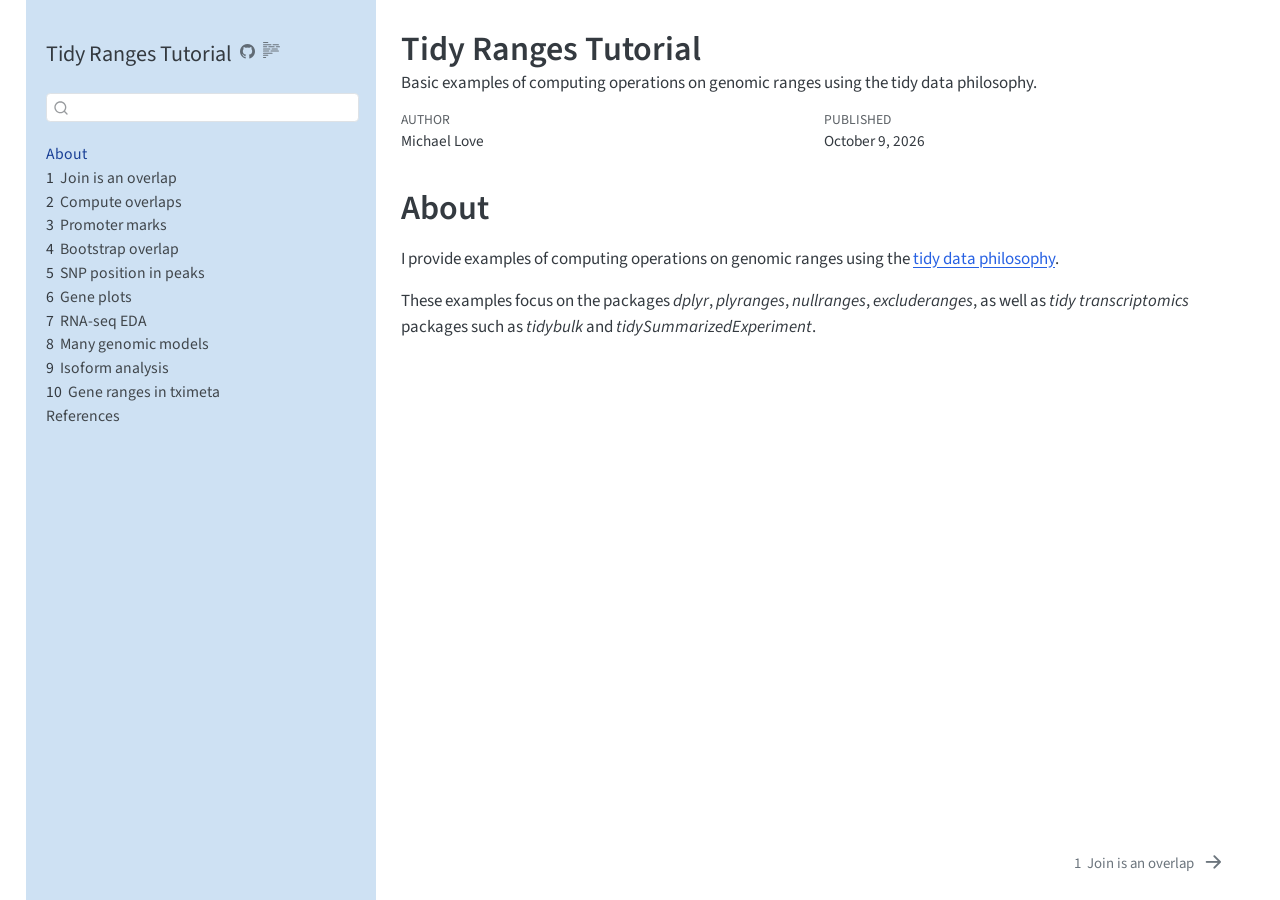
<file: index.html>
<!DOCTYPE html>
<html xmlns="http://www.w3.org/1999/xhtml" lang="en" xml:lang="en"><head>

<meta charset="utf-8">
<meta name="generator" content="quarto-1.8.25">

<meta name="viewport" content="width=device-width, initial-scale=1.0, user-scalable=yes">

<meta name="author" content="Michael Love">
<meta name="dcterms.date" content="2026-10-09">
<meta name="description" content="Basic examples of computing operations on genomic ranges using the tidy data philosophy.">

<title>Tidy Ranges Tutorial</title>
<style>
code{white-space: pre-wrap;}
span.smallcaps{font-variant: small-caps;}
div.columns{display: flex; gap: min(4vw, 1.5em);}
div.column{flex: auto; overflow-x: auto;}
div.hanging-indent{margin-left: 1.5em; text-indent: -1.5em;}
ul.task-list{list-style: none;}
ul.task-list li input[type="checkbox"] {
  width: 0.8em;
  margin: 0 0.8em 0.2em -1em; /* quarto-specific, see https://github.com/quarto-dev/quarto-cli/issues/4556 */ 
  vertical-align: middle;
}
</style>


<script src="site_libs/quarto-nav/quarto-nav.js"></script>
<script src="site_libs/quarto-nav/headroom.min.js"></script>
<script src="site_libs/clipboard/clipboard.min.js"></script>
<script src="site_libs/quarto-search/autocomplete.umd.js"></script>
<script src="site_libs/quarto-search/fuse.min.js"></script>
<script src="site_libs/quarto-search/quarto-search.js"></script>
<meta name="quarto:offset" content="./">
<link href="./join-is-an-overlap.html" rel="next">
<script src="site_libs/quarto-html/quarto.js" type="module"></script>
<script src="site_libs/quarto-html/tabsets/tabsets.js" type="module"></script>
<script src="site_libs/quarto-html/axe/axe-check.js" type="module"></script>
<script src="site_libs/quarto-html/popper.min.js"></script>
<script src="site_libs/quarto-html/tippy.umd.min.js"></script>
<script src="site_libs/quarto-html/anchor.min.js"></script>
<link href="site_libs/quarto-html/tippy.css" rel="stylesheet">
<link href="site_libs/quarto-html/quarto-syntax-highlighting-7b89279ff1a6dce999919e0e67d4d9ec.css" rel="stylesheet" id="quarto-text-highlighting-styles">
<script src="site_libs/bootstrap/bootstrap.min.js"></script>
<link href="site_libs/bootstrap/bootstrap-icons.css" rel="stylesheet">
<link href="site_libs/bootstrap/bootstrap-c6f9d354b36357777b2939029902c182.min.css" rel="stylesheet" append-hash="true" id="quarto-bootstrap" data-mode="light">
<script id="quarto-search-options" type="application/json">{
  "location": "sidebar",
  "copy-button": false,
  "collapse-after": 3,
  "panel-placement": "start",
  "type": "textbox",
  "limit": 50,
  "keyboard-shortcut": [
    "f",
    "/",
    "s"
  ],
  "show-item-context": false,
  "language": {
    "search-no-results-text": "No results",
    "search-matching-documents-text": "matching documents",
    "search-copy-link-title": "Copy link to search",
    "search-hide-matches-text": "Hide additional matches",
    "search-more-match-text": "more match in this document",
    "search-more-matches-text": "more matches in this document",
    "search-clear-button-title": "Clear",
    "search-text-placeholder": "",
    "search-detached-cancel-button-title": "Cancel",
    "search-submit-button-title": "Submit",
    "search-label": "Search"
  }
}</script>


<link rel="stylesheet" href="toc.css">
</head>

<body class="nav-sidebar floating fullcontent quarto-light">

<div id="quarto-search-results"></div>
  <header id="quarto-header" class="headroom fixed-top">
  <nav class="quarto-secondary-nav">
    <div class="container-fluid d-flex">
      <button type="button" class="quarto-btn-toggle btn" data-bs-toggle="collapse" role="button" data-bs-target=".quarto-sidebar-collapse-item" aria-controls="quarto-sidebar" aria-expanded="false" aria-label="Toggle sidebar navigation" onclick="if (window.quartoToggleHeadroom) { window.quartoToggleHeadroom(); }">
        <i class="bi bi-layout-text-sidebar-reverse"></i>
      </button>
        <nav class="quarto-page-breadcrumbs" aria-label="breadcrumb"><ol class="breadcrumb"><li class="breadcrumb-item"><a href="./index.html">About</a></li></ol></nav>
        <a class="flex-grow-1" role="navigation" data-bs-toggle="collapse" data-bs-target=".quarto-sidebar-collapse-item" aria-controls="quarto-sidebar" aria-expanded="false" aria-label="Toggle sidebar navigation" onclick="if (window.quartoToggleHeadroom) { window.quartoToggleHeadroom(); }">      
        </a>
      <button type="button" class="btn quarto-search-button" aria-label="Search" onclick="window.quartoOpenSearch();">
        <i class="bi bi-search"></i>
      </button>
    </div>
  </nav>
</header>
<!-- content -->
<div id="quarto-content" class="quarto-container page-columns page-rows-contents page-layout-article">
<!-- sidebar -->
  <nav id="quarto-sidebar" class="sidebar collapse collapse-horizontal quarto-sidebar-collapse-item sidebar-navigation floating overflow-auto">
    <div class="pt-lg-2 mt-2 text-left sidebar-header sidebar-header-stacked">
      <a href="./index.html" class="sidebar-logo-link">
      </a>
    <div class="sidebar-title mb-0 py-0">
      <a href="./">Tidy Ranges Tutorial</a> 
        <div class="sidebar-tools-main">
    <a href="https://github.com/tidybiology/tidy-ranges-tutorial" title="Source Code" class="quarto-navigation-tool px-1" aria-label="Source Code"><i class="bi bi-github"></i></a>
  <a href="" class="quarto-reader-toggle quarto-navigation-tool px-1" onclick="window.quartoToggleReader(); return false;" title="Toggle reader mode">
  <div class="quarto-reader-toggle-btn">
  <i class="bi"></i>
  </div>
</a>
</div>
    </div>
      </div>
        <div class="mt-2 flex-shrink-0 align-items-center">
        <div class="sidebar-search">
        <div id="quarto-search" class="" title="Search"></div>
        </div>
        </div>
    <div class="sidebar-menu-container"> 
    <ul class="list-unstyled mt-1">
        <li class="sidebar-item">
  <div class="sidebar-item-container"> 
  <a href="./index.html" class="sidebar-item-text sidebar-link active">
 <span class="menu-text">About</span></a>
  </div>
</li>
        <li class="sidebar-item">
  <div class="sidebar-item-container"> 
  <a href="./join-is-an-overlap.html" class="sidebar-item-text sidebar-link">
 <span class="menu-text"><span class="chapter-number">1</span>&nbsp; <span class="chapter-title">Join is an overlap</span></span></a>
  </div>
</li>
        <li class="sidebar-item">
  <div class="sidebar-item-container"> 
  <a href="./compute-overlaps.html" class="sidebar-item-text sidebar-link">
 <span class="menu-text"><span class="chapter-number">2</span>&nbsp; <span class="chapter-title">Compute overlaps</span></span></a>
  </div>
</li>
        <li class="sidebar-item">
  <div class="sidebar-item-container"> 
  <a href="./promoter-marks.html" class="sidebar-item-text sidebar-link">
 <span class="menu-text"><span class="chapter-number">3</span>&nbsp; <span class="chapter-title">Promoter marks</span></span></a>
  </div>
</li>
        <li class="sidebar-item">
  <div class="sidebar-item-container"> 
  <a href="./bootstrap-overlap.html" class="sidebar-item-text sidebar-link">
 <span class="menu-text"><span class="chapter-number">4</span>&nbsp; <span class="chapter-title">Bootstrap overlap</span></span></a>
  </div>
</li>
        <li class="sidebar-item">
  <div class="sidebar-item-container"> 
  <a href="./snp-position-in-peaks.html" class="sidebar-item-text sidebar-link">
 <span class="menu-text"><span class="chapter-number">5</span>&nbsp; <span class="chapter-title">SNP position in peaks</span></span></a>
  </div>
</li>
        <li class="sidebar-item">
  <div class="sidebar-item-container"> 
  <a href="./gene-plots.html" class="sidebar-item-text sidebar-link">
 <span class="menu-text"><span class="chapter-number">6</span>&nbsp; <span class="chapter-title">Gene plots</span></span></a>
  </div>
</li>
        <li class="sidebar-item">
  <div class="sidebar-item-container"> 
  <a href="./rna-seq-eda.html" class="sidebar-item-text sidebar-link">
 <span class="menu-text"><span class="chapter-number">7</span>&nbsp; <span class="chapter-title">RNA-seq EDA</span></span></a>
  </div>
</li>
        <li class="sidebar-item">
  <div class="sidebar-item-container"> 
  <a href="./many-genomic-models.html" class="sidebar-item-text sidebar-link">
 <span class="menu-text"><span class="chapter-number">8</span>&nbsp; <span class="chapter-title">Many genomic models</span></span></a>
  </div>
</li>
        <li class="sidebar-item">
  <div class="sidebar-item-container"> 
  <a href="./isoform-analysis.html" class="sidebar-item-text sidebar-link">
 <span class="menu-text"><span class="chapter-number">9</span>&nbsp; <span class="chapter-title">Isoform analysis</span></span></a>
  </div>
</li>
        <li class="sidebar-item">
  <div class="sidebar-item-container"> 
  <a href="./tximeta-gene-range.html" class="sidebar-item-text sidebar-link">
 <span class="menu-text"><span class="chapter-number">10</span>&nbsp; <span class="chapter-title">Gene ranges in tximeta</span></span></a>
  </div>
</li>
        <li class="sidebar-item">
  <div class="sidebar-item-container"> 
  <a href="./references.html" class="sidebar-item-text sidebar-link">
 <span class="menu-text">References</span></a>
  </div>
</li>
    </ul>
    </div>
</nav>
<div id="quarto-sidebar-glass" class="quarto-sidebar-collapse-item" data-bs-toggle="collapse" data-bs-target=".quarto-sidebar-collapse-item"></div>
<!-- margin-sidebar -->
    
<!-- main -->
<main class="content" id="quarto-document-content">

<header id="title-block-header" class="quarto-title-block default">
<div class="quarto-title">
<h1 class="title">Tidy Ranges Tutorial</h1>
</div>

<div>
  <div class="description">
    Basic examples of computing operations on genomic ranges using the tidy data philosophy.
  </div>
</div>


<div class="quarto-title-meta">

    <div>
    <div class="quarto-title-meta-heading">Author</div>
    <div class="quarto-title-meta-contents">
             <p>Michael Love </p>
          </div>
  </div>
    
    <div>
    <div class="quarto-title-meta-heading">Published</div>
    <div class="quarto-title-meta-contents">
      <p class="date">October 9, 2026</p>
    </div>
  </div>
  
    
  </div>
  


</header>


<section id="about" class="level1 unnumbered">
<h1 class="unnumbered">About</h1>
<p>I provide examples of computing operations on genomic ranges using the <a href="https://tidyr.tidyverse.org/articles/tidy-data.html">tidy data philosophy</a>.</p>
<p>These examples focus on the packages <em>dplyr</em>, <em>plyranges</em>, <em>nullranges</em>, <em>excluderanges</em>, as well as <em>tidy transcriptomics</em> packages such as <em>tidybulk</em> and <em>tidySummarizedExperiment</em>.</p>


</section>

</main> <!-- /main -->
<script id="quarto-html-after-body" type="application/javascript">
  window.document.addEventListener("DOMContentLoaded", function (event) {
    const icon = "";
    const anchorJS = new window.AnchorJS();
    anchorJS.options = {
      placement: 'right',
      icon: icon
    };
    anchorJS.add('.anchored');
    const isCodeAnnotation = (el) => {
      for (const clz of el.classList) {
        if (clz.startsWith('code-annotation-')) {                     
          return true;
        }
      }
      return false;
    }
    const onCopySuccess = function(e) {
      // button target
      const button = e.trigger;
      // don't keep focus
      button.blur();
      // flash "checked"
      button.classList.add('code-copy-button-checked');
      var currentTitle = button.getAttribute("title");
      button.setAttribute("title", "Copied!");
      let tooltip;
      if (window.bootstrap) {
        button.setAttribute("data-bs-toggle", "tooltip");
        button.setAttribute("data-bs-placement", "left");
        button.setAttribute("data-bs-title", "Copied!");
        tooltip = new bootstrap.Tooltip(button, 
          { trigger: "manual", 
            customClass: "code-copy-button-tooltip",
            offset: [0, -8]});
        tooltip.show();    
      }
      setTimeout(function() {
        if (tooltip) {
          tooltip.hide();
          button.removeAttribute("data-bs-title");
          button.removeAttribute("data-bs-toggle");
          button.removeAttribute("data-bs-placement");
        }
        button.setAttribute("title", currentTitle);
        button.classList.remove('code-copy-button-checked');
      }, 1000);
      // clear code selection
      e.clearSelection();
    }
    const getTextToCopy = function(trigger) {
      const outerScaffold = trigger.parentElement.cloneNode(true);
      const codeEl = outerScaffold.querySelector('code');
      for (const childEl of codeEl.children) {
        if (isCodeAnnotation(childEl)) {
          childEl.remove();
        }
      }
      return codeEl.innerText;
    }
    const clipboard = new window.ClipboardJS('.code-copy-button:not([data-in-quarto-modal])', {
      text: getTextToCopy
    });
    clipboard.on('success', onCopySuccess);
    if (window.document.getElementById('quarto-embedded-source-code-modal')) {
      const clipboardModal = new window.ClipboardJS('.code-copy-button[data-in-quarto-modal]', {
        text: getTextToCopy,
        container: window.document.getElementById('quarto-embedded-source-code-modal')
      });
      clipboardModal.on('success', onCopySuccess);
    }
      var localhostRegex = new RegExp(/^(?:http|https):\/\/localhost\:?[0-9]*\//);
      var mailtoRegex = new RegExp(/^mailto:/);
        var filterRegex = new RegExp('/' + window.location.host + '/');
      var isInternal = (href) => {
          return filterRegex.test(href) || localhostRegex.test(href) || mailtoRegex.test(href);
      }
      // Inspect non-navigation links and adorn them if external
     var links = window.document.querySelectorAll('a[href]:not(.nav-link):not(.navbar-brand):not(.toc-action):not(.sidebar-link):not(.sidebar-item-toggle):not(.pagination-link):not(.no-external):not([aria-hidden]):not(.dropdown-item):not(.quarto-navigation-tool):not(.about-link)');
      for (var i=0; i<links.length; i++) {
        const link = links[i];
        if (!isInternal(link.href)) {
          // undo the damage that might have been done by quarto-nav.js in the case of
          // links that we want to consider external
          if (link.dataset.originalHref !== undefined) {
            link.href = link.dataset.originalHref;
          }
        }
      }
    function tippyHover(el, contentFn, onTriggerFn, onUntriggerFn) {
      const config = {
        allowHTML: true,
        maxWidth: 500,
        delay: 100,
        arrow: false,
        appendTo: function(el) {
            return el.parentElement;
        },
        interactive: true,
        interactiveBorder: 10,
        theme: 'quarto',
        placement: 'bottom-start',
      };
      if (contentFn) {
        config.content = contentFn;
      }
      if (onTriggerFn) {
        config.onTrigger = onTriggerFn;
      }
      if (onUntriggerFn) {
        config.onUntrigger = onUntriggerFn;
      }
      window.tippy(el, config); 
    }
    const noterefs = window.document.querySelectorAll('a[role="doc-noteref"]');
    for (var i=0; i<noterefs.length; i++) {
      const ref = noterefs[i];
      tippyHover(ref, function() {
        // use id or data attribute instead here
        let href = ref.getAttribute('data-footnote-href') || ref.getAttribute('href');
        try { href = new URL(href).hash; } catch {}
        const id = href.replace(/^#\/?/, "");
        const note = window.document.getElementById(id);
        if (note) {
          return note.innerHTML;
        } else {
          return "";
        }
      });
    }
    const xrefs = window.document.querySelectorAll('a.quarto-xref');
    const processXRef = (id, note) => {
      // Strip column container classes
      const stripColumnClz = (el) => {
        el.classList.remove("page-full", "page-columns");
        if (el.children) {
          for (const child of el.children) {
            stripColumnClz(child);
          }
        }
      }
      stripColumnClz(note)
      if (id === null || id.startsWith('sec-')) {
        // Special case sections, only their first couple elements
        const container = document.createElement("div");
        if (note.children && note.children.length > 2) {
          container.appendChild(note.children[0].cloneNode(true));
          for (let i = 1; i < note.children.length; i++) {
            const child = note.children[i];
            if (child.tagName === "P" && child.innerText === "") {
              continue;
            } else {
              container.appendChild(child.cloneNode(true));
              break;
            }
          }
          if (window.Quarto?.typesetMath) {
            window.Quarto.typesetMath(container);
          }
          return container.innerHTML
        } else {
          if (window.Quarto?.typesetMath) {
            window.Quarto.typesetMath(note);
          }
          return note.innerHTML;
        }
      } else {
        // Remove any anchor links if they are present
        const anchorLink = note.querySelector('a.anchorjs-link');
        if (anchorLink) {
          anchorLink.remove();
        }
        if (window.Quarto?.typesetMath) {
          window.Quarto.typesetMath(note);
        }
        if (note.classList.contains("callout")) {
          return note.outerHTML;
        } else {
          return note.innerHTML;
        }
      }
    }
    for (var i=0; i<xrefs.length; i++) {
      const xref = xrefs[i];
      tippyHover(xref, undefined, function(instance) {
        instance.disable();
        let url = xref.getAttribute('href');
        let hash = undefined; 
        if (url.startsWith('#')) {
          hash = url;
        } else {
          try { hash = new URL(url).hash; } catch {}
        }
        if (hash) {
          const id = hash.replace(/^#\/?/, "");
          const note = window.document.getElementById(id);
          if (note !== null) {
            try {
              const html = processXRef(id, note.cloneNode(true));
              instance.setContent(html);
            } finally {
              instance.enable();
              instance.show();
            }
          } else {
            // See if we can fetch this
            fetch(url.split('#')[0])
            .then(res => res.text())
            .then(html => {
              const parser = new DOMParser();
              const htmlDoc = parser.parseFromString(html, "text/html");
              const note = htmlDoc.getElementById(id);
              if (note !== null) {
                const html = processXRef(id, note);
                instance.setContent(html);
              } 
            }).finally(() => {
              instance.enable();
              instance.show();
            });
          }
        } else {
          // See if we can fetch a full url (with no hash to target)
          // This is a special case and we should probably do some content thinning / targeting
          fetch(url)
          .then(res => res.text())
          .then(html => {
            const parser = new DOMParser();
            const htmlDoc = parser.parseFromString(html, "text/html");
            const note = htmlDoc.querySelector('main.content');
            if (note !== null) {
              // This should only happen for chapter cross references
              // (since there is no id in the URL)
              // remove the first header
              if (note.children.length > 0 && note.children[0].tagName === "HEADER") {
                note.children[0].remove();
              }
              const html = processXRef(null, note);
              instance.setContent(html);
            } 
          }).finally(() => {
            instance.enable();
            instance.show();
          });
        }
      }, function(instance) {
      });
    }
        let selectedAnnoteEl;
        const selectorForAnnotation = ( cell, annotation) => {
          let cellAttr = 'data-code-cell="' + cell + '"';
          let lineAttr = 'data-code-annotation="' +  annotation + '"';
          const selector = 'span[' + cellAttr + '][' + lineAttr + ']';
          return selector;
        }
        const selectCodeLines = (annoteEl) => {
          const doc = window.document;
          const targetCell = annoteEl.getAttribute("data-target-cell");
          const targetAnnotation = annoteEl.getAttribute("data-target-annotation");
          const annoteSpan = window.document.querySelector(selectorForAnnotation(targetCell, targetAnnotation));
          const lines = annoteSpan.getAttribute("data-code-lines").split(",");
          const lineIds = lines.map((line) => {
            return targetCell + "-" + line;
          })
          let top = null;
          let height = null;
          let parent = null;
          if (lineIds.length > 0) {
              //compute the position of the single el (top and bottom and make a div)
              const el = window.document.getElementById(lineIds[0]);
              top = el.offsetTop;
              height = el.offsetHeight;
              parent = el.parentElement.parentElement;
            if (lineIds.length > 1) {
              const lastEl = window.document.getElementById(lineIds[lineIds.length - 1]);
              const bottom = lastEl.offsetTop + lastEl.offsetHeight;
              height = bottom - top;
            }
            if (top !== null && height !== null && parent !== null) {
              // cook up a div (if necessary) and position it 
              let div = window.document.getElementById("code-annotation-line-highlight");
              if (div === null) {
                div = window.document.createElement("div");
                div.setAttribute("id", "code-annotation-line-highlight");
                div.style.position = 'absolute';
                parent.appendChild(div);
              }
              div.style.top = top - 2 + "px";
              div.style.height = height + 4 + "px";
              div.style.left = 0;
              let gutterDiv = window.document.getElementById("code-annotation-line-highlight-gutter");
              if (gutterDiv === null) {
                gutterDiv = window.document.createElement("div");
                gutterDiv.setAttribute("id", "code-annotation-line-highlight-gutter");
                gutterDiv.style.position = 'absolute';
                const codeCell = window.document.getElementById(targetCell);
                const gutter = codeCell.querySelector('.code-annotation-gutter');
                gutter.appendChild(gutterDiv);
              }
              gutterDiv.style.top = top - 2 + "px";
              gutterDiv.style.height = height + 4 + "px";
            }
            selectedAnnoteEl = annoteEl;
          }
        };
        const unselectCodeLines = () => {
          const elementsIds = ["code-annotation-line-highlight", "code-annotation-line-highlight-gutter"];
          elementsIds.forEach((elId) => {
            const div = window.document.getElementById(elId);
            if (div) {
              div.remove();
            }
          });
          selectedAnnoteEl = undefined;
        };
          // Handle positioning of the toggle
      window.addEventListener(
        "resize",
        throttle(() => {
          elRect = undefined;
          if (selectedAnnoteEl) {
            selectCodeLines(selectedAnnoteEl);
          }
        }, 10)
      );
      function throttle(fn, ms) {
      let throttle = false;
      let timer;
        return (...args) => {
          if(!throttle) { // first call gets through
              fn.apply(this, args);
              throttle = true;
          } else { // all the others get throttled
              if(timer) clearTimeout(timer); // cancel #2
              timer = setTimeout(() => {
                fn.apply(this, args);
                timer = throttle = false;
              }, ms);
          }
        };
      }
        // Attach click handler to the DT
        const annoteDls = window.document.querySelectorAll('dt[data-target-cell]');
        for (const annoteDlNode of annoteDls) {
          annoteDlNode.addEventListener('click', (event) => {
            const clickedEl = event.target;
            if (clickedEl !== selectedAnnoteEl) {
              unselectCodeLines();
              const activeEl = window.document.querySelector('dt[data-target-cell].code-annotation-active');
              if (activeEl) {
                activeEl.classList.remove('code-annotation-active');
              }
              selectCodeLines(clickedEl);
              clickedEl.classList.add('code-annotation-active');
            } else {
              // Unselect the line
              unselectCodeLines();
              clickedEl.classList.remove('code-annotation-active');
            }
          });
        }
    const findCites = (el) => {
      const parentEl = el.parentElement;
      if (parentEl) {
        const cites = parentEl.dataset.cites;
        if (cites) {
          return {
            el,
            cites: cites.split(' ')
          };
        } else {
          return findCites(el.parentElement)
        }
      } else {
        return undefined;
      }
    };
    var bibliorefs = window.document.querySelectorAll('a[role="doc-biblioref"]');
    for (var i=0; i<bibliorefs.length; i++) {
      const ref = bibliorefs[i];
      const citeInfo = findCites(ref);
      if (citeInfo) {
        tippyHover(citeInfo.el, function() {
          var popup = window.document.createElement('div');
          citeInfo.cites.forEach(function(cite) {
            var citeDiv = window.document.createElement('div');
            citeDiv.classList.add('hanging-indent');
            citeDiv.classList.add('csl-entry');
            var biblioDiv = window.document.getElementById('ref-' + cite);
            if (biblioDiv) {
              citeDiv.innerHTML = biblioDiv.innerHTML;
            }
            popup.appendChild(citeDiv);
          });
          return popup.innerHTML;
        });
      }
    }
  });
  </script>
<nav class="page-navigation">
  <div class="nav-page nav-page-previous">
  </div>
  <div class="nav-page nav-page-next">
      <a href="./join-is-an-overlap.html" class="pagination-link" aria-label="Join is an overlap">
        <span class="nav-page-text"><span class="chapter-number">1</span>&nbsp; <span class="chapter-title">Join is an overlap</span></span> <i class="bi bi-arrow-right-short"></i>
      </a>
  </div>
</nav>
</div> <!-- /content -->




</body></html>
</file>
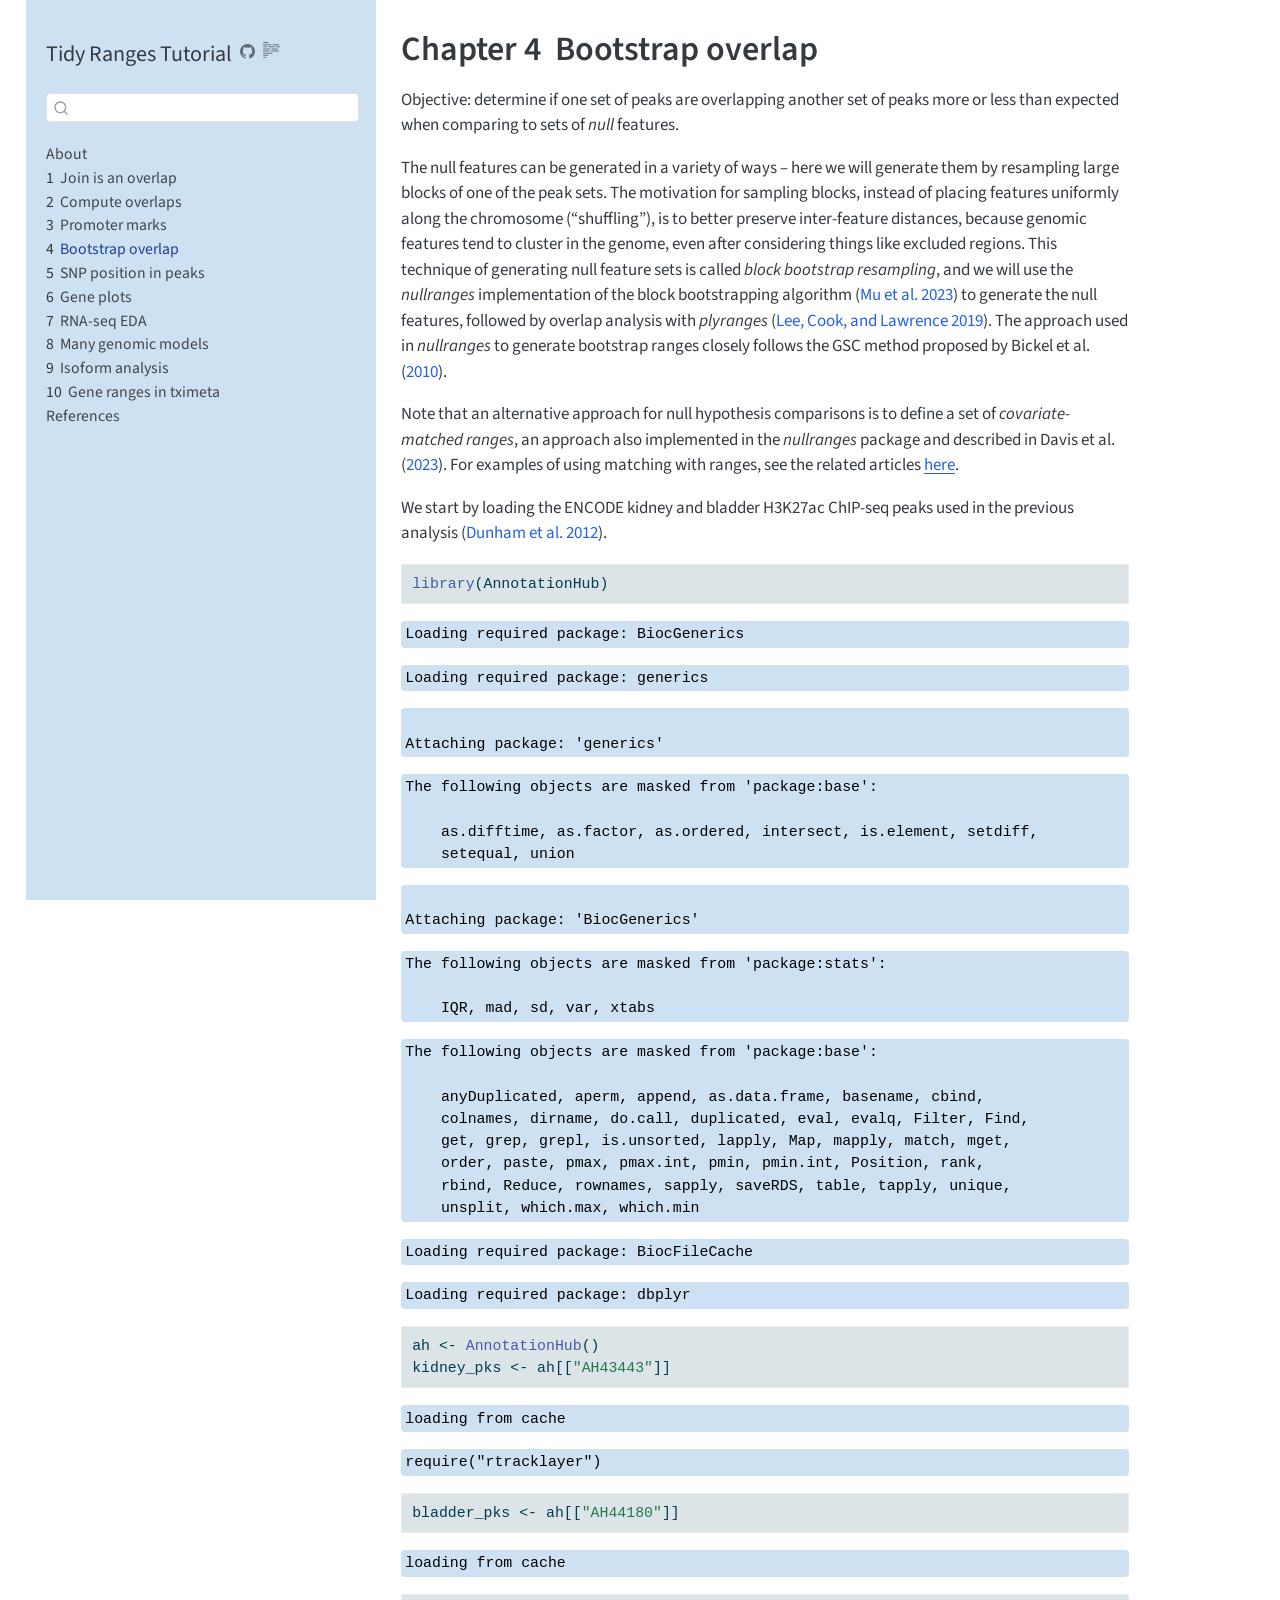
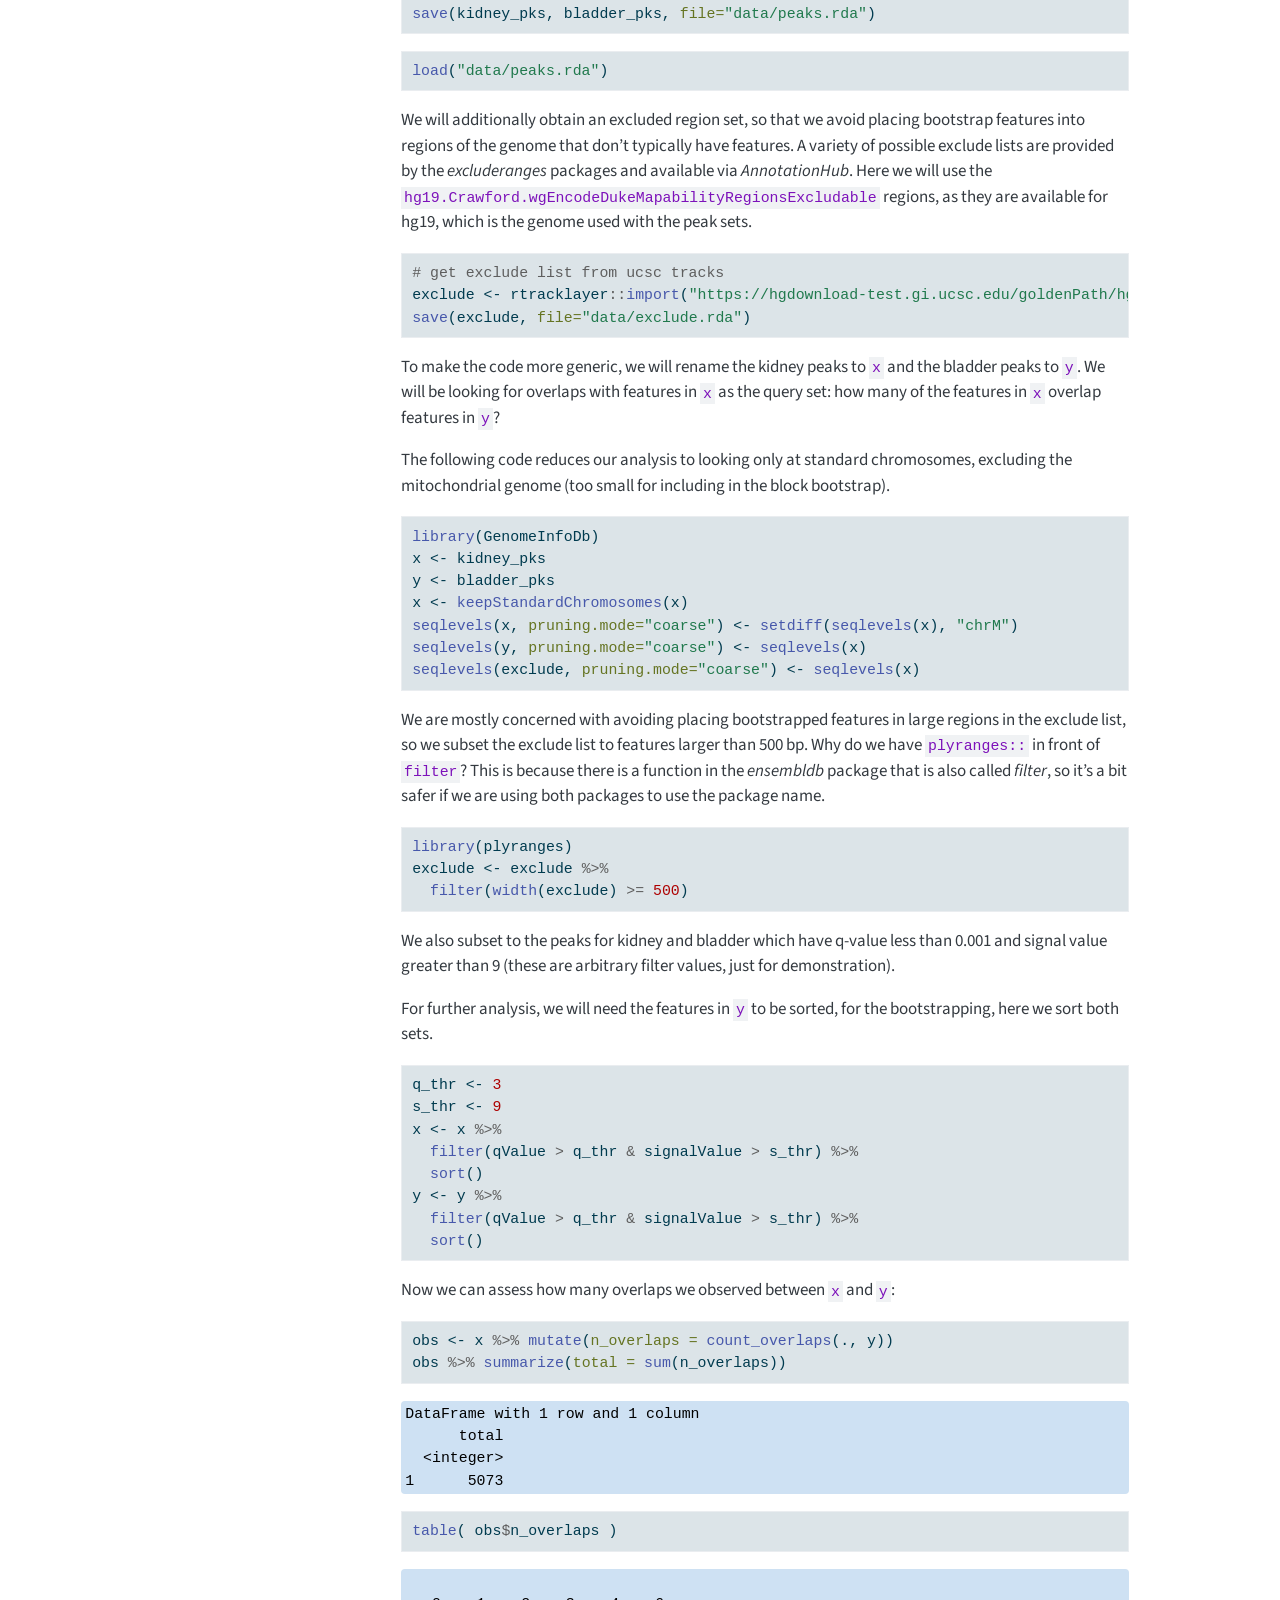
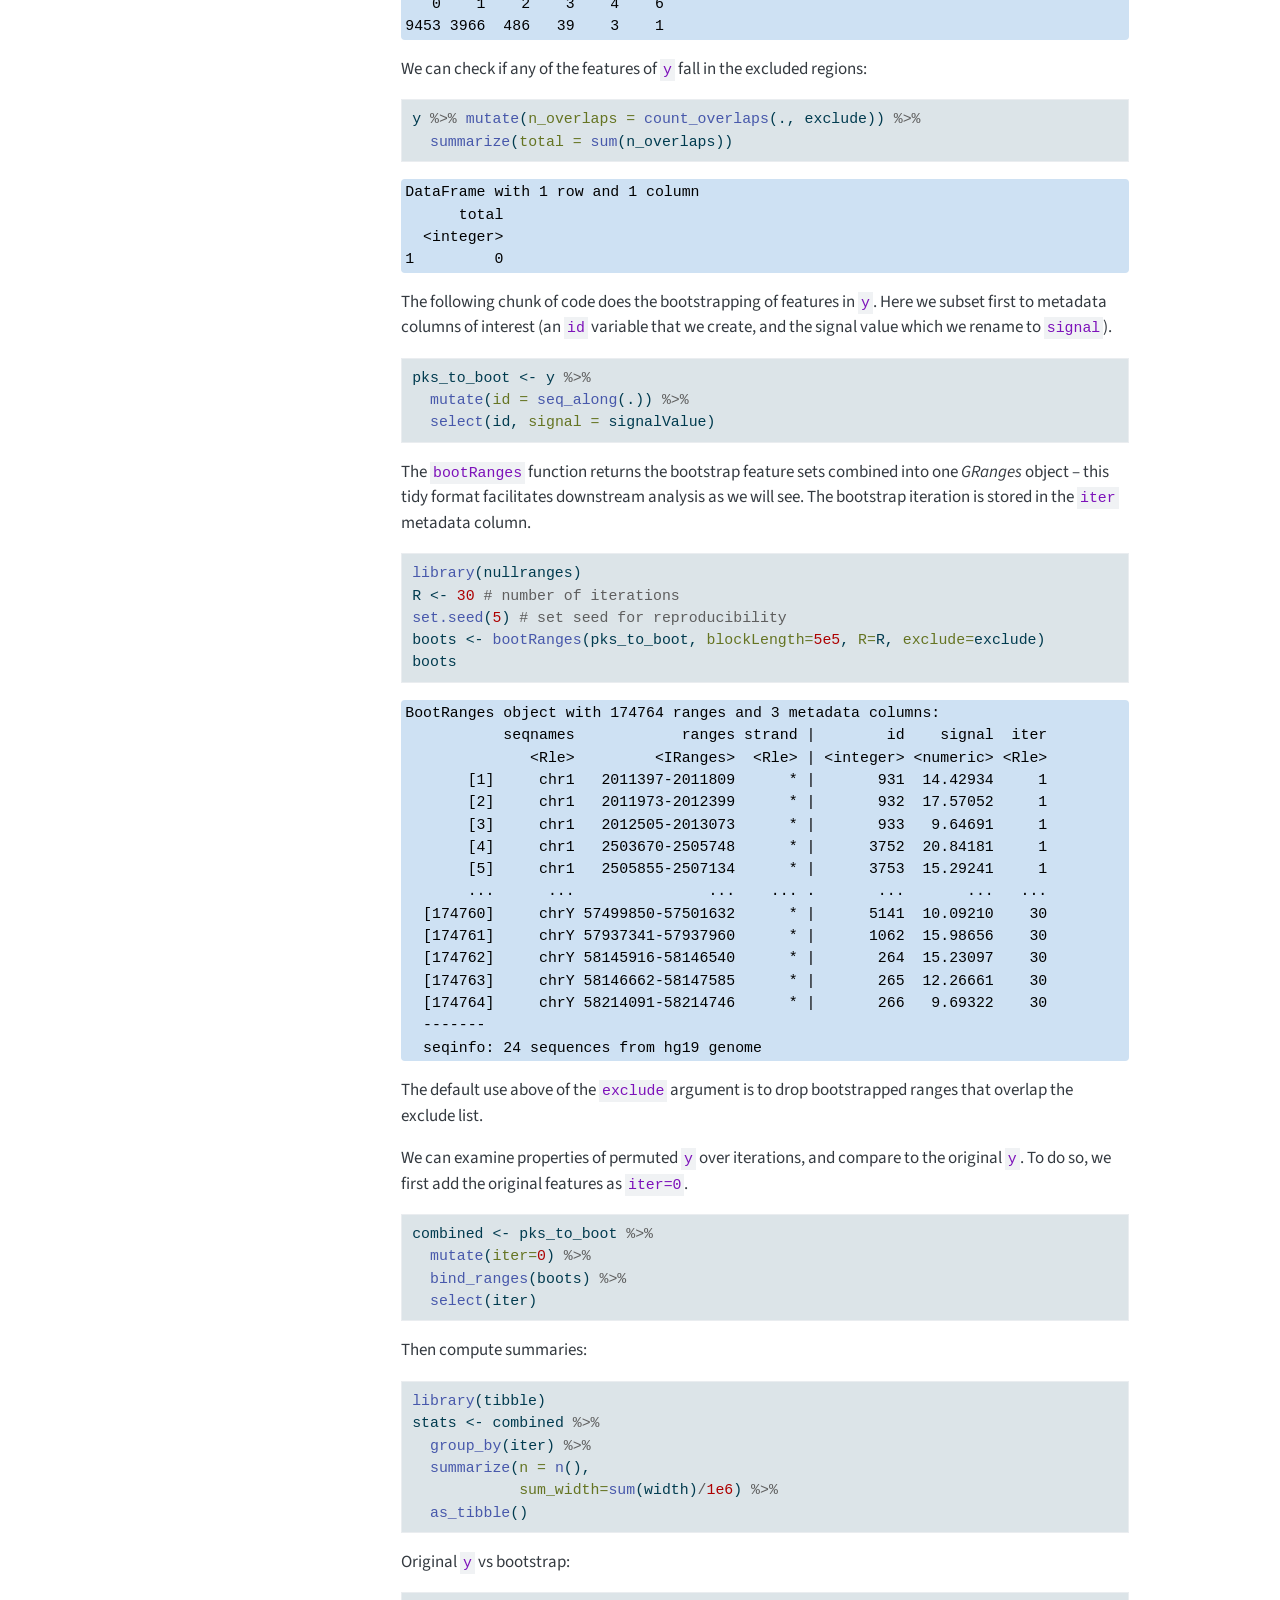
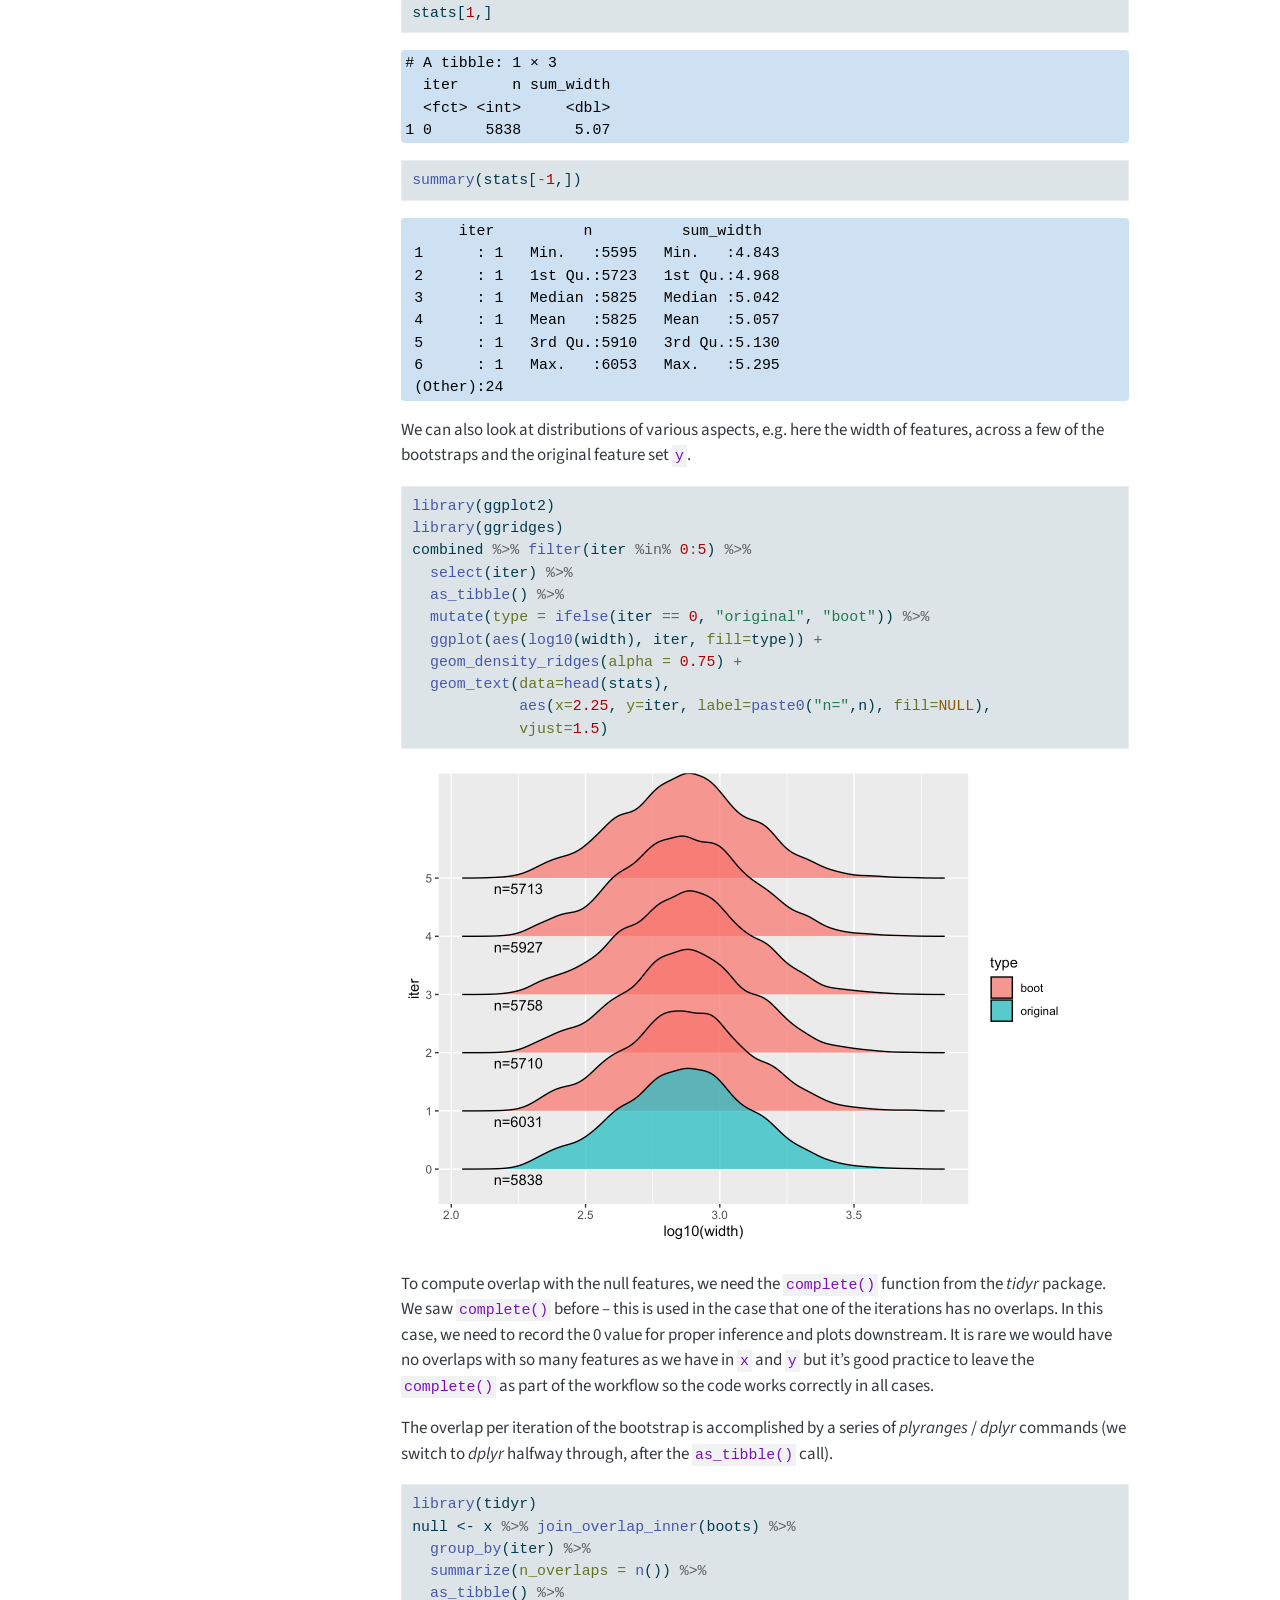
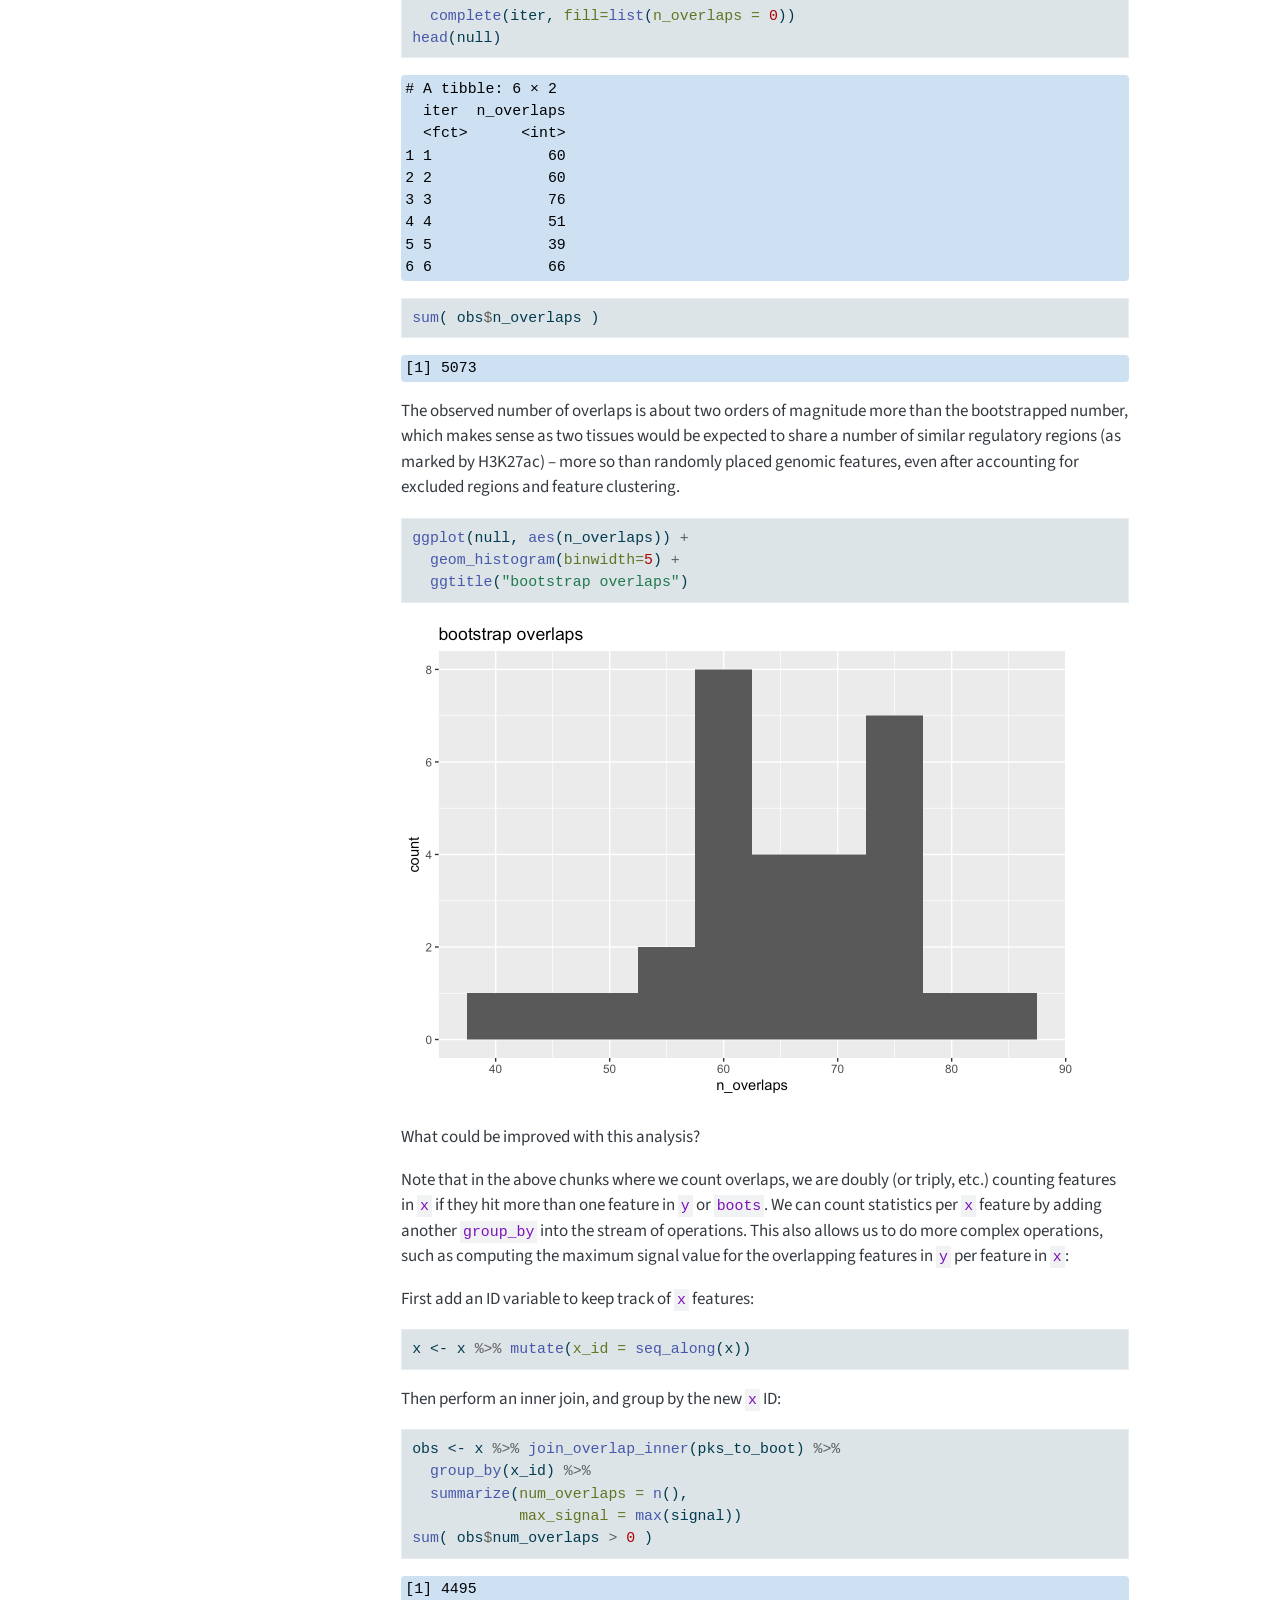
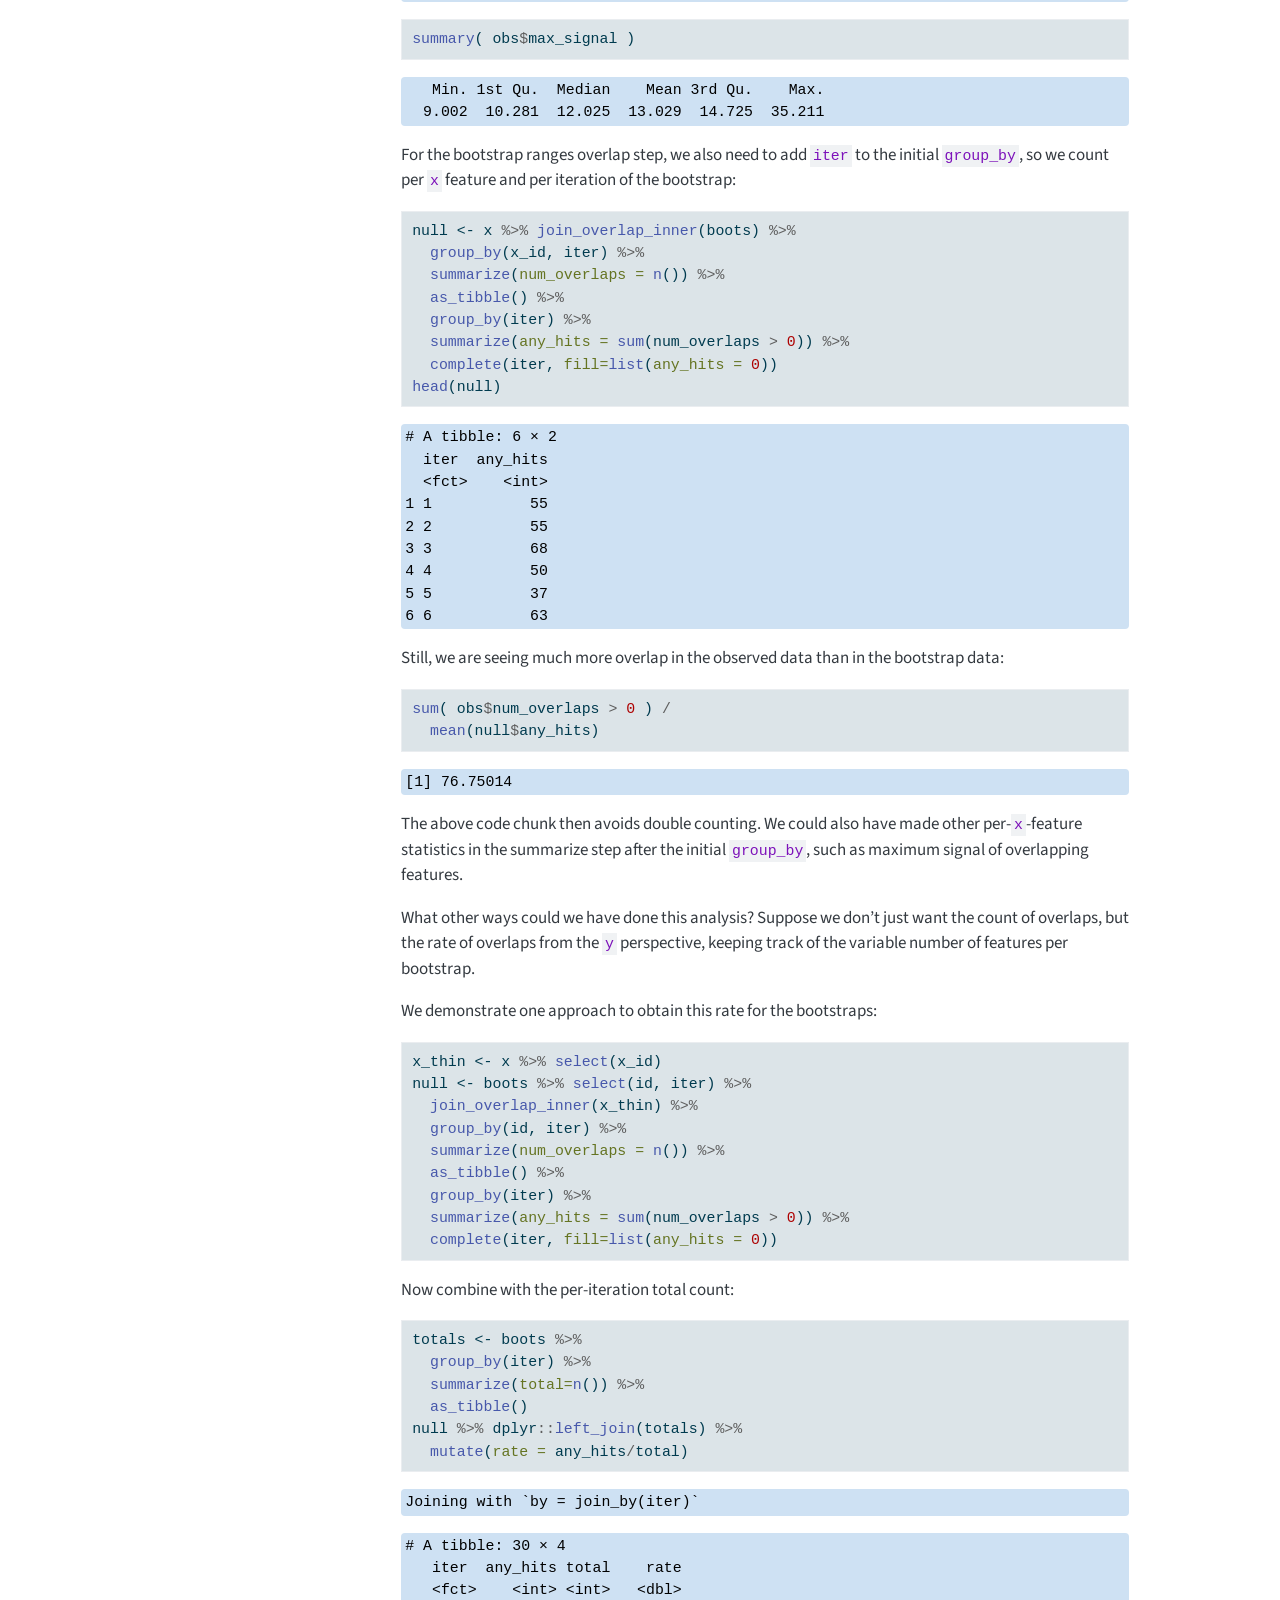
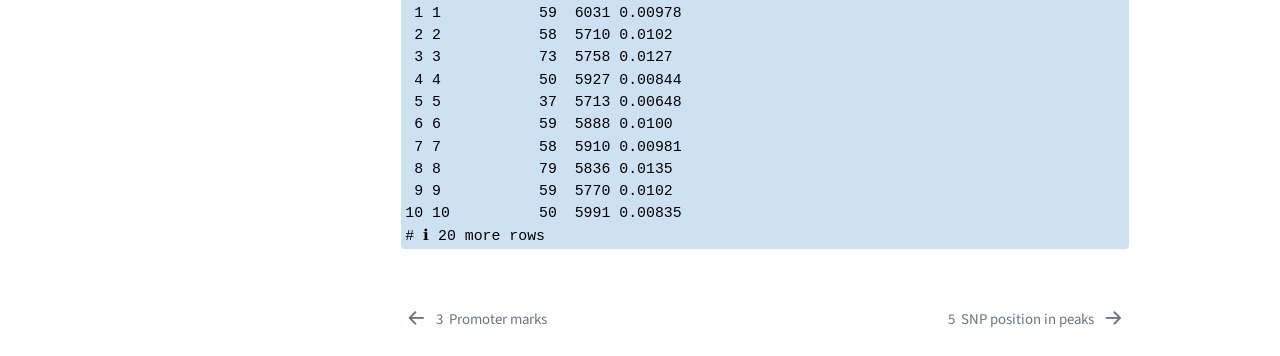
<file: bootstrap-overlap.html>
<!DOCTYPE html>
<html xmlns="http://www.w3.org/1999/xhtml" lang="en" xml:lang="en"><head>

<meta charset="utf-8">
<meta name="generator" content="quarto-1.8.25">

<meta name="viewport" content="width=device-width, initial-scale=1.0, user-scalable=yes">

<meta name="description" content="Basic examples of computing operations on genomic ranges using the tidy data philosophy.">

<title>4&nbsp; Bootstrap overlap – Tidy Ranges Tutorial</title>
<style>
code{white-space: pre-wrap;}
span.smallcaps{font-variant: small-caps;}
div.columns{display: flex; gap: min(4vw, 1.5em);}
div.column{flex: auto; overflow-x: auto;}
div.hanging-indent{margin-left: 1.5em; text-indent: -1.5em;}
ul.task-list{list-style: none;}
ul.task-list li input[type="checkbox"] {
  width: 0.8em;
  margin: 0 0.8em 0.2em -1em; /* quarto-specific, see https://github.com/quarto-dev/quarto-cli/issues/4556 */ 
  vertical-align: middle;
}
/* CSS for syntax highlighting */
html { -webkit-text-size-adjust: 100%; }
pre > code.sourceCode { white-space: pre; position: relative; }
pre > code.sourceCode > span { display: inline-block; line-height: 1.25; }
pre > code.sourceCode > span:empty { height: 1.2em; }
.sourceCode { overflow: visible; }
code.sourceCode > span { color: inherit; text-decoration: inherit; }
div.sourceCode { margin: 1em 0; }
pre.sourceCode { margin: 0; }
@media screen {
div.sourceCode { overflow: auto; }
}
@media print {
pre > code.sourceCode { white-space: pre-wrap; }
pre > code.sourceCode > span { text-indent: -5em; padding-left: 5em; }
}
pre.numberSource code
  { counter-reset: source-line 0; }
pre.numberSource code > span
  { position: relative; left: -4em; counter-increment: source-line; }
pre.numberSource code > span > a:first-child::before
  { content: counter(source-line);
    position: relative; left: -1em; text-align: right; vertical-align: baseline;
    border: none; display: inline-block;
    -webkit-touch-callout: none; -webkit-user-select: none;
    -khtml-user-select: none; -moz-user-select: none;
    -ms-user-select: none; user-select: none;
    padding: 0 4px; width: 4em;
  }
pre.numberSource { margin-left: 3em;  padding-left: 4px; }
div.sourceCode
  {   }
@media screen {
pre > code.sourceCode > span > a:first-child::before { text-decoration: underline; }
}
/* CSS for citations */
div.csl-bib-body { }
div.csl-entry {
  clear: both;
  margin-bottom: 0em;
}
.hanging-indent div.csl-entry {
  margin-left:2em;
  text-indent:-2em;
}
div.csl-left-margin {
  min-width:2em;
  float:left;
}
div.csl-right-inline {
  margin-left:2em;
  padding-left:1em;
}
div.csl-indent {
  margin-left: 2em;
}</style>


<script src="site_libs/quarto-nav/quarto-nav.js"></script>
<script src="site_libs/quarto-nav/headroom.min.js"></script>
<script src="site_libs/clipboard/clipboard.min.js"></script>
<script src="site_libs/quarto-search/autocomplete.umd.js"></script>
<script src="site_libs/quarto-search/fuse.min.js"></script>
<script src="site_libs/quarto-search/quarto-search.js"></script>
<meta name="quarto:offset" content="./">
<link href="./snp-position-in-peaks.html" rel="next">
<link href="./promoter-marks.html" rel="prev">
<script src="site_libs/quarto-html/quarto.js" type="module"></script>
<script src="site_libs/quarto-html/tabsets/tabsets.js" type="module"></script>
<script src="site_libs/quarto-html/axe/axe-check.js" type="module"></script>
<script src="site_libs/quarto-html/popper.min.js"></script>
<script src="site_libs/quarto-html/tippy.umd.min.js"></script>
<script src="site_libs/quarto-html/anchor.min.js"></script>
<link href="site_libs/quarto-html/tippy.css" rel="stylesheet">
<link href="site_libs/quarto-html/quarto-syntax-highlighting-7b89279ff1a6dce999919e0e67d4d9ec.css" rel="stylesheet" id="quarto-text-highlighting-styles">
<script src="site_libs/bootstrap/bootstrap.min.js"></script>
<link href="site_libs/bootstrap/bootstrap-icons.css" rel="stylesheet">
<link href="site_libs/bootstrap/bootstrap-c6f9d354b36357777b2939029902c182.min.css" rel="stylesheet" append-hash="true" id="quarto-bootstrap" data-mode="light">
<script id="quarto-search-options" type="application/json">{
  "location": "sidebar",
  "copy-button": false,
  "collapse-after": 3,
  "panel-placement": "start",
  "type": "textbox",
  "limit": 50,
  "keyboard-shortcut": [
    "f",
    "/",
    "s"
  ],
  "show-item-context": false,
  "language": {
    "search-no-results-text": "No results",
    "search-matching-documents-text": "matching documents",
    "search-copy-link-title": "Copy link to search",
    "search-hide-matches-text": "Hide additional matches",
    "search-more-match-text": "more match in this document",
    "search-more-matches-text": "more matches in this document",
    "search-clear-button-title": "Clear",
    "search-text-placeholder": "",
    "search-detached-cancel-button-title": "Cancel",
    "search-submit-button-title": "Submit",
    "search-label": "Search"
  }
}</script>


<link rel="stylesheet" href="toc.css">
</head>

<body class="nav-sidebar floating quarto-light">

<div id="quarto-search-results"></div>
  <header id="quarto-header" class="headroom fixed-top">
  <nav class="quarto-secondary-nav">
    <div class="container-fluid d-flex">
      <button type="button" class="quarto-btn-toggle btn" data-bs-toggle="collapse" role="button" data-bs-target=".quarto-sidebar-collapse-item" aria-controls="quarto-sidebar" aria-expanded="false" aria-label="Toggle sidebar navigation" onclick="if (window.quartoToggleHeadroom) { window.quartoToggleHeadroom(); }">
        <i class="bi bi-layout-text-sidebar-reverse"></i>
      </button>
        <nav class="quarto-page-breadcrumbs" aria-label="breadcrumb"><ol class="breadcrumb"><li class="breadcrumb-item"><a href="./bootstrap-overlap.html"><span class="chapter-number">4</span>&nbsp; <span class="chapter-title">Bootstrap overlap</span></a></li></ol></nav>
        <a class="flex-grow-1" role="navigation" data-bs-toggle="collapse" data-bs-target=".quarto-sidebar-collapse-item" aria-controls="quarto-sidebar" aria-expanded="false" aria-label="Toggle sidebar navigation" onclick="if (window.quartoToggleHeadroom) { window.quartoToggleHeadroom(); }">      
        </a>
      <button type="button" class="btn quarto-search-button" aria-label="Search" onclick="window.quartoOpenSearch();">
        <i class="bi bi-search"></i>
      </button>
    </div>
  </nav>
</header>
<!-- content -->
<div id="quarto-content" class="quarto-container page-columns page-rows-contents page-layout-article">
<!-- sidebar -->
  <nav id="quarto-sidebar" class="sidebar collapse collapse-horizontal quarto-sidebar-collapse-item sidebar-navigation floating overflow-auto">
    <div class="pt-lg-2 mt-2 text-left sidebar-header sidebar-header-stacked">
      <a href="./index.html" class="sidebar-logo-link">
      </a>
    <div class="sidebar-title mb-0 py-0">
      <a href="./">Tidy Ranges Tutorial</a> 
        <div class="sidebar-tools-main">
    <a href="https://github.com/tidybiology/tidy-ranges-tutorial" title="Source Code" class="quarto-navigation-tool px-1" aria-label="Source Code"><i class="bi bi-github"></i></a>
  <a href="" class="quarto-reader-toggle quarto-navigation-tool px-1" onclick="window.quartoToggleReader(); return false;" title="Toggle reader mode">
  <div class="quarto-reader-toggle-btn">
  <i class="bi"></i>
  </div>
</a>
</div>
    </div>
      </div>
        <div class="mt-2 flex-shrink-0 align-items-center">
        <div class="sidebar-search">
        <div id="quarto-search" class="" title="Search"></div>
        </div>
        </div>
    <div class="sidebar-menu-container"> 
    <ul class="list-unstyled mt-1">
        <li class="sidebar-item">
  <div class="sidebar-item-container"> 
  <a href="./index.html" class="sidebar-item-text sidebar-link">
 <span class="menu-text">About</span></a>
  </div>
</li>
        <li class="sidebar-item">
  <div class="sidebar-item-container"> 
  <a href="./join-is-an-overlap.html" class="sidebar-item-text sidebar-link">
 <span class="menu-text"><span class="chapter-number">1</span>&nbsp; <span class="chapter-title">Join is an overlap</span></span></a>
  </div>
</li>
        <li class="sidebar-item">
  <div class="sidebar-item-container"> 
  <a href="./compute-overlaps.html" class="sidebar-item-text sidebar-link">
 <span class="menu-text"><span class="chapter-number">2</span>&nbsp; <span class="chapter-title">Compute overlaps</span></span></a>
  </div>
</li>
        <li class="sidebar-item">
  <div class="sidebar-item-container"> 
  <a href="./promoter-marks.html" class="sidebar-item-text sidebar-link">
 <span class="menu-text"><span class="chapter-number">3</span>&nbsp; <span class="chapter-title">Promoter marks</span></span></a>
  </div>
</li>
        <li class="sidebar-item">
  <div class="sidebar-item-container"> 
  <a href="./bootstrap-overlap.html" class="sidebar-item-text sidebar-link active">
 <span class="menu-text"><span class="chapter-number">4</span>&nbsp; <span class="chapter-title">Bootstrap overlap</span></span></a>
  </div>
</li>
        <li class="sidebar-item">
  <div class="sidebar-item-container"> 
  <a href="./snp-position-in-peaks.html" class="sidebar-item-text sidebar-link">
 <span class="menu-text"><span class="chapter-number">5</span>&nbsp; <span class="chapter-title">SNP position in peaks</span></span></a>
  </div>
</li>
        <li class="sidebar-item">
  <div class="sidebar-item-container"> 
  <a href="./gene-plots.html" class="sidebar-item-text sidebar-link">
 <span class="menu-text"><span class="chapter-number">6</span>&nbsp; <span class="chapter-title">Gene plots</span></span></a>
  </div>
</li>
        <li class="sidebar-item">
  <div class="sidebar-item-container"> 
  <a href="./rna-seq-eda.html" class="sidebar-item-text sidebar-link">
 <span class="menu-text"><span class="chapter-number">7</span>&nbsp; <span class="chapter-title">RNA-seq EDA</span></span></a>
  </div>
</li>
        <li class="sidebar-item">
  <div class="sidebar-item-container"> 
  <a href="./many-genomic-models.html" class="sidebar-item-text sidebar-link">
 <span class="menu-text"><span class="chapter-number">8</span>&nbsp; <span class="chapter-title">Many genomic models</span></span></a>
  </div>
</li>
        <li class="sidebar-item">
  <div class="sidebar-item-container"> 
  <a href="./isoform-analysis.html" class="sidebar-item-text sidebar-link">
 <span class="menu-text"><span class="chapter-number">9</span>&nbsp; <span class="chapter-title">Isoform analysis</span></span></a>
  </div>
</li>
        <li class="sidebar-item">
  <div class="sidebar-item-container"> 
  <a href="./tximeta-gene-range.html" class="sidebar-item-text sidebar-link">
 <span class="menu-text"><span class="chapter-number">10</span>&nbsp; <span class="chapter-title">Gene ranges in tximeta</span></span></a>
  </div>
</li>
        <li class="sidebar-item">
  <div class="sidebar-item-container"> 
  <a href="./references.html" class="sidebar-item-text sidebar-link">
 <span class="menu-text">References</span></a>
  </div>
</li>
    </ul>
    </div>
</nav>
<div id="quarto-sidebar-glass" class="quarto-sidebar-collapse-item" data-bs-toggle="collapse" data-bs-target=".quarto-sidebar-collapse-item"></div>
<!-- margin-sidebar -->
    <div id="quarto-margin-sidebar" class="sidebar margin-sidebar zindex-bottom">
        
    </div>
<!-- main -->
<main class="content" id="quarto-document-content">

<header id="title-block-header" class="quarto-title-block default">
<div class="quarto-title">
<h1 class="title"><span class="chapter-number">4</span>&nbsp; <span class="chapter-title">Bootstrap overlap</span></h1>
</div>



<div class="quarto-title-meta">

    
  
    
  </div>
  


</header>


<p>Objective: determine if one set of peaks are overlapping another set of peaks more or less than expected when comparing to sets of <em>null</em> features.</p>
<p>The null features can be generated in a variety of ways – here we will generate them by resampling large blocks of one of the peak sets. The motivation for sampling blocks, instead of placing features uniformly along the chromosome (“shuffling”), is to better preserve inter-feature distances, because genomic features tend to cluster in the genome, even after considering things like excluded regions. This technique of generating null feature sets is called <em>block bootstrap resampling</em>, and we will use the <em>nullranges</em> implementation of the block bootstrapping algorithm <span class="citation" data-cites="Mu2023">(<a href="references.html#ref-Mu2023" role="doc-biblioref">Mu et al. 2023</a>)</span> to generate the null features, followed by overlap analysis with <em>plyranges</em> <span class="citation" data-cites="Lee2019">(<a href="references.html#ref-Lee2019" role="doc-biblioref">Lee, Cook, and Lawrence 2019</a>)</span>. The approach used in <em>nullranges</em> to generate bootstrap ranges closely follows the GSC method proposed by <span class="citation" data-cites="bickel2010">Bickel et al. (<a href="references.html#ref-bickel2010" role="doc-biblioref">2010</a>)</span>.</p>
<p>Note that an alternative approach for null hypothesis comparisons is to define a set of <em>covariate-matched ranges</em>, an approach also implemented in the <em>nullranges</em> package and described in <span class="citation" data-cites="Davis2023">Davis et al. (<a href="references.html#ref-Davis2023" role="doc-biblioref">2023</a>)</span>. For examples of using matching with ranges, see the related articles <a href="https://nullranges.github.io/nullranges/">here</a>.</p>
<p>We start by loading the ENCODE kidney and bladder H3K27ac ChIP-seq peaks used in the previous analysis <span class="citation" data-cites="encode">(<a href="references.html#ref-encode" role="doc-biblioref">Dunham et al. 2012</a>)</span>.</p>
<div class="cell">
<div class="code-copy-outer-scaffold"><div class="sourceCode cell-code" id="cb1"><pre class="sourceCode r code-with-copy"><code class="sourceCode r"><span id="cb1-1"><a href="#cb1-1" aria-hidden="true" tabindex="-1"></a><span class="fu">library</span>(AnnotationHub)</span></code></pre></div><button title="Copy to Clipboard" class="code-copy-button"><i class="bi"></i></button></div>
<div class="cell-output cell-output-stderr">
<pre><code>Loading required package: BiocGenerics</code></pre>
</div>
<div class="cell-output cell-output-stderr">
<pre><code>Loading required package: generics</code></pre>
</div>
<div class="cell-output cell-output-stderr">
<pre><code>
Attaching package: 'generics'</code></pre>
</div>
<div class="cell-output cell-output-stderr">
<pre><code>The following objects are masked from 'package:base':

    as.difftime, as.factor, as.ordered, intersect, is.element, setdiff,
    setequal, union</code></pre>
</div>
<div class="cell-output cell-output-stderr">
<pre><code>
Attaching package: 'BiocGenerics'</code></pre>
</div>
<div class="cell-output cell-output-stderr">
<pre><code>The following objects are masked from 'package:stats':

    IQR, mad, sd, var, xtabs</code></pre>
</div>
<div class="cell-output cell-output-stderr">
<pre><code>The following objects are masked from 'package:base':

    anyDuplicated, aperm, append, as.data.frame, basename, cbind,
    colnames, dirname, do.call, duplicated, eval, evalq, Filter, Find,
    get, grep, grepl, is.unsorted, lapply, Map, mapply, match, mget,
    order, paste, pmax, pmax.int, pmin, pmin.int, Position, rank,
    rbind, Reduce, rownames, sapply, saveRDS, table, tapply, unique,
    unsplit, which.max, which.min</code></pre>
</div>
<div class="cell-output cell-output-stderr">
<pre><code>Loading required package: BiocFileCache</code></pre>
</div>
<div class="cell-output cell-output-stderr">
<pre><code>Loading required package: dbplyr</code></pre>
</div>
<div class="code-copy-outer-scaffold"><div class="sourceCode cell-code" id="cb11"><pre class="sourceCode r code-with-copy"><code class="sourceCode r"><span id="cb11-1"><a href="#cb11-1" aria-hidden="true" tabindex="-1"></a>ah <span class="ot">&lt;-</span> <span class="fu">AnnotationHub</span>()</span>
<span id="cb11-2"><a href="#cb11-2" aria-hidden="true" tabindex="-1"></a>kidney_pks <span class="ot">&lt;-</span> ah[[<span class="st">"AH43443"</span>]]</span></code></pre></div><button title="Copy to Clipboard" class="code-copy-button"><i class="bi"></i></button></div>
<div class="cell-output cell-output-stderr">
<pre><code>loading from cache</code></pre>
</div>
<div class="cell-output cell-output-stderr">
<pre><code>require("rtracklayer")</code></pre>
</div>
<div class="code-copy-outer-scaffold"><div class="sourceCode cell-code" id="cb14"><pre class="sourceCode r code-with-copy"><code class="sourceCode r"><span id="cb14-1"><a href="#cb14-1" aria-hidden="true" tabindex="-1"></a>bladder_pks <span class="ot">&lt;-</span> ah[[<span class="st">"AH44180"</span>]]</span></code></pre></div><button title="Copy to Clipboard" class="code-copy-button"><i class="bi"></i></button></div>
<div class="cell-output cell-output-stderr">
<pre><code>loading from cache</code></pre>
</div>
<div class="code-copy-outer-scaffold"><div class="sourceCode cell-code" id="cb16"><pre class="sourceCode r code-with-copy"><code class="sourceCode r"><span id="cb16-1"><a href="#cb16-1" aria-hidden="true" tabindex="-1"></a><span class="fu">save</span>(kidney_pks, bladder_pks, <span class="at">file=</span><span class="st">"data/peaks.rda"</span>)</span></code></pre></div><button title="Copy to Clipboard" class="code-copy-button"><i class="bi"></i></button></div>
</div>
<div class="cell">
<div class="code-copy-outer-scaffold"><div class="sourceCode cell-code" id="cb17"><pre class="sourceCode r code-with-copy"><code class="sourceCode r"><span id="cb17-1"><a href="#cb17-1" aria-hidden="true" tabindex="-1"></a><span class="fu">load</span>(<span class="st">"data/peaks.rda"</span>)</span></code></pre></div><button title="Copy to Clipboard" class="code-copy-button"><i class="bi"></i></button></div>
</div>
<p>We will additionally obtain an excluded region set, so that we avoid placing bootstrap features into regions of the genome that don’t typically have features. A variety of possible exclude lists are provided by the <em>excluderanges</em> packages and available via <em>AnnotationHub</em>. Here we will use the <code>hg19.Crawford.wgEncodeDukeMapabilityRegionsExcludable</code> regions, as they are available for hg19, which is the genome used with the peak sets.</p>
<div class="cell">
<div class="code-copy-outer-scaffold"><div class="sourceCode cell-code" id="cb18"><pre class="sourceCode r code-with-copy"><code class="sourceCode r"><span id="cb18-1"><a href="#cb18-1" aria-hidden="true" tabindex="-1"></a><span class="co"># get exclude list from ucsc tracks</span></span>
<span id="cb18-2"><a href="#cb18-2" aria-hidden="true" tabindex="-1"></a>exclude <span class="ot">&lt;-</span> rtracklayer<span class="sc">::</span><span class="fu">import</span>(<span class="st">"https://hgdownload-test.gi.ucsc.edu/goldenPath/hg19/encodeDCC/wgEncodeMapability/wgEncodeDukeMapabilityRegionsExcludable.bed.gz"</span>)</span>
<span id="cb18-3"><a href="#cb18-3" aria-hidden="true" tabindex="-1"></a><span class="fu">save</span>(exclude, <span class="at">file=</span><span class="st">"data/exclude.rda"</span>)</span></code></pre></div><button title="Copy to Clipboard" class="code-copy-button"><i class="bi"></i></button></div>
</div>
<p>To make the code more generic, we will rename the kidney peaks to <code>x</code> and the bladder peaks to <code>y</code>. We will be looking for overlaps with features in <code>x</code> as the query set: how many of the features in <code>x</code> overlap features in <code>y</code>?</p>
<p>The following code reduces our analysis to looking only at standard chromosomes, excluding the mitochondrial genome (too small for including in the block bootstrap).</p>
<div class="cell">
<div class="code-copy-outer-scaffold"><div class="sourceCode cell-code" id="cb19"><pre class="sourceCode r code-with-copy"><code class="sourceCode r"><span id="cb19-1"><a href="#cb19-1" aria-hidden="true" tabindex="-1"></a><span class="fu">library</span>(GenomeInfoDb)</span>
<span id="cb19-2"><a href="#cb19-2" aria-hidden="true" tabindex="-1"></a>x <span class="ot">&lt;-</span> kidney_pks</span>
<span id="cb19-3"><a href="#cb19-3" aria-hidden="true" tabindex="-1"></a>y <span class="ot">&lt;-</span> bladder_pks</span>
<span id="cb19-4"><a href="#cb19-4" aria-hidden="true" tabindex="-1"></a>x <span class="ot">&lt;-</span> <span class="fu">keepStandardChromosomes</span>(x)</span>
<span id="cb19-5"><a href="#cb19-5" aria-hidden="true" tabindex="-1"></a><span class="fu">seqlevels</span>(x, <span class="at">pruning.mode=</span><span class="st">"coarse"</span>) <span class="ot">&lt;-</span> <span class="fu">setdiff</span>(<span class="fu">seqlevels</span>(x), <span class="st">"chrM"</span>)</span>
<span id="cb19-6"><a href="#cb19-6" aria-hidden="true" tabindex="-1"></a><span class="fu">seqlevels</span>(y, <span class="at">pruning.mode=</span><span class="st">"coarse"</span>) <span class="ot">&lt;-</span> <span class="fu">seqlevels</span>(x)</span>
<span id="cb19-7"><a href="#cb19-7" aria-hidden="true" tabindex="-1"></a><span class="fu">seqlevels</span>(exclude, <span class="at">pruning.mode=</span><span class="st">"coarse"</span>) <span class="ot">&lt;-</span> <span class="fu">seqlevels</span>(x)</span></code></pre></div><button title="Copy to Clipboard" class="code-copy-button"><i class="bi"></i></button></div>
</div>
<p>We are mostly concerned with avoiding placing bootstrapped features in large regions in the exclude list, so we subset the exclude list to features larger than 500 bp. Why do we have <code>plyranges::</code> in front of <code>filter</code>? This is because there is a function in the <em>ensembldb</em> package that is also called <em>filter</em>, so it’s a bit safer if we are using both packages to use the package name.</p>
<div class="cell">
<div class="code-copy-outer-scaffold"><div class="sourceCode cell-code" id="cb20"><pre class="sourceCode r code-with-copy"><code class="sourceCode r"><span id="cb20-1"><a href="#cb20-1" aria-hidden="true" tabindex="-1"></a><span class="fu">library</span>(plyranges)</span>
<span id="cb20-2"><a href="#cb20-2" aria-hidden="true" tabindex="-1"></a>exclude <span class="ot">&lt;-</span> exclude <span class="sc">%&gt;%</span></span>
<span id="cb20-3"><a href="#cb20-3" aria-hidden="true" tabindex="-1"></a>  <span class="fu">filter</span>(<span class="fu">width</span>(exclude) <span class="sc">&gt;=</span> <span class="dv">500</span>)</span></code></pre></div><button title="Copy to Clipboard" class="code-copy-button"><i class="bi"></i></button></div>
</div>
<p>We also subset to the peaks for kidney and bladder which have q-value less than 0.001 and signal value greater than 9 (these are arbitrary filter values, just for demonstration).</p>
<p>For further analysis, we will need the features in <code>y</code> to be sorted, for the bootstrapping, here we sort both sets.</p>
<div class="cell">
<div class="code-copy-outer-scaffold"><div class="sourceCode cell-code" id="cb21"><pre class="sourceCode r code-with-copy"><code class="sourceCode r"><span id="cb21-1"><a href="#cb21-1" aria-hidden="true" tabindex="-1"></a>q_thr <span class="ot">&lt;-</span> <span class="dv">3</span></span>
<span id="cb21-2"><a href="#cb21-2" aria-hidden="true" tabindex="-1"></a>s_thr <span class="ot">&lt;-</span> <span class="dv">9</span></span>
<span id="cb21-3"><a href="#cb21-3" aria-hidden="true" tabindex="-1"></a>x <span class="ot">&lt;-</span> x <span class="sc">%&gt;%</span> </span>
<span id="cb21-4"><a href="#cb21-4" aria-hidden="true" tabindex="-1"></a>  <span class="fu">filter</span>(qValue <span class="sc">&gt;</span> q_thr <span class="sc">&amp;</span> signalValue <span class="sc">&gt;</span> s_thr) <span class="sc">%&gt;%</span></span>
<span id="cb21-5"><a href="#cb21-5" aria-hidden="true" tabindex="-1"></a>  <span class="fu">sort</span>()</span>
<span id="cb21-6"><a href="#cb21-6" aria-hidden="true" tabindex="-1"></a>y <span class="ot">&lt;-</span> y <span class="sc">%&gt;%</span> </span>
<span id="cb21-7"><a href="#cb21-7" aria-hidden="true" tabindex="-1"></a>  <span class="fu">filter</span>(qValue <span class="sc">&gt;</span> q_thr <span class="sc">&amp;</span> signalValue <span class="sc">&gt;</span> s_thr) <span class="sc">%&gt;%</span></span>
<span id="cb21-8"><a href="#cb21-8" aria-hidden="true" tabindex="-1"></a>  <span class="fu">sort</span>()</span></code></pre></div><button title="Copy to Clipboard" class="code-copy-button"><i class="bi"></i></button></div>
</div>
<p>Now we can assess how many overlaps we observed between <code>x</code> and <code>y</code>:</p>
<div class="cell">
<div class="code-copy-outer-scaffold"><div class="sourceCode cell-code" id="cb22"><pre class="sourceCode r code-with-copy"><code class="sourceCode r"><span id="cb22-1"><a href="#cb22-1" aria-hidden="true" tabindex="-1"></a>obs <span class="ot">&lt;-</span> x <span class="sc">%&gt;%</span> <span class="fu">mutate</span>(<span class="at">n_overlaps =</span> <span class="fu">count_overlaps</span>(., y))</span>
<span id="cb22-2"><a href="#cb22-2" aria-hidden="true" tabindex="-1"></a>obs <span class="sc">%&gt;%</span> <span class="fu">summarize</span>(<span class="at">total =</span> <span class="fu">sum</span>(n_overlaps))</span></code></pre></div><button title="Copy to Clipboard" class="code-copy-button"><i class="bi"></i></button></div>
<div class="cell-output cell-output-stdout">
<pre><code>DataFrame with 1 row and 1 column
      total
  &lt;integer&gt;
1      5073</code></pre>
</div>
<div class="code-copy-outer-scaffold"><div class="sourceCode cell-code" id="cb24"><pre class="sourceCode r code-with-copy"><code class="sourceCode r"><span id="cb24-1"><a href="#cb24-1" aria-hidden="true" tabindex="-1"></a><span class="fu">table</span>( obs<span class="sc">$</span>n_overlaps )</span></code></pre></div><button title="Copy to Clipboard" class="code-copy-button"><i class="bi"></i></button></div>
<div class="cell-output cell-output-stdout">
<pre><code>
   0    1    2    3    4    6 
9453 3966  486   39    3    1 </code></pre>
</div>
</div>
<p>We can check if any of the features of <code>y</code> fall in the excluded regions:</p>
<div class="cell">
<div class="code-copy-outer-scaffold"><div class="sourceCode cell-code" id="cb26"><pre class="sourceCode r code-with-copy"><code class="sourceCode r"><span id="cb26-1"><a href="#cb26-1" aria-hidden="true" tabindex="-1"></a>y <span class="sc">%&gt;%</span> <span class="fu">mutate</span>(<span class="at">n_overlaps =</span> <span class="fu">count_overlaps</span>(., exclude)) <span class="sc">%&gt;%</span></span>
<span id="cb26-2"><a href="#cb26-2" aria-hidden="true" tabindex="-1"></a>  <span class="fu">summarize</span>(<span class="at">total =</span> <span class="fu">sum</span>(n_overlaps))</span></code></pre></div><button title="Copy to Clipboard" class="code-copy-button"><i class="bi"></i></button></div>
<div class="cell-output cell-output-stdout">
<pre><code>DataFrame with 1 row and 1 column
      total
  &lt;integer&gt;
1         0</code></pre>
</div>
</div>
<p>The following chunk of code does the bootstrapping of features in <code>y</code>. Here we subset first to metadata columns of interest (an <code>id</code> variable that we create, and the signal value which we rename to <code>signal</code>).</p>
<div class="cell">
<div class="code-copy-outer-scaffold"><div class="sourceCode cell-code" id="cb28"><pre class="sourceCode r code-with-copy"><code class="sourceCode r"><span id="cb28-1"><a href="#cb28-1" aria-hidden="true" tabindex="-1"></a>pks_to_boot <span class="ot">&lt;-</span> y <span class="sc">%&gt;%</span></span>
<span id="cb28-2"><a href="#cb28-2" aria-hidden="true" tabindex="-1"></a>  <span class="fu">mutate</span>(<span class="at">id =</span> <span class="fu">seq_along</span>(.)) <span class="sc">%&gt;%</span></span>
<span id="cb28-3"><a href="#cb28-3" aria-hidden="true" tabindex="-1"></a>  <span class="fu">select</span>(id, <span class="at">signal =</span> signalValue)</span></code></pre></div><button title="Copy to Clipboard" class="code-copy-button"><i class="bi"></i></button></div>
</div>
<p>The <code>bootRanges</code> function returns the bootstrap feature sets combined into one <em>GRanges</em> object – this tidy format facilitates downstream analysis as we will see. The bootstrap iteration is stored in the <code>iter</code> metadata column.</p>
<div class="cell">
<div class="code-copy-outer-scaffold"><div class="sourceCode cell-code" id="cb29"><pre class="sourceCode r code-with-copy"><code class="sourceCode r"><span id="cb29-1"><a href="#cb29-1" aria-hidden="true" tabindex="-1"></a><span class="fu">library</span>(nullranges)</span>
<span id="cb29-2"><a href="#cb29-2" aria-hidden="true" tabindex="-1"></a>R <span class="ot">&lt;-</span> <span class="dv">30</span> <span class="co"># number of iterations</span></span>
<span id="cb29-3"><a href="#cb29-3" aria-hidden="true" tabindex="-1"></a><span class="fu">set.seed</span>(<span class="dv">5</span>) <span class="co"># set seed for reproducibility</span></span>
<span id="cb29-4"><a href="#cb29-4" aria-hidden="true" tabindex="-1"></a>boots <span class="ot">&lt;-</span> <span class="fu">bootRanges</span>(pks_to_boot, <span class="at">blockLength=</span><span class="fl">5e5</span>, <span class="at">R=</span>R, <span class="at">exclude=</span>exclude)</span>
<span id="cb29-5"><a href="#cb29-5" aria-hidden="true" tabindex="-1"></a>boots</span></code></pre></div><button title="Copy to Clipboard" class="code-copy-button"><i class="bi"></i></button></div>
<div class="cell-output cell-output-stdout">
<pre><code>BootRanges object with 174764 ranges and 3 metadata columns:
           seqnames            ranges strand |        id    signal  iter
              &lt;Rle&gt;         &lt;IRanges&gt;  &lt;Rle&gt; | &lt;integer&gt; &lt;numeric&gt; &lt;Rle&gt;
       [1]     chr1   2011397-2011809      * |       931  14.42934     1
       [2]     chr1   2011973-2012399      * |       932  17.57052     1
       [3]     chr1   2012505-2013073      * |       933   9.64691     1
       [4]     chr1   2503670-2505748      * |      3752  20.84181     1
       [5]     chr1   2505855-2507134      * |      3753  15.29241     1
       ...      ...               ...    ... .       ...       ...   ...
  [174760]     chrY 57499850-57501632      * |      5141  10.09210    30
  [174761]     chrY 57937341-57937960      * |      1062  15.98656    30
  [174762]     chrY 58145916-58146540      * |       264  15.23097    30
  [174763]     chrY 58146662-58147585      * |       265  12.26661    30
  [174764]     chrY 58214091-58214746      * |       266   9.69322    30
  -------
  seqinfo: 24 sequences from hg19 genome</code></pre>
</div>
</div>
<p>The default use above of the <code>exclude</code> argument is to drop bootstrapped ranges that overlap the exclude list.</p>
<p>We can examine properties of permuted <code>y</code> over iterations, and compare to the original <code>y</code>. To do so, we first add the original features as <code>iter=0</code>.</p>
<div class="cell">
<div class="code-copy-outer-scaffold"><div class="sourceCode cell-code" id="cb31"><pre class="sourceCode r code-with-copy"><code class="sourceCode r"><span id="cb31-1"><a href="#cb31-1" aria-hidden="true" tabindex="-1"></a>combined <span class="ot">&lt;-</span> pks_to_boot <span class="sc">%&gt;%</span> </span>
<span id="cb31-2"><a href="#cb31-2" aria-hidden="true" tabindex="-1"></a>  <span class="fu">mutate</span>(<span class="at">iter=</span><span class="dv">0</span>) <span class="sc">%&gt;%</span></span>
<span id="cb31-3"><a href="#cb31-3" aria-hidden="true" tabindex="-1"></a>  <span class="fu">bind_ranges</span>(boots) <span class="sc">%&gt;%</span> </span>
<span id="cb31-4"><a href="#cb31-4" aria-hidden="true" tabindex="-1"></a>  <span class="fu">select</span>(iter)</span></code></pre></div><button title="Copy to Clipboard" class="code-copy-button"><i class="bi"></i></button></div>
</div>
<p>Then compute summaries:</p>
<div class="cell">
<div class="code-copy-outer-scaffold"><div class="sourceCode cell-code" id="cb32"><pre class="sourceCode r code-with-copy"><code class="sourceCode r"><span id="cb32-1"><a href="#cb32-1" aria-hidden="true" tabindex="-1"></a><span class="fu">library</span>(tibble)</span>
<span id="cb32-2"><a href="#cb32-2" aria-hidden="true" tabindex="-1"></a>stats <span class="ot">&lt;-</span> combined <span class="sc">%&gt;%</span> </span>
<span id="cb32-3"><a href="#cb32-3" aria-hidden="true" tabindex="-1"></a>  <span class="fu">group_by</span>(iter) <span class="sc">%&gt;%</span></span>
<span id="cb32-4"><a href="#cb32-4" aria-hidden="true" tabindex="-1"></a>  <span class="fu">summarize</span>(<span class="at">n =</span> <span class="fu">n</span>(),</span>
<span id="cb32-5"><a href="#cb32-5" aria-hidden="true" tabindex="-1"></a>            <span class="at">sum_width=</span><span class="fu">sum</span>(width)<span class="sc">/</span><span class="fl">1e6</span>) <span class="sc">%&gt;%</span></span>
<span id="cb32-6"><a href="#cb32-6" aria-hidden="true" tabindex="-1"></a>  <span class="fu">as_tibble</span>()</span></code></pre></div><button title="Copy to Clipboard" class="code-copy-button"><i class="bi"></i></button></div>
</div>
<p>Original <code>y</code> vs bootstrap:</p>
<div class="cell">
<div class="code-copy-outer-scaffold"><div class="sourceCode cell-code" id="cb33"><pre class="sourceCode r code-with-copy"><code class="sourceCode r"><span id="cb33-1"><a href="#cb33-1" aria-hidden="true" tabindex="-1"></a>stats[<span class="dv">1</span>,]</span></code></pre></div><button title="Copy to Clipboard" class="code-copy-button"><i class="bi"></i></button></div>
<div class="cell-output cell-output-stdout">
<pre><code># A tibble: 1 × 3
  iter      n sum_width
  &lt;fct&gt; &lt;int&gt;     &lt;dbl&gt;
1 0      5838      5.07</code></pre>
</div>
<div class="code-copy-outer-scaffold"><div class="sourceCode cell-code" id="cb35"><pre class="sourceCode r code-with-copy"><code class="sourceCode r"><span id="cb35-1"><a href="#cb35-1" aria-hidden="true" tabindex="-1"></a><span class="fu">summary</span>(stats[<span class="sc">-</span><span class="dv">1</span>,])</span></code></pre></div><button title="Copy to Clipboard" class="code-copy-button"><i class="bi"></i></button></div>
<div class="cell-output cell-output-stdout">
<pre><code>      iter          n          sum_width    
 1      : 1   Min.   :5595   Min.   :4.843  
 2      : 1   1st Qu.:5723   1st Qu.:4.968  
 3      : 1   Median :5825   Median :5.042  
 4      : 1   Mean   :5825   Mean   :5.057  
 5      : 1   3rd Qu.:5910   3rd Qu.:5.130  
 6      : 1   Max.   :6053   Max.   :5.295  
 (Other):24                                 </code></pre>
</div>
</div>
<p>We can also look at distributions of various aspects, e.g.&nbsp;here the width of features, across a few of the bootstraps and the original feature set <code>y</code>.</p>
<div class="cell">
<div class="code-copy-outer-scaffold"><div class="sourceCode cell-code" id="cb37"><pre class="sourceCode r code-with-copy"><code class="sourceCode r"><span id="cb37-1"><a href="#cb37-1" aria-hidden="true" tabindex="-1"></a><span class="fu">library</span>(ggplot2)</span>
<span id="cb37-2"><a href="#cb37-2" aria-hidden="true" tabindex="-1"></a><span class="fu">library</span>(ggridges)</span>
<span id="cb37-3"><a href="#cb37-3" aria-hidden="true" tabindex="-1"></a>combined <span class="sc">%&gt;%</span> <span class="fu">filter</span>(iter <span class="sc">%in%</span> <span class="dv">0</span><span class="sc">:</span><span class="dv">5</span>) <span class="sc">%&gt;%</span></span>
<span id="cb37-4"><a href="#cb37-4" aria-hidden="true" tabindex="-1"></a>  <span class="fu">select</span>(iter) <span class="sc">%&gt;%</span></span>
<span id="cb37-5"><a href="#cb37-5" aria-hidden="true" tabindex="-1"></a>  <span class="fu">as_tibble</span>() <span class="sc">%&gt;%</span></span>
<span id="cb37-6"><a href="#cb37-6" aria-hidden="true" tabindex="-1"></a>  <span class="fu">mutate</span>(<span class="at">type =</span> <span class="fu">ifelse</span>(iter <span class="sc">==</span> <span class="dv">0</span>, <span class="st">"original"</span>, <span class="st">"boot"</span>)) <span class="sc">%&gt;%</span></span>
<span id="cb37-7"><a href="#cb37-7" aria-hidden="true" tabindex="-1"></a>  <span class="fu">ggplot</span>(<span class="fu">aes</span>(<span class="fu">log10</span>(width), iter, <span class="at">fill=</span>type)) <span class="sc">+</span></span>
<span id="cb37-8"><a href="#cb37-8" aria-hidden="true" tabindex="-1"></a>  <span class="fu">geom_density_ridges</span>(<span class="at">alpha =</span> <span class="fl">0.75</span>) <span class="sc">+</span></span>
<span id="cb37-9"><a href="#cb37-9" aria-hidden="true" tabindex="-1"></a>  <span class="fu">geom_text</span>(<span class="at">data=</span><span class="fu">head</span>(stats),</span>
<span id="cb37-10"><a href="#cb37-10" aria-hidden="true" tabindex="-1"></a>            <span class="fu">aes</span>(<span class="at">x=</span><span class="fl">2.25</span>, <span class="at">y=</span>iter, <span class="at">label=</span><span class="fu">paste0</span>(<span class="st">"n="</span>,n), <span class="at">fill=</span><span class="cn">NULL</span>),</span>
<span id="cb37-11"><a href="#cb37-11" aria-hidden="true" tabindex="-1"></a>            <span class="at">vjust=</span><span class="fl">1.5</span>)</span></code></pre></div><button title="Copy to Clipboard" class="code-copy-button"><i class="bi"></i></button></div>
<div class="cell-output-display">
<div>
<figure class="figure">
<p><img src="bootstrap-overlap_files/figure-html/boot-width-1.png" class="img-fluid figure-img" width="672"></p>
</figure>
</div>
</div>
</div>
<p>To compute overlap with the null features, we need the <code>complete()</code> function from the <em>tidyr</em> package. We saw <code>complete()</code> before – this is used in the case that one of the iterations has no overlaps. In this case, we need to record the 0 value for proper inference and plots downstream. It is rare we would have no overlaps with so many features as we have in <code>x</code> and <code>y</code> but it’s good practice to leave the <code>complete()</code> as part of the workflow so the code works correctly in all cases.</p>
<p>The overlap per iteration of the bootstrap is accomplished by a series of <em>plyranges</em> / <em>dplyr</em> commands (we switch to <em>dplyr</em> halfway through, after the <code>as_tibble()</code> call).</p>
<div class="cell">
<div class="code-copy-outer-scaffold"><div class="sourceCode cell-code" id="cb38"><pre class="sourceCode r code-with-copy"><code class="sourceCode r"><span id="cb38-1"><a href="#cb38-1" aria-hidden="true" tabindex="-1"></a><span class="fu">library</span>(tidyr)</span>
<span id="cb38-2"><a href="#cb38-2" aria-hidden="true" tabindex="-1"></a>null <span class="ot">&lt;-</span> x <span class="sc">%&gt;%</span> <span class="fu">join_overlap_inner</span>(boots) <span class="sc">%&gt;%</span></span>
<span id="cb38-3"><a href="#cb38-3" aria-hidden="true" tabindex="-1"></a>  <span class="fu">group_by</span>(iter) <span class="sc">%&gt;%</span></span>
<span id="cb38-4"><a href="#cb38-4" aria-hidden="true" tabindex="-1"></a>  <span class="fu">summarize</span>(<span class="at">n_overlaps =</span> <span class="fu">n</span>()) <span class="sc">%&gt;%</span></span>
<span id="cb38-5"><a href="#cb38-5" aria-hidden="true" tabindex="-1"></a>  <span class="fu">as_tibble</span>() <span class="sc">%&gt;%</span></span>
<span id="cb38-6"><a href="#cb38-6" aria-hidden="true" tabindex="-1"></a>  <span class="fu">complete</span>(iter, <span class="at">fill=</span><span class="fu">list</span>(<span class="at">n_overlaps =</span> <span class="dv">0</span>))</span>
<span id="cb38-7"><a href="#cb38-7" aria-hidden="true" tabindex="-1"></a><span class="fu">head</span>(null)</span></code></pre></div><button title="Copy to Clipboard" class="code-copy-button"><i class="bi"></i></button></div>
<div class="cell-output cell-output-stdout">
<pre><code># A tibble: 6 × 2
  iter  n_overlaps
  &lt;fct&gt;      &lt;int&gt;
1 1             60
2 2             60
3 3             76
4 4             51
5 5             39
6 6             66</code></pre>
</div>
</div>
<div class="cell">
<div class="code-copy-outer-scaffold"><div class="sourceCode cell-code" id="cb40"><pre class="sourceCode r code-with-copy"><code class="sourceCode r"><span id="cb40-1"><a href="#cb40-1" aria-hidden="true" tabindex="-1"></a><span class="fu">sum</span>( obs<span class="sc">$</span>n_overlaps )</span></code></pre></div><button title="Copy to Clipboard" class="code-copy-button"><i class="bi"></i></button></div>
<div class="cell-output cell-output-stdout">
<pre><code>[1] 5073</code></pre>
</div>
</div>
<p>The observed number of overlaps is about two orders of magnitude more than the bootstrapped number, which makes sense as two tissues would be expected to share a number of similar regulatory regions (as marked by H3K27ac) – more so than randomly placed genomic features, even after accounting for excluded regions and feature clustering.</p>
<div class="cell">
<div class="code-copy-outer-scaffold"><div class="sourceCode cell-code" id="cb42"><pre class="sourceCode r code-with-copy"><code class="sourceCode r"><span id="cb42-1"><a href="#cb42-1" aria-hidden="true" tabindex="-1"></a><span class="fu">ggplot</span>(null, <span class="fu">aes</span>(n_overlaps)) <span class="sc">+</span></span>
<span id="cb42-2"><a href="#cb42-2" aria-hidden="true" tabindex="-1"></a>  <span class="fu">geom_histogram</span>(<span class="at">binwidth=</span><span class="dv">5</span>) <span class="sc">+</span></span>
<span id="cb42-3"><a href="#cb42-3" aria-hidden="true" tabindex="-1"></a>  <span class="fu">ggtitle</span>(<span class="st">"bootstrap overlaps"</span>)</span></code></pre></div><button title="Copy to Clipboard" class="code-copy-button"><i class="bi"></i></button></div>
<div class="cell-output-display">
<div>
<figure class="figure">
<p><img src="bootstrap-overlap_files/figure-html/boot-hist-1.png" class="img-fluid figure-img" width="672"></p>
</figure>
</div>
</div>
</div>
<p>What could be improved with this analysis?</p>
<p>Note that in the above chunks where we count overlaps, we are doubly (or triply, etc.) counting features in <code>x</code> if they hit more than one feature in <code>y</code> or <code>boots</code>. We can count statistics per <code>x</code> feature by adding another <code>group_by</code> into the stream of operations. This also allows us to do more complex operations, such as computing the maximum signal value for the overlapping features in <code>y</code> per feature in <code>x</code>:</p>
<p>First add an ID variable to keep track of <code>x</code> features:</p>
<div class="cell">
<div class="code-copy-outer-scaffold"><div class="sourceCode cell-code" id="cb43"><pre class="sourceCode r code-with-copy"><code class="sourceCode r"><span id="cb43-1"><a href="#cb43-1" aria-hidden="true" tabindex="-1"></a>x <span class="ot">&lt;-</span> x <span class="sc">%&gt;%</span> <span class="fu">mutate</span>(<span class="at">x_id =</span> <span class="fu">seq_along</span>(x))</span></code></pre></div><button title="Copy to Clipboard" class="code-copy-button"><i class="bi"></i></button></div>
</div>
<p>Then perform an inner join, and group by the new <code>x</code> ID:</p>
<div class="cell">
<div class="code-copy-outer-scaffold"><div class="sourceCode cell-code" id="cb44"><pre class="sourceCode r code-with-copy"><code class="sourceCode r"><span id="cb44-1"><a href="#cb44-1" aria-hidden="true" tabindex="-1"></a>obs <span class="ot">&lt;-</span> x <span class="sc">%&gt;%</span> <span class="fu">join_overlap_inner</span>(pks_to_boot) <span class="sc">%&gt;%</span></span>
<span id="cb44-2"><a href="#cb44-2" aria-hidden="true" tabindex="-1"></a>  <span class="fu">group_by</span>(x_id) <span class="sc">%&gt;%</span></span>
<span id="cb44-3"><a href="#cb44-3" aria-hidden="true" tabindex="-1"></a>  <span class="fu">summarize</span>(<span class="at">num_overlaps =</span> <span class="fu">n</span>(),</span>
<span id="cb44-4"><a href="#cb44-4" aria-hidden="true" tabindex="-1"></a>            <span class="at">max_signal =</span> <span class="fu">max</span>(signal))</span>
<span id="cb44-5"><a href="#cb44-5" aria-hidden="true" tabindex="-1"></a><span class="fu">sum</span>( obs<span class="sc">$</span>num_overlaps <span class="sc">&gt;</span> <span class="dv">0</span> )</span></code></pre></div><button title="Copy to Clipboard" class="code-copy-button"><i class="bi"></i></button></div>
<div class="cell-output cell-output-stdout">
<pre><code>[1] 4495</code></pre>
</div>
<div class="code-copy-outer-scaffold"><div class="sourceCode cell-code" id="cb46"><pre class="sourceCode r code-with-copy"><code class="sourceCode r"><span id="cb46-1"><a href="#cb46-1" aria-hidden="true" tabindex="-1"></a><span class="fu">summary</span>( obs<span class="sc">$</span>max_signal )</span></code></pre></div><button title="Copy to Clipboard" class="code-copy-button"><i class="bi"></i></button></div>
<div class="cell-output cell-output-stdout">
<pre><code>   Min. 1st Qu.  Median    Mean 3rd Qu.    Max. 
  9.002  10.281  12.025  13.029  14.725  35.211 </code></pre>
</div>
</div>
<p>For the bootstrap ranges overlap step, we also need to add <code>iter</code> to the initial <code>group_by</code>, so we count per <code>x</code> feature and per iteration of the bootstrap:</p>
<div class="cell">
<div class="code-copy-outer-scaffold"><div class="sourceCode cell-code" id="cb48"><pre class="sourceCode r code-with-copy"><code class="sourceCode r"><span id="cb48-1"><a href="#cb48-1" aria-hidden="true" tabindex="-1"></a>null <span class="ot">&lt;-</span> x <span class="sc">%&gt;%</span> <span class="fu">join_overlap_inner</span>(boots) <span class="sc">%&gt;%</span></span>
<span id="cb48-2"><a href="#cb48-2" aria-hidden="true" tabindex="-1"></a>  <span class="fu">group_by</span>(x_id, iter) <span class="sc">%&gt;%</span></span>
<span id="cb48-3"><a href="#cb48-3" aria-hidden="true" tabindex="-1"></a>  <span class="fu">summarize</span>(<span class="at">num_overlaps =</span> <span class="fu">n</span>()) <span class="sc">%&gt;%</span></span>
<span id="cb48-4"><a href="#cb48-4" aria-hidden="true" tabindex="-1"></a>  <span class="fu">as_tibble</span>() <span class="sc">%&gt;%</span></span>
<span id="cb48-5"><a href="#cb48-5" aria-hidden="true" tabindex="-1"></a>  <span class="fu">group_by</span>(iter) <span class="sc">%&gt;%</span></span>
<span id="cb48-6"><a href="#cb48-6" aria-hidden="true" tabindex="-1"></a>  <span class="fu">summarize</span>(<span class="at">any_hits =</span> <span class="fu">sum</span>(num_overlaps <span class="sc">&gt;</span> <span class="dv">0</span>)) <span class="sc">%&gt;%</span></span>
<span id="cb48-7"><a href="#cb48-7" aria-hidden="true" tabindex="-1"></a>  <span class="fu">complete</span>(iter, <span class="at">fill=</span><span class="fu">list</span>(<span class="at">any_hits =</span> <span class="dv">0</span>))</span>
<span id="cb48-8"><a href="#cb48-8" aria-hidden="true" tabindex="-1"></a><span class="fu">head</span>(null)</span></code></pre></div><button title="Copy to Clipboard" class="code-copy-button"><i class="bi"></i></button></div>
<div class="cell-output cell-output-stdout">
<pre><code># A tibble: 6 × 2
  iter  any_hits
  &lt;fct&gt;    &lt;int&gt;
1 1           55
2 2           55
3 3           68
4 4           50
5 5           37
6 6           63</code></pre>
</div>
</div>
<p>Still, we are seeing much more overlap in the observed data than in the bootstrap data:</p>
<div class="cell">
<div class="code-copy-outer-scaffold"><div class="sourceCode cell-code" id="cb50"><pre class="sourceCode r code-with-copy"><code class="sourceCode r"><span id="cb50-1"><a href="#cb50-1" aria-hidden="true" tabindex="-1"></a><span class="fu">sum</span>( obs<span class="sc">$</span>num_overlaps <span class="sc">&gt;</span> <span class="dv">0</span> ) <span class="sc">/</span></span>
<span id="cb50-2"><a href="#cb50-2" aria-hidden="true" tabindex="-1"></a>  <span class="fu">mean</span>(null<span class="sc">$</span>any_hits)</span></code></pre></div><button title="Copy to Clipboard" class="code-copy-button"><i class="bi"></i></button></div>
<div class="cell-output cell-output-stdout">
<pre><code>[1] 76.75014</code></pre>
</div>
</div>
<p>The above code chunk then avoids double counting. We could also have made other per-<code>x</code>-feature statistics in the summarize step after the initial <code>group_by</code>, such as maximum signal of overlapping features.</p>
<p>What other ways could we have done this analysis? Suppose we don’t just want the count of overlaps, but the rate of overlaps from the <code>y</code> perspective, keeping track of the variable number of features per bootstrap.</p>
<p>We demonstrate one approach to obtain this rate for the bootstraps:</p>
<div class="cell">
<div class="code-copy-outer-scaffold"><div class="sourceCode cell-code" id="cb52"><pre class="sourceCode r code-with-copy"><code class="sourceCode r"><span id="cb52-1"><a href="#cb52-1" aria-hidden="true" tabindex="-1"></a>x_thin <span class="ot">&lt;-</span> x <span class="sc">%&gt;%</span> <span class="fu">select</span>(x_id)</span>
<span id="cb52-2"><a href="#cb52-2" aria-hidden="true" tabindex="-1"></a>null <span class="ot">&lt;-</span> boots <span class="sc">%&gt;%</span> <span class="fu">select</span>(id, iter) <span class="sc">%&gt;%</span></span>
<span id="cb52-3"><a href="#cb52-3" aria-hidden="true" tabindex="-1"></a>  <span class="fu">join_overlap_inner</span>(x_thin) <span class="sc">%&gt;%</span></span>
<span id="cb52-4"><a href="#cb52-4" aria-hidden="true" tabindex="-1"></a>  <span class="fu">group_by</span>(id, iter) <span class="sc">%&gt;%</span></span>
<span id="cb52-5"><a href="#cb52-5" aria-hidden="true" tabindex="-1"></a>  <span class="fu">summarize</span>(<span class="at">num_overlaps =</span> <span class="fu">n</span>()) <span class="sc">%&gt;%</span></span>
<span id="cb52-6"><a href="#cb52-6" aria-hidden="true" tabindex="-1"></a>  <span class="fu">as_tibble</span>() <span class="sc">%&gt;%</span></span>
<span id="cb52-7"><a href="#cb52-7" aria-hidden="true" tabindex="-1"></a>  <span class="fu">group_by</span>(iter) <span class="sc">%&gt;%</span></span>
<span id="cb52-8"><a href="#cb52-8" aria-hidden="true" tabindex="-1"></a>  <span class="fu">summarize</span>(<span class="at">any_hits =</span> <span class="fu">sum</span>(num_overlaps <span class="sc">&gt;</span> <span class="dv">0</span>)) <span class="sc">%&gt;%</span></span>
<span id="cb52-9"><a href="#cb52-9" aria-hidden="true" tabindex="-1"></a>  <span class="fu">complete</span>(iter, <span class="at">fill=</span><span class="fu">list</span>(<span class="at">any_hits =</span> <span class="dv">0</span>))</span></code></pre></div><button title="Copy to Clipboard" class="code-copy-button"><i class="bi"></i></button></div>
</div>
<p>Now combine with the per-iteration total count:</p>
<div class="cell">
<div class="code-copy-outer-scaffold"><div class="sourceCode cell-code" id="cb53"><pre class="sourceCode r code-with-copy"><code class="sourceCode r"><span id="cb53-1"><a href="#cb53-1" aria-hidden="true" tabindex="-1"></a>totals <span class="ot">&lt;-</span> boots <span class="sc">%&gt;%</span> </span>
<span id="cb53-2"><a href="#cb53-2" aria-hidden="true" tabindex="-1"></a>  <span class="fu">group_by</span>(iter) <span class="sc">%&gt;%</span></span>
<span id="cb53-3"><a href="#cb53-3" aria-hidden="true" tabindex="-1"></a>  <span class="fu">summarize</span>(<span class="at">total=</span><span class="fu">n</span>()) <span class="sc">%&gt;%</span></span>
<span id="cb53-4"><a href="#cb53-4" aria-hidden="true" tabindex="-1"></a>  <span class="fu">as_tibble</span>()</span>
<span id="cb53-5"><a href="#cb53-5" aria-hidden="true" tabindex="-1"></a>null <span class="sc">%&gt;%</span> dplyr<span class="sc">::</span><span class="fu">left_join</span>(totals) <span class="sc">%&gt;%</span></span>
<span id="cb53-6"><a href="#cb53-6" aria-hidden="true" tabindex="-1"></a>  <span class="fu">mutate</span>(<span class="at">rate =</span> any_hits<span class="sc">/</span>total)</span></code></pre></div><button title="Copy to Clipboard" class="code-copy-button"><i class="bi"></i></button></div>
<div class="cell-output cell-output-stderr">
<pre><code>Joining with `by = join_by(iter)`</code></pre>
</div>
<div class="cell-output cell-output-stdout">
<pre><code># A tibble: 30 × 4
   iter  any_hits total    rate
   &lt;fct&gt;    &lt;int&gt; &lt;int&gt;   &lt;dbl&gt;
 1 1           59  6031 0.00978
 2 2           58  5710 0.0102 
 3 3           73  5758 0.0127 
 4 4           50  5927 0.00844
 5 5           37  5713 0.00648
 6 6           59  5888 0.0100 
 7 7           58  5910 0.00981
 8 8           79  5836 0.0135 
 9 9           59  5770 0.0102 
10 10          50  5991 0.00835
# ℹ 20 more rows</code></pre>
</div>
</div>


<div id="refs" class="references csl-bib-body hanging-indent" data-entry-spacing="0" role="list" style="display: none">
<div id="ref-bickel2010" class="csl-entry" role="listitem">
Bickel, Peter J., Nathan Boley, James B. Brown, Haiyan Huang, and Nancy R. Zhang. 2010. <span>“Subsampling Methods for Genomic Inference.”</span> <em>The Annals of Applied Statistics</em> 4 (4): 1660–97. <a href="https://doi.org/10.1214/10-{AOAS363}">https://doi.org/10.1214/10-{AOAS363}</a>.
</div>
<div id="ref-Davis2023" class="csl-entry" role="listitem">
Davis, Eric S, Wancen Mu, Stuart Lee, Mikhail G Dozmorov, Michael I Love, and Douglas H Phanstiel. 2023. <span>“<span class="nocase">matchRanges: generating null hypothesis genomic ranges via covariate-matched sampling</span>.”</span> <em>Bioinformatics</em> 39 (5). <a href="https://doi.org/10.1093/bioinformatics/btad197">https://doi.org/10.1093/bioinformatics/btad197</a>.
</div>
<div id="ref-encode" class="csl-entry" role="listitem">
Dunham, I. et al. 2012. <span>“<span class="nocase">An integrated encyclopedia of DNA elements in the human genome</span>.”</span> <em>Nature</em> 489 (7414): 57–74.
</div>
<div id="ref-Lee2019" class="csl-entry" role="listitem">
Lee, Stuart, Dianne Cook, and Michael Lawrence. 2019. <span>“Plyranges: A Grammar of Genomic Data Transformation.”</span> <em>Genome Biol.</em> 20 (1): 4.
</div>
<div id="ref-Mu2023" class="csl-entry" role="listitem">
Mu, Wancen, Eric S Davis, Stuart Lee, Mikhail G Dozmorov, Douglas H Phanstiel, and Michael I Love. 2023. <span>“<span class="nocase">bootRanges: flexible generation of null sets of genomic ranges for hypothesis testing</span>.”</span> <em>Bioinformatics</em> 39 (5). <a href="https://doi.org/10.1093/bioinformatics/btad190">https://doi.org/10.1093/bioinformatics/btad190</a>.
</div>
</div>

</main> <!-- /main -->
<script id="quarto-html-after-body" type="application/javascript">
  window.document.addEventListener("DOMContentLoaded", function (event) {
    const icon = "";
    const anchorJS = new window.AnchorJS();
    anchorJS.options = {
      placement: 'right',
      icon: icon
    };
    anchorJS.add('.anchored');
    const isCodeAnnotation = (el) => {
      for (const clz of el.classList) {
        if (clz.startsWith('code-annotation-')) {                     
          return true;
        }
      }
      return false;
    }
    const onCopySuccess = function(e) {
      // button target
      const button = e.trigger;
      // don't keep focus
      button.blur();
      // flash "checked"
      button.classList.add('code-copy-button-checked');
      var currentTitle = button.getAttribute("title");
      button.setAttribute("title", "Copied!");
      let tooltip;
      if (window.bootstrap) {
        button.setAttribute("data-bs-toggle", "tooltip");
        button.setAttribute("data-bs-placement", "left");
        button.setAttribute("data-bs-title", "Copied!");
        tooltip = new bootstrap.Tooltip(button, 
          { trigger: "manual", 
            customClass: "code-copy-button-tooltip",
            offset: [0, -8]});
        tooltip.show();    
      }
      setTimeout(function() {
        if (tooltip) {
          tooltip.hide();
          button.removeAttribute("data-bs-title");
          button.removeAttribute("data-bs-toggle");
          button.removeAttribute("data-bs-placement");
        }
        button.setAttribute("title", currentTitle);
        button.classList.remove('code-copy-button-checked');
      }, 1000);
      // clear code selection
      e.clearSelection();
    }
    const getTextToCopy = function(trigger) {
      const outerScaffold = trigger.parentElement.cloneNode(true);
      const codeEl = outerScaffold.querySelector('code');
      for (const childEl of codeEl.children) {
        if (isCodeAnnotation(childEl)) {
          childEl.remove();
        }
      }
      return codeEl.innerText;
    }
    const clipboard = new window.ClipboardJS('.code-copy-button:not([data-in-quarto-modal])', {
      text: getTextToCopy
    });
    clipboard.on('success', onCopySuccess);
    if (window.document.getElementById('quarto-embedded-source-code-modal')) {
      const clipboardModal = new window.ClipboardJS('.code-copy-button[data-in-quarto-modal]', {
        text: getTextToCopy,
        container: window.document.getElementById('quarto-embedded-source-code-modal')
      });
      clipboardModal.on('success', onCopySuccess);
    }
      var localhostRegex = new RegExp(/^(?:http|https):\/\/localhost\:?[0-9]*\//);
      var mailtoRegex = new RegExp(/^mailto:/);
        var filterRegex = new RegExp('/' + window.location.host + '/');
      var isInternal = (href) => {
          return filterRegex.test(href) || localhostRegex.test(href) || mailtoRegex.test(href);
      }
      // Inspect non-navigation links and adorn them if external
     var links = window.document.querySelectorAll('a[href]:not(.nav-link):not(.navbar-brand):not(.toc-action):not(.sidebar-link):not(.sidebar-item-toggle):not(.pagination-link):not(.no-external):not([aria-hidden]):not(.dropdown-item):not(.quarto-navigation-tool):not(.about-link)');
      for (var i=0; i<links.length; i++) {
        const link = links[i];
        if (!isInternal(link.href)) {
          // undo the damage that might have been done by quarto-nav.js in the case of
          // links that we want to consider external
          if (link.dataset.originalHref !== undefined) {
            link.href = link.dataset.originalHref;
          }
        }
      }
    function tippyHover(el, contentFn, onTriggerFn, onUntriggerFn) {
      const config = {
        allowHTML: true,
        maxWidth: 500,
        delay: 100,
        arrow: false,
        appendTo: function(el) {
            return el.parentElement;
        },
        interactive: true,
        interactiveBorder: 10,
        theme: 'quarto',
        placement: 'bottom-start',
      };
      if (contentFn) {
        config.content = contentFn;
      }
      if (onTriggerFn) {
        config.onTrigger = onTriggerFn;
      }
      if (onUntriggerFn) {
        config.onUntrigger = onUntriggerFn;
      }
      window.tippy(el, config); 
    }
    const noterefs = window.document.querySelectorAll('a[role="doc-noteref"]');
    for (var i=0; i<noterefs.length; i++) {
      const ref = noterefs[i];
      tippyHover(ref, function() {
        // use id or data attribute instead here
        let href = ref.getAttribute('data-footnote-href') || ref.getAttribute('href');
        try { href = new URL(href).hash; } catch {}
        const id = href.replace(/^#\/?/, "");
        const note = window.document.getElementById(id);
        if (note) {
          return note.innerHTML;
        } else {
          return "";
        }
      });
    }
    const xrefs = window.document.querySelectorAll('a.quarto-xref');
    const processXRef = (id, note) => {
      // Strip column container classes
      const stripColumnClz = (el) => {
        el.classList.remove("page-full", "page-columns");
        if (el.children) {
          for (const child of el.children) {
            stripColumnClz(child);
          }
        }
      }
      stripColumnClz(note)
      if (id === null || id.startsWith('sec-')) {
        // Special case sections, only their first couple elements
        const container = document.createElement("div");
        if (note.children && note.children.length > 2) {
          container.appendChild(note.children[0].cloneNode(true));
          for (let i = 1; i < note.children.length; i++) {
            const child = note.children[i];
            if (child.tagName === "P" && child.innerText === "") {
              continue;
            } else {
              container.appendChild(child.cloneNode(true));
              break;
            }
          }
          if (window.Quarto?.typesetMath) {
            window.Quarto.typesetMath(container);
          }
          return container.innerHTML
        } else {
          if (window.Quarto?.typesetMath) {
            window.Quarto.typesetMath(note);
          }
          return note.innerHTML;
        }
      } else {
        // Remove any anchor links if they are present
        const anchorLink = note.querySelector('a.anchorjs-link');
        if (anchorLink) {
          anchorLink.remove();
        }
        if (window.Quarto?.typesetMath) {
          window.Quarto.typesetMath(note);
        }
        if (note.classList.contains("callout")) {
          return note.outerHTML;
        } else {
          return note.innerHTML;
        }
      }
    }
    for (var i=0; i<xrefs.length; i++) {
      const xref = xrefs[i];
      tippyHover(xref, undefined, function(instance) {
        instance.disable();
        let url = xref.getAttribute('href');
        let hash = undefined; 
        if (url.startsWith('#')) {
          hash = url;
        } else {
          try { hash = new URL(url).hash; } catch {}
        }
        if (hash) {
          const id = hash.replace(/^#\/?/, "");
          const note = window.document.getElementById(id);
          if (note !== null) {
            try {
              const html = processXRef(id, note.cloneNode(true));
              instance.setContent(html);
            } finally {
              instance.enable();
              instance.show();
            }
          } else {
            // See if we can fetch this
            fetch(url.split('#')[0])
            .then(res => res.text())
            .then(html => {
              const parser = new DOMParser();
              const htmlDoc = parser.parseFromString(html, "text/html");
              const note = htmlDoc.getElementById(id);
              if (note !== null) {
                const html = processXRef(id, note);
                instance.setContent(html);
              } 
            }).finally(() => {
              instance.enable();
              instance.show();
            });
          }
        } else {
          // See if we can fetch a full url (with no hash to target)
          // This is a special case and we should probably do some content thinning / targeting
          fetch(url)
          .then(res => res.text())
          .then(html => {
            const parser = new DOMParser();
            const htmlDoc = parser.parseFromString(html, "text/html");
            const note = htmlDoc.querySelector('main.content');
            if (note !== null) {
              // This should only happen for chapter cross references
              // (since there is no id in the URL)
              // remove the first header
              if (note.children.length > 0 && note.children[0].tagName === "HEADER") {
                note.children[0].remove();
              }
              const html = processXRef(null, note);
              instance.setContent(html);
            } 
          }).finally(() => {
            instance.enable();
            instance.show();
          });
        }
      }, function(instance) {
      });
    }
        let selectedAnnoteEl;
        const selectorForAnnotation = ( cell, annotation) => {
          let cellAttr = 'data-code-cell="' + cell + '"';
          let lineAttr = 'data-code-annotation="' +  annotation + '"';
          const selector = 'span[' + cellAttr + '][' + lineAttr + ']';
          return selector;
        }
        const selectCodeLines = (annoteEl) => {
          const doc = window.document;
          const targetCell = annoteEl.getAttribute("data-target-cell");
          const targetAnnotation = annoteEl.getAttribute("data-target-annotation");
          const annoteSpan = window.document.querySelector(selectorForAnnotation(targetCell, targetAnnotation));
          const lines = annoteSpan.getAttribute("data-code-lines").split(",");
          const lineIds = lines.map((line) => {
            return targetCell + "-" + line;
          })
          let top = null;
          let height = null;
          let parent = null;
          if (lineIds.length > 0) {
              //compute the position of the single el (top and bottom and make a div)
              const el = window.document.getElementById(lineIds[0]);
              top = el.offsetTop;
              height = el.offsetHeight;
              parent = el.parentElement.parentElement;
            if (lineIds.length > 1) {
              const lastEl = window.document.getElementById(lineIds[lineIds.length - 1]);
              const bottom = lastEl.offsetTop + lastEl.offsetHeight;
              height = bottom - top;
            }
            if (top !== null && height !== null && parent !== null) {
              // cook up a div (if necessary) and position it 
              let div = window.document.getElementById("code-annotation-line-highlight");
              if (div === null) {
                div = window.document.createElement("div");
                div.setAttribute("id", "code-annotation-line-highlight");
                div.style.position = 'absolute';
                parent.appendChild(div);
              }
              div.style.top = top - 2 + "px";
              div.style.height = height + 4 + "px";
              div.style.left = 0;
              let gutterDiv = window.document.getElementById("code-annotation-line-highlight-gutter");
              if (gutterDiv === null) {
                gutterDiv = window.document.createElement("div");
                gutterDiv.setAttribute("id", "code-annotation-line-highlight-gutter");
                gutterDiv.style.position = 'absolute';
                const codeCell = window.document.getElementById(targetCell);
                const gutter = codeCell.querySelector('.code-annotation-gutter');
                gutter.appendChild(gutterDiv);
              }
              gutterDiv.style.top = top - 2 + "px";
              gutterDiv.style.height = height + 4 + "px";
            }
            selectedAnnoteEl = annoteEl;
          }
        };
        const unselectCodeLines = () => {
          const elementsIds = ["code-annotation-line-highlight", "code-annotation-line-highlight-gutter"];
          elementsIds.forEach((elId) => {
            const div = window.document.getElementById(elId);
            if (div) {
              div.remove();
            }
          });
          selectedAnnoteEl = undefined;
        };
          // Handle positioning of the toggle
      window.addEventListener(
        "resize",
        throttle(() => {
          elRect = undefined;
          if (selectedAnnoteEl) {
            selectCodeLines(selectedAnnoteEl);
          }
        }, 10)
      );
      function throttle(fn, ms) {
      let throttle = false;
      let timer;
        return (...args) => {
          if(!throttle) { // first call gets through
              fn.apply(this, args);
              throttle = true;
          } else { // all the others get throttled
              if(timer) clearTimeout(timer); // cancel #2
              timer = setTimeout(() => {
                fn.apply(this, args);
                timer = throttle = false;
              }, ms);
          }
        };
      }
        // Attach click handler to the DT
        const annoteDls = window.document.querySelectorAll('dt[data-target-cell]');
        for (const annoteDlNode of annoteDls) {
          annoteDlNode.addEventListener('click', (event) => {
            const clickedEl = event.target;
            if (clickedEl !== selectedAnnoteEl) {
              unselectCodeLines();
              const activeEl = window.document.querySelector('dt[data-target-cell].code-annotation-active');
              if (activeEl) {
                activeEl.classList.remove('code-annotation-active');
              }
              selectCodeLines(clickedEl);
              clickedEl.classList.add('code-annotation-active');
            } else {
              // Unselect the line
              unselectCodeLines();
              clickedEl.classList.remove('code-annotation-active');
            }
          });
        }
    const findCites = (el) => {
      const parentEl = el.parentElement;
      if (parentEl) {
        const cites = parentEl.dataset.cites;
        if (cites) {
          return {
            el,
            cites: cites.split(' ')
          };
        } else {
          return findCites(el.parentElement)
        }
      } else {
        return undefined;
      }
    };
    var bibliorefs = window.document.querySelectorAll('a[role="doc-biblioref"]');
    for (var i=0; i<bibliorefs.length; i++) {
      const ref = bibliorefs[i];
      const citeInfo = findCites(ref);
      if (citeInfo) {
        tippyHover(citeInfo.el, function() {
          var popup = window.document.createElement('div');
          citeInfo.cites.forEach(function(cite) {
            var citeDiv = window.document.createElement('div');
            citeDiv.classList.add('hanging-indent');
            citeDiv.classList.add('csl-entry');
            var biblioDiv = window.document.getElementById('ref-' + cite);
            if (biblioDiv) {
              citeDiv.innerHTML = biblioDiv.innerHTML;
            }
            popup.appendChild(citeDiv);
          });
          return popup.innerHTML;
        });
      }
    }
  });
  </script>
<nav class="page-navigation">
  <div class="nav-page nav-page-previous">
      <a href="./promoter-marks.html" class="pagination-link" aria-label="Promoter marks">
        <i class="bi bi-arrow-left-short"></i> <span class="nav-page-text"><span class="chapter-number">3</span>&nbsp; <span class="chapter-title">Promoter marks</span></span>
      </a>          
  </div>
  <div class="nav-page nav-page-next">
      <a href="./snp-position-in-peaks.html" class="pagination-link" aria-label="SNP position in peaks">
        <span class="nav-page-text"><span class="chapter-number">5</span>&nbsp; <span class="chapter-title">SNP position in peaks</span></span> <i class="bi bi-arrow-right-short"></i>
      </a>
  </div>
</nav>
</div> <!-- /content -->




</body></html>
</file>
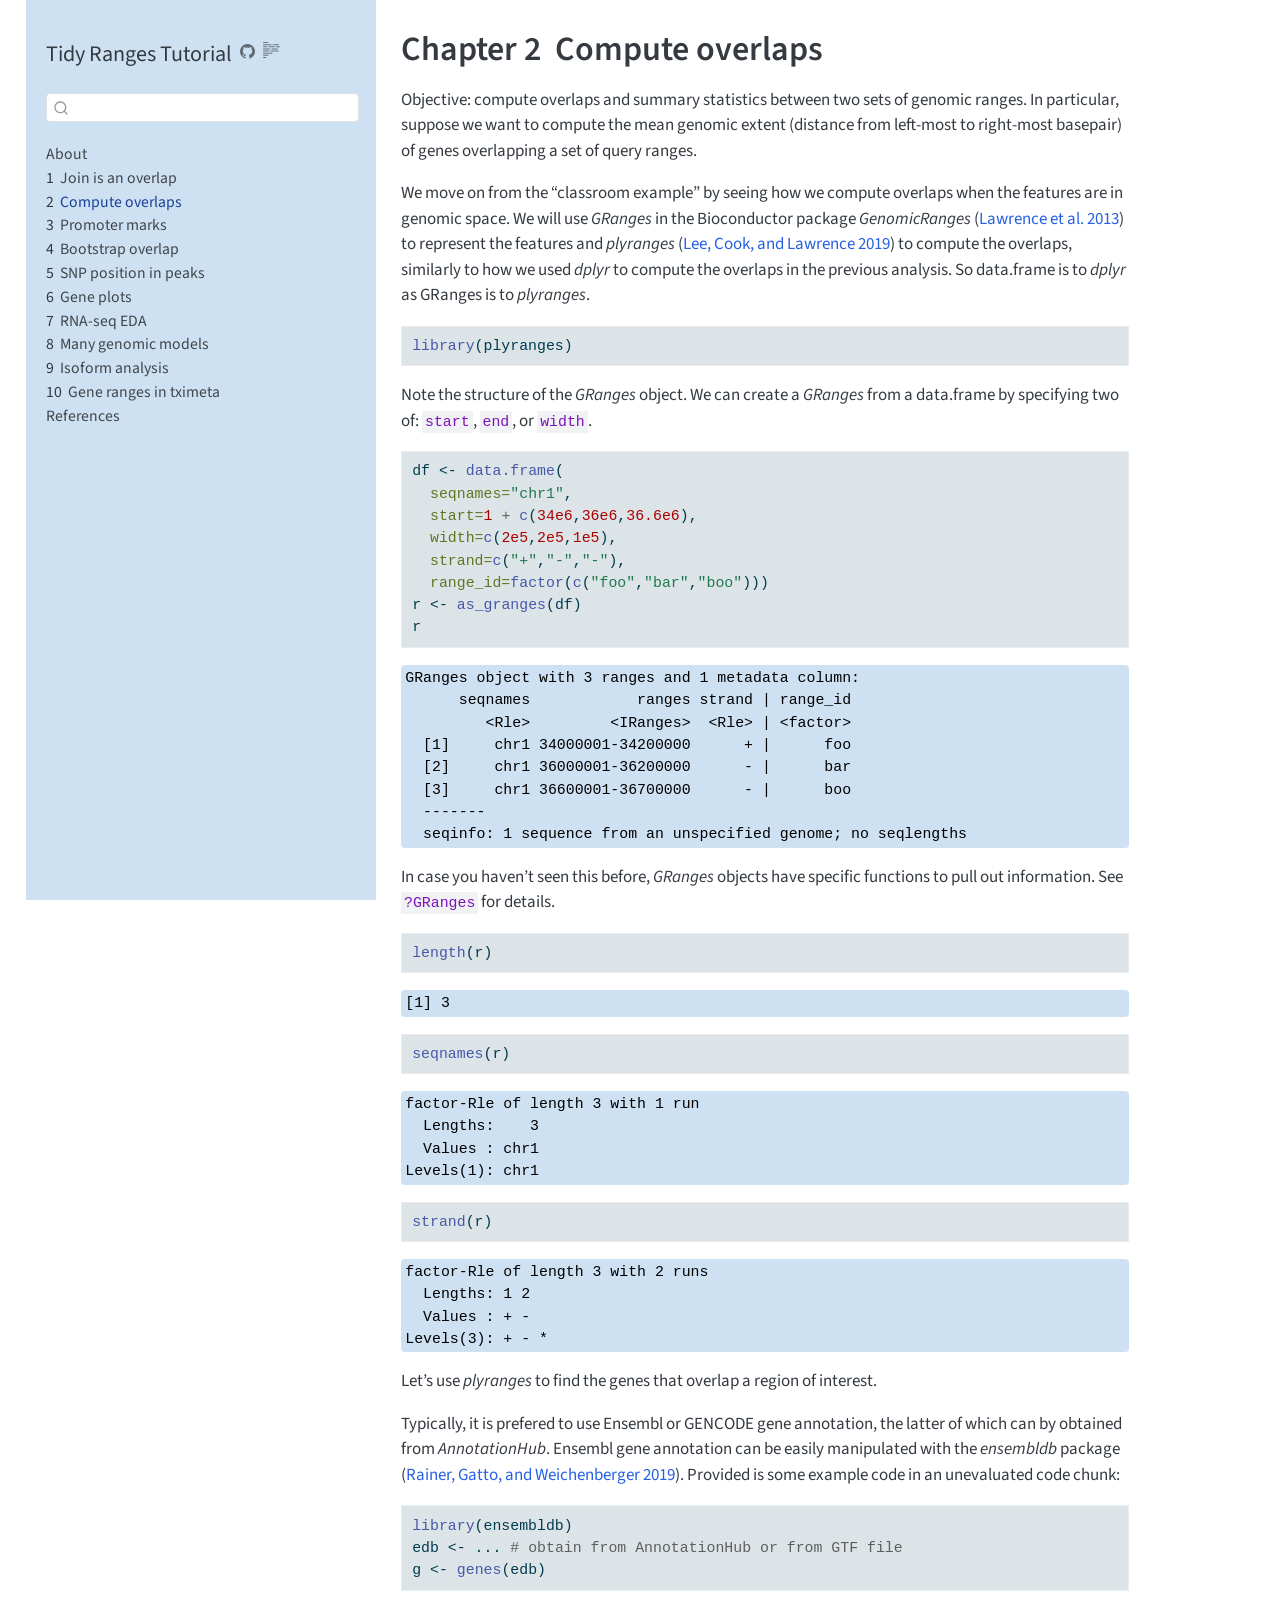
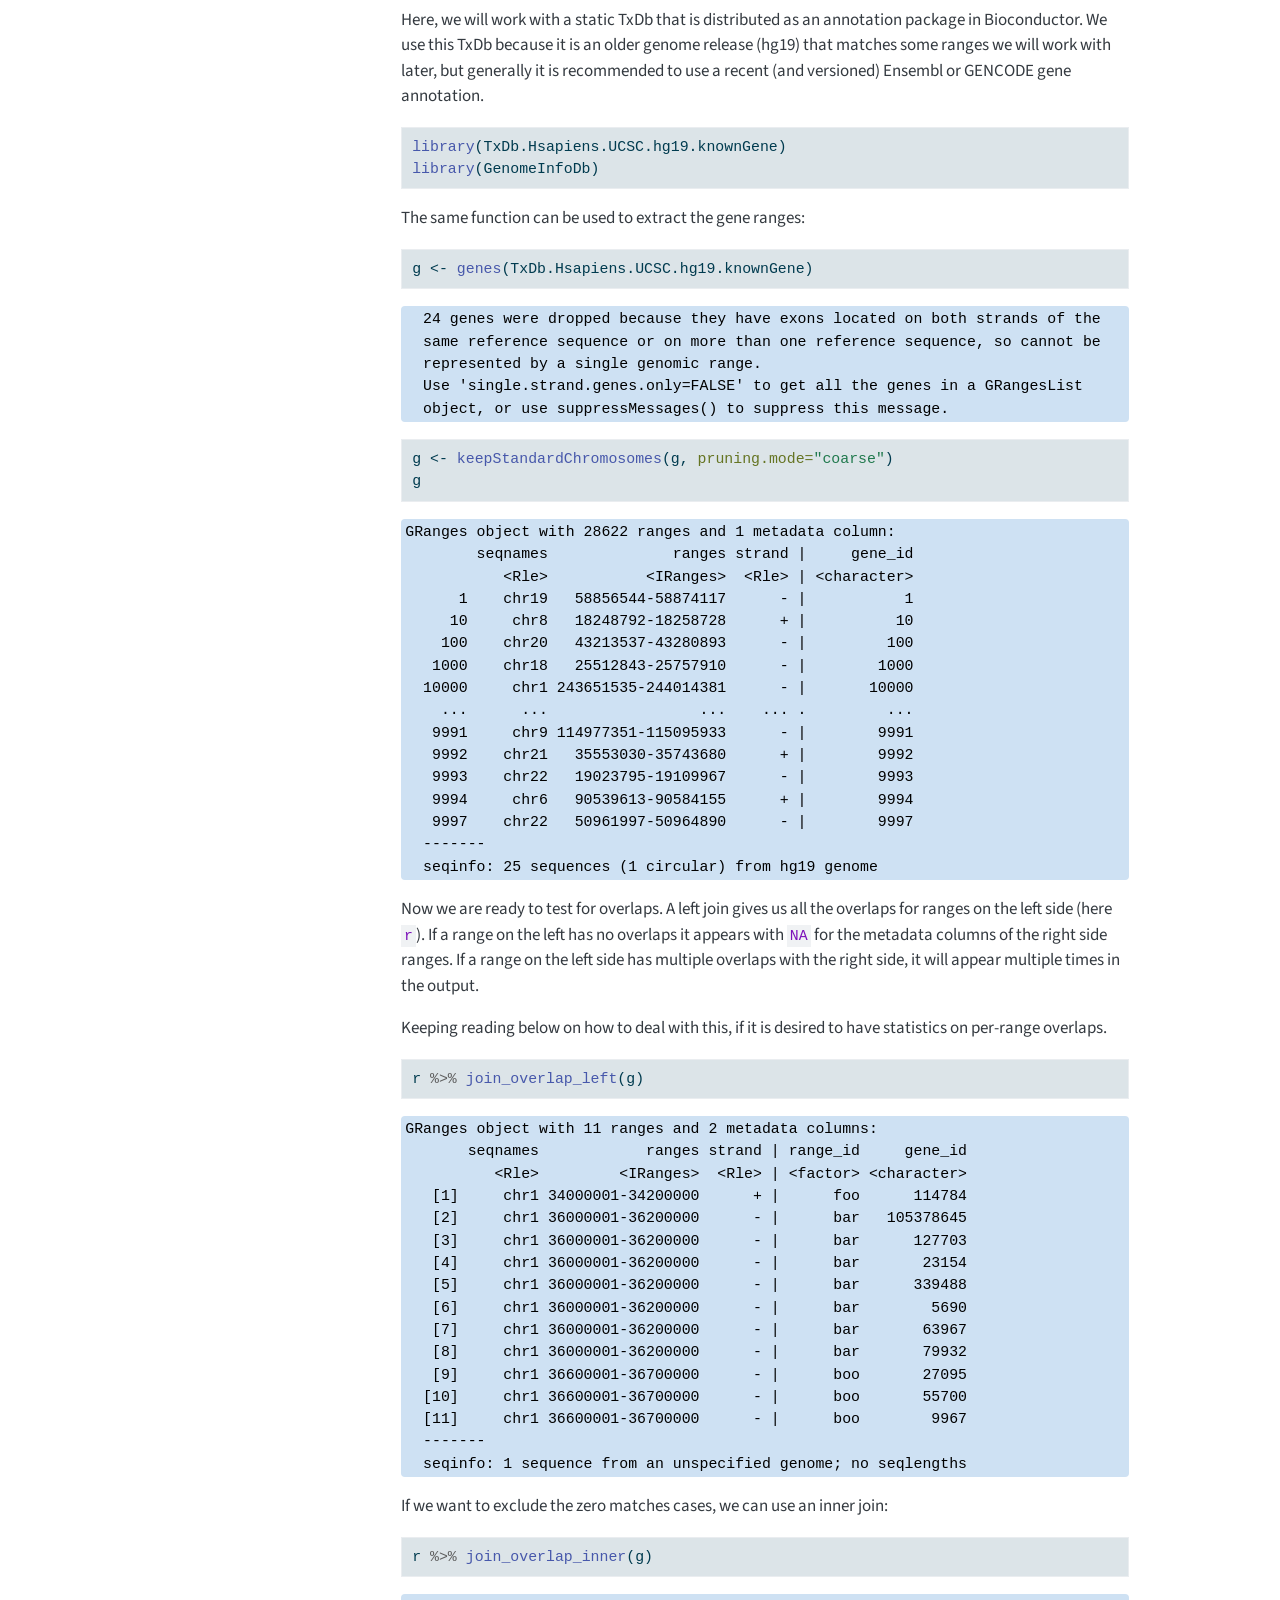
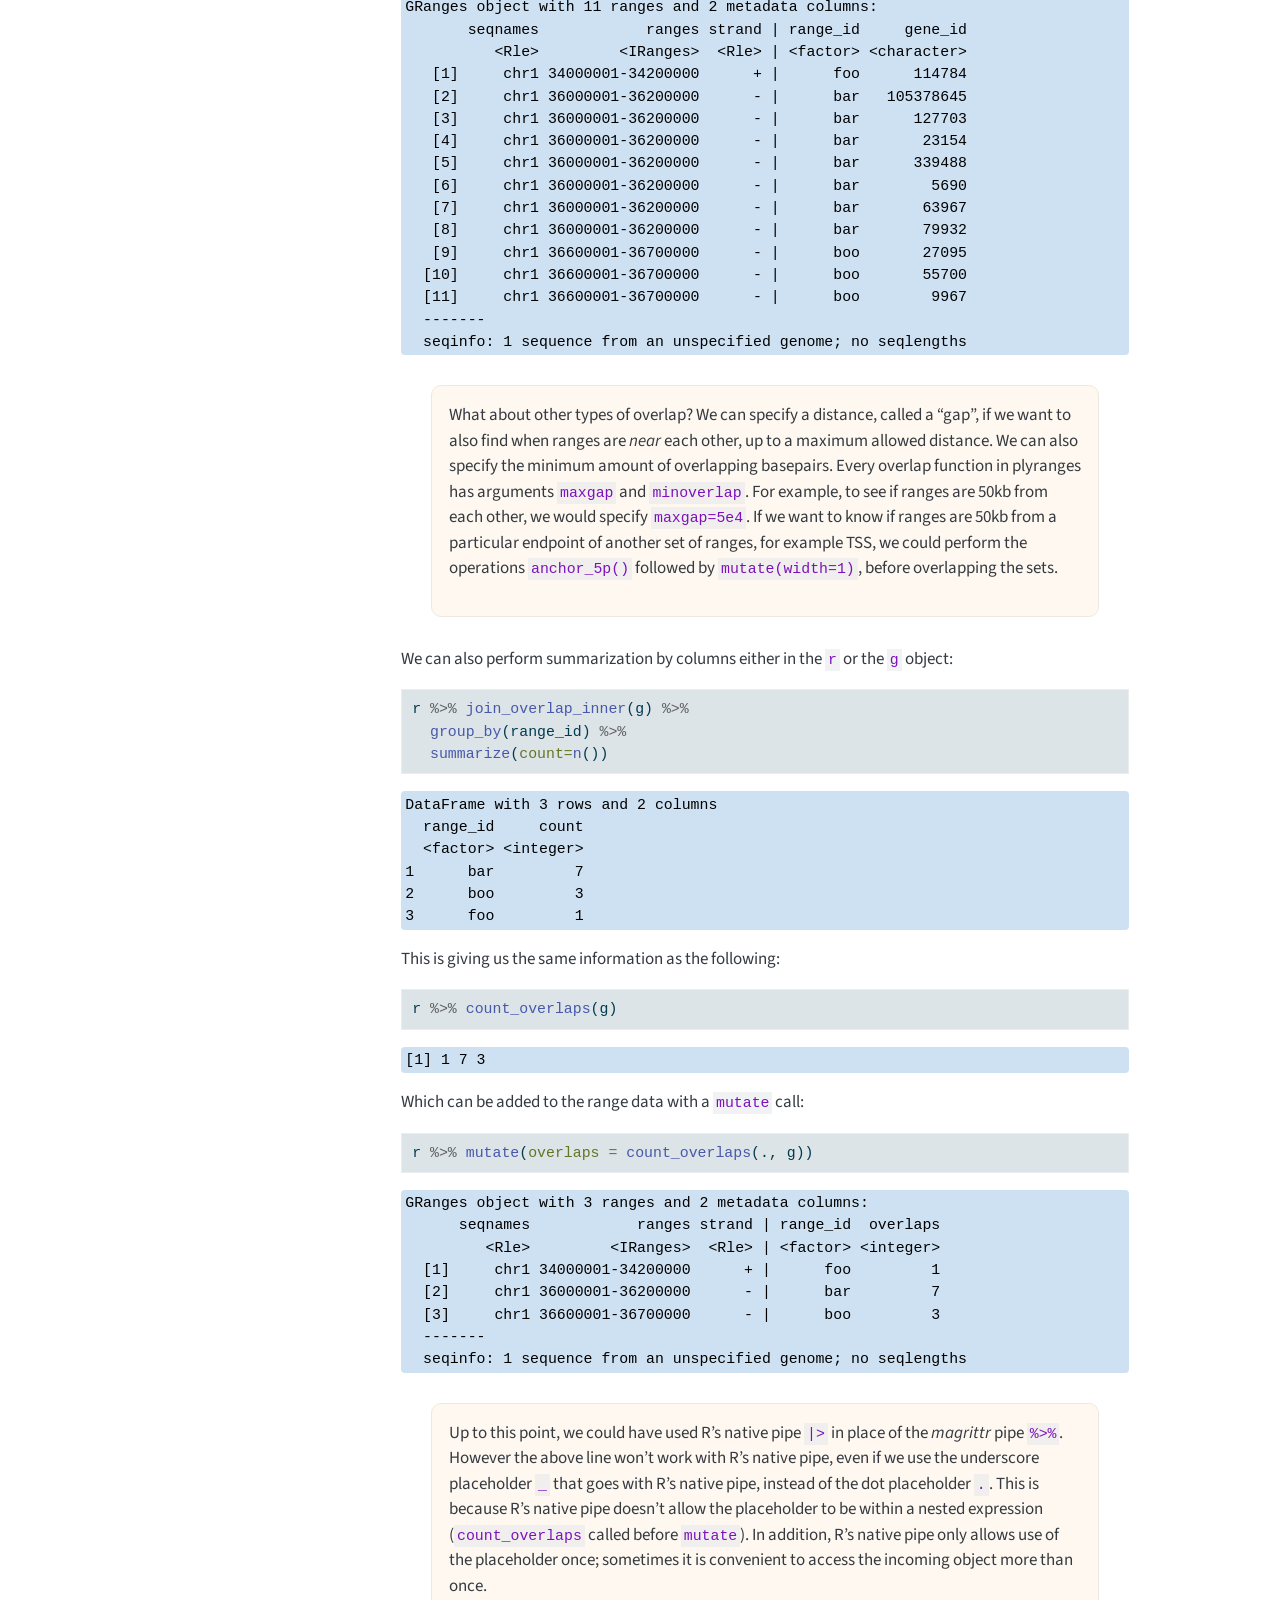
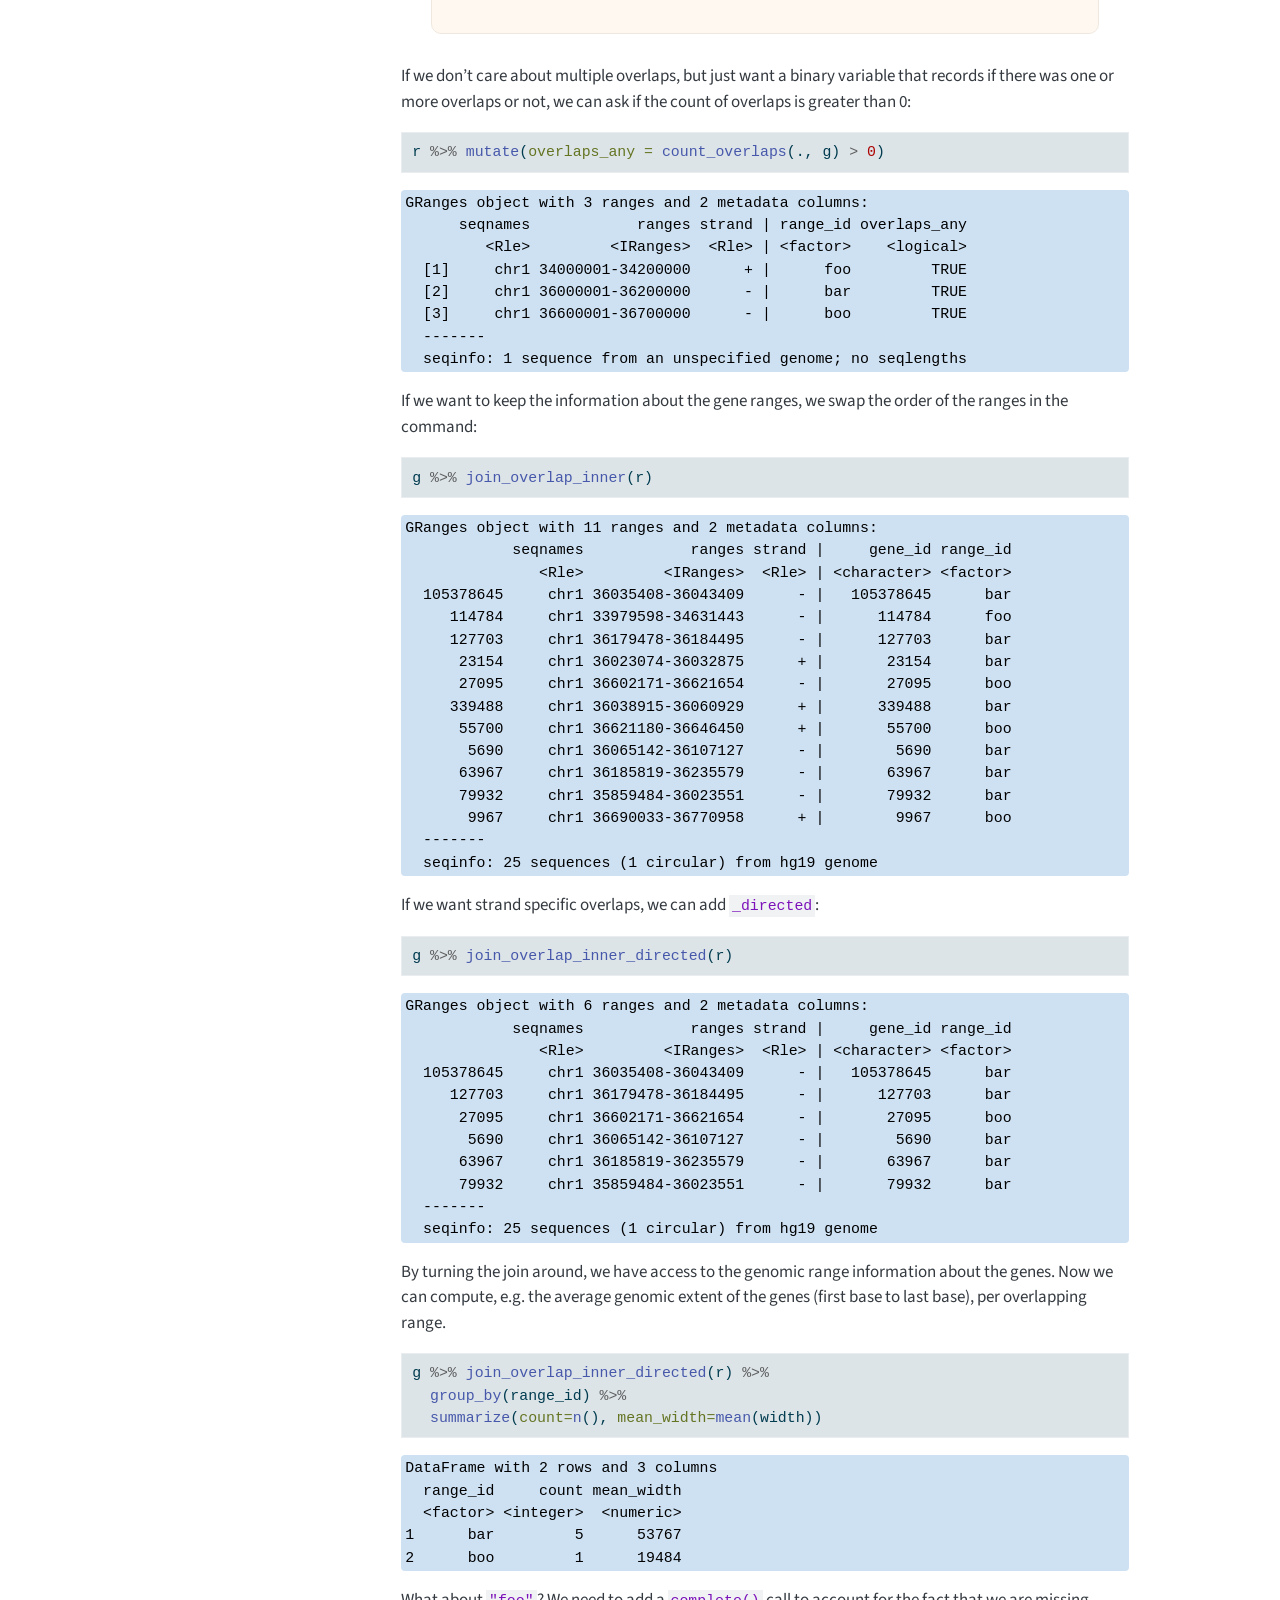
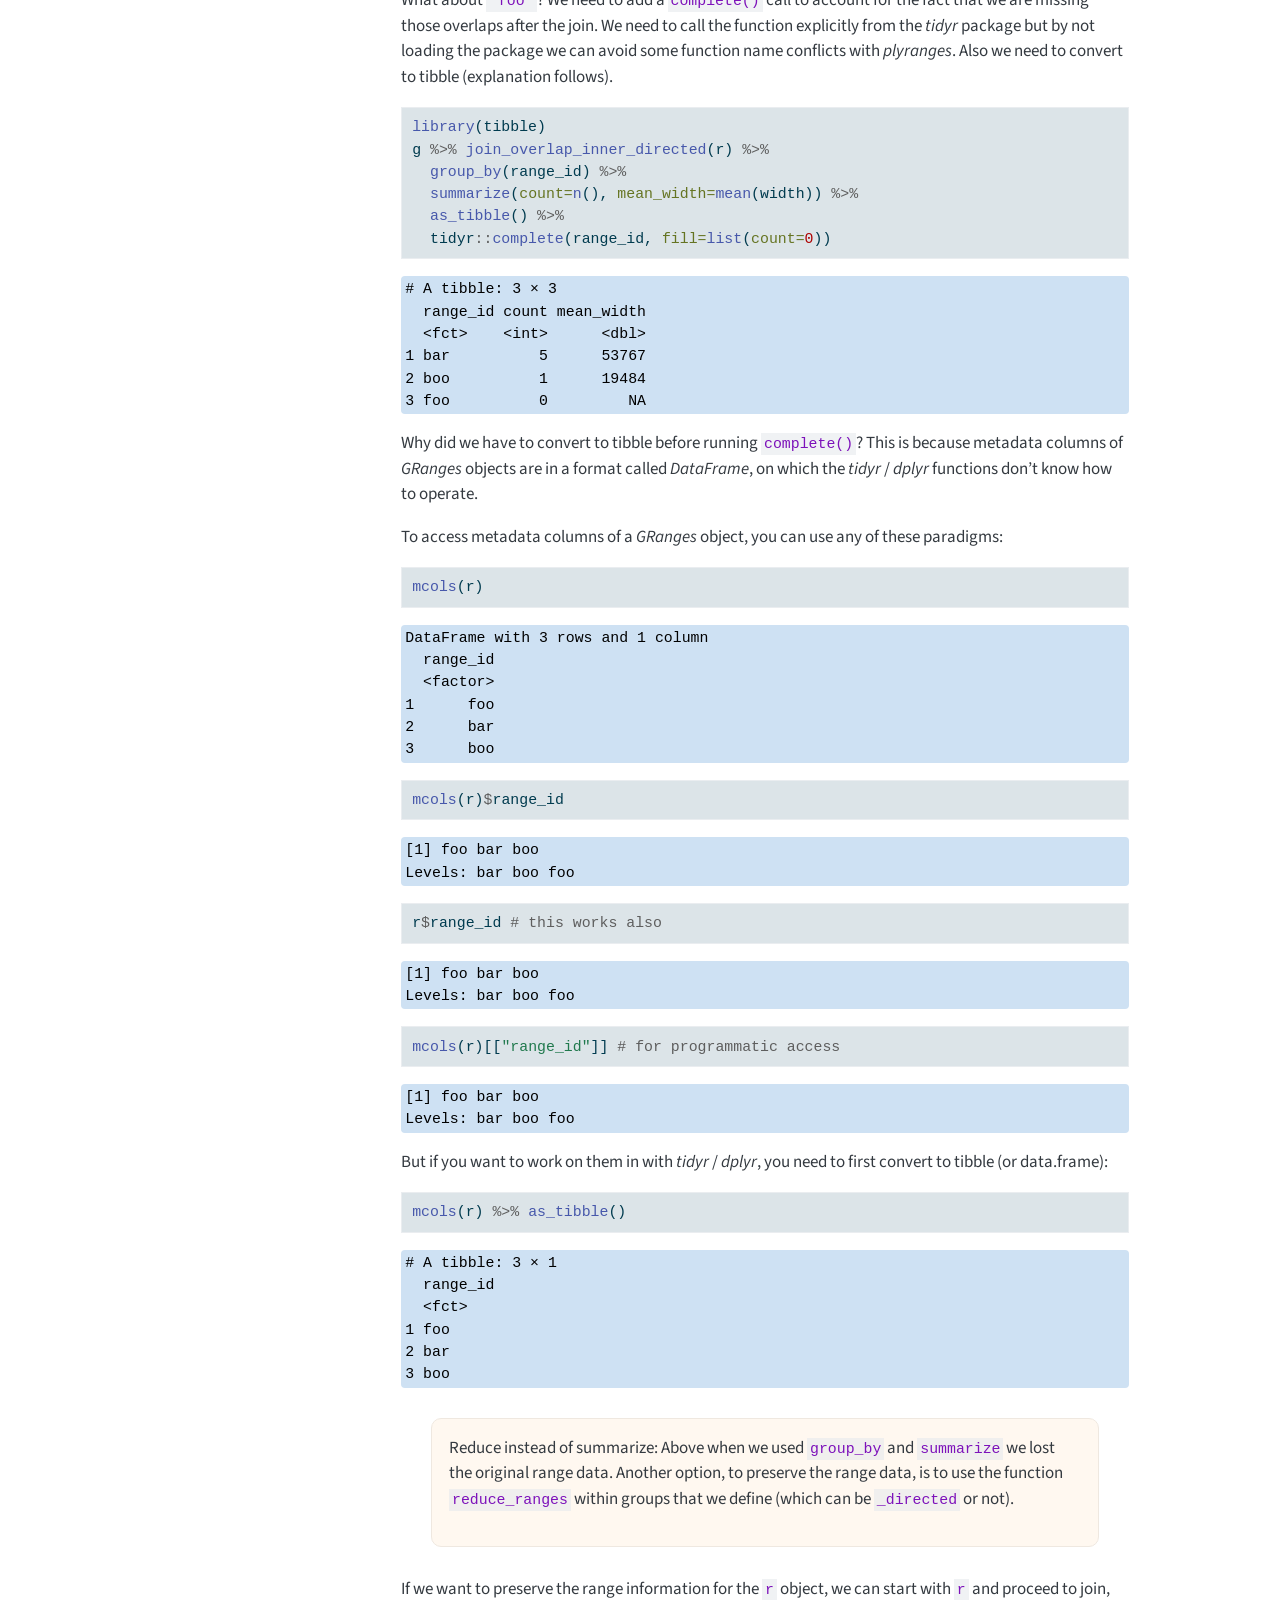
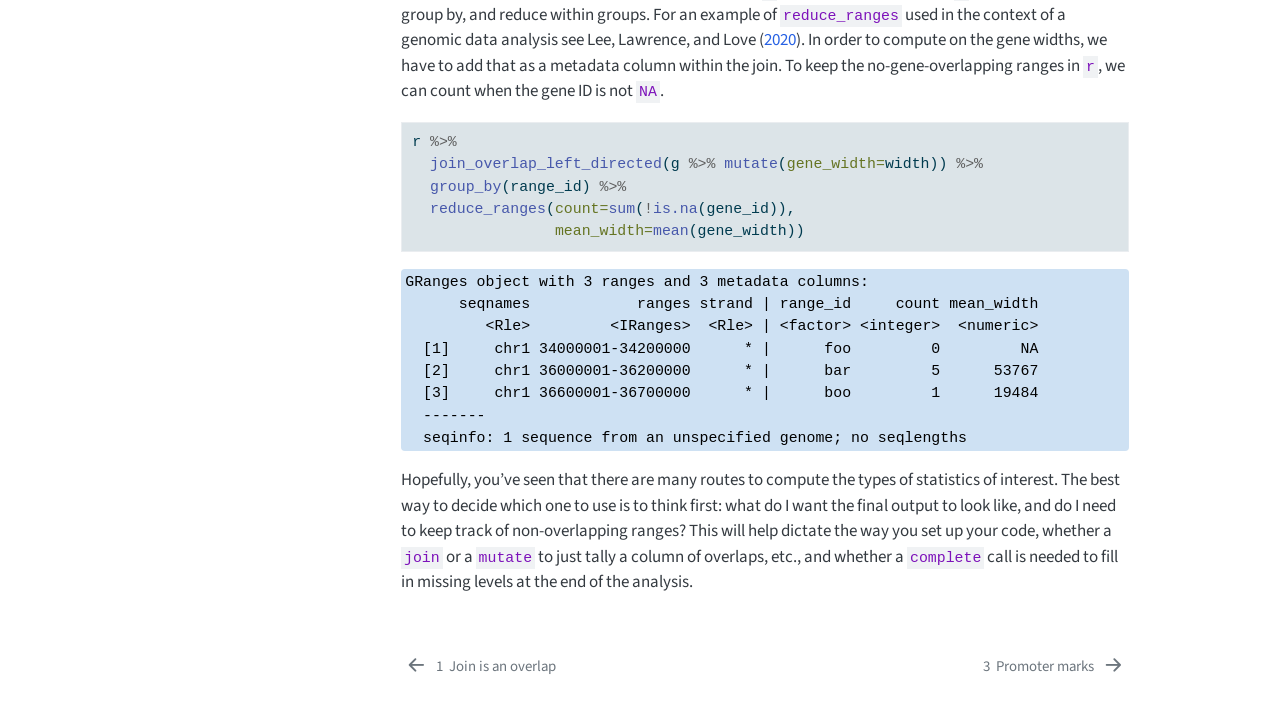
<file: compute-overlaps.html>
<!DOCTYPE html>
<html xmlns="http://www.w3.org/1999/xhtml" lang="en" xml:lang="en"><head>

<meta charset="utf-8">
<meta name="generator" content="quarto-1.8.25">

<meta name="viewport" content="width=device-width, initial-scale=1.0, user-scalable=yes">

<meta name="description" content="Basic examples of computing operations on genomic ranges using the tidy data philosophy.">

<title>2&nbsp; Compute overlaps – Tidy Ranges Tutorial</title>
<style>
code{white-space: pre-wrap;}
span.smallcaps{font-variant: small-caps;}
div.columns{display: flex; gap: min(4vw, 1.5em);}
div.column{flex: auto; overflow-x: auto;}
div.hanging-indent{margin-left: 1.5em; text-indent: -1.5em;}
ul.task-list{list-style: none;}
ul.task-list li input[type="checkbox"] {
  width: 0.8em;
  margin: 0 0.8em 0.2em -1em; /* quarto-specific, see https://github.com/quarto-dev/quarto-cli/issues/4556 */ 
  vertical-align: middle;
}
/* CSS for syntax highlighting */
html { -webkit-text-size-adjust: 100%; }
pre > code.sourceCode { white-space: pre; position: relative; }
pre > code.sourceCode > span { display: inline-block; line-height: 1.25; }
pre > code.sourceCode > span:empty { height: 1.2em; }
.sourceCode { overflow: visible; }
code.sourceCode > span { color: inherit; text-decoration: inherit; }
div.sourceCode { margin: 1em 0; }
pre.sourceCode { margin: 0; }
@media screen {
div.sourceCode { overflow: auto; }
}
@media print {
pre > code.sourceCode { white-space: pre-wrap; }
pre > code.sourceCode > span { text-indent: -5em; padding-left: 5em; }
}
pre.numberSource code
  { counter-reset: source-line 0; }
pre.numberSource code > span
  { position: relative; left: -4em; counter-increment: source-line; }
pre.numberSource code > span > a:first-child::before
  { content: counter(source-line);
    position: relative; left: -1em; text-align: right; vertical-align: baseline;
    border: none; display: inline-block;
    -webkit-touch-callout: none; -webkit-user-select: none;
    -khtml-user-select: none; -moz-user-select: none;
    -ms-user-select: none; user-select: none;
    padding: 0 4px; width: 4em;
  }
pre.numberSource { margin-left: 3em;  padding-left: 4px; }
div.sourceCode
  {   }
@media screen {
pre > code.sourceCode > span > a:first-child::before { text-decoration: underline; }
}
/* CSS for citations */
div.csl-bib-body { }
div.csl-entry {
  clear: both;
  margin-bottom: 0em;
}
.hanging-indent div.csl-entry {
  margin-left:2em;
  text-indent:-2em;
}
div.csl-left-margin {
  min-width:2em;
  float:left;
}
div.csl-right-inline {
  margin-left:2em;
  padding-left:1em;
}
div.csl-indent {
  margin-left: 2em;
}</style>


<script src="site_libs/quarto-nav/quarto-nav.js"></script>
<script src="site_libs/quarto-nav/headroom.min.js"></script>
<script src="site_libs/clipboard/clipboard.min.js"></script>
<script src="site_libs/quarto-search/autocomplete.umd.js"></script>
<script src="site_libs/quarto-search/fuse.min.js"></script>
<script src="site_libs/quarto-search/quarto-search.js"></script>
<meta name="quarto:offset" content="./">
<link href="./promoter-marks.html" rel="next">
<link href="./join-is-an-overlap.html" rel="prev">
<script src="site_libs/quarto-html/quarto.js" type="module"></script>
<script src="site_libs/quarto-html/tabsets/tabsets.js" type="module"></script>
<script src="site_libs/quarto-html/axe/axe-check.js" type="module"></script>
<script src="site_libs/quarto-html/popper.min.js"></script>
<script src="site_libs/quarto-html/tippy.umd.min.js"></script>
<script src="site_libs/quarto-html/anchor.min.js"></script>
<link href="site_libs/quarto-html/tippy.css" rel="stylesheet">
<link href="site_libs/quarto-html/quarto-syntax-highlighting-7b89279ff1a6dce999919e0e67d4d9ec.css" rel="stylesheet" id="quarto-text-highlighting-styles">
<script src="site_libs/bootstrap/bootstrap.min.js"></script>
<link href="site_libs/bootstrap/bootstrap-icons.css" rel="stylesheet">
<link href="site_libs/bootstrap/bootstrap-c6f9d354b36357777b2939029902c182.min.css" rel="stylesheet" append-hash="true" id="quarto-bootstrap" data-mode="light">
<script id="quarto-search-options" type="application/json">{
  "location": "sidebar",
  "copy-button": false,
  "collapse-after": 3,
  "panel-placement": "start",
  "type": "textbox",
  "limit": 50,
  "keyboard-shortcut": [
    "f",
    "/",
    "s"
  ],
  "show-item-context": false,
  "language": {
    "search-no-results-text": "No results",
    "search-matching-documents-text": "matching documents",
    "search-copy-link-title": "Copy link to search",
    "search-hide-matches-text": "Hide additional matches",
    "search-more-match-text": "more match in this document",
    "search-more-matches-text": "more matches in this document",
    "search-clear-button-title": "Clear",
    "search-text-placeholder": "",
    "search-detached-cancel-button-title": "Cancel",
    "search-submit-button-title": "Submit",
    "search-label": "Search"
  }
}</script>


<link rel="stylesheet" href="toc.css">
</head>

<body class="nav-sidebar floating quarto-light">

<div id="quarto-search-results"></div>
  <header id="quarto-header" class="headroom fixed-top">
  <nav class="quarto-secondary-nav">
    <div class="container-fluid d-flex">
      <button type="button" class="quarto-btn-toggle btn" data-bs-toggle="collapse" role="button" data-bs-target=".quarto-sidebar-collapse-item" aria-controls="quarto-sidebar" aria-expanded="false" aria-label="Toggle sidebar navigation" onclick="if (window.quartoToggleHeadroom) { window.quartoToggleHeadroom(); }">
        <i class="bi bi-layout-text-sidebar-reverse"></i>
      </button>
        <nav class="quarto-page-breadcrumbs" aria-label="breadcrumb"><ol class="breadcrumb"><li class="breadcrumb-item"><a href="./compute-overlaps.html"><span class="chapter-number">2</span>&nbsp; <span class="chapter-title">Compute overlaps</span></a></li></ol></nav>
        <a class="flex-grow-1" role="navigation" data-bs-toggle="collapse" data-bs-target=".quarto-sidebar-collapse-item" aria-controls="quarto-sidebar" aria-expanded="false" aria-label="Toggle sidebar navigation" onclick="if (window.quartoToggleHeadroom) { window.quartoToggleHeadroom(); }">      
        </a>
      <button type="button" class="btn quarto-search-button" aria-label="Search" onclick="window.quartoOpenSearch();">
        <i class="bi bi-search"></i>
      </button>
    </div>
  </nav>
</header>
<!-- content -->
<div id="quarto-content" class="quarto-container page-columns page-rows-contents page-layout-article">
<!-- sidebar -->
  <nav id="quarto-sidebar" class="sidebar collapse collapse-horizontal quarto-sidebar-collapse-item sidebar-navigation floating overflow-auto">
    <div class="pt-lg-2 mt-2 text-left sidebar-header sidebar-header-stacked">
      <a href="./index.html" class="sidebar-logo-link">
      </a>
    <div class="sidebar-title mb-0 py-0">
      <a href="./">Tidy Ranges Tutorial</a> 
        <div class="sidebar-tools-main">
    <a href="https://github.com/tidybiology/tidy-ranges-tutorial" title="Source Code" class="quarto-navigation-tool px-1" aria-label="Source Code"><i class="bi bi-github"></i></a>
  <a href="" class="quarto-reader-toggle quarto-navigation-tool px-1" onclick="window.quartoToggleReader(); return false;" title="Toggle reader mode">
  <div class="quarto-reader-toggle-btn">
  <i class="bi"></i>
  </div>
</a>
</div>
    </div>
      </div>
        <div class="mt-2 flex-shrink-0 align-items-center">
        <div class="sidebar-search">
        <div id="quarto-search" class="" title="Search"></div>
        </div>
        </div>
    <div class="sidebar-menu-container"> 
    <ul class="list-unstyled mt-1">
        <li class="sidebar-item">
  <div class="sidebar-item-container"> 
  <a href="./index.html" class="sidebar-item-text sidebar-link">
 <span class="menu-text">About</span></a>
  </div>
</li>
        <li class="sidebar-item">
  <div class="sidebar-item-container"> 
  <a href="./join-is-an-overlap.html" class="sidebar-item-text sidebar-link">
 <span class="menu-text"><span class="chapter-number">1</span>&nbsp; <span class="chapter-title">Join is an overlap</span></span></a>
  </div>
</li>
        <li class="sidebar-item">
  <div class="sidebar-item-container"> 
  <a href="./compute-overlaps.html" class="sidebar-item-text sidebar-link active">
 <span class="menu-text"><span class="chapter-number">2</span>&nbsp; <span class="chapter-title">Compute overlaps</span></span></a>
  </div>
</li>
        <li class="sidebar-item">
  <div class="sidebar-item-container"> 
  <a href="./promoter-marks.html" class="sidebar-item-text sidebar-link">
 <span class="menu-text"><span class="chapter-number">3</span>&nbsp; <span class="chapter-title">Promoter marks</span></span></a>
  </div>
</li>
        <li class="sidebar-item">
  <div class="sidebar-item-container"> 
  <a href="./bootstrap-overlap.html" class="sidebar-item-text sidebar-link">
 <span class="menu-text"><span class="chapter-number">4</span>&nbsp; <span class="chapter-title">Bootstrap overlap</span></span></a>
  </div>
</li>
        <li class="sidebar-item">
  <div class="sidebar-item-container"> 
  <a href="./snp-position-in-peaks.html" class="sidebar-item-text sidebar-link">
 <span class="menu-text"><span class="chapter-number">5</span>&nbsp; <span class="chapter-title">SNP position in peaks</span></span></a>
  </div>
</li>
        <li class="sidebar-item">
  <div class="sidebar-item-container"> 
  <a href="./gene-plots.html" class="sidebar-item-text sidebar-link">
 <span class="menu-text"><span class="chapter-number">6</span>&nbsp; <span class="chapter-title">Gene plots</span></span></a>
  </div>
</li>
        <li class="sidebar-item">
  <div class="sidebar-item-container"> 
  <a href="./rna-seq-eda.html" class="sidebar-item-text sidebar-link">
 <span class="menu-text"><span class="chapter-number">7</span>&nbsp; <span class="chapter-title">RNA-seq EDA</span></span></a>
  </div>
</li>
        <li class="sidebar-item">
  <div class="sidebar-item-container"> 
  <a href="./many-genomic-models.html" class="sidebar-item-text sidebar-link">
 <span class="menu-text"><span class="chapter-number">8</span>&nbsp; <span class="chapter-title">Many genomic models</span></span></a>
  </div>
</li>
        <li class="sidebar-item">
  <div class="sidebar-item-container"> 
  <a href="./isoform-analysis.html" class="sidebar-item-text sidebar-link">
 <span class="menu-text"><span class="chapter-number">9</span>&nbsp; <span class="chapter-title">Isoform analysis</span></span></a>
  </div>
</li>
        <li class="sidebar-item">
  <div class="sidebar-item-container"> 
  <a href="./tximeta-gene-range.html" class="sidebar-item-text sidebar-link">
 <span class="menu-text"><span class="chapter-number">10</span>&nbsp; <span class="chapter-title">Gene ranges in tximeta</span></span></a>
  </div>
</li>
        <li class="sidebar-item">
  <div class="sidebar-item-container"> 
  <a href="./references.html" class="sidebar-item-text sidebar-link">
 <span class="menu-text">References</span></a>
  </div>
</li>
    </ul>
    </div>
</nav>
<div id="quarto-sidebar-glass" class="quarto-sidebar-collapse-item" data-bs-toggle="collapse" data-bs-target=".quarto-sidebar-collapse-item"></div>
<!-- margin-sidebar -->
    <div id="quarto-margin-sidebar" class="sidebar margin-sidebar zindex-bottom">
        
    </div>
<!-- main -->
<main class="content" id="quarto-document-content">

<header id="title-block-header" class="quarto-title-block default">
<div class="quarto-title">
<h1 class="title"><span class="chapter-number">2</span>&nbsp; <span class="chapter-title">Compute overlaps</span></h1>
</div>



<div class="quarto-title-meta">

    
  
    
  </div>
  


</header>


<p>Objective: compute overlaps and summary statistics between two sets of genomic ranges. In particular, suppose we want to compute the mean genomic extent (distance from left-most to right-most basepair) of genes overlapping a set of query ranges.</p>
<p>We move on from the “classroom example” by seeing how we compute overlaps when the features are in genomic space. We will use <em>GRanges</em> in the Bioconductor package <em>GenomicRanges</em> <span class="citation" data-cites="Lawrence2013">(<a href="references.html#ref-Lawrence2013" role="doc-biblioref">Lawrence et al. 2013</a>)</span> to represent the features and <em>plyranges</em> <span class="citation" data-cites="Lee2019">(<a href="references.html#ref-Lee2019" role="doc-biblioref">Lee, Cook, and Lawrence 2019</a>)</span> to compute the overlaps, similarly to how we used <em>dplyr</em> to compute the overlaps in the previous analysis. So data.frame is to <em>dplyr</em> as GRanges is to <em>plyranges</em>.</p>
<div class="cell">
<div class="code-copy-outer-scaffold"><div class="sourceCode cell-code" id="cb1"><pre class="sourceCode r code-with-copy"><code class="sourceCode r"><span id="cb1-1"><a href="#cb1-1" aria-hidden="true" tabindex="-1"></a><span class="fu">library</span>(plyranges)</span></code></pre></div><button title="Copy to Clipboard" class="code-copy-button"><i class="bi"></i></button></div>
</div>
<p>Note the structure of the <em>GRanges</em> object. We can create a <em>GRanges</em> from a data.frame by specifying two of: <code>start</code>, <code>end</code>, or <code>width</code>.</p>
<div class="cell">
<div class="code-copy-outer-scaffold"><div class="sourceCode cell-code" id="cb2"><pre class="sourceCode r code-with-copy"><code class="sourceCode r"><span id="cb2-1"><a href="#cb2-1" aria-hidden="true" tabindex="-1"></a>df <span class="ot">&lt;-</span> <span class="fu">data.frame</span>(</span>
<span id="cb2-2"><a href="#cb2-2" aria-hidden="true" tabindex="-1"></a>  <span class="at">seqnames=</span><span class="st">"chr1"</span>,</span>
<span id="cb2-3"><a href="#cb2-3" aria-hidden="true" tabindex="-1"></a>  <span class="at">start=</span><span class="dv">1</span> <span class="sc">+</span> <span class="fu">c</span>(<span class="fl">34e6</span>,<span class="fl">36e6</span>,<span class="fl">36.6e6</span>),</span>
<span id="cb2-4"><a href="#cb2-4" aria-hidden="true" tabindex="-1"></a>  <span class="at">width=</span><span class="fu">c</span>(<span class="fl">2e5</span>,<span class="fl">2e5</span>,<span class="fl">1e5</span>),</span>
<span id="cb2-5"><a href="#cb2-5" aria-hidden="true" tabindex="-1"></a>  <span class="at">strand=</span><span class="fu">c</span>(<span class="st">"+"</span>,<span class="st">"-"</span>,<span class="st">"-"</span>),</span>
<span id="cb2-6"><a href="#cb2-6" aria-hidden="true" tabindex="-1"></a>  <span class="at">range_id=</span><span class="fu">factor</span>(<span class="fu">c</span>(<span class="st">"foo"</span>,<span class="st">"bar"</span>,<span class="st">"boo"</span>)))</span>
<span id="cb2-7"><a href="#cb2-7" aria-hidden="true" tabindex="-1"></a>r <span class="ot">&lt;-</span> <span class="fu">as_granges</span>(df)</span>
<span id="cb2-8"><a href="#cb2-8" aria-hidden="true" tabindex="-1"></a>r</span></code></pre></div><button title="Copy to Clipboard" class="code-copy-button"><i class="bi"></i></button></div>
<div class="cell-output cell-output-stdout">
<pre><code>GRanges object with 3 ranges and 1 metadata column:
      seqnames            ranges strand | range_id
         &lt;Rle&gt;         &lt;IRanges&gt;  &lt;Rle&gt; | &lt;factor&gt;
  [1]     chr1 34000001-34200000      + |      foo
  [2]     chr1 36000001-36200000      - |      bar
  [3]     chr1 36600001-36700000      - |      boo
  -------
  seqinfo: 1 sequence from an unspecified genome; no seqlengths</code></pre>
</div>
</div>
<p>In case you haven’t seen this before, <em>GRanges</em> objects have specific functions to pull out information. See <code>?GRanges</code> for details.</p>
<div class="cell">
<div class="code-copy-outer-scaffold"><div class="sourceCode cell-code" id="cb4"><pre class="sourceCode r code-with-copy"><code class="sourceCode r"><span id="cb4-1"><a href="#cb4-1" aria-hidden="true" tabindex="-1"></a><span class="fu">length</span>(r)</span></code></pre></div><button title="Copy to Clipboard" class="code-copy-button"><i class="bi"></i></button></div>
<div class="cell-output cell-output-stdout">
<pre><code>[1] 3</code></pre>
</div>
<div class="code-copy-outer-scaffold"><div class="sourceCode cell-code" id="cb6"><pre class="sourceCode r code-with-copy"><code class="sourceCode r"><span id="cb6-1"><a href="#cb6-1" aria-hidden="true" tabindex="-1"></a><span class="fu">seqnames</span>(r)</span></code></pre></div><button title="Copy to Clipboard" class="code-copy-button"><i class="bi"></i></button></div>
<div class="cell-output cell-output-stdout">
<pre><code>factor-Rle of length 3 with 1 run
  Lengths:    3
  Values : chr1
Levels(1): chr1</code></pre>
</div>
<div class="code-copy-outer-scaffold"><div class="sourceCode cell-code" id="cb8"><pre class="sourceCode r code-with-copy"><code class="sourceCode r"><span id="cb8-1"><a href="#cb8-1" aria-hidden="true" tabindex="-1"></a><span class="fu">strand</span>(r)</span></code></pre></div><button title="Copy to Clipboard" class="code-copy-button"><i class="bi"></i></button></div>
<div class="cell-output cell-output-stdout">
<pre><code>factor-Rle of length 3 with 2 runs
  Lengths: 1 2
  Values : + -
Levels(3): + - *</code></pre>
</div>
</div>
<p>Let’s use <em>plyranges</em> to find the genes that overlap a region of interest.</p>
<p>Typically, it is prefered to use Ensembl or GENCODE gene annotation, the latter of which can by obtained from <em>AnnotationHub</em>. Ensembl gene annotation can be easily manipulated with the <em>ensembldb</em> package <span class="citation" data-cites="rainer2019">(<a href="references.html#ref-rainer2019" role="doc-biblioref">Rainer, Gatto, and Weichenberger 2019</a>)</span>. Provided is some example code in an unevaluated code chunk:</p>
<div class="cell">
<div class="code-copy-outer-scaffold"><div class="sourceCode cell-code" id="cb10"><pre class="sourceCode r code-with-copy"><code class="sourceCode r"><span id="cb10-1"><a href="#cb10-1" aria-hidden="true" tabindex="-1"></a><span class="fu">library</span>(ensembldb)</span>
<span id="cb10-2"><a href="#cb10-2" aria-hidden="true" tabindex="-1"></a>edb <span class="ot">&lt;-</span> ... <span class="co"># obtain from AnnotationHub or from GTF file</span></span>
<span id="cb10-3"><a href="#cb10-3" aria-hidden="true" tabindex="-1"></a>g <span class="ot">&lt;-</span> <span class="fu">genes</span>(edb)</span></code></pre></div><button title="Copy to Clipboard" class="code-copy-button"><i class="bi"></i></button></div>
</div>
<p>Here, we will work with a static TxDb that is distributed as an annotation package in Bioconductor. We use this TxDb because it is an older genome release (hg19) that matches some ranges we will work with later, but generally it is recommended to use a recent (and versioned) Ensembl or GENCODE gene annotation.</p>
<div class="cell">
<div class="code-copy-outer-scaffold"><div class="sourceCode cell-code" id="cb11"><pre class="sourceCode r code-with-copy"><code class="sourceCode r"><span id="cb11-1"><a href="#cb11-1" aria-hidden="true" tabindex="-1"></a><span class="fu">library</span>(TxDb.Hsapiens.UCSC.hg19.knownGene)</span>
<span id="cb11-2"><a href="#cb11-2" aria-hidden="true" tabindex="-1"></a><span class="fu">library</span>(GenomeInfoDb)</span></code></pre></div><button title="Copy to Clipboard" class="code-copy-button"><i class="bi"></i></button></div>
</div>
<p>The same function can be used to extract the gene ranges:</p>
<div class="cell">
<div class="code-copy-outer-scaffold"><div class="sourceCode cell-code" id="cb12"><pre class="sourceCode r code-with-copy"><code class="sourceCode r"><span id="cb12-1"><a href="#cb12-1" aria-hidden="true" tabindex="-1"></a>g <span class="ot">&lt;-</span> <span class="fu">genes</span>(TxDb.Hsapiens.UCSC.hg19.knownGene)</span></code></pre></div><button title="Copy to Clipboard" class="code-copy-button"><i class="bi"></i></button></div>
<div class="cell-output cell-output-stderr">
<pre><code>  24 genes were dropped because they have exons located on both strands of the
  same reference sequence or on more than one reference sequence, so cannot be
  represented by a single genomic range.
  Use 'single.strand.genes.only=FALSE' to get all the genes in a GRangesList
  object, or use suppressMessages() to suppress this message.</code></pre>
</div>
<div class="code-copy-outer-scaffold"><div class="sourceCode cell-code" id="cb14"><pre class="sourceCode r code-with-copy"><code class="sourceCode r"><span id="cb14-1"><a href="#cb14-1" aria-hidden="true" tabindex="-1"></a>g <span class="ot">&lt;-</span> <span class="fu">keepStandardChromosomes</span>(g, <span class="at">pruning.mode=</span><span class="st">"coarse"</span>)</span>
<span id="cb14-2"><a href="#cb14-2" aria-hidden="true" tabindex="-1"></a>g</span></code></pre></div><button title="Copy to Clipboard" class="code-copy-button"><i class="bi"></i></button></div>
<div class="cell-output cell-output-stdout">
<pre><code>GRanges object with 28622 ranges and 1 metadata column:
        seqnames              ranges strand |     gene_id
           &lt;Rle&gt;           &lt;IRanges&gt;  &lt;Rle&gt; | &lt;character&gt;
      1    chr19   58856544-58874117      - |           1
     10     chr8   18248792-18258728      + |          10
    100    chr20   43213537-43280893      - |         100
   1000    chr18   25512843-25757910      - |        1000
  10000     chr1 243651535-244014381      - |       10000
    ...      ...                 ...    ... .         ...
   9991     chr9 114977351-115095933      - |        9991
   9992    chr21   35553030-35743680      + |        9992
   9993    chr22   19023795-19109967      - |        9993
   9994     chr6   90539613-90584155      + |        9994
   9997    chr22   50961997-50964890      - |        9997
  -------
  seqinfo: 25 sequences (1 circular) from hg19 genome</code></pre>
</div>
</div>
<p>Now we are ready to test for overlaps. A left join gives us all the overlaps for ranges on the left side (here <code>r</code>). If a range on the left has no overlaps it appears with <code>NA</code> for the metadata columns of the right side ranges. If a range on the left side has multiple overlaps with the right side, it will appear multiple times in the output.</p>
<p>Keeping reading below on how to deal with this, if it is desired to have statistics on per-range overlaps.</p>
<div class="cell">
<div class="code-copy-outer-scaffold"><div class="sourceCode cell-code" id="cb16"><pre class="sourceCode r code-with-copy"><code class="sourceCode r"><span id="cb16-1"><a href="#cb16-1" aria-hidden="true" tabindex="-1"></a>r <span class="sc">%&gt;%</span> <span class="fu">join_overlap_left</span>(g)</span></code></pre></div><button title="Copy to Clipboard" class="code-copy-button"><i class="bi"></i></button></div>
<div class="cell-output cell-output-stdout">
<pre><code>GRanges object with 11 ranges and 2 metadata columns:
       seqnames            ranges strand | range_id     gene_id
          &lt;Rle&gt;         &lt;IRanges&gt;  &lt;Rle&gt; | &lt;factor&gt; &lt;character&gt;
   [1]     chr1 34000001-34200000      + |      foo      114784
   [2]     chr1 36000001-36200000      - |      bar   105378645
   [3]     chr1 36000001-36200000      - |      bar      127703
   [4]     chr1 36000001-36200000      - |      bar       23154
   [5]     chr1 36000001-36200000      - |      bar      339488
   [6]     chr1 36000001-36200000      - |      bar        5690
   [7]     chr1 36000001-36200000      - |      bar       63967
   [8]     chr1 36000001-36200000      - |      bar       79932
   [9]     chr1 36600001-36700000      - |      boo       27095
  [10]     chr1 36600001-36700000      - |      boo       55700
  [11]     chr1 36600001-36700000      - |      boo        9967
  -------
  seqinfo: 1 sequence from an unspecified genome; no seqlengths</code></pre>
</div>
</div>
<p>If we want to exclude the zero matches cases, we can use an inner join:</p>
<div class="cell">
<div class="code-copy-outer-scaffold"><div class="sourceCode cell-code" id="cb18"><pre class="sourceCode r code-with-copy"><code class="sourceCode r"><span id="cb18-1"><a href="#cb18-1" aria-hidden="true" tabindex="-1"></a>r <span class="sc">%&gt;%</span> <span class="fu">join_overlap_inner</span>(g)</span></code></pre></div><button title="Copy to Clipboard" class="code-copy-button"><i class="bi"></i></button></div>
<div class="cell-output cell-output-stdout">
<pre><code>GRanges object with 11 ranges and 2 metadata columns:
       seqnames            ranges strand | range_id     gene_id
          &lt;Rle&gt;         &lt;IRanges&gt;  &lt;Rle&gt; | &lt;factor&gt; &lt;character&gt;
   [1]     chr1 34000001-34200000      + |      foo      114784
   [2]     chr1 36000001-36200000      - |      bar   105378645
   [3]     chr1 36000001-36200000      - |      bar      127703
   [4]     chr1 36000001-36200000      - |      bar       23154
   [5]     chr1 36000001-36200000      - |      bar      339488
   [6]     chr1 36000001-36200000      - |      bar        5690
   [7]     chr1 36000001-36200000      - |      bar       63967
   [8]     chr1 36000001-36200000      - |      bar       79932
   [9]     chr1 36600001-36700000      - |      boo       27095
  [10]     chr1 36600001-36700000      - |      boo       55700
  [11]     chr1 36600001-36700000      - |      boo        9967
  -------
  seqinfo: 1 sequence from an unspecified genome; no seqlengths</code></pre>
</div>
</div>
<div class="note">
<p>What about other types of overlap? We can specify a distance, called a “gap”, if we want to also find when ranges are <em>near</em> each other, up to a maximum allowed distance. We can also specify the minimum amount of overlapping basepairs. Every overlap function in plyranges has arguments <code>maxgap</code> and <code>minoverlap</code>. For example, to see if ranges are 50kb from each other, we would specify <code>maxgap=5e4</code>. If we want to know if ranges are 50kb from a particular endpoint of another set of ranges, for example TSS, we could perform the operations <code>anchor_5p()</code> followed by <code>mutate(width=1)</code>, before overlapping the sets.</p>
</div>
<p>We can also perform summarization by columns either in the <code>r</code> or the <code>g</code> object:</p>
<div class="cell">
<div class="code-copy-outer-scaffold"><div class="sourceCode cell-code" id="cb20"><pre class="sourceCode r code-with-copy"><code class="sourceCode r"><span id="cb20-1"><a href="#cb20-1" aria-hidden="true" tabindex="-1"></a>r <span class="sc">%&gt;%</span> <span class="fu">join_overlap_inner</span>(g) <span class="sc">%&gt;%</span></span>
<span id="cb20-2"><a href="#cb20-2" aria-hidden="true" tabindex="-1"></a>  <span class="fu">group_by</span>(range_id) <span class="sc">%&gt;%</span></span>
<span id="cb20-3"><a href="#cb20-3" aria-hidden="true" tabindex="-1"></a>  <span class="fu">summarize</span>(<span class="at">count=</span><span class="fu">n</span>())</span></code></pre></div><button title="Copy to Clipboard" class="code-copy-button"><i class="bi"></i></button></div>
<div class="cell-output cell-output-stdout">
<pre><code>DataFrame with 3 rows and 2 columns
  range_id     count
  &lt;factor&gt; &lt;integer&gt;
1      bar         7
2      boo         3
3      foo         1</code></pre>
</div>
</div>
<p>This is giving us the same information as the following:</p>
<div class="cell">
<div class="code-copy-outer-scaffold"><div class="sourceCode cell-code" id="cb22"><pre class="sourceCode r code-with-copy"><code class="sourceCode r"><span id="cb22-1"><a href="#cb22-1" aria-hidden="true" tabindex="-1"></a>r <span class="sc">%&gt;%</span> <span class="fu">count_overlaps</span>(g)</span></code></pre></div><button title="Copy to Clipboard" class="code-copy-button"><i class="bi"></i></button></div>
<div class="cell-output cell-output-stdout">
<pre><code>[1] 1 7 3</code></pre>
</div>
</div>
<p>Which can be added to the range data with a <code>mutate</code> call:</p>
<div class="cell">
<div class="code-copy-outer-scaffold"><div class="sourceCode cell-code" id="cb24"><pre class="sourceCode r code-with-copy"><code class="sourceCode r"><span id="cb24-1"><a href="#cb24-1" aria-hidden="true" tabindex="-1"></a>r <span class="sc">%&gt;%</span> <span class="fu">mutate</span>(<span class="at">overlaps =</span> <span class="fu">count_overlaps</span>(., g))</span></code></pre></div><button title="Copy to Clipboard" class="code-copy-button"><i class="bi"></i></button></div>
<div class="cell-output cell-output-stdout">
<pre><code>GRanges object with 3 ranges and 2 metadata columns:
      seqnames            ranges strand | range_id  overlaps
         &lt;Rle&gt;         &lt;IRanges&gt;  &lt;Rle&gt; | &lt;factor&gt; &lt;integer&gt;
  [1]     chr1 34000001-34200000      + |      foo         1
  [2]     chr1 36000001-36200000      - |      bar         7
  [3]     chr1 36600001-36700000      - |      boo         3
  -------
  seqinfo: 1 sequence from an unspecified genome; no seqlengths</code></pre>
</div>
</div>
<div class="note">
<p>Up to this point, we could have used R’s native pipe <code>|&gt;</code> in place of the <em>magrittr</em> pipe <code>%&gt;%</code>. However the above line won’t work with R’s native pipe, even if we use the underscore placeholder <code>_</code> that goes with R’s native pipe, instead of the dot placeholder <code>.</code>. This is because R’s native pipe doesn’t allow the placeholder to be within a nested expression (<code>count_overlaps</code> called before <code>mutate</code>). In addition, R’s native pipe only allows use of the placeholder once; sometimes it is convenient to access the incoming object more than once.</p>
</div>
<p>If we don’t care about multiple overlaps, but just want a binary variable that records if there was one or more overlaps or not, we can ask if the count of overlaps is greater than 0:</p>
<div class="cell">
<div class="code-copy-outer-scaffold"><div class="sourceCode cell-code" id="cb26"><pre class="sourceCode r code-with-copy"><code class="sourceCode r"><span id="cb26-1"><a href="#cb26-1" aria-hidden="true" tabindex="-1"></a>r <span class="sc">%&gt;%</span> <span class="fu">mutate</span>(<span class="at">overlaps_any =</span> <span class="fu">count_overlaps</span>(., g) <span class="sc">&gt;</span> <span class="dv">0</span>)</span></code></pre></div><button title="Copy to Clipboard" class="code-copy-button"><i class="bi"></i></button></div>
<div class="cell-output cell-output-stdout">
<pre><code>GRanges object with 3 ranges and 2 metadata columns:
      seqnames            ranges strand | range_id overlaps_any
         &lt;Rle&gt;         &lt;IRanges&gt;  &lt;Rle&gt; | &lt;factor&gt;    &lt;logical&gt;
  [1]     chr1 34000001-34200000      + |      foo         TRUE
  [2]     chr1 36000001-36200000      - |      bar         TRUE
  [3]     chr1 36600001-36700000      - |      boo         TRUE
  -------
  seqinfo: 1 sequence from an unspecified genome; no seqlengths</code></pre>
</div>
</div>
<p>If we want to keep the information about the gene ranges, we swap the order of the ranges in the command:</p>
<div class="cell">
<div class="code-copy-outer-scaffold"><div class="sourceCode cell-code" id="cb28"><pre class="sourceCode r code-with-copy"><code class="sourceCode r"><span id="cb28-1"><a href="#cb28-1" aria-hidden="true" tabindex="-1"></a>g <span class="sc">%&gt;%</span> <span class="fu">join_overlap_inner</span>(r)</span></code></pre></div><button title="Copy to Clipboard" class="code-copy-button"><i class="bi"></i></button></div>
<div class="cell-output cell-output-stdout">
<pre><code>GRanges object with 11 ranges and 2 metadata columns:
            seqnames            ranges strand |     gene_id range_id
               &lt;Rle&gt;         &lt;IRanges&gt;  &lt;Rle&gt; | &lt;character&gt; &lt;factor&gt;
  105378645     chr1 36035408-36043409      - |   105378645      bar
     114784     chr1 33979598-34631443      - |      114784      foo
     127703     chr1 36179478-36184495      - |      127703      bar
      23154     chr1 36023074-36032875      + |       23154      bar
      27095     chr1 36602171-36621654      - |       27095      boo
     339488     chr1 36038915-36060929      + |      339488      bar
      55700     chr1 36621180-36646450      + |       55700      boo
       5690     chr1 36065142-36107127      - |        5690      bar
      63967     chr1 36185819-36235579      - |       63967      bar
      79932     chr1 35859484-36023551      - |       79932      bar
       9967     chr1 36690033-36770958      + |        9967      boo
  -------
  seqinfo: 25 sequences (1 circular) from hg19 genome</code></pre>
</div>
</div>
<p>If we want strand specific overlaps, we can add <code>_directed</code>:</p>
<div class="cell">
<div class="code-copy-outer-scaffold"><div class="sourceCode cell-code" id="cb30"><pre class="sourceCode r code-with-copy"><code class="sourceCode r"><span id="cb30-1"><a href="#cb30-1" aria-hidden="true" tabindex="-1"></a>g <span class="sc">%&gt;%</span> <span class="fu">join_overlap_inner_directed</span>(r)</span></code></pre></div><button title="Copy to Clipboard" class="code-copy-button"><i class="bi"></i></button></div>
<div class="cell-output cell-output-stdout">
<pre><code>GRanges object with 6 ranges and 2 metadata columns:
            seqnames            ranges strand |     gene_id range_id
               &lt;Rle&gt;         &lt;IRanges&gt;  &lt;Rle&gt; | &lt;character&gt; &lt;factor&gt;
  105378645     chr1 36035408-36043409      - |   105378645      bar
     127703     chr1 36179478-36184495      - |      127703      bar
      27095     chr1 36602171-36621654      - |       27095      boo
       5690     chr1 36065142-36107127      - |        5690      bar
      63967     chr1 36185819-36235579      - |       63967      bar
      79932     chr1 35859484-36023551      - |       79932      bar
  -------
  seqinfo: 25 sequences (1 circular) from hg19 genome</code></pre>
</div>
</div>
<p>By turning the join around, we have access to the genomic range information about the genes. Now we can compute, e.g.&nbsp;the average genomic extent of the genes (first base to last base), per overlapping range.</p>
<div class="cell">
<div class="code-copy-outer-scaffold"><div class="sourceCode cell-code" id="cb32"><pre class="sourceCode r code-with-copy"><code class="sourceCode r"><span id="cb32-1"><a href="#cb32-1" aria-hidden="true" tabindex="-1"></a>g <span class="sc">%&gt;%</span> <span class="fu">join_overlap_inner_directed</span>(r) <span class="sc">%&gt;%</span></span>
<span id="cb32-2"><a href="#cb32-2" aria-hidden="true" tabindex="-1"></a>  <span class="fu">group_by</span>(range_id) <span class="sc">%&gt;%</span></span>
<span id="cb32-3"><a href="#cb32-3" aria-hidden="true" tabindex="-1"></a>  <span class="fu">summarize</span>(<span class="at">count=</span><span class="fu">n</span>(), <span class="at">mean_width=</span><span class="fu">mean</span>(width))</span></code></pre></div><button title="Copy to Clipboard" class="code-copy-button"><i class="bi"></i></button></div>
<div class="cell-output cell-output-stdout">
<pre><code>DataFrame with 2 rows and 3 columns
  range_id     count mean_width
  &lt;factor&gt; &lt;integer&gt;  &lt;numeric&gt;
1      bar         5      53767
2      boo         1      19484</code></pre>
</div>
</div>
<p>What about <code>"foo"</code>? We need to add a <code>complete()</code> call to account for the fact that we are missing those overlaps after the join. We need to call the function explicitly from the <em>tidyr</em> package but by not loading the package we can avoid some function name conflicts with <em>plyranges</em>. Also we need to convert to tibble (explanation follows).</p>
<div class="cell">
<div class="code-copy-outer-scaffold"><div class="sourceCode cell-code" id="cb34"><pre class="sourceCode r code-with-copy"><code class="sourceCode r"><span id="cb34-1"><a href="#cb34-1" aria-hidden="true" tabindex="-1"></a><span class="fu">library</span>(tibble)</span>
<span id="cb34-2"><a href="#cb34-2" aria-hidden="true" tabindex="-1"></a>g <span class="sc">%&gt;%</span> <span class="fu">join_overlap_inner_directed</span>(r) <span class="sc">%&gt;%</span></span>
<span id="cb34-3"><a href="#cb34-3" aria-hidden="true" tabindex="-1"></a>  <span class="fu">group_by</span>(range_id) <span class="sc">%&gt;%</span></span>
<span id="cb34-4"><a href="#cb34-4" aria-hidden="true" tabindex="-1"></a>  <span class="fu">summarize</span>(<span class="at">count=</span><span class="fu">n</span>(), <span class="at">mean_width=</span><span class="fu">mean</span>(width)) <span class="sc">%&gt;%</span></span>
<span id="cb34-5"><a href="#cb34-5" aria-hidden="true" tabindex="-1"></a>  <span class="fu">as_tibble</span>() <span class="sc">%&gt;%</span></span>
<span id="cb34-6"><a href="#cb34-6" aria-hidden="true" tabindex="-1"></a>  tidyr<span class="sc">::</span><span class="fu">complete</span>(range_id, <span class="at">fill=</span><span class="fu">list</span>(<span class="at">count=</span><span class="dv">0</span>))</span></code></pre></div><button title="Copy to Clipboard" class="code-copy-button"><i class="bi"></i></button></div>
<div class="cell-output cell-output-stdout">
<pre><code># A tibble: 3 × 3
  range_id count mean_width
  &lt;fct&gt;    &lt;int&gt;      &lt;dbl&gt;
1 bar          5      53767
2 boo          1      19484
3 foo          0         NA</code></pre>
</div>
</div>
<p>Why did we have to convert to tibble before running <code>complete()</code>? This is because metadata columns of <em>GRanges</em> objects are in a format called <em>DataFrame</em>, on which the <em>tidyr</em> / <em>dplyr</em> functions don’t know how to operate.</p>
<p>To access metadata columns of a <em>GRanges</em> object, you can use any of these paradigms:</p>
<div class="cell">
<div class="code-copy-outer-scaffold"><div class="sourceCode cell-code" id="cb36"><pre class="sourceCode r code-with-copy"><code class="sourceCode r"><span id="cb36-1"><a href="#cb36-1" aria-hidden="true" tabindex="-1"></a><span class="fu">mcols</span>(r)</span></code></pre></div><button title="Copy to Clipboard" class="code-copy-button"><i class="bi"></i></button></div>
<div class="cell-output cell-output-stdout">
<pre><code>DataFrame with 3 rows and 1 column
  range_id
  &lt;factor&gt;
1      foo
2      bar
3      boo</code></pre>
</div>
<div class="code-copy-outer-scaffold"><div class="sourceCode cell-code" id="cb38"><pre class="sourceCode r code-with-copy"><code class="sourceCode r"><span id="cb38-1"><a href="#cb38-1" aria-hidden="true" tabindex="-1"></a><span class="fu">mcols</span>(r)<span class="sc">$</span>range_id</span></code></pre></div><button title="Copy to Clipboard" class="code-copy-button"><i class="bi"></i></button></div>
<div class="cell-output cell-output-stdout">
<pre><code>[1] foo bar boo
Levels: bar boo foo</code></pre>
</div>
<div class="code-copy-outer-scaffold"><div class="sourceCode cell-code" id="cb40"><pre class="sourceCode r code-with-copy"><code class="sourceCode r"><span id="cb40-1"><a href="#cb40-1" aria-hidden="true" tabindex="-1"></a>r<span class="sc">$</span>range_id <span class="co"># this works also</span></span></code></pre></div><button title="Copy to Clipboard" class="code-copy-button"><i class="bi"></i></button></div>
<div class="cell-output cell-output-stdout">
<pre><code>[1] foo bar boo
Levels: bar boo foo</code></pre>
</div>
<div class="code-copy-outer-scaffold"><div class="sourceCode cell-code" id="cb42"><pre class="sourceCode r code-with-copy"><code class="sourceCode r"><span id="cb42-1"><a href="#cb42-1" aria-hidden="true" tabindex="-1"></a><span class="fu">mcols</span>(r)[[<span class="st">"range_id"</span>]] <span class="co"># for programmatic access</span></span></code></pre></div><button title="Copy to Clipboard" class="code-copy-button"><i class="bi"></i></button></div>
<div class="cell-output cell-output-stdout">
<pre><code>[1] foo bar boo
Levels: bar boo foo</code></pre>
</div>
</div>
<p>But if you want to work on them in with <em>tidyr</em> / <em>dplyr</em>, you need to first convert to tibble (or data.frame):</p>
<div class="cell">
<div class="code-copy-outer-scaffold"><div class="sourceCode cell-code" id="cb44"><pre class="sourceCode r code-with-copy"><code class="sourceCode r"><span id="cb44-1"><a href="#cb44-1" aria-hidden="true" tabindex="-1"></a><span class="fu">mcols</span>(r) <span class="sc">%&gt;%</span> <span class="fu">as_tibble</span>()</span></code></pre></div><button title="Copy to Clipboard" class="code-copy-button"><i class="bi"></i></button></div>
<div class="cell-output cell-output-stdout">
<pre><code># A tibble: 3 × 1
  range_id
  &lt;fct&gt;   
1 foo     
2 bar     
3 boo     </code></pre>
</div>
</div>
<div class="note">
<p>Reduce instead of summarize: Above when we used <code>group_by</code> and <code>summarize</code> we lost the original range data. Another option, to preserve the range data, is to use the function <code>reduce_ranges</code> within groups that we define (which can be <code>_directed</code> or not).</p>
</div>
<p>If we want to preserve the range information for the <code>r</code> object, we can start with <code>r</code> and proceed to join, group by, and reduce within groups. For an example of <code>reduce_ranges</code> used in the context of a genomic data analysis see <span class="citation" data-cites="Lee2020">Lee, Lawrence, and Love (<a href="references.html#ref-Lee2020" role="doc-biblioref">2020</a>)</span>. In order to compute on the gene widths, we have to add that as a metadata column within the join. To keep the no-gene-overlapping ranges in <code>r</code>, we can count when the gene ID is not <code>NA</code>.</p>
<div class="cell">
<div class="code-copy-outer-scaffold"><div class="sourceCode cell-code" id="cb46"><pre class="sourceCode r code-with-copy"><code class="sourceCode r"><span id="cb46-1"><a href="#cb46-1" aria-hidden="true" tabindex="-1"></a>r <span class="sc">%&gt;%</span></span>
<span id="cb46-2"><a href="#cb46-2" aria-hidden="true" tabindex="-1"></a>  <span class="fu">join_overlap_left_directed</span>(g <span class="sc">%&gt;%</span> <span class="fu">mutate</span>(<span class="at">gene_width=</span>width)) <span class="sc">%&gt;%</span></span>
<span id="cb46-3"><a href="#cb46-3" aria-hidden="true" tabindex="-1"></a>  <span class="fu">group_by</span>(range_id) <span class="sc">%&gt;%</span></span>
<span id="cb46-4"><a href="#cb46-4" aria-hidden="true" tabindex="-1"></a>  <span class="fu">reduce_ranges</span>(<span class="at">count=</span><span class="fu">sum</span>(<span class="sc">!</span><span class="fu">is.na</span>(gene_id)),</span>
<span id="cb46-5"><a href="#cb46-5" aria-hidden="true" tabindex="-1"></a>                <span class="at">mean_width=</span><span class="fu">mean</span>(gene_width))</span></code></pre></div><button title="Copy to Clipboard" class="code-copy-button"><i class="bi"></i></button></div>
<div class="cell-output cell-output-stdout">
<pre><code>GRanges object with 3 ranges and 3 metadata columns:
      seqnames            ranges strand | range_id     count mean_width
         &lt;Rle&gt;         &lt;IRanges&gt;  &lt;Rle&gt; | &lt;factor&gt; &lt;integer&gt;  &lt;numeric&gt;
  [1]     chr1 34000001-34200000      * |      foo         0         NA
  [2]     chr1 36000001-36200000      * |      bar         5      53767
  [3]     chr1 36600001-36700000      * |      boo         1      19484
  -------
  seqinfo: 1 sequence from an unspecified genome; no seqlengths</code></pre>
</div>
</div>
<p>Hopefully, you’ve seen that there are many routes to compute the types of statistics of interest. The best way to decide which one to use is to think first: what do I want the final output to look like, and do I need to keep track of non-overlapping ranges? This will help dictate the way you set up your code, whether a <code>join</code> or a <code>mutate</code> to just tally a column of overlaps, etc., and whether a <code>complete</code> call is needed to fill in missing levels at the end of the analysis.</p>


<div id="refs" class="references csl-bib-body hanging-indent" data-entry-spacing="0" role="list" style="display: none">
<div id="ref-Lawrence2013" class="csl-entry" role="listitem">
Lawrence, Michael, Wolfgang Huber, Hervé Pagès, Patrick Aboyoun, Marc Carlson, Robert Gentleman, Martin T Morgan, and Vincent J Carey. 2013. <span>“Software for Computing and Annotating Genomic Ranges.”</span> <em>PLoS Comput. Biol.</em> 9 (8): e1003118.
</div>
<div id="ref-Lee2019" class="csl-entry" role="listitem">
Lee, Stuart, Dianne Cook, and Michael Lawrence. 2019. <span>“Plyranges: A Grammar of Genomic Data Transformation.”</span> <em>Genome Biol.</em> 20 (1): 4.
</div>
<div id="ref-Lee2020" class="csl-entry" role="listitem">
Lee, Stuart, Michael Lawrence, and Michael I Love. 2020. <span>“Fluent Genomics with Plyranges and Tximeta.”</span> <em>F1000Res.</em> 9 (February): 109.
</div>
<div id="ref-rainer2019" class="csl-entry" role="listitem">
Rainer, Johannes, Laurent Gatto, and Christian X Weichenberger. 2019. <span>“<span class="nocase">ensembldb: an R package to create and use Ensembl-based annotation resources</span>.”</span> <em>Bioinformatics</em> 35 (17): 3151–53. <a href="https://doi.org/10.1093/bioinformatics/btz031">https://doi.org/10.1093/bioinformatics/btz031</a>.
</div>
</div>

</main> <!-- /main -->
<script id="quarto-html-after-body" type="application/javascript">
  window.document.addEventListener("DOMContentLoaded", function (event) {
    const icon = "";
    const anchorJS = new window.AnchorJS();
    anchorJS.options = {
      placement: 'right',
      icon: icon
    };
    anchorJS.add('.anchored');
    const isCodeAnnotation = (el) => {
      for (const clz of el.classList) {
        if (clz.startsWith('code-annotation-')) {                     
          return true;
        }
      }
      return false;
    }
    const onCopySuccess = function(e) {
      // button target
      const button = e.trigger;
      // don't keep focus
      button.blur();
      // flash "checked"
      button.classList.add('code-copy-button-checked');
      var currentTitle = button.getAttribute("title");
      button.setAttribute("title", "Copied!");
      let tooltip;
      if (window.bootstrap) {
        button.setAttribute("data-bs-toggle", "tooltip");
        button.setAttribute("data-bs-placement", "left");
        button.setAttribute("data-bs-title", "Copied!");
        tooltip = new bootstrap.Tooltip(button, 
          { trigger: "manual", 
            customClass: "code-copy-button-tooltip",
            offset: [0, -8]});
        tooltip.show();    
      }
      setTimeout(function() {
        if (tooltip) {
          tooltip.hide();
          button.removeAttribute("data-bs-title");
          button.removeAttribute("data-bs-toggle");
          button.removeAttribute("data-bs-placement");
        }
        button.setAttribute("title", currentTitle);
        button.classList.remove('code-copy-button-checked');
      }, 1000);
      // clear code selection
      e.clearSelection();
    }
    const getTextToCopy = function(trigger) {
      const outerScaffold = trigger.parentElement.cloneNode(true);
      const codeEl = outerScaffold.querySelector('code');
      for (const childEl of codeEl.children) {
        if (isCodeAnnotation(childEl)) {
          childEl.remove();
        }
      }
      return codeEl.innerText;
    }
    const clipboard = new window.ClipboardJS('.code-copy-button:not([data-in-quarto-modal])', {
      text: getTextToCopy
    });
    clipboard.on('success', onCopySuccess);
    if (window.document.getElementById('quarto-embedded-source-code-modal')) {
      const clipboardModal = new window.ClipboardJS('.code-copy-button[data-in-quarto-modal]', {
        text: getTextToCopy,
        container: window.document.getElementById('quarto-embedded-source-code-modal')
      });
      clipboardModal.on('success', onCopySuccess);
    }
      var localhostRegex = new RegExp(/^(?:http|https):\/\/localhost\:?[0-9]*\//);
      var mailtoRegex = new RegExp(/^mailto:/);
        var filterRegex = new RegExp('/' + window.location.host + '/');
      var isInternal = (href) => {
          return filterRegex.test(href) || localhostRegex.test(href) || mailtoRegex.test(href);
      }
      // Inspect non-navigation links and adorn them if external
     var links = window.document.querySelectorAll('a[href]:not(.nav-link):not(.navbar-brand):not(.toc-action):not(.sidebar-link):not(.sidebar-item-toggle):not(.pagination-link):not(.no-external):not([aria-hidden]):not(.dropdown-item):not(.quarto-navigation-tool):not(.about-link)');
      for (var i=0; i<links.length; i++) {
        const link = links[i];
        if (!isInternal(link.href)) {
          // undo the damage that might have been done by quarto-nav.js in the case of
          // links that we want to consider external
          if (link.dataset.originalHref !== undefined) {
            link.href = link.dataset.originalHref;
          }
        }
      }
    function tippyHover(el, contentFn, onTriggerFn, onUntriggerFn) {
      const config = {
        allowHTML: true,
        maxWidth: 500,
        delay: 100,
        arrow: false,
        appendTo: function(el) {
            return el.parentElement;
        },
        interactive: true,
        interactiveBorder: 10,
        theme: 'quarto',
        placement: 'bottom-start',
      };
      if (contentFn) {
        config.content = contentFn;
      }
      if (onTriggerFn) {
        config.onTrigger = onTriggerFn;
      }
      if (onUntriggerFn) {
        config.onUntrigger = onUntriggerFn;
      }
      window.tippy(el, config); 
    }
    const noterefs = window.document.querySelectorAll('a[role="doc-noteref"]');
    for (var i=0; i<noterefs.length; i++) {
      const ref = noterefs[i];
      tippyHover(ref, function() {
        // use id or data attribute instead here
        let href = ref.getAttribute('data-footnote-href') || ref.getAttribute('href');
        try { href = new URL(href).hash; } catch {}
        const id = href.replace(/^#\/?/, "");
        const note = window.document.getElementById(id);
        if (note) {
          return note.innerHTML;
        } else {
          return "";
        }
      });
    }
    const xrefs = window.document.querySelectorAll('a.quarto-xref');
    const processXRef = (id, note) => {
      // Strip column container classes
      const stripColumnClz = (el) => {
        el.classList.remove("page-full", "page-columns");
        if (el.children) {
          for (const child of el.children) {
            stripColumnClz(child);
          }
        }
      }
      stripColumnClz(note)
      if (id === null || id.startsWith('sec-')) {
        // Special case sections, only their first couple elements
        const container = document.createElement("div");
        if (note.children && note.children.length > 2) {
          container.appendChild(note.children[0].cloneNode(true));
          for (let i = 1; i < note.children.length; i++) {
            const child = note.children[i];
            if (child.tagName === "P" && child.innerText === "") {
              continue;
            } else {
              container.appendChild(child.cloneNode(true));
              break;
            }
          }
          if (window.Quarto?.typesetMath) {
            window.Quarto.typesetMath(container);
          }
          return container.innerHTML
        } else {
          if (window.Quarto?.typesetMath) {
            window.Quarto.typesetMath(note);
          }
          return note.innerHTML;
        }
      } else {
        // Remove any anchor links if they are present
        const anchorLink = note.querySelector('a.anchorjs-link');
        if (anchorLink) {
          anchorLink.remove();
        }
        if (window.Quarto?.typesetMath) {
          window.Quarto.typesetMath(note);
        }
        if (note.classList.contains("callout")) {
          return note.outerHTML;
        } else {
          return note.innerHTML;
        }
      }
    }
    for (var i=0; i<xrefs.length; i++) {
      const xref = xrefs[i];
      tippyHover(xref, undefined, function(instance) {
        instance.disable();
        let url = xref.getAttribute('href');
        let hash = undefined; 
        if (url.startsWith('#')) {
          hash = url;
        } else {
          try { hash = new URL(url).hash; } catch {}
        }
        if (hash) {
          const id = hash.replace(/^#\/?/, "");
          const note = window.document.getElementById(id);
          if (note !== null) {
            try {
              const html = processXRef(id, note.cloneNode(true));
              instance.setContent(html);
            } finally {
              instance.enable();
              instance.show();
            }
          } else {
            // See if we can fetch this
            fetch(url.split('#')[0])
            .then(res => res.text())
            .then(html => {
              const parser = new DOMParser();
              const htmlDoc = parser.parseFromString(html, "text/html");
              const note = htmlDoc.getElementById(id);
              if (note !== null) {
                const html = processXRef(id, note);
                instance.setContent(html);
              } 
            }).finally(() => {
              instance.enable();
              instance.show();
            });
          }
        } else {
          // See if we can fetch a full url (with no hash to target)
          // This is a special case and we should probably do some content thinning / targeting
          fetch(url)
          .then(res => res.text())
          .then(html => {
            const parser = new DOMParser();
            const htmlDoc = parser.parseFromString(html, "text/html");
            const note = htmlDoc.querySelector('main.content');
            if (note !== null) {
              // This should only happen for chapter cross references
              // (since there is no id in the URL)
              // remove the first header
              if (note.children.length > 0 && note.children[0].tagName === "HEADER") {
                note.children[0].remove();
              }
              const html = processXRef(null, note);
              instance.setContent(html);
            } 
          }).finally(() => {
            instance.enable();
            instance.show();
          });
        }
      }, function(instance) {
      });
    }
        let selectedAnnoteEl;
        const selectorForAnnotation = ( cell, annotation) => {
          let cellAttr = 'data-code-cell="' + cell + '"';
          let lineAttr = 'data-code-annotation="' +  annotation + '"';
          const selector = 'span[' + cellAttr + '][' + lineAttr + ']';
          return selector;
        }
        const selectCodeLines = (annoteEl) => {
          const doc = window.document;
          const targetCell = annoteEl.getAttribute("data-target-cell");
          const targetAnnotation = annoteEl.getAttribute("data-target-annotation");
          const annoteSpan = window.document.querySelector(selectorForAnnotation(targetCell, targetAnnotation));
          const lines = annoteSpan.getAttribute("data-code-lines").split(",");
          const lineIds = lines.map((line) => {
            return targetCell + "-" + line;
          })
          let top = null;
          let height = null;
          let parent = null;
          if (lineIds.length > 0) {
              //compute the position of the single el (top and bottom and make a div)
              const el = window.document.getElementById(lineIds[0]);
              top = el.offsetTop;
              height = el.offsetHeight;
              parent = el.parentElement.parentElement;
            if (lineIds.length > 1) {
              const lastEl = window.document.getElementById(lineIds[lineIds.length - 1]);
              const bottom = lastEl.offsetTop + lastEl.offsetHeight;
              height = bottom - top;
            }
            if (top !== null && height !== null && parent !== null) {
              // cook up a div (if necessary) and position it 
              let div = window.document.getElementById("code-annotation-line-highlight");
              if (div === null) {
                div = window.document.createElement("div");
                div.setAttribute("id", "code-annotation-line-highlight");
                div.style.position = 'absolute';
                parent.appendChild(div);
              }
              div.style.top = top - 2 + "px";
              div.style.height = height + 4 + "px";
              div.style.left = 0;
              let gutterDiv = window.document.getElementById("code-annotation-line-highlight-gutter");
              if (gutterDiv === null) {
                gutterDiv = window.document.createElement("div");
                gutterDiv.setAttribute("id", "code-annotation-line-highlight-gutter");
                gutterDiv.style.position = 'absolute';
                const codeCell = window.document.getElementById(targetCell);
                const gutter = codeCell.querySelector('.code-annotation-gutter');
                gutter.appendChild(gutterDiv);
              }
              gutterDiv.style.top = top - 2 + "px";
              gutterDiv.style.height = height + 4 + "px";
            }
            selectedAnnoteEl = annoteEl;
          }
        };
        const unselectCodeLines = () => {
          const elementsIds = ["code-annotation-line-highlight", "code-annotation-line-highlight-gutter"];
          elementsIds.forEach((elId) => {
            const div = window.document.getElementById(elId);
            if (div) {
              div.remove();
            }
          });
          selectedAnnoteEl = undefined;
        };
          // Handle positioning of the toggle
      window.addEventListener(
        "resize",
        throttle(() => {
          elRect = undefined;
          if (selectedAnnoteEl) {
            selectCodeLines(selectedAnnoteEl);
          }
        }, 10)
      );
      function throttle(fn, ms) {
      let throttle = false;
      let timer;
        return (...args) => {
          if(!throttle) { // first call gets through
              fn.apply(this, args);
              throttle = true;
          } else { // all the others get throttled
              if(timer) clearTimeout(timer); // cancel #2
              timer = setTimeout(() => {
                fn.apply(this, args);
                timer = throttle = false;
              }, ms);
          }
        };
      }
        // Attach click handler to the DT
        const annoteDls = window.document.querySelectorAll('dt[data-target-cell]');
        for (const annoteDlNode of annoteDls) {
          annoteDlNode.addEventListener('click', (event) => {
            const clickedEl = event.target;
            if (clickedEl !== selectedAnnoteEl) {
              unselectCodeLines();
              const activeEl = window.document.querySelector('dt[data-target-cell].code-annotation-active');
              if (activeEl) {
                activeEl.classList.remove('code-annotation-active');
              }
              selectCodeLines(clickedEl);
              clickedEl.classList.add('code-annotation-active');
            } else {
              // Unselect the line
              unselectCodeLines();
              clickedEl.classList.remove('code-annotation-active');
            }
          });
        }
    const findCites = (el) => {
      const parentEl = el.parentElement;
      if (parentEl) {
        const cites = parentEl.dataset.cites;
        if (cites) {
          return {
            el,
            cites: cites.split(' ')
          };
        } else {
          return findCites(el.parentElement)
        }
      } else {
        return undefined;
      }
    };
    var bibliorefs = window.document.querySelectorAll('a[role="doc-biblioref"]');
    for (var i=0; i<bibliorefs.length; i++) {
      const ref = bibliorefs[i];
      const citeInfo = findCites(ref);
      if (citeInfo) {
        tippyHover(citeInfo.el, function() {
          var popup = window.document.createElement('div');
          citeInfo.cites.forEach(function(cite) {
            var citeDiv = window.document.createElement('div');
            citeDiv.classList.add('hanging-indent');
            citeDiv.classList.add('csl-entry');
            var biblioDiv = window.document.getElementById('ref-' + cite);
            if (biblioDiv) {
              citeDiv.innerHTML = biblioDiv.innerHTML;
            }
            popup.appendChild(citeDiv);
          });
          return popup.innerHTML;
        });
      }
    }
  });
  </script>
<nav class="page-navigation">
  <div class="nav-page nav-page-previous">
      <a href="./join-is-an-overlap.html" class="pagination-link" aria-label="Join is an overlap">
        <i class="bi bi-arrow-left-short"></i> <span class="nav-page-text"><span class="chapter-number">1</span>&nbsp; <span class="chapter-title">Join is an overlap</span></span>
      </a>          
  </div>
  <div class="nav-page nav-page-next">
      <a href="./promoter-marks.html" class="pagination-link" aria-label="Promoter marks">
        <span class="nav-page-text"><span class="chapter-number">3</span>&nbsp; <span class="chapter-title">Promoter marks</span></span> <i class="bi bi-arrow-right-short"></i>
      </a>
  </div>
</nav>
</div> <!-- /content -->




</body></html>
</file>
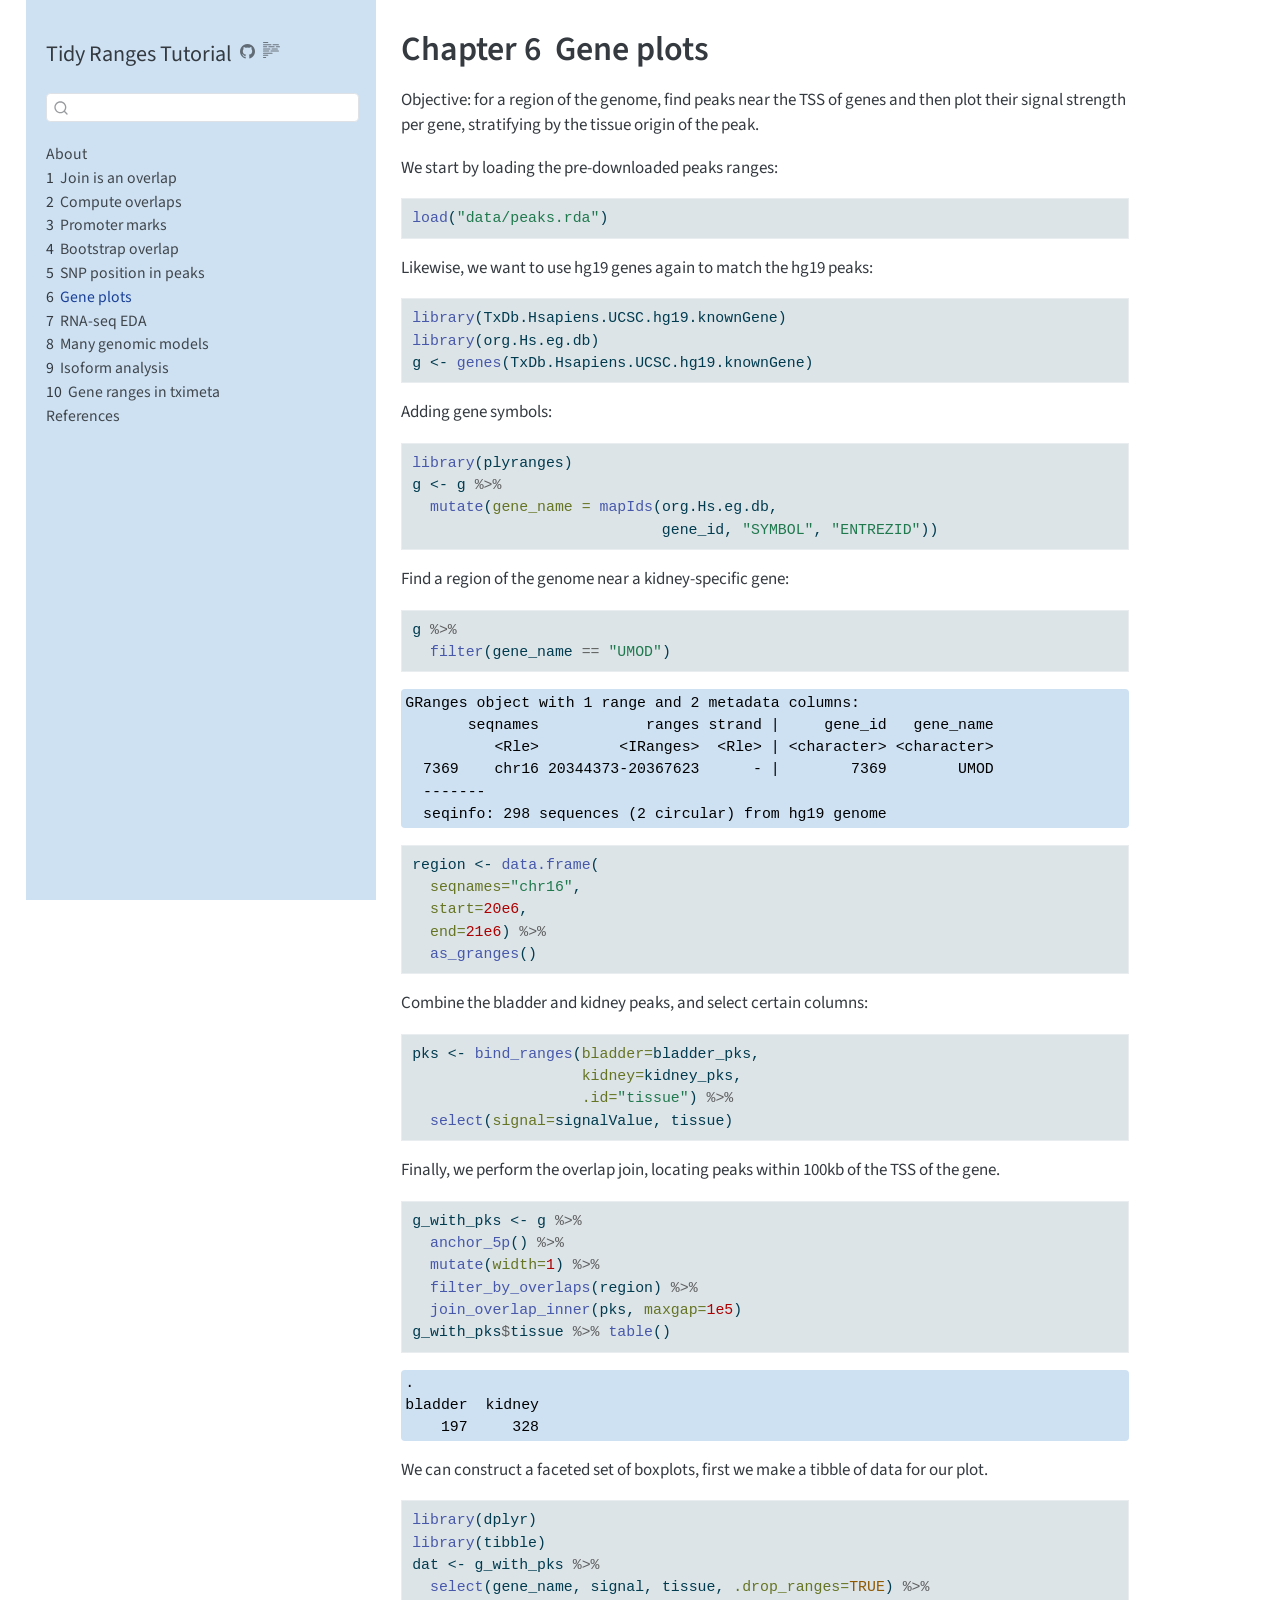
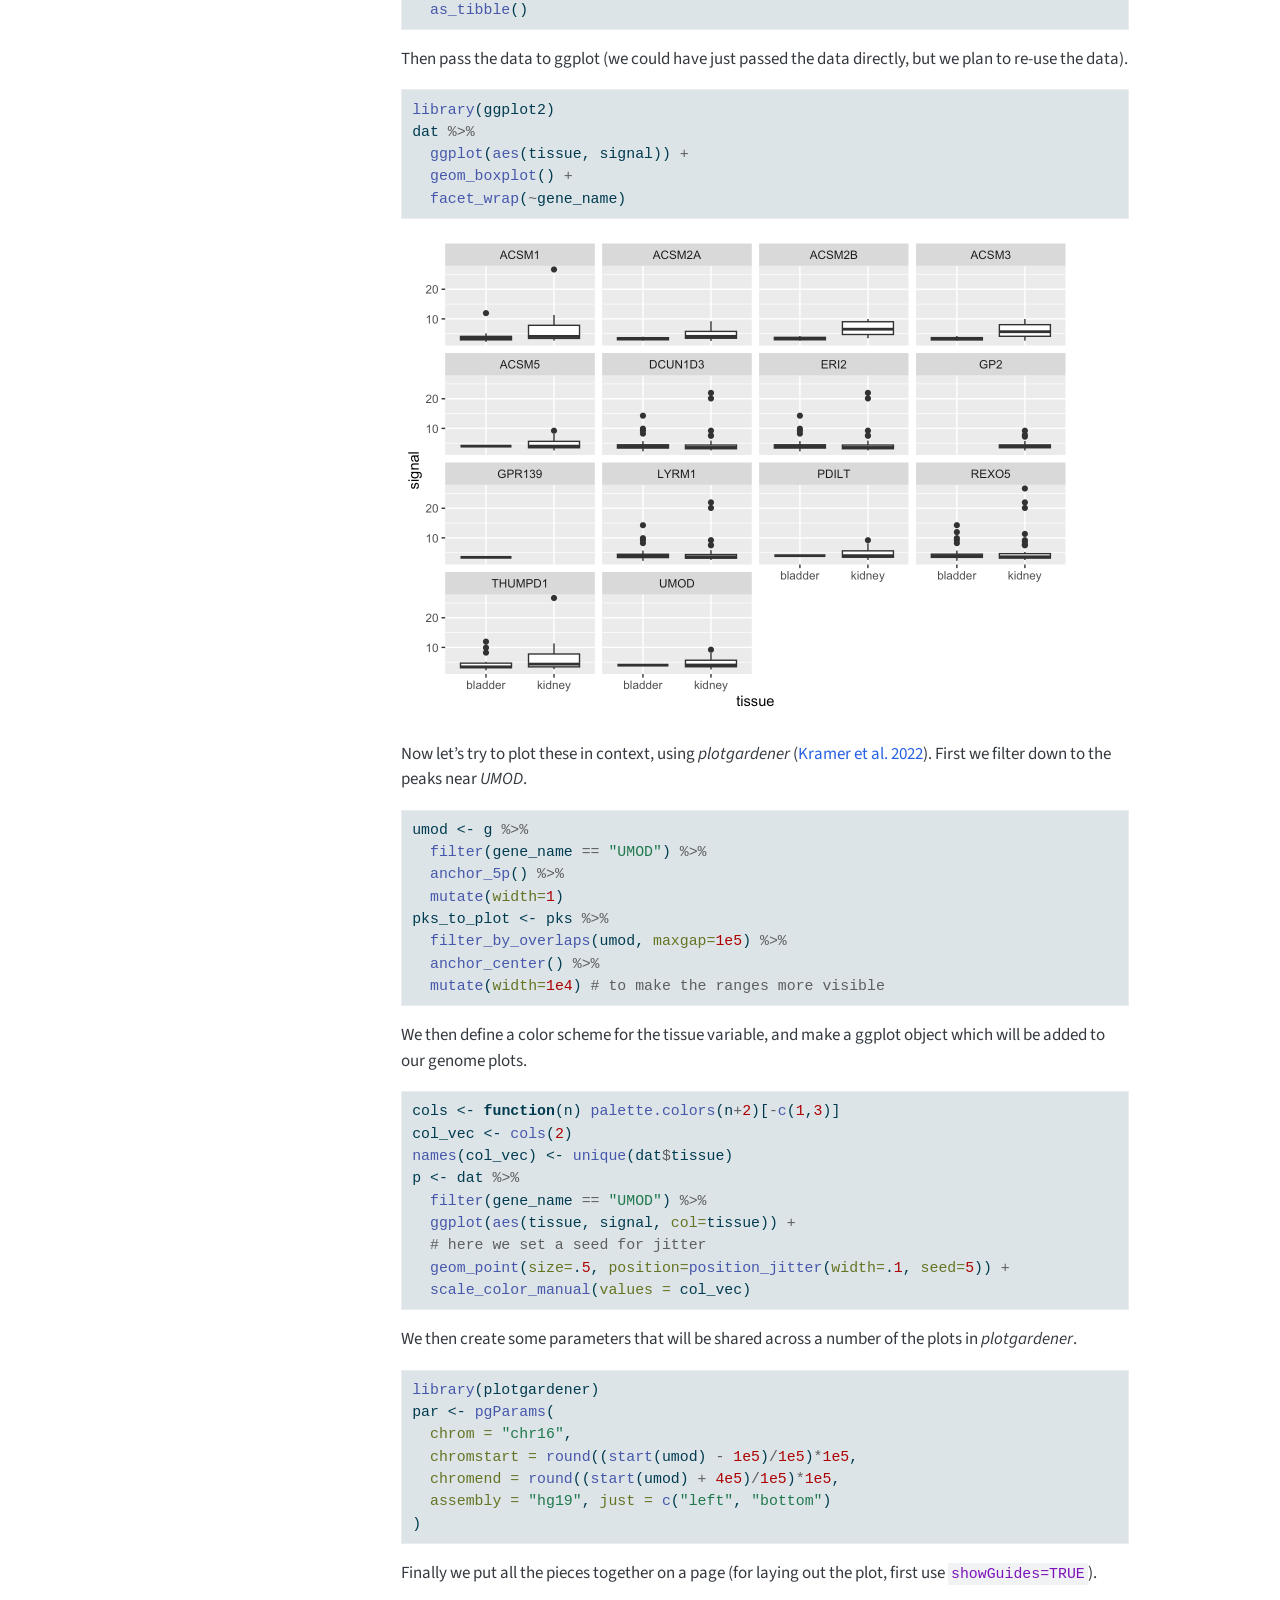
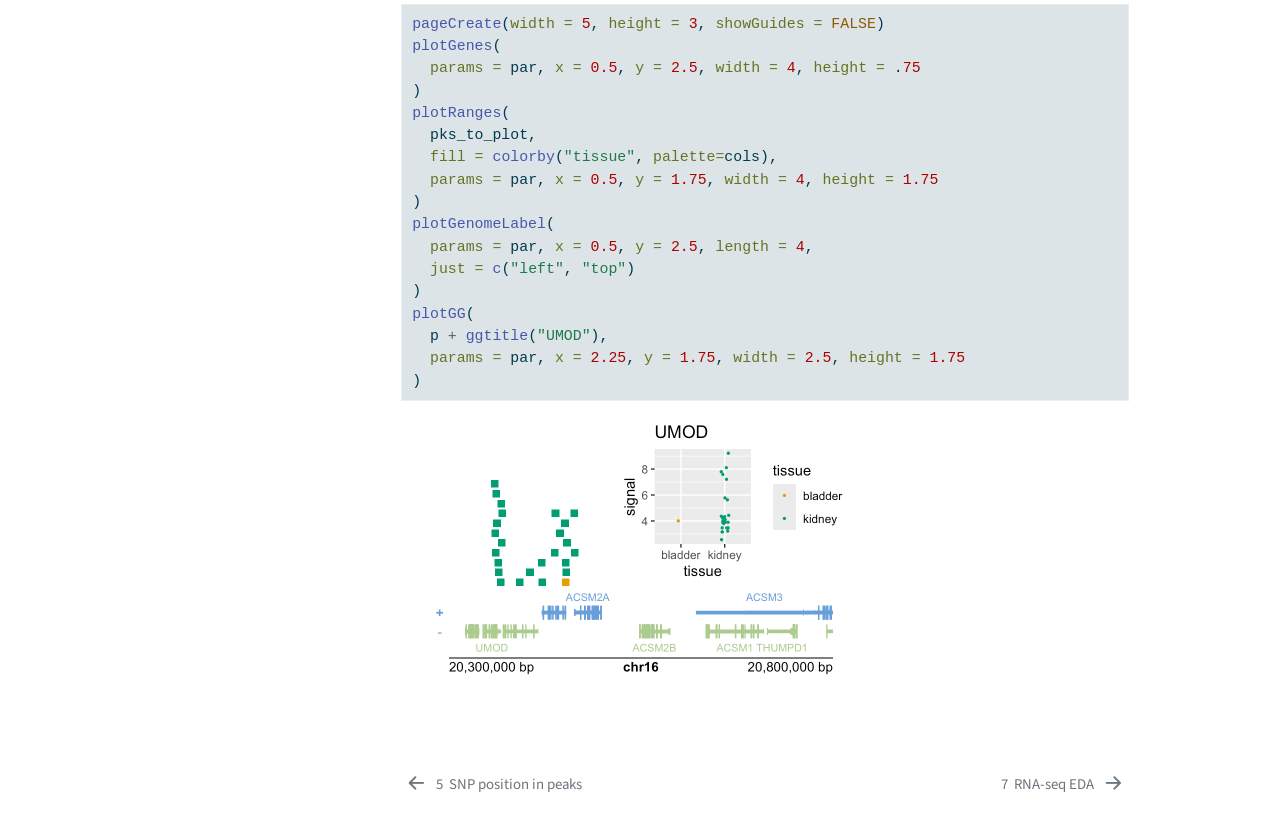
<file: gene-plots.html>
<!DOCTYPE html>
<html xmlns="http://www.w3.org/1999/xhtml" lang="en" xml:lang="en"><head>

<meta charset="utf-8">
<meta name="generator" content="quarto-1.8.25">

<meta name="viewport" content="width=device-width, initial-scale=1.0, user-scalable=yes">

<meta name="description" content="Basic examples of computing operations on genomic ranges using the tidy data philosophy.">

<title>6&nbsp; Gene plots – Tidy Ranges Tutorial</title>
<style>
code{white-space: pre-wrap;}
span.smallcaps{font-variant: small-caps;}
div.columns{display: flex; gap: min(4vw, 1.5em);}
div.column{flex: auto; overflow-x: auto;}
div.hanging-indent{margin-left: 1.5em; text-indent: -1.5em;}
ul.task-list{list-style: none;}
ul.task-list li input[type="checkbox"] {
  width: 0.8em;
  margin: 0 0.8em 0.2em -1em; /* quarto-specific, see https://github.com/quarto-dev/quarto-cli/issues/4556 */ 
  vertical-align: middle;
}
/* CSS for syntax highlighting */
html { -webkit-text-size-adjust: 100%; }
pre > code.sourceCode { white-space: pre; position: relative; }
pre > code.sourceCode > span { display: inline-block; line-height: 1.25; }
pre > code.sourceCode > span:empty { height: 1.2em; }
.sourceCode { overflow: visible; }
code.sourceCode > span { color: inherit; text-decoration: inherit; }
div.sourceCode { margin: 1em 0; }
pre.sourceCode { margin: 0; }
@media screen {
div.sourceCode { overflow: auto; }
}
@media print {
pre > code.sourceCode { white-space: pre-wrap; }
pre > code.sourceCode > span { text-indent: -5em; padding-left: 5em; }
}
pre.numberSource code
  { counter-reset: source-line 0; }
pre.numberSource code > span
  { position: relative; left: -4em; counter-increment: source-line; }
pre.numberSource code > span > a:first-child::before
  { content: counter(source-line);
    position: relative; left: -1em; text-align: right; vertical-align: baseline;
    border: none; display: inline-block;
    -webkit-touch-callout: none; -webkit-user-select: none;
    -khtml-user-select: none; -moz-user-select: none;
    -ms-user-select: none; user-select: none;
    padding: 0 4px; width: 4em;
  }
pre.numberSource { margin-left: 3em;  padding-left: 4px; }
div.sourceCode
  {   }
@media screen {
pre > code.sourceCode > span > a:first-child::before { text-decoration: underline; }
}
/* CSS for citations */
div.csl-bib-body { }
div.csl-entry {
  clear: both;
  margin-bottom: 0em;
}
.hanging-indent div.csl-entry {
  margin-left:2em;
  text-indent:-2em;
}
div.csl-left-margin {
  min-width:2em;
  float:left;
}
div.csl-right-inline {
  margin-left:2em;
  padding-left:1em;
}
div.csl-indent {
  margin-left: 2em;
}</style>


<script src="site_libs/quarto-nav/quarto-nav.js"></script>
<script src="site_libs/quarto-nav/headroom.min.js"></script>
<script src="site_libs/clipboard/clipboard.min.js"></script>
<script src="site_libs/quarto-search/autocomplete.umd.js"></script>
<script src="site_libs/quarto-search/fuse.min.js"></script>
<script src="site_libs/quarto-search/quarto-search.js"></script>
<meta name="quarto:offset" content="./">
<link href="./rna-seq-eda.html" rel="next">
<link href="./snp-position-in-peaks.html" rel="prev">
<script src="site_libs/quarto-html/quarto.js" type="module"></script>
<script src="site_libs/quarto-html/tabsets/tabsets.js" type="module"></script>
<script src="site_libs/quarto-html/axe/axe-check.js" type="module"></script>
<script src="site_libs/quarto-html/popper.min.js"></script>
<script src="site_libs/quarto-html/tippy.umd.min.js"></script>
<script src="site_libs/quarto-html/anchor.min.js"></script>
<link href="site_libs/quarto-html/tippy.css" rel="stylesheet">
<link href="site_libs/quarto-html/quarto-syntax-highlighting-7b89279ff1a6dce999919e0e67d4d9ec.css" rel="stylesheet" id="quarto-text-highlighting-styles">
<script src="site_libs/bootstrap/bootstrap.min.js"></script>
<link href="site_libs/bootstrap/bootstrap-icons.css" rel="stylesheet">
<link href="site_libs/bootstrap/bootstrap-c6f9d354b36357777b2939029902c182.min.css" rel="stylesheet" append-hash="true" id="quarto-bootstrap" data-mode="light">
<script id="quarto-search-options" type="application/json">{
  "location": "sidebar",
  "copy-button": false,
  "collapse-after": 3,
  "panel-placement": "start",
  "type": "textbox",
  "limit": 50,
  "keyboard-shortcut": [
    "f",
    "/",
    "s"
  ],
  "show-item-context": false,
  "language": {
    "search-no-results-text": "No results",
    "search-matching-documents-text": "matching documents",
    "search-copy-link-title": "Copy link to search",
    "search-hide-matches-text": "Hide additional matches",
    "search-more-match-text": "more match in this document",
    "search-more-matches-text": "more matches in this document",
    "search-clear-button-title": "Clear",
    "search-text-placeholder": "",
    "search-detached-cancel-button-title": "Cancel",
    "search-submit-button-title": "Submit",
    "search-label": "Search"
  }
}</script>


<link rel="stylesheet" href="toc.css">
</head>

<body class="nav-sidebar floating quarto-light">

<div id="quarto-search-results"></div>
  <header id="quarto-header" class="headroom fixed-top">
  <nav class="quarto-secondary-nav">
    <div class="container-fluid d-flex">
      <button type="button" class="quarto-btn-toggle btn" data-bs-toggle="collapse" role="button" data-bs-target=".quarto-sidebar-collapse-item" aria-controls="quarto-sidebar" aria-expanded="false" aria-label="Toggle sidebar navigation" onclick="if (window.quartoToggleHeadroom) { window.quartoToggleHeadroom(); }">
        <i class="bi bi-layout-text-sidebar-reverse"></i>
      </button>
        <nav class="quarto-page-breadcrumbs" aria-label="breadcrumb"><ol class="breadcrumb"><li class="breadcrumb-item"><a href="./gene-plots.html"><span class="chapter-number">6</span>&nbsp; <span class="chapter-title">Gene plots</span></a></li></ol></nav>
        <a class="flex-grow-1" role="navigation" data-bs-toggle="collapse" data-bs-target=".quarto-sidebar-collapse-item" aria-controls="quarto-sidebar" aria-expanded="false" aria-label="Toggle sidebar navigation" onclick="if (window.quartoToggleHeadroom) { window.quartoToggleHeadroom(); }">      
        </a>
      <button type="button" class="btn quarto-search-button" aria-label="Search" onclick="window.quartoOpenSearch();">
        <i class="bi bi-search"></i>
      </button>
    </div>
  </nav>
</header>
<!-- content -->
<div id="quarto-content" class="quarto-container page-columns page-rows-contents page-layout-article">
<!-- sidebar -->
  <nav id="quarto-sidebar" class="sidebar collapse collapse-horizontal quarto-sidebar-collapse-item sidebar-navigation floating overflow-auto">
    <div class="pt-lg-2 mt-2 text-left sidebar-header sidebar-header-stacked">
      <a href="./index.html" class="sidebar-logo-link">
      </a>
    <div class="sidebar-title mb-0 py-0">
      <a href="./">Tidy Ranges Tutorial</a> 
        <div class="sidebar-tools-main">
    <a href="https://github.com/tidybiology/tidy-ranges-tutorial" title="Source Code" class="quarto-navigation-tool px-1" aria-label="Source Code"><i class="bi bi-github"></i></a>
  <a href="" class="quarto-reader-toggle quarto-navigation-tool px-1" onclick="window.quartoToggleReader(); return false;" title="Toggle reader mode">
  <div class="quarto-reader-toggle-btn">
  <i class="bi"></i>
  </div>
</a>
</div>
    </div>
      </div>
        <div class="mt-2 flex-shrink-0 align-items-center">
        <div class="sidebar-search">
        <div id="quarto-search" class="" title="Search"></div>
        </div>
        </div>
    <div class="sidebar-menu-container"> 
    <ul class="list-unstyled mt-1">
        <li class="sidebar-item">
  <div class="sidebar-item-container"> 
  <a href="./index.html" class="sidebar-item-text sidebar-link">
 <span class="menu-text">About</span></a>
  </div>
</li>
        <li class="sidebar-item">
  <div class="sidebar-item-container"> 
  <a href="./join-is-an-overlap.html" class="sidebar-item-text sidebar-link">
 <span class="menu-text"><span class="chapter-number">1</span>&nbsp; <span class="chapter-title">Join is an overlap</span></span></a>
  </div>
</li>
        <li class="sidebar-item">
  <div class="sidebar-item-container"> 
  <a href="./compute-overlaps.html" class="sidebar-item-text sidebar-link">
 <span class="menu-text"><span class="chapter-number">2</span>&nbsp; <span class="chapter-title">Compute overlaps</span></span></a>
  </div>
</li>
        <li class="sidebar-item">
  <div class="sidebar-item-container"> 
  <a href="./promoter-marks.html" class="sidebar-item-text sidebar-link">
 <span class="menu-text"><span class="chapter-number">3</span>&nbsp; <span class="chapter-title">Promoter marks</span></span></a>
  </div>
</li>
        <li class="sidebar-item">
  <div class="sidebar-item-container"> 
  <a href="./bootstrap-overlap.html" class="sidebar-item-text sidebar-link">
 <span class="menu-text"><span class="chapter-number">4</span>&nbsp; <span class="chapter-title">Bootstrap overlap</span></span></a>
  </div>
</li>
        <li class="sidebar-item">
  <div class="sidebar-item-container"> 
  <a href="./snp-position-in-peaks.html" class="sidebar-item-text sidebar-link">
 <span class="menu-text"><span class="chapter-number">5</span>&nbsp; <span class="chapter-title">SNP position in peaks</span></span></a>
  </div>
</li>
        <li class="sidebar-item">
  <div class="sidebar-item-container"> 
  <a href="./gene-plots.html" class="sidebar-item-text sidebar-link active">
 <span class="menu-text"><span class="chapter-number">6</span>&nbsp; <span class="chapter-title">Gene plots</span></span></a>
  </div>
</li>
        <li class="sidebar-item">
  <div class="sidebar-item-container"> 
  <a href="./rna-seq-eda.html" class="sidebar-item-text sidebar-link">
 <span class="menu-text"><span class="chapter-number">7</span>&nbsp; <span class="chapter-title">RNA-seq EDA</span></span></a>
  </div>
</li>
        <li class="sidebar-item">
  <div class="sidebar-item-container"> 
  <a href="./many-genomic-models.html" class="sidebar-item-text sidebar-link">
 <span class="menu-text"><span class="chapter-number">8</span>&nbsp; <span class="chapter-title">Many genomic models</span></span></a>
  </div>
</li>
        <li class="sidebar-item">
  <div class="sidebar-item-container"> 
  <a href="./isoform-analysis.html" class="sidebar-item-text sidebar-link">
 <span class="menu-text"><span class="chapter-number">9</span>&nbsp; <span class="chapter-title">Isoform analysis</span></span></a>
  </div>
</li>
        <li class="sidebar-item">
  <div class="sidebar-item-container"> 
  <a href="./tximeta-gene-range.html" class="sidebar-item-text sidebar-link">
 <span class="menu-text"><span class="chapter-number">10</span>&nbsp; <span class="chapter-title">Gene ranges in tximeta</span></span></a>
  </div>
</li>
        <li class="sidebar-item">
  <div class="sidebar-item-container"> 
  <a href="./references.html" class="sidebar-item-text sidebar-link">
 <span class="menu-text">References</span></a>
  </div>
</li>
    </ul>
    </div>
</nav>
<div id="quarto-sidebar-glass" class="quarto-sidebar-collapse-item" data-bs-toggle="collapse" data-bs-target=".quarto-sidebar-collapse-item"></div>
<!-- margin-sidebar -->
    <div id="quarto-margin-sidebar" class="sidebar margin-sidebar zindex-bottom">
        
    </div>
<!-- main -->
<main class="content" id="quarto-document-content">

<header id="title-block-header" class="quarto-title-block default">
<div class="quarto-title">
<h1 class="title"><span class="chapter-number">6</span>&nbsp; <span class="chapter-title">Gene plots</span></h1>
</div>



<div class="quarto-title-meta">

    
  
    
  </div>
  


</header>


<p>Objective: for a region of the genome, find peaks near the TSS of genes and then plot their signal strength per gene, stratifying by the tissue origin of the peak.</p>
<p>We start by loading the pre-downloaded peaks ranges:</p>
<div class="cell">
<div class="code-copy-outer-scaffold"><div class="sourceCode cell-code" id="cb1"><pre class="sourceCode r code-with-copy"><code class="sourceCode r"><span id="cb1-1"><a href="#cb1-1" aria-hidden="true" tabindex="-1"></a><span class="fu">load</span>(<span class="st">"data/peaks.rda"</span>)</span></code></pre></div><button title="Copy to Clipboard" class="code-copy-button"><i class="bi"></i></button></div>
</div>
<p>Likewise, we want to use hg19 genes again to match the hg19 peaks:</p>
<div class="cell">
<div class="code-copy-outer-scaffold"><div class="sourceCode cell-code" id="cb2"><pre class="sourceCode r code-with-copy"><code class="sourceCode r"><span id="cb2-1"><a href="#cb2-1" aria-hidden="true" tabindex="-1"></a><span class="fu">library</span>(TxDb.Hsapiens.UCSC.hg19.knownGene)</span>
<span id="cb2-2"><a href="#cb2-2" aria-hidden="true" tabindex="-1"></a><span class="fu">library</span>(org.Hs.eg.db)</span>
<span id="cb2-3"><a href="#cb2-3" aria-hidden="true" tabindex="-1"></a>g <span class="ot">&lt;-</span> <span class="fu">genes</span>(TxDb.Hsapiens.UCSC.hg19.knownGene)</span></code></pre></div><button title="Copy to Clipboard" class="code-copy-button"><i class="bi"></i></button></div>
</div>
<p>Adding gene symbols:</p>
<div class="cell">
<div class="code-copy-outer-scaffold"><div class="sourceCode cell-code" id="cb3"><pre class="sourceCode r code-with-copy"><code class="sourceCode r"><span id="cb3-1"><a href="#cb3-1" aria-hidden="true" tabindex="-1"></a><span class="fu">library</span>(plyranges)</span>
<span id="cb3-2"><a href="#cb3-2" aria-hidden="true" tabindex="-1"></a>g <span class="ot">&lt;-</span> g <span class="sc">%&gt;%</span></span>
<span id="cb3-3"><a href="#cb3-3" aria-hidden="true" tabindex="-1"></a>  <span class="fu">mutate</span>(<span class="at">gene_name =</span> <span class="fu">mapIds</span>(org.Hs.eg.db, </span>
<span id="cb3-4"><a href="#cb3-4" aria-hidden="true" tabindex="-1"></a>                            gene_id, <span class="st">"SYMBOL"</span>, <span class="st">"ENTREZID"</span>))</span></code></pre></div><button title="Copy to Clipboard" class="code-copy-button"><i class="bi"></i></button></div>
</div>
<p>Find a region of the genome near a kidney-specific gene:</p>
<div class="cell">
<div class="code-copy-outer-scaffold"><div class="sourceCode cell-code" id="cb4"><pre class="sourceCode r code-with-copy"><code class="sourceCode r"><span id="cb4-1"><a href="#cb4-1" aria-hidden="true" tabindex="-1"></a>g <span class="sc">%&gt;%</span> </span>
<span id="cb4-2"><a href="#cb4-2" aria-hidden="true" tabindex="-1"></a>  <span class="fu">filter</span>(gene_name <span class="sc">==</span> <span class="st">"UMOD"</span>)</span></code></pre></div><button title="Copy to Clipboard" class="code-copy-button"><i class="bi"></i></button></div>
<div class="cell-output cell-output-stdout">
<pre><code>GRanges object with 1 range and 2 metadata columns:
       seqnames            ranges strand |     gene_id   gene_name
          &lt;Rle&gt;         &lt;IRanges&gt;  &lt;Rle&gt; | &lt;character&gt; &lt;character&gt;
  7369    chr16 20344373-20367623      - |        7369        UMOD
  -------
  seqinfo: 298 sequences (2 circular) from hg19 genome</code></pre>
</div>
<div class="code-copy-outer-scaffold"><div class="sourceCode cell-code" id="cb6"><pre class="sourceCode r code-with-copy"><code class="sourceCode r"><span id="cb6-1"><a href="#cb6-1" aria-hidden="true" tabindex="-1"></a>region <span class="ot">&lt;-</span> <span class="fu">data.frame</span>(</span>
<span id="cb6-2"><a href="#cb6-2" aria-hidden="true" tabindex="-1"></a>  <span class="at">seqnames=</span><span class="st">"chr16"</span>, </span>
<span id="cb6-3"><a href="#cb6-3" aria-hidden="true" tabindex="-1"></a>  <span class="at">start=</span><span class="fl">20e6</span>,</span>
<span id="cb6-4"><a href="#cb6-4" aria-hidden="true" tabindex="-1"></a>  <span class="at">end=</span><span class="fl">21e6</span>) <span class="sc">%&gt;%</span></span>
<span id="cb6-5"><a href="#cb6-5" aria-hidden="true" tabindex="-1"></a>  <span class="fu">as_granges</span>()</span></code></pre></div><button title="Copy to Clipboard" class="code-copy-button"><i class="bi"></i></button></div>
</div>
<p>Combine the bladder and kidney peaks, and select certain columns:</p>
<div class="cell">
<div class="code-copy-outer-scaffold"><div class="sourceCode cell-code" id="cb7"><pre class="sourceCode r code-with-copy"><code class="sourceCode r"><span id="cb7-1"><a href="#cb7-1" aria-hidden="true" tabindex="-1"></a>pks <span class="ot">&lt;-</span> <span class="fu">bind_ranges</span>(<span class="at">bladder=</span>bladder_pks,</span>
<span id="cb7-2"><a href="#cb7-2" aria-hidden="true" tabindex="-1"></a>                   <span class="at">kidney=</span>kidney_pks,</span>
<span id="cb7-3"><a href="#cb7-3" aria-hidden="true" tabindex="-1"></a>                   <span class="at">.id=</span><span class="st">"tissue"</span>) <span class="sc">%&gt;%</span></span>
<span id="cb7-4"><a href="#cb7-4" aria-hidden="true" tabindex="-1"></a>  <span class="fu">select</span>(<span class="at">signal=</span>signalValue, tissue)</span></code></pre></div><button title="Copy to Clipboard" class="code-copy-button"><i class="bi"></i></button></div>
</div>
<p>Finally, we perform the overlap join, locating peaks within 100kb of the TSS of the gene.</p>
<div class="cell">
<div class="code-copy-outer-scaffold"><div class="sourceCode cell-code" id="cb8"><pre class="sourceCode r code-with-copy"><code class="sourceCode r"><span id="cb8-1"><a href="#cb8-1" aria-hidden="true" tabindex="-1"></a>g_with_pks <span class="ot">&lt;-</span> g <span class="sc">%&gt;%</span></span>
<span id="cb8-2"><a href="#cb8-2" aria-hidden="true" tabindex="-1"></a>  <span class="fu">anchor_5p</span>() <span class="sc">%&gt;%</span></span>
<span id="cb8-3"><a href="#cb8-3" aria-hidden="true" tabindex="-1"></a>  <span class="fu">mutate</span>(<span class="at">width=</span><span class="dv">1</span>) <span class="sc">%&gt;%</span></span>
<span id="cb8-4"><a href="#cb8-4" aria-hidden="true" tabindex="-1"></a>  <span class="fu">filter_by_overlaps</span>(region) <span class="sc">%&gt;%</span></span>
<span id="cb8-5"><a href="#cb8-5" aria-hidden="true" tabindex="-1"></a>  <span class="fu">join_overlap_inner</span>(pks, <span class="at">maxgap=</span><span class="fl">1e5</span>)</span>
<span id="cb8-6"><a href="#cb8-6" aria-hidden="true" tabindex="-1"></a>g_with_pks<span class="sc">$</span>tissue <span class="sc">%&gt;%</span> <span class="fu">table</span>()</span></code></pre></div><button title="Copy to Clipboard" class="code-copy-button"><i class="bi"></i></button></div>
<div class="cell-output cell-output-stdout">
<pre><code>.
bladder  kidney 
    197     328 </code></pre>
</div>
</div>
<p>We can construct a faceted set of boxplots, first we make a tibble of data for our plot.</p>
<div class="cell">
<div class="code-copy-outer-scaffold"><div class="sourceCode cell-code" id="cb10"><pre class="sourceCode r code-with-copy"><code class="sourceCode r"><span id="cb10-1"><a href="#cb10-1" aria-hidden="true" tabindex="-1"></a><span class="fu">library</span>(dplyr)</span>
<span id="cb10-2"><a href="#cb10-2" aria-hidden="true" tabindex="-1"></a><span class="fu">library</span>(tibble)</span>
<span id="cb10-3"><a href="#cb10-3" aria-hidden="true" tabindex="-1"></a>dat <span class="ot">&lt;-</span> g_with_pks <span class="sc">%&gt;%</span></span>
<span id="cb10-4"><a href="#cb10-4" aria-hidden="true" tabindex="-1"></a>  <span class="fu">select</span>(gene_name, signal, tissue, <span class="at">.drop_ranges=</span><span class="cn">TRUE</span>) <span class="sc">%&gt;%</span></span>
<span id="cb10-5"><a href="#cb10-5" aria-hidden="true" tabindex="-1"></a>  <span class="fu">as_tibble</span>()</span></code></pre></div><button title="Copy to Clipboard" class="code-copy-button"><i class="bi"></i></button></div>
</div>
<p>Then pass the data to ggplot (we could have just passed the data directly, but we plan to re-use the data).</p>
<div class="cell">
<div class="code-copy-outer-scaffold"><div class="sourceCode cell-code" id="cb11"><pre class="sourceCode r code-with-copy"><code class="sourceCode r"><span id="cb11-1"><a href="#cb11-1" aria-hidden="true" tabindex="-1"></a><span class="fu">library</span>(ggplot2)</span>
<span id="cb11-2"><a href="#cb11-2" aria-hidden="true" tabindex="-1"></a>dat <span class="sc">%&gt;%</span></span>
<span id="cb11-3"><a href="#cb11-3" aria-hidden="true" tabindex="-1"></a>  <span class="fu">ggplot</span>(<span class="fu">aes</span>(tissue, signal)) <span class="sc">+</span></span>
<span id="cb11-4"><a href="#cb11-4" aria-hidden="true" tabindex="-1"></a>  <span class="fu">geom_boxplot</span>() <span class="sc">+</span> </span>
<span id="cb11-5"><a href="#cb11-5" aria-hidden="true" tabindex="-1"></a>  <span class="fu">facet_wrap</span>(<span class="sc">~</span>gene_name)</span></code></pre></div><button title="Copy to Clipboard" class="code-copy-button"><i class="bi"></i></button></div>
<div class="cell-output-display">
<div>
<figure class="figure">
<p><img src="gene-plots_files/figure-html/peaks-near-genes-1.png" class="img-fluid figure-img" width="672"></p>
</figure>
</div>
</div>
</div>
<p>Now let’s try to plot these in context, using <em>plotgardener</em> <span class="citation" data-cites="plotgardener">(<a href="references.html#ref-plotgardener" role="doc-biblioref">Kramer et al. 2022</a>)</span>. First we filter down to the peaks near <em>UMOD</em>.</p>
<div class="cell">
<div class="code-copy-outer-scaffold"><div class="sourceCode cell-code" id="cb12"><pre class="sourceCode r code-with-copy"><code class="sourceCode r"><span id="cb12-1"><a href="#cb12-1" aria-hidden="true" tabindex="-1"></a>umod <span class="ot">&lt;-</span> g <span class="sc">%&gt;%</span></span>
<span id="cb12-2"><a href="#cb12-2" aria-hidden="true" tabindex="-1"></a>  <span class="fu">filter</span>(gene_name <span class="sc">==</span> <span class="st">"UMOD"</span>) <span class="sc">%&gt;%</span></span>
<span id="cb12-3"><a href="#cb12-3" aria-hidden="true" tabindex="-1"></a>  <span class="fu">anchor_5p</span>() <span class="sc">%&gt;%</span></span>
<span id="cb12-4"><a href="#cb12-4" aria-hidden="true" tabindex="-1"></a>  <span class="fu">mutate</span>(<span class="at">width=</span><span class="dv">1</span>)</span>
<span id="cb12-5"><a href="#cb12-5" aria-hidden="true" tabindex="-1"></a>pks_to_plot <span class="ot">&lt;-</span> pks <span class="sc">%&gt;%</span></span>
<span id="cb12-6"><a href="#cb12-6" aria-hidden="true" tabindex="-1"></a>  <span class="fu">filter_by_overlaps</span>(umod, <span class="at">maxgap=</span><span class="fl">1e5</span>) <span class="sc">%&gt;%</span></span>
<span id="cb12-7"><a href="#cb12-7" aria-hidden="true" tabindex="-1"></a>  <span class="fu">anchor_center</span>() <span class="sc">%&gt;%</span></span>
<span id="cb12-8"><a href="#cb12-8" aria-hidden="true" tabindex="-1"></a>  <span class="fu">mutate</span>(<span class="at">width=</span><span class="fl">1e4</span>) <span class="co"># to make the ranges more visible</span></span></code></pre></div><button title="Copy to Clipboard" class="code-copy-button"><i class="bi"></i></button></div>
</div>
<p>We then define a color scheme for the tissue variable, and make a ggplot object which will be added to our genome plots.</p>
<div class="cell">
<div class="code-copy-outer-scaffold"><div class="sourceCode cell-code" id="cb13"><pre class="sourceCode r code-with-copy"><code class="sourceCode r"><span id="cb13-1"><a href="#cb13-1" aria-hidden="true" tabindex="-1"></a>cols <span class="ot">&lt;-</span> <span class="cf">function</span>(n) <span class="fu">palette.colors</span>(n<span class="sc">+</span><span class="dv">2</span>)[<span class="sc">-</span><span class="fu">c</span>(<span class="dv">1</span>,<span class="dv">3</span>)]</span>
<span id="cb13-2"><a href="#cb13-2" aria-hidden="true" tabindex="-1"></a>col_vec <span class="ot">&lt;-</span> <span class="fu">cols</span>(<span class="dv">2</span>)</span>
<span id="cb13-3"><a href="#cb13-3" aria-hidden="true" tabindex="-1"></a><span class="fu">names</span>(col_vec) <span class="ot">&lt;-</span> <span class="fu">unique</span>(dat<span class="sc">$</span>tissue)</span>
<span id="cb13-4"><a href="#cb13-4" aria-hidden="true" tabindex="-1"></a>p <span class="ot">&lt;-</span> dat <span class="sc">%&gt;%</span></span>
<span id="cb13-5"><a href="#cb13-5" aria-hidden="true" tabindex="-1"></a>  <span class="fu">filter</span>(gene_name <span class="sc">==</span> <span class="st">"UMOD"</span>) <span class="sc">%&gt;%</span></span>
<span id="cb13-6"><a href="#cb13-6" aria-hidden="true" tabindex="-1"></a>  <span class="fu">ggplot</span>(<span class="fu">aes</span>(tissue, signal, <span class="at">col=</span>tissue)) <span class="sc">+</span></span>
<span id="cb13-7"><a href="#cb13-7" aria-hidden="true" tabindex="-1"></a>  <span class="co"># here we set a seed for jitter</span></span>
<span id="cb13-8"><a href="#cb13-8" aria-hidden="true" tabindex="-1"></a>  <span class="fu">geom_point</span>(<span class="at">size=</span>.<span class="dv">5</span>, <span class="at">position=</span><span class="fu">position_jitter</span>(<span class="at">width=</span>.<span class="dv">1</span>, <span class="at">seed=</span><span class="dv">5</span>)) <span class="sc">+</span></span>
<span id="cb13-9"><a href="#cb13-9" aria-hidden="true" tabindex="-1"></a>  <span class="fu">scale_color_manual</span>(<span class="at">values =</span> col_vec)</span></code></pre></div><button title="Copy to Clipboard" class="code-copy-button"><i class="bi"></i></button></div>
</div>
<p>We then create some parameters that will be shared across a number of the plots in <em>plotgardener</em>.</p>
<div class="cell">
<div class="code-copy-outer-scaffold"><div class="sourceCode cell-code" id="cb14"><pre class="sourceCode r code-with-copy"><code class="sourceCode r"><span id="cb14-1"><a href="#cb14-1" aria-hidden="true" tabindex="-1"></a><span class="fu">library</span>(plotgardener)</span>
<span id="cb14-2"><a href="#cb14-2" aria-hidden="true" tabindex="-1"></a>par <span class="ot">&lt;-</span> <span class="fu">pgParams</span>(</span>
<span id="cb14-3"><a href="#cb14-3" aria-hidden="true" tabindex="-1"></a>  <span class="at">chrom =</span> <span class="st">"chr16"</span>, </span>
<span id="cb14-4"><a href="#cb14-4" aria-hidden="true" tabindex="-1"></a>  <span class="at">chromstart =</span> <span class="fu">round</span>((<span class="fu">start</span>(umod) <span class="sc">-</span> <span class="fl">1e5</span>)<span class="sc">/</span><span class="fl">1e5</span>)<span class="sc">*</span><span class="fl">1e5</span>,</span>
<span id="cb14-5"><a href="#cb14-5" aria-hidden="true" tabindex="-1"></a>  <span class="at">chromend =</span> <span class="fu">round</span>((<span class="fu">start</span>(umod) <span class="sc">+</span> <span class="fl">4e5</span>)<span class="sc">/</span><span class="fl">1e5</span>)<span class="sc">*</span><span class="fl">1e5</span>,</span>
<span id="cb14-6"><a href="#cb14-6" aria-hidden="true" tabindex="-1"></a>  <span class="at">assembly =</span> <span class="st">"hg19"</span>, <span class="at">just =</span> <span class="fu">c</span>(<span class="st">"left"</span>, <span class="st">"bottom"</span>)</span>
<span id="cb14-7"><a href="#cb14-7" aria-hidden="true" tabindex="-1"></a>)</span></code></pre></div><button title="Copy to Clipboard" class="code-copy-button"><i class="bi"></i></button></div>
</div>
<p>Finally we put all the pieces together on a page (for laying out the plot, first use <code>showGuides=TRUE</code>).</p>
<div class="cell">
<div class="code-copy-outer-scaffold"><div class="sourceCode cell-code" id="cb15"><pre class="sourceCode r code-with-copy"><code class="sourceCode r"><span id="cb15-1"><a href="#cb15-1" aria-hidden="true" tabindex="-1"></a><span class="fu">pageCreate</span>(<span class="at">width =</span> <span class="dv">5</span>, <span class="at">height =</span> <span class="dv">3</span>, <span class="at">showGuides =</span> <span class="cn">FALSE</span>)</span>
<span id="cb15-2"><a href="#cb15-2" aria-hidden="true" tabindex="-1"></a><span class="fu">plotGenes</span>(</span>
<span id="cb15-3"><a href="#cb15-3" aria-hidden="true" tabindex="-1"></a>  <span class="at">params =</span> par, <span class="at">x =</span> <span class="fl">0.5</span>, <span class="at">y =</span> <span class="fl">2.5</span>, <span class="at">width =</span> <span class="dv">4</span>, <span class="at">height =</span> .<span class="dv">75</span></span>
<span id="cb15-4"><a href="#cb15-4" aria-hidden="true" tabindex="-1"></a>)</span>
<span id="cb15-5"><a href="#cb15-5" aria-hidden="true" tabindex="-1"></a><span class="fu">plotRanges</span>(</span>
<span id="cb15-6"><a href="#cb15-6" aria-hidden="true" tabindex="-1"></a>  pks_to_plot,</span>
<span id="cb15-7"><a href="#cb15-7" aria-hidden="true" tabindex="-1"></a>  <span class="at">fill =</span> <span class="fu">colorby</span>(<span class="st">"tissue"</span>, <span class="at">palette=</span>cols),</span>
<span id="cb15-8"><a href="#cb15-8" aria-hidden="true" tabindex="-1"></a>  <span class="at">params =</span> par, <span class="at">x =</span> <span class="fl">0.5</span>, <span class="at">y =</span> <span class="fl">1.75</span>, <span class="at">width =</span> <span class="dv">4</span>, <span class="at">height =</span> <span class="fl">1.75</span></span>
<span id="cb15-9"><a href="#cb15-9" aria-hidden="true" tabindex="-1"></a>)</span>
<span id="cb15-10"><a href="#cb15-10" aria-hidden="true" tabindex="-1"></a><span class="fu">plotGenomeLabel</span>(</span>
<span id="cb15-11"><a href="#cb15-11" aria-hidden="true" tabindex="-1"></a>  <span class="at">params =</span> par, <span class="at">x =</span> <span class="fl">0.5</span>, <span class="at">y =</span> <span class="fl">2.5</span>, <span class="at">length =</span> <span class="dv">4</span>,</span>
<span id="cb15-12"><a href="#cb15-12" aria-hidden="true" tabindex="-1"></a>  <span class="at">just =</span> <span class="fu">c</span>(<span class="st">"left"</span>, <span class="st">"top"</span>)</span>
<span id="cb15-13"><a href="#cb15-13" aria-hidden="true" tabindex="-1"></a>)</span>
<span id="cb15-14"><a href="#cb15-14" aria-hidden="true" tabindex="-1"></a><span class="fu">plotGG</span>(</span>
<span id="cb15-15"><a href="#cb15-15" aria-hidden="true" tabindex="-1"></a>  p <span class="sc">+</span> <span class="fu">ggtitle</span>(<span class="st">"UMOD"</span>), </span>
<span id="cb15-16"><a href="#cb15-16" aria-hidden="true" tabindex="-1"></a>  <span class="at">params =</span> par, <span class="at">x =</span> <span class="fl">2.25</span>, <span class="at">y =</span> <span class="fl">1.75</span>, <span class="at">width =</span> <span class="fl">2.5</span>, <span class="at">height =</span> <span class="fl">1.75</span></span>
<span id="cb15-17"><a href="#cb15-17" aria-hidden="true" tabindex="-1"></a>)</span></code></pre></div><button title="Copy to Clipboard" class="code-copy-button"><i class="bi"></i></button></div>
<div class="cell-output-display">
<div>
<figure class="figure">
<p><img src="gene-plots_files/figure-html/garden-1.png" class="img-fluid figure-img" width="480"></p>
</figure>
</div>
</div>
</div>


<div id="refs" class="references csl-bib-body hanging-indent" data-entry-spacing="0" role="list" style="display: none">
<div id="ref-plotgardener" class="csl-entry" role="listitem">
Kramer, Nicole E, Eric S Davis, Craig D Wenger, Erika M Deoudes, Sarah M Parker, Michael I Love, and Douglas H Phanstiel. 2022. <span>“<span class="nocase">Plotgardener: cultivating precise multi-panel figures in R</span>.”</span> <em>Bioinformatics</em> 38 (7): 2042–45. <a href="https://doi.org/10.1093/bioinformatics/btac057">https://doi.org/10.1093/bioinformatics/btac057</a>.
</div>
</div>

</main> <!-- /main -->
<script id="quarto-html-after-body" type="application/javascript">
  window.document.addEventListener("DOMContentLoaded", function (event) {
    const icon = "";
    const anchorJS = new window.AnchorJS();
    anchorJS.options = {
      placement: 'right',
      icon: icon
    };
    anchorJS.add('.anchored');
    const isCodeAnnotation = (el) => {
      for (const clz of el.classList) {
        if (clz.startsWith('code-annotation-')) {                     
          return true;
        }
      }
      return false;
    }
    const onCopySuccess = function(e) {
      // button target
      const button = e.trigger;
      // don't keep focus
      button.blur();
      // flash "checked"
      button.classList.add('code-copy-button-checked');
      var currentTitle = button.getAttribute("title");
      button.setAttribute("title", "Copied!");
      let tooltip;
      if (window.bootstrap) {
        button.setAttribute("data-bs-toggle", "tooltip");
        button.setAttribute("data-bs-placement", "left");
        button.setAttribute("data-bs-title", "Copied!");
        tooltip = new bootstrap.Tooltip(button, 
          { trigger: "manual", 
            customClass: "code-copy-button-tooltip",
            offset: [0, -8]});
        tooltip.show();    
      }
      setTimeout(function() {
        if (tooltip) {
          tooltip.hide();
          button.removeAttribute("data-bs-title");
          button.removeAttribute("data-bs-toggle");
          button.removeAttribute("data-bs-placement");
        }
        button.setAttribute("title", currentTitle);
        button.classList.remove('code-copy-button-checked');
      }, 1000);
      // clear code selection
      e.clearSelection();
    }
    const getTextToCopy = function(trigger) {
      const outerScaffold = trigger.parentElement.cloneNode(true);
      const codeEl = outerScaffold.querySelector('code');
      for (const childEl of codeEl.children) {
        if (isCodeAnnotation(childEl)) {
          childEl.remove();
        }
      }
      return codeEl.innerText;
    }
    const clipboard = new window.ClipboardJS('.code-copy-button:not([data-in-quarto-modal])', {
      text: getTextToCopy
    });
    clipboard.on('success', onCopySuccess);
    if (window.document.getElementById('quarto-embedded-source-code-modal')) {
      const clipboardModal = new window.ClipboardJS('.code-copy-button[data-in-quarto-modal]', {
        text: getTextToCopy,
        container: window.document.getElementById('quarto-embedded-source-code-modal')
      });
      clipboardModal.on('success', onCopySuccess);
    }
      var localhostRegex = new RegExp(/^(?:http|https):\/\/localhost\:?[0-9]*\//);
      var mailtoRegex = new RegExp(/^mailto:/);
        var filterRegex = new RegExp('/' + window.location.host + '/');
      var isInternal = (href) => {
          return filterRegex.test(href) || localhostRegex.test(href) || mailtoRegex.test(href);
      }
      // Inspect non-navigation links and adorn them if external
     var links = window.document.querySelectorAll('a[href]:not(.nav-link):not(.navbar-brand):not(.toc-action):not(.sidebar-link):not(.sidebar-item-toggle):not(.pagination-link):not(.no-external):not([aria-hidden]):not(.dropdown-item):not(.quarto-navigation-tool):not(.about-link)');
      for (var i=0; i<links.length; i++) {
        const link = links[i];
        if (!isInternal(link.href)) {
          // undo the damage that might have been done by quarto-nav.js in the case of
          // links that we want to consider external
          if (link.dataset.originalHref !== undefined) {
            link.href = link.dataset.originalHref;
          }
        }
      }
    function tippyHover(el, contentFn, onTriggerFn, onUntriggerFn) {
      const config = {
        allowHTML: true,
        maxWidth: 500,
        delay: 100,
        arrow: false,
        appendTo: function(el) {
            return el.parentElement;
        },
        interactive: true,
        interactiveBorder: 10,
        theme: 'quarto',
        placement: 'bottom-start',
      };
      if (contentFn) {
        config.content = contentFn;
      }
      if (onTriggerFn) {
        config.onTrigger = onTriggerFn;
      }
      if (onUntriggerFn) {
        config.onUntrigger = onUntriggerFn;
      }
      window.tippy(el, config); 
    }
    const noterefs = window.document.querySelectorAll('a[role="doc-noteref"]');
    for (var i=0; i<noterefs.length; i++) {
      const ref = noterefs[i];
      tippyHover(ref, function() {
        // use id or data attribute instead here
        let href = ref.getAttribute('data-footnote-href') || ref.getAttribute('href');
        try { href = new URL(href).hash; } catch {}
        const id = href.replace(/^#\/?/, "");
        const note = window.document.getElementById(id);
        if (note) {
          return note.innerHTML;
        } else {
          return "";
        }
      });
    }
    const xrefs = window.document.querySelectorAll('a.quarto-xref');
    const processXRef = (id, note) => {
      // Strip column container classes
      const stripColumnClz = (el) => {
        el.classList.remove("page-full", "page-columns");
        if (el.children) {
          for (const child of el.children) {
            stripColumnClz(child);
          }
        }
      }
      stripColumnClz(note)
      if (id === null || id.startsWith('sec-')) {
        // Special case sections, only their first couple elements
        const container = document.createElement("div");
        if (note.children && note.children.length > 2) {
          container.appendChild(note.children[0].cloneNode(true));
          for (let i = 1; i < note.children.length; i++) {
            const child = note.children[i];
            if (child.tagName === "P" && child.innerText === "") {
              continue;
            } else {
              container.appendChild(child.cloneNode(true));
              break;
            }
          }
          if (window.Quarto?.typesetMath) {
            window.Quarto.typesetMath(container);
          }
          return container.innerHTML
        } else {
          if (window.Quarto?.typesetMath) {
            window.Quarto.typesetMath(note);
          }
          return note.innerHTML;
        }
      } else {
        // Remove any anchor links if they are present
        const anchorLink = note.querySelector('a.anchorjs-link');
        if (anchorLink) {
          anchorLink.remove();
        }
        if (window.Quarto?.typesetMath) {
          window.Quarto.typesetMath(note);
        }
        if (note.classList.contains("callout")) {
          return note.outerHTML;
        } else {
          return note.innerHTML;
        }
      }
    }
    for (var i=0; i<xrefs.length; i++) {
      const xref = xrefs[i];
      tippyHover(xref, undefined, function(instance) {
        instance.disable();
        let url = xref.getAttribute('href');
        let hash = undefined; 
        if (url.startsWith('#')) {
          hash = url;
        } else {
          try { hash = new URL(url).hash; } catch {}
        }
        if (hash) {
          const id = hash.replace(/^#\/?/, "");
          const note = window.document.getElementById(id);
          if (note !== null) {
            try {
              const html = processXRef(id, note.cloneNode(true));
              instance.setContent(html);
            } finally {
              instance.enable();
              instance.show();
            }
          } else {
            // See if we can fetch this
            fetch(url.split('#')[0])
            .then(res => res.text())
            .then(html => {
              const parser = new DOMParser();
              const htmlDoc = parser.parseFromString(html, "text/html");
              const note = htmlDoc.getElementById(id);
              if (note !== null) {
                const html = processXRef(id, note);
                instance.setContent(html);
              } 
            }).finally(() => {
              instance.enable();
              instance.show();
            });
          }
        } else {
          // See if we can fetch a full url (with no hash to target)
          // This is a special case and we should probably do some content thinning / targeting
          fetch(url)
          .then(res => res.text())
          .then(html => {
            const parser = new DOMParser();
            const htmlDoc = parser.parseFromString(html, "text/html");
            const note = htmlDoc.querySelector('main.content');
            if (note !== null) {
              // This should only happen for chapter cross references
              // (since there is no id in the URL)
              // remove the first header
              if (note.children.length > 0 && note.children[0].tagName === "HEADER") {
                note.children[0].remove();
              }
              const html = processXRef(null, note);
              instance.setContent(html);
            } 
          }).finally(() => {
            instance.enable();
            instance.show();
          });
        }
      }, function(instance) {
      });
    }
        let selectedAnnoteEl;
        const selectorForAnnotation = ( cell, annotation) => {
          let cellAttr = 'data-code-cell="' + cell + '"';
          let lineAttr = 'data-code-annotation="' +  annotation + '"';
          const selector = 'span[' + cellAttr + '][' + lineAttr + ']';
          return selector;
        }
        const selectCodeLines = (annoteEl) => {
          const doc = window.document;
          const targetCell = annoteEl.getAttribute("data-target-cell");
          const targetAnnotation = annoteEl.getAttribute("data-target-annotation");
          const annoteSpan = window.document.querySelector(selectorForAnnotation(targetCell, targetAnnotation));
          const lines = annoteSpan.getAttribute("data-code-lines").split(",");
          const lineIds = lines.map((line) => {
            return targetCell + "-" + line;
          })
          let top = null;
          let height = null;
          let parent = null;
          if (lineIds.length > 0) {
              //compute the position of the single el (top and bottom and make a div)
              const el = window.document.getElementById(lineIds[0]);
              top = el.offsetTop;
              height = el.offsetHeight;
              parent = el.parentElement.parentElement;
            if (lineIds.length > 1) {
              const lastEl = window.document.getElementById(lineIds[lineIds.length - 1]);
              const bottom = lastEl.offsetTop + lastEl.offsetHeight;
              height = bottom - top;
            }
            if (top !== null && height !== null && parent !== null) {
              // cook up a div (if necessary) and position it 
              let div = window.document.getElementById("code-annotation-line-highlight");
              if (div === null) {
                div = window.document.createElement("div");
                div.setAttribute("id", "code-annotation-line-highlight");
                div.style.position = 'absolute';
                parent.appendChild(div);
              }
              div.style.top = top - 2 + "px";
              div.style.height = height + 4 + "px";
              div.style.left = 0;
              let gutterDiv = window.document.getElementById("code-annotation-line-highlight-gutter");
              if (gutterDiv === null) {
                gutterDiv = window.document.createElement("div");
                gutterDiv.setAttribute("id", "code-annotation-line-highlight-gutter");
                gutterDiv.style.position = 'absolute';
                const codeCell = window.document.getElementById(targetCell);
                const gutter = codeCell.querySelector('.code-annotation-gutter');
                gutter.appendChild(gutterDiv);
              }
              gutterDiv.style.top = top - 2 + "px";
              gutterDiv.style.height = height + 4 + "px";
            }
            selectedAnnoteEl = annoteEl;
          }
        };
        const unselectCodeLines = () => {
          const elementsIds = ["code-annotation-line-highlight", "code-annotation-line-highlight-gutter"];
          elementsIds.forEach((elId) => {
            const div = window.document.getElementById(elId);
            if (div) {
              div.remove();
            }
          });
          selectedAnnoteEl = undefined;
        };
          // Handle positioning of the toggle
      window.addEventListener(
        "resize",
        throttle(() => {
          elRect = undefined;
          if (selectedAnnoteEl) {
            selectCodeLines(selectedAnnoteEl);
          }
        }, 10)
      );
      function throttle(fn, ms) {
      let throttle = false;
      let timer;
        return (...args) => {
          if(!throttle) { // first call gets through
              fn.apply(this, args);
              throttle = true;
          } else { // all the others get throttled
              if(timer) clearTimeout(timer); // cancel #2
              timer = setTimeout(() => {
                fn.apply(this, args);
                timer = throttle = false;
              }, ms);
          }
        };
      }
        // Attach click handler to the DT
        const annoteDls = window.document.querySelectorAll('dt[data-target-cell]');
        for (const annoteDlNode of annoteDls) {
          annoteDlNode.addEventListener('click', (event) => {
            const clickedEl = event.target;
            if (clickedEl !== selectedAnnoteEl) {
              unselectCodeLines();
              const activeEl = window.document.querySelector('dt[data-target-cell].code-annotation-active');
              if (activeEl) {
                activeEl.classList.remove('code-annotation-active');
              }
              selectCodeLines(clickedEl);
              clickedEl.classList.add('code-annotation-active');
            } else {
              // Unselect the line
              unselectCodeLines();
              clickedEl.classList.remove('code-annotation-active');
            }
          });
        }
    const findCites = (el) => {
      const parentEl = el.parentElement;
      if (parentEl) {
        const cites = parentEl.dataset.cites;
        if (cites) {
          return {
            el,
            cites: cites.split(' ')
          };
        } else {
          return findCites(el.parentElement)
        }
      } else {
        return undefined;
      }
    };
    var bibliorefs = window.document.querySelectorAll('a[role="doc-biblioref"]');
    for (var i=0; i<bibliorefs.length; i++) {
      const ref = bibliorefs[i];
      const citeInfo = findCites(ref);
      if (citeInfo) {
        tippyHover(citeInfo.el, function() {
          var popup = window.document.createElement('div');
          citeInfo.cites.forEach(function(cite) {
            var citeDiv = window.document.createElement('div');
            citeDiv.classList.add('hanging-indent');
            citeDiv.classList.add('csl-entry');
            var biblioDiv = window.document.getElementById('ref-' + cite);
            if (biblioDiv) {
              citeDiv.innerHTML = biblioDiv.innerHTML;
            }
            popup.appendChild(citeDiv);
          });
          return popup.innerHTML;
        });
      }
    }
  });
  </script>
<nav class="page-navigation">
  <div class="nav-page nav-page-previous">
      <a href="./snp-position-in-peaks.html" class="pagination-link" aria-label="SNP position in peaks">
        <i class="bi bi-arrow-left-short"></i> <span class="nav-page-text"><span class="chapter-number">5</span>&nbsp; <span class="chapter-title">SNP position in peaks</span></span>
      </a>          
  </div>
  <div class="nav-page nav-page-next">
      <a href="./rna-seq-eda.html" class="pagination-link" aria-label="RNA-seq EDA">
        <span class="nav-page-text"><span class="chapter-number">7</span>&nbsp; <span class="chapter-title">RNA-seq EDA</span></span> <i class="bi bi-arrow-right-short"></i>
      </a>
  </div>
</nav>
</div> <!-- /content -->




</body></html>
</file>
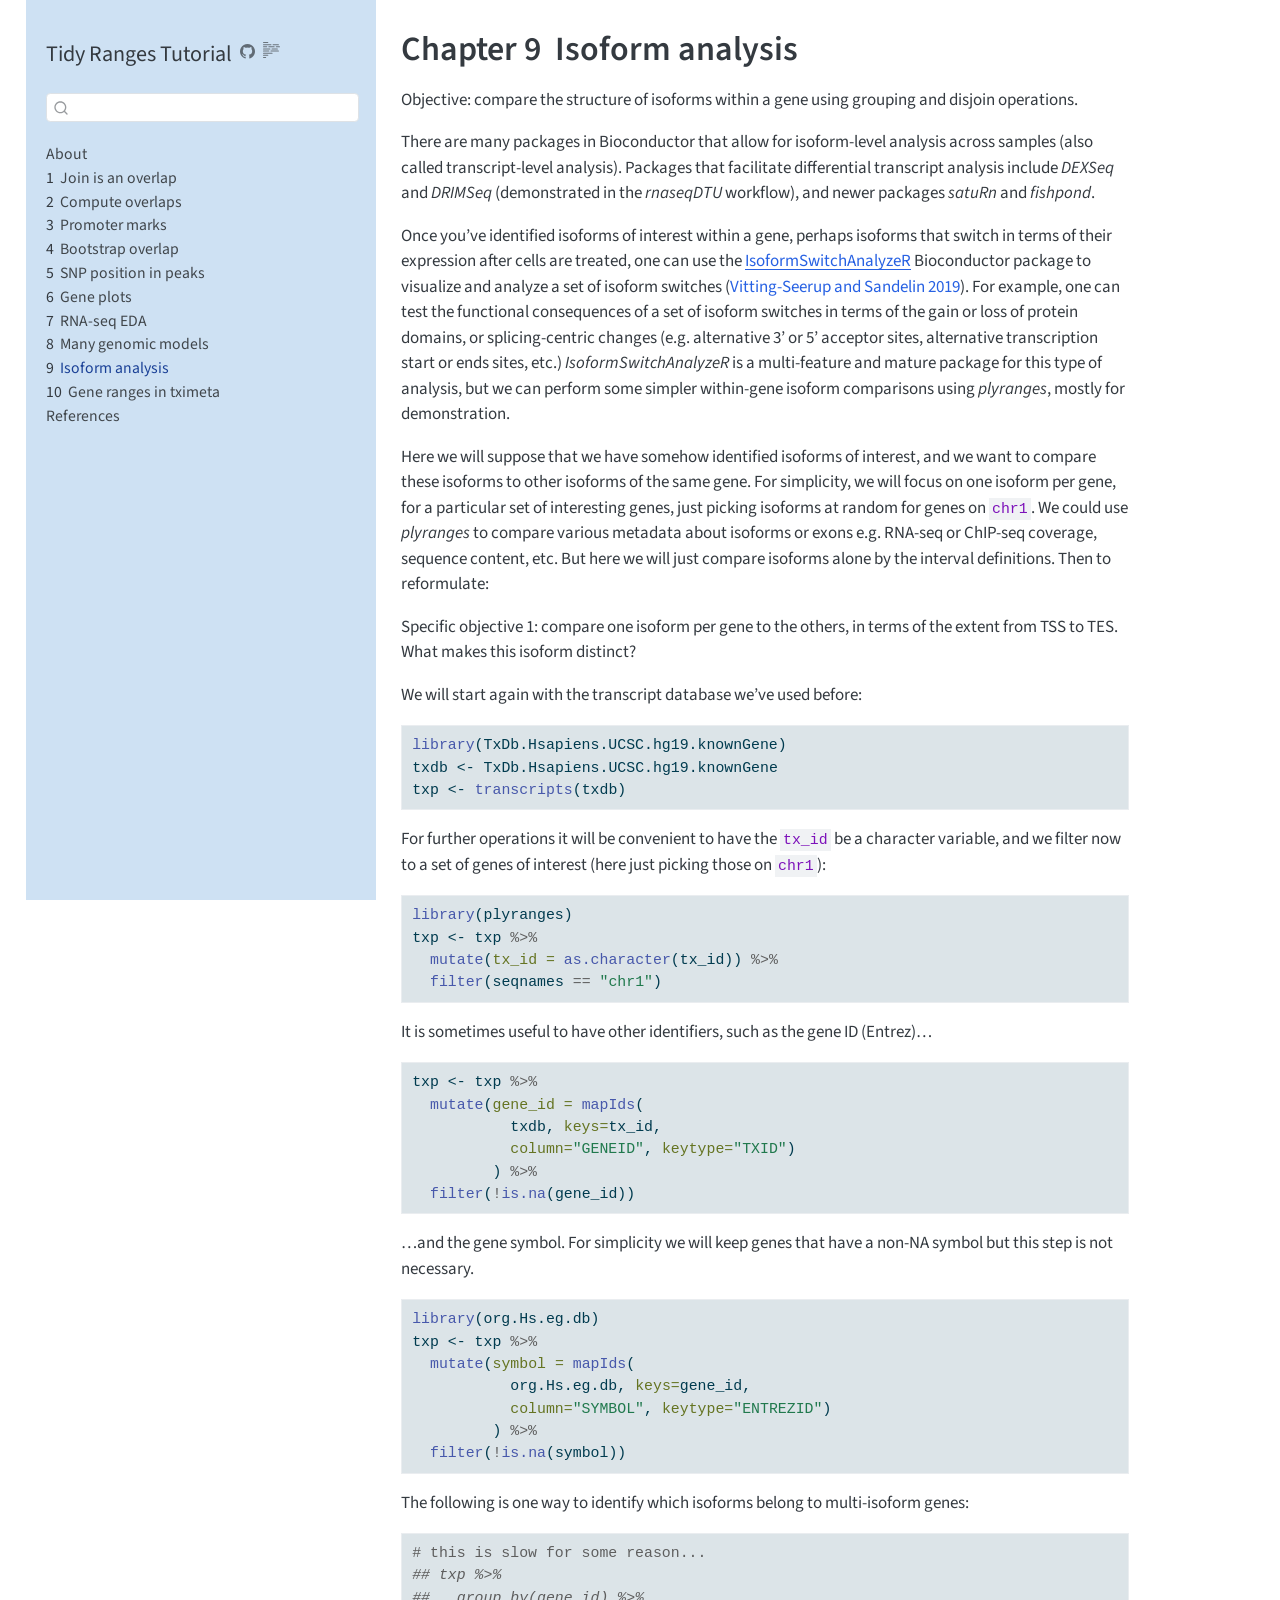
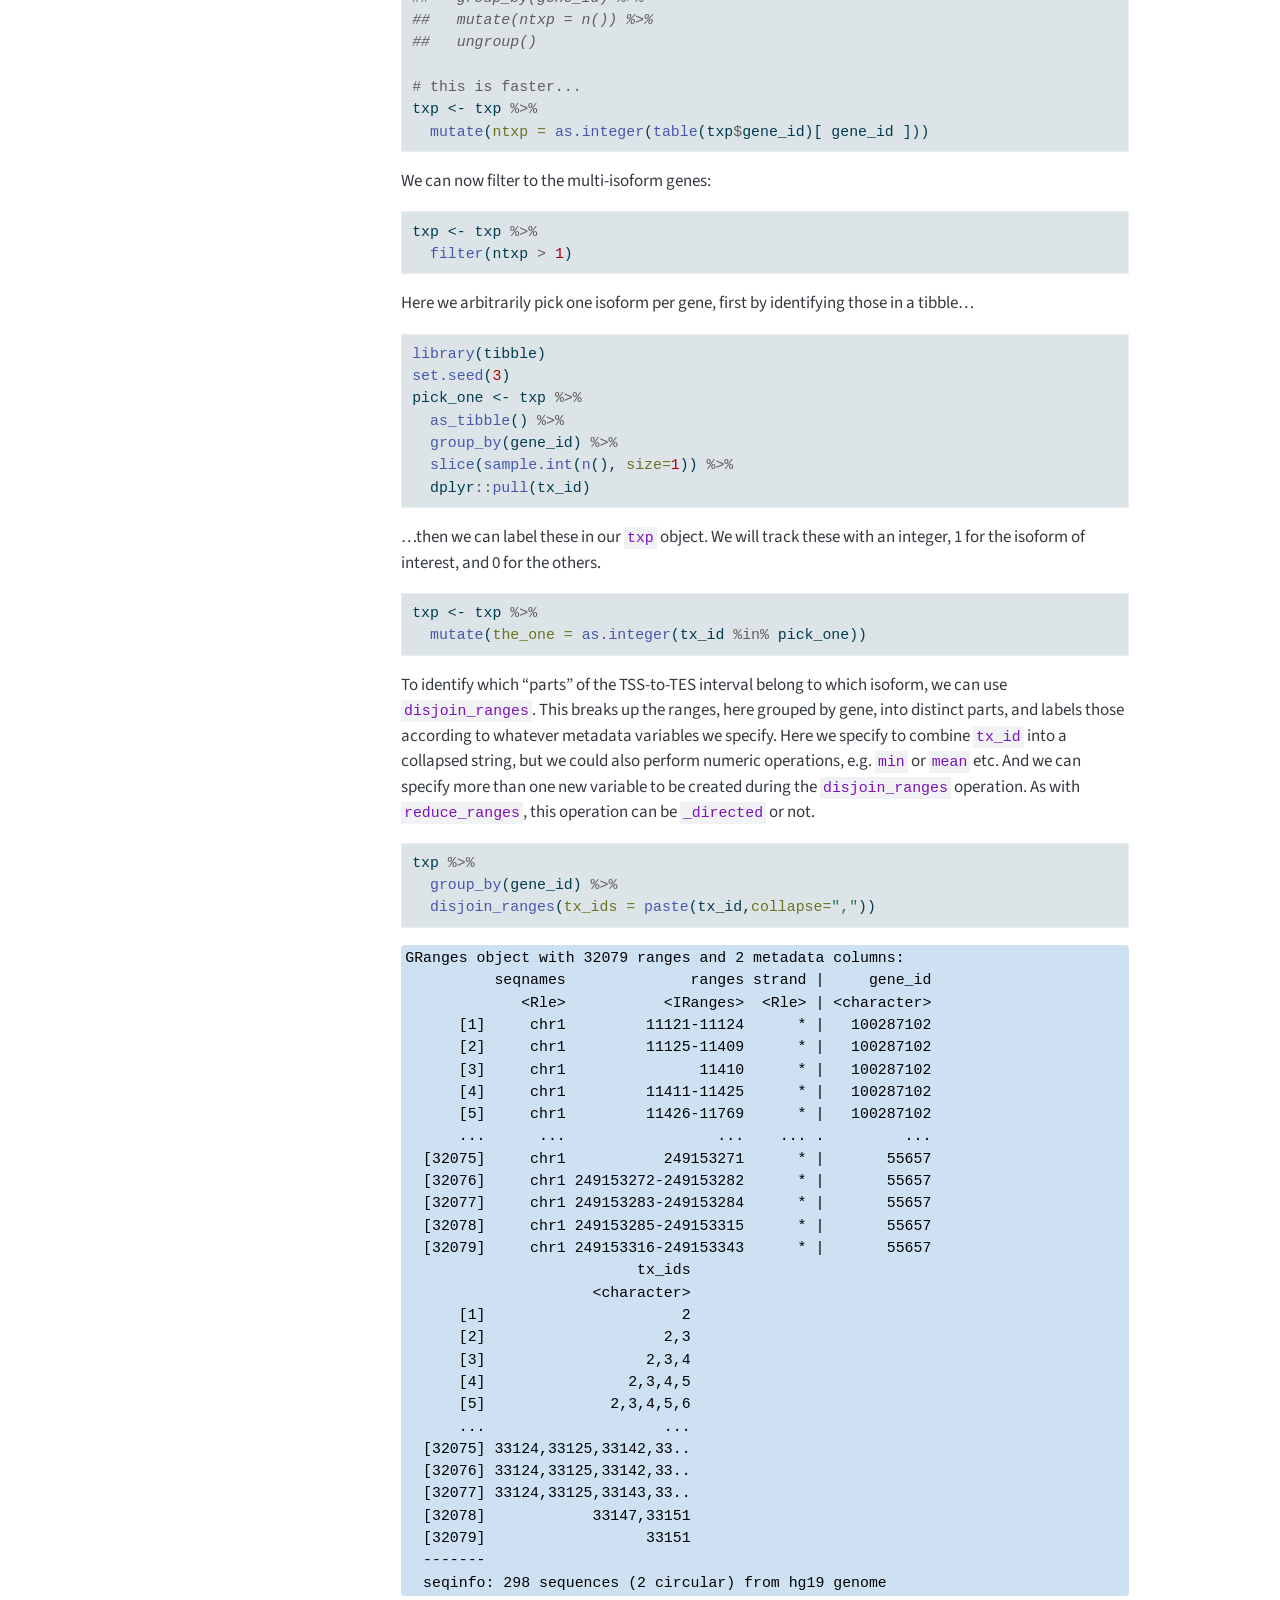
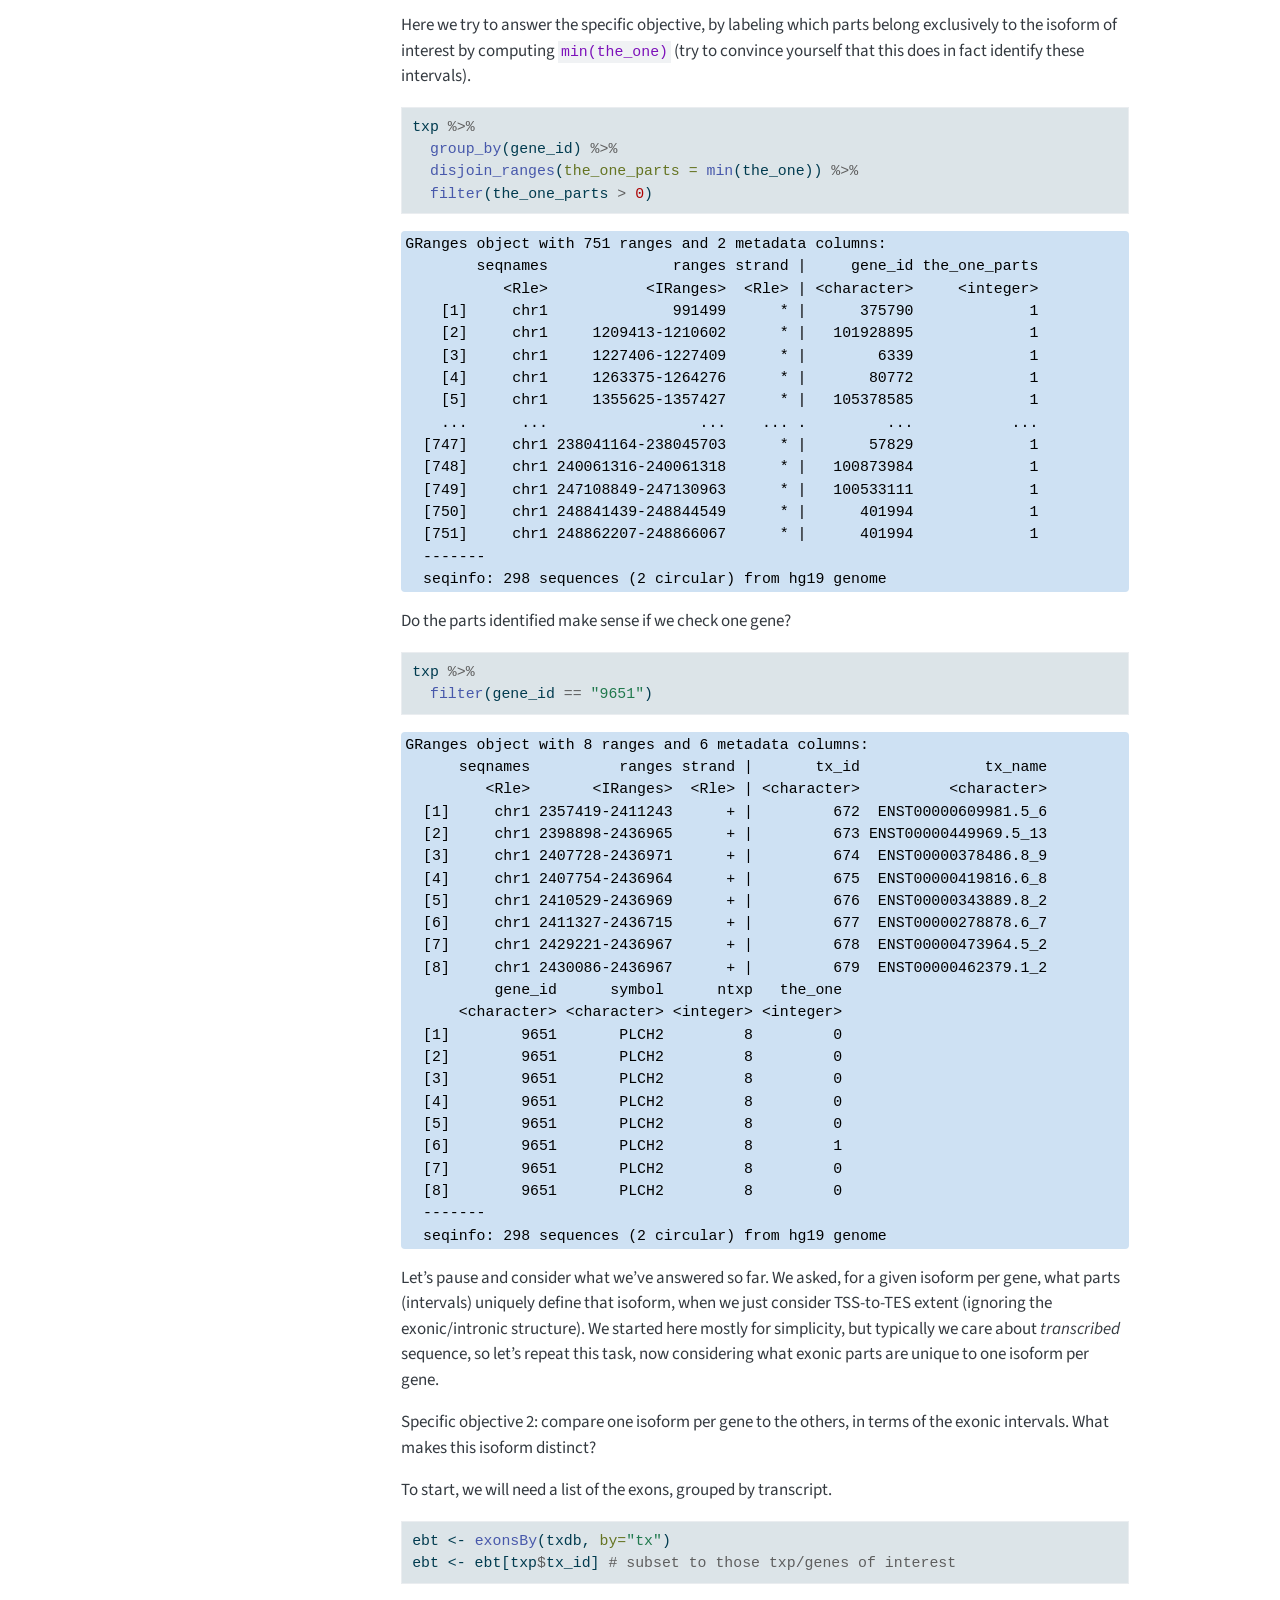
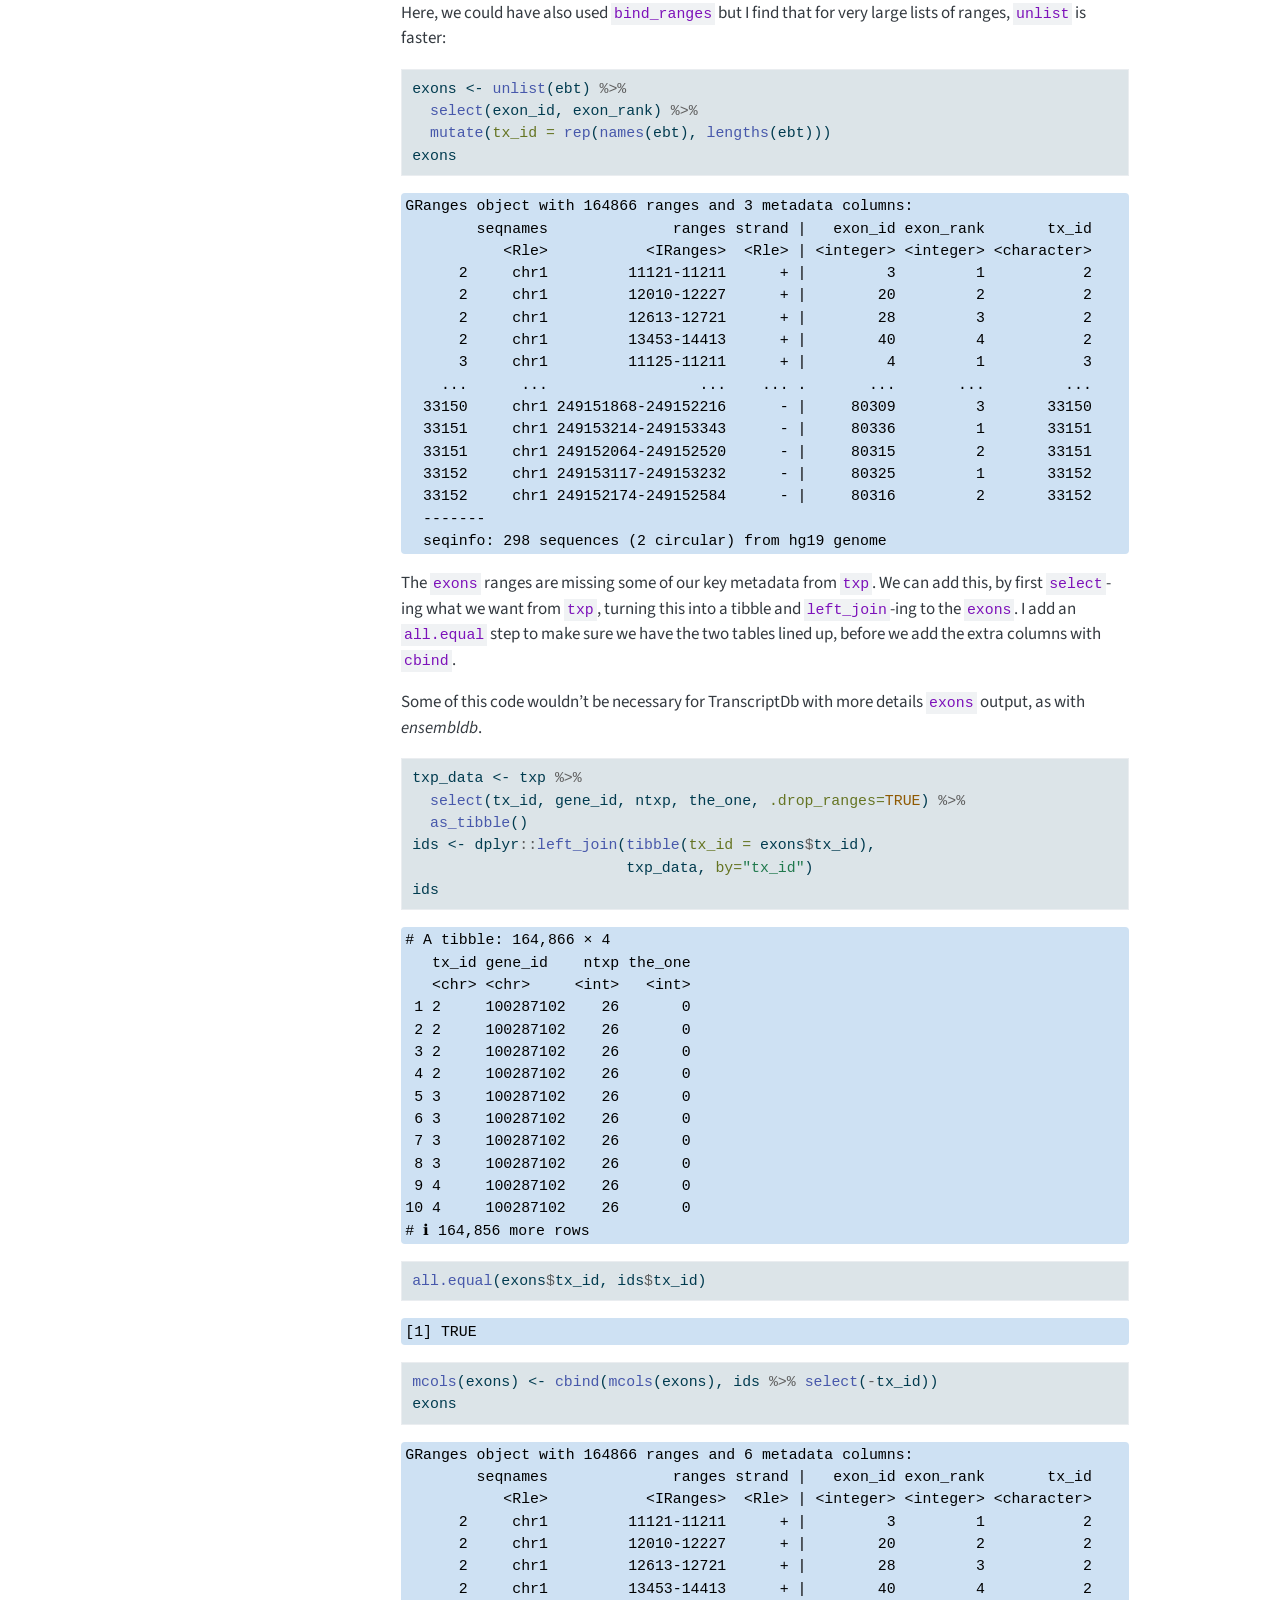
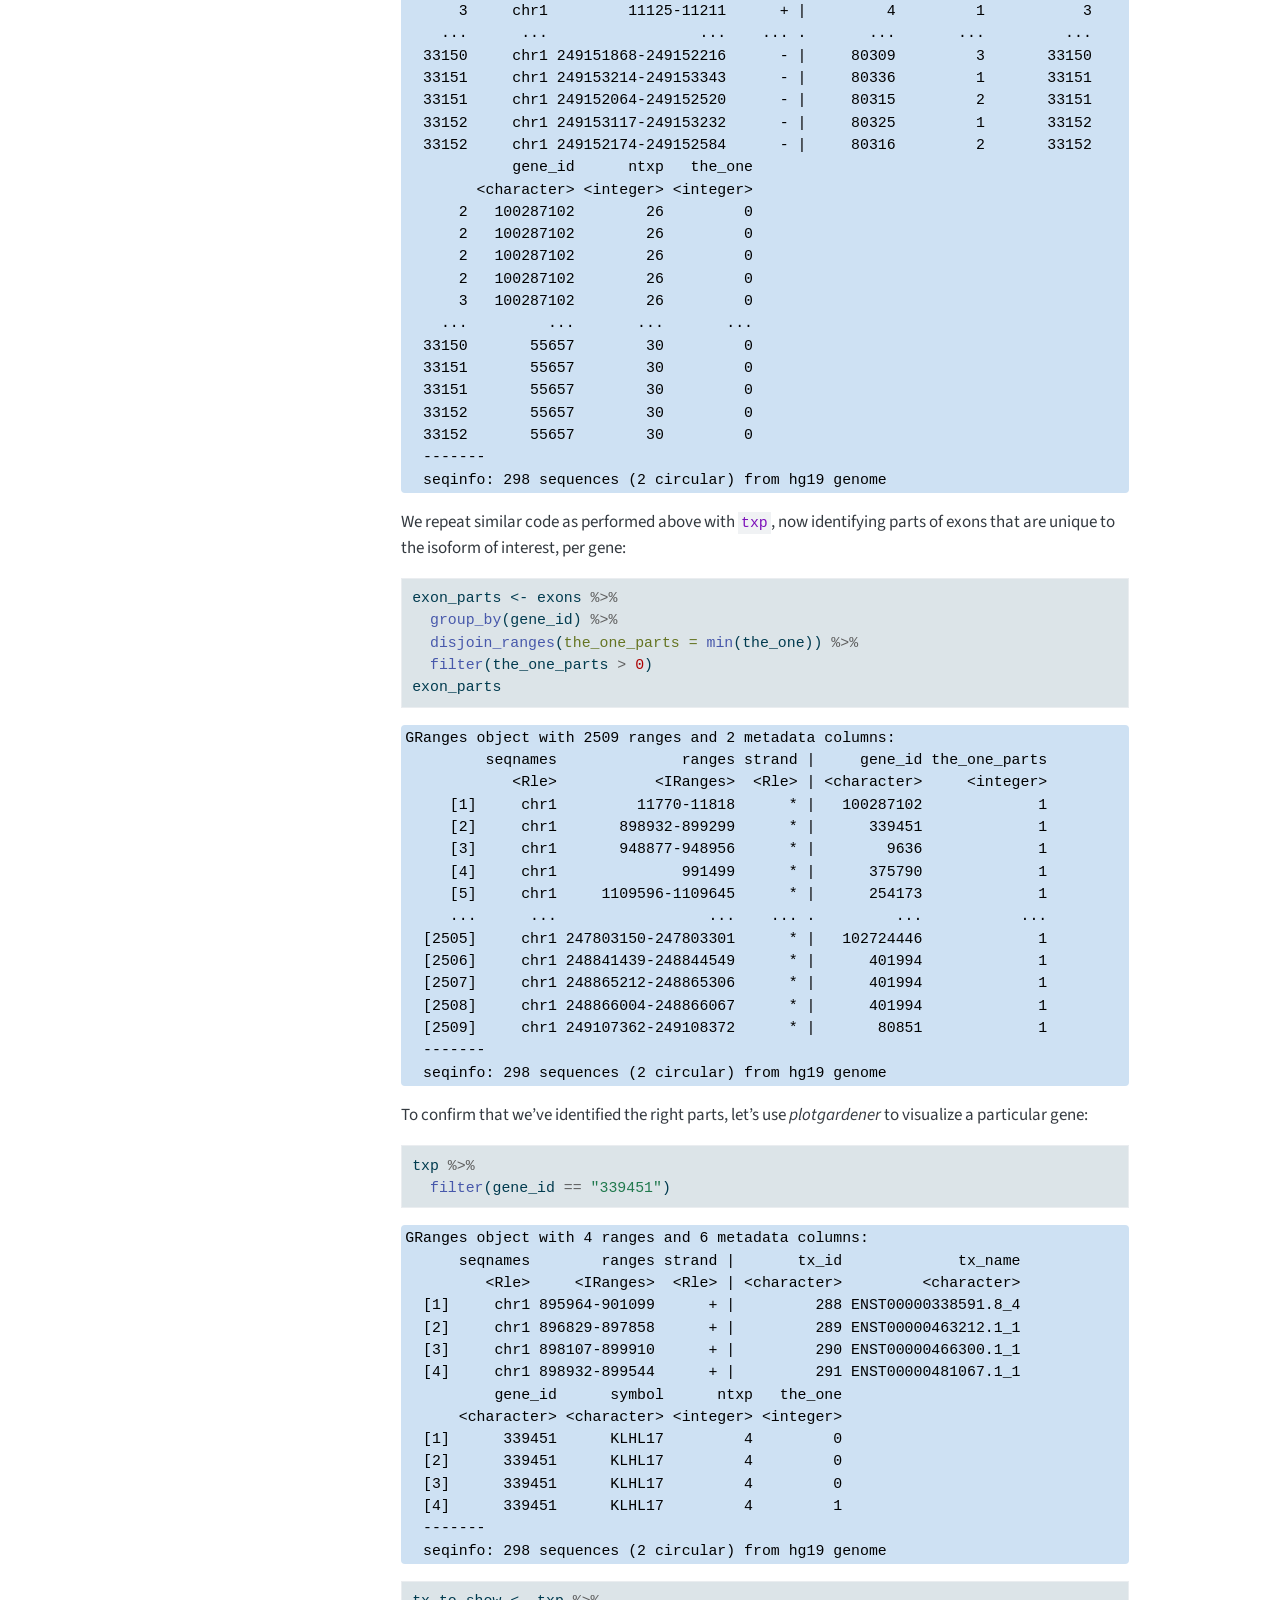
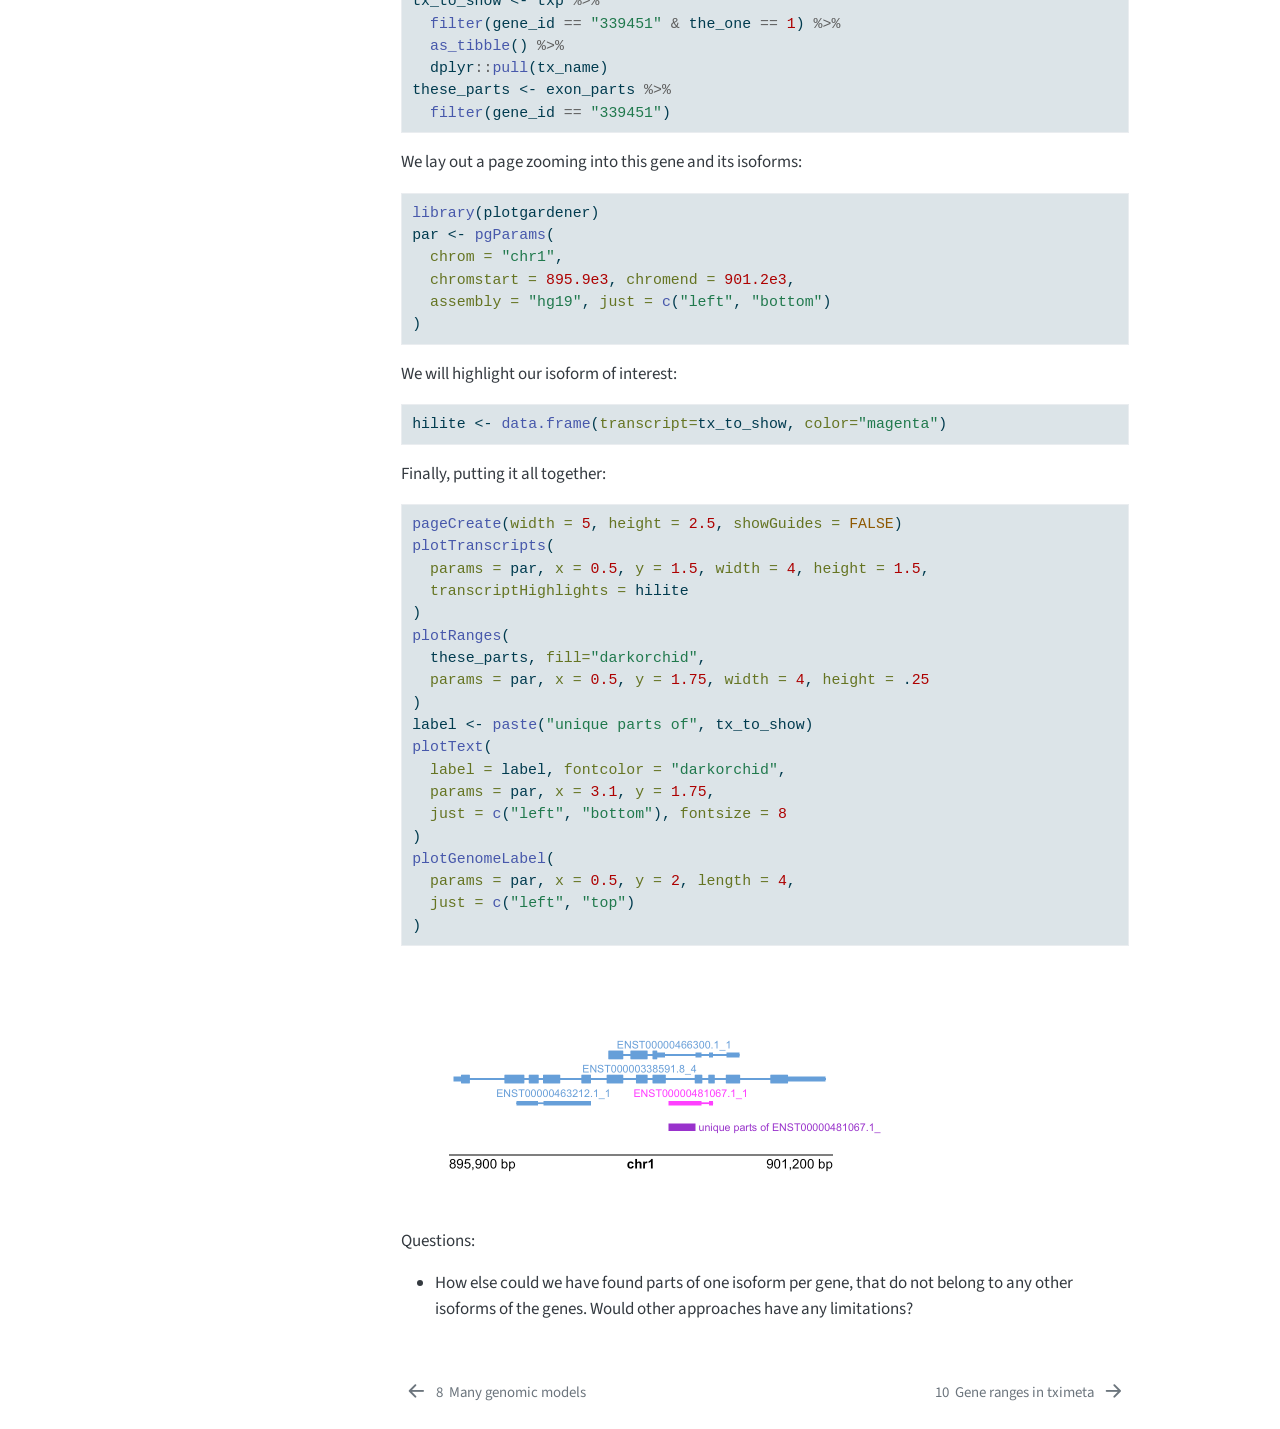
<file: isoform-analysis.html>
<!DOCTYPE html>
<html xmlns="http://www.w3.org/1999/xhtml" lang="en" xml:lang="en"><head>

<meta charset="utf-8">
<meta name="generator" content="quarto-1.8.25">

<meta name="viewport" content="width=device-width, initial-scale=1.0, user-scalable=yes">

<meta name="description" content="Basic examples of computing operations on genomic ranges using the tidy data philosophy.">

<title>9&nbsp; Isoform analysis – Tidy Ranges Tutorial</title>
<style>
code{white-space: pre-wrap;}
span.smallcaps{font-variant: small-caps;}
div.columns{display: flex; gap: min(4vw, 1.5em);}
div.column{flex: auto; overflow-x: auto;}
div.hanging-indent{margin-left: 1.5em; text-indent: -1.5em;}
ul.task-list{list-style: none;}
ul.task-list li input[type="checkbox"] {
  width: 0.8em;
  margin: 0 0.8em 0.2em -1em; /* quarto-specific, see https://github.com/quarto-dev/quarto-cli/issues/4556 */ 
  vertical-align: middle;
}
/* CSS for syntax highlighting */
html { -webkit-text-size-adjust: 100%; }
pre > code.sourceCode { white-space: pre; position: relative; }
pre > code.sourceCode > span { display: inline-block; line-height: 1.25; }
pre > code.sourceCode > span:empty { height: 1.2em; }
.sourceCode { overflow: visible; }
code.sourceCode > span { color: inherit; text-decoration: inherit; }
div.sourceCode { margin: 1em 0; }
pre.sourceCode { margin: 0; }
@media screen {
div.sourceCode { overflow: auto; }
}
@media print {
pre > code.sourceCode { white-space: pre-wrap; }
pre > code.sourceCode > span { text-indent: -5em; padding-left: 5em; }
}
pre.numberSource code
  { counter-reset: source-line 0; }
pre.numberSource code > span
  { position: relative; left: -4em; counter-increment: source-line; }
pre.numberSource code > span > a:first-child::before
  { content: counter(source-line);
    position: relative; left: -1em; text-align: right; vertical-align: baseline;
    border: none; display: inline-block;
    -webkit-touch-callout: none; -webkit-user-select: none;
    -khtml-user-select: none; -moz-user-select: none;
    -ms-user-select: none; user-select: none;
    padding: 0 4px; width: 4em;
  }
pre.numberSource { margin-left: 3em;  padding-left: 4px; }
div.sourceCode
  {   }
@media screen {
pre > code.sourceCode > span > a:first-child::before { text-decoration: underline; }
}
/* CSS for citations */
div.csl-bib-body { }
div.csl-entry {
  clear: both;
  margin-bottom: 0em;
}
.hanging-indent div.csl-entry {
  margin-left:2em;
  text-indent:-2em;
}
div.csl-left-margin {
  min-width:2em;
  float:left;
}
div.csl-right-inline {
  margin-left:2em;
  padding-left:1em;
}
div.csl-indent {
  margin-left: 2em;
}</style>


<script src="site_libs/quarto-nav/quarto-nav.js"></script>
<script src="site_libs/quarto-nav/headroom.min.js"></script>
<script src="site_libs/clipboard/clipboard.min.js"></script>
<script src="site_libs/quarto-search/autocomplete.umd.js"></script>
<script src="site_libs/quarto-search/fuse.min.js"></script>
<script src="site_libs/quarto-search/quarto-search.js"></script>
<meta name="quarto:offset" content="./">
<link href="./tximeta-gene-range.html" rel="next">
<link href="./many-genomic-models.html" rel="prev">
<script src="site_libs/quarto-html/quarto.js" type="module"></script>
<script src="site_libs/quarto-html/tabsets/tabsets.js" type="module"></script>
<script src="site_libs/quarto-html/axe/axe-check.js" type="module"></script>
<script src="site_libs/quarto-html/popper.min.js"></script>
<script src="site_libs/quarto-html/tippy.umd.min.js"></script>
<script src="site_libs/quarto-html/anchor.min.js"></script>
<link href="site_libs/quarto-html/tippy.css" rel="stylesheet">
<link href="site_libs/quarto-html/quarto-syntax-highlighting-7b89279ff1a6dce999919e0e67d4d9ec.css" rel="stylesheet" id="quarto-text-highlighting-styles">
<script src="site_libs/bootstrap/bootstrap.min.js"></script>
<link href="site_libs/bootstrap/bootstrap-icons.css" rel="stylesheet">
<link href="site_libs/bootstrap/bootstrap-c6f9d354b36357777b2939029902c182.min.css" rel="stylesheet" append-hash="true" id="quarto-bootstrap" data-mode="light">
<script id="quarto-search-options" type="application/json">{
  "location": "sidebar",
  "copy-button": false,
  "collapse-after": 3,
  "panel-placement": "start",
  "type": "textbox",
  "limit": 50,
  "keyboard-shortcut": [
    "f",
    "/",
    "s"
  ],
  "show-item-context": false,
  "language": {
    "search-no-results-text": "No results",
    "search-matching-documents-text": "matching documents",
    "search-copy-link-title": "Copy link to search",
    "search-hide-matches-text": "Hide additional matches",
    "search-more-match-text": "more match in this document",
    "search-more-matches-text": "more matches in this document",
    "search-clear-button-title": "Clear",
    "search-text-placeholder": "",
    "search-detached-cancel-button-title": "Cancel",
    "search-submit-button-title": "Submit",
    "search-label": "Search"
  }
}</script>


<link rel="stylesheet" href="toc.css">
</head>

<body class="nav-sidebar floating quarto-light">

<div id="quarto-search-results"></div>
  <header id="quarto-header" class="headroom fixed-top">
  <nav class="quarto-secondary-nav">
    <div class="container-fluid d-flex">
      <button type="button" class="quarto-btn-toggle btn" data-bs-toggle="collapse" role="button" data-bs-target=".quarto-sidebar-collapse-item" aria-controls="quarto-sidebar" aria-expanded="false" aria-label="Toggle sidebar navigation" onclick="if (window.quartoToggleHeadroom) { window.quartoToggleHeadroom(); }">
        <i class="bi bi-layout-text-sidebar-reverse"></i>
      </button>
        <nav class="quarto-page-breadcrumbs" aria-label="breadcrumb"><ol class="breadcrumb"><li class="breadcrumb-item"><a href="./isoform-analysis.html"><span class="chapter-number">9</span>&nbsp; <span class="chapter-title">Isoform analysis</span></a></li></ol></nav>
        <a class="flex-grow-1" role="navigation" data-bs-toggle="collapse" data-bs-target=".quarto-sidebar-collapse-item" aria-controls="quarto-sidebar" aria-expanded="false" aria-label="Toggle sidebar navigation" onclick="if (window.quartoToggleHeadroom) { window.quartoToggleHeadroom(); }">      
        </a>
      <button type="button" class="btn quarto-search-button" aria-label="Search" onclick="window.quartoOpenSearch();">
        <i class="bi bi-search"></i>
      </button>
    </div>
  </nav>
</header>
<!-- content -->
<div id="quarto-content" class="quarto-container page-columns page-rows-contents page-layout-article">
<!-- sidebar -->
  <nav id="quarto-sidebar" class="sidebar collapse collapse-horizontal quarto-sidebar-collapse-item sidebar-navigation floating overflow-auto">
    <div class="pt-lg-2 mt-2 text-left sidebar-header sidebar-header-stacked">
      <a href="./index.html" class="sidebar-logo-link">
      </a>
    <div class="sidebar-title mb-0 py-0">
      <a href="./">Tidy Ranges Tutorial</a> 
        <div class="sidebar-tools-main">
    <a href="https://github.com/tidybiology/tidy-ranges-tutorial" title="Source Code" class="quarto-navigation-tool px-1" aria-label="Source Code"><i class="bi bi-github"></i></a>
  <a href="" class="quarto-reader-toggle quarto-navigation-tool px-1" onclick="window.quartoToggleReader(); return false;" title="Toggle reader mode">
  <div class="quarto-reader-toggle-btn">
  <i class="bi"></i>
  </div>
</a>
</div>
    </div>
      </div>
        <div class="mt-2 flex-shrink-0 align-items-center">
        <div class="sidebar-search">
        <div id="quarto-search" class="" title="Search"></div>
        </div>
        </div>
    <div class="sidebar-menu-container"> 
    <ul class="list-unstyled mt-1">
        <li class="sidebar-item">
  <div class="sidebar-item-container"> 
  <a href="./index.html" class="sidebar-item-text sidebar-link">
 <span class="menu-text">About</span></a>
  </div>
</li>
        <li class="sidebar-item">
  <div class="sidebar-item-container"> 
  <a href="./join-is-an-overlap.html" class="sidebar-item-text sidebar-link">
 <span class="menu-text"><span class="chapter-number">1</span>&nbsp; <span class="chapter-title">Join is an overlap</span></span></a>
  </div>
</li>
        <li class="sidebar-item">
  <div class="sidebar-item-container"> 
  <a href="./compute-overlaps.html" class="sidebar-item-text sidebar-link">
 <span class="menu-text"><span class="chapter-number">2</span>&nbsp; <span class="chapter-title">Compute overlaps</span></span></a>
  </div>
</li>
        <li class="sidebar-item">
  <div class="sidebar-item-container"> 
  <a href="./promoter-marks.html" class="sidebar-item-text sidebar-link">
 <span class="menu-text"><span class="chapter-number">3</span>&nbsp; <span class="chapter-title">Promoter marks</span></span></a>
  </div>
</li>
        <li class="sidebar-item">
  <div class="sidebar-item-container"> 
  <a href="./bootstrap-overlap.html" class="sidebar-item-text sidebar-link">
 <span class="menu-text"><span class="chapter-number">4</span>&nbsp; <span class="chapter-title">Bootstrap overlap</span></span></a>
  </div>
</li>
        <li class="sidebar-item">
  <div class="sidebar-item-container"> 
  <a href="./snp-position-in-peaks.html" class="sidebar-item-text sidebar-link">
 <span class="menu-text"><span class="chapter-number">5</span>&nbsp; <span class="chapter-title">SNP position in peaks</span></span></a>
  </div>
</li>
        <li class="sidebar-item">
  <div class="sidebar-item-container"> 
  <a href="./gene-plots.html" class="sidebar-item-text sidebar-link">
 <span class="menu-text"><span class="chapter-number">6</span>&nbsp; <span class="chapter-title">Gene plots</span></span></a>
  </div>
</li>
        <li class="sidebar-item">
  <div class="sidebar-item-container"> 
  <a href="./rna-seq-eda.html" class="sidebar-item-text sidebar-link">
 <span class="menu-text"><span class="chapter-number">7</span>&nbsp; <span class="chapter-title">RNA-seq EDA</span></span></a>
  </div>
</li>
        <li class="sidebar-item">
  <div class="sidebar-item-container"> 
  <a href="./many-genomic-models.html" class="sidebar-item-text sidebar-link">
 <span class="menu-text"><span class="chapter-number">8</span>&nbsp; <span class="chapter-title">Many genomic models</span></span></a>
  </div>
</li>
        <li class="sidebar-item">
  <div class="sidebar-item-container"> 
  <a href="./isoform-analysis.html" class="sidebar-item-text sidebar-link active">
 <span class="menu-text"><span class="chapter-number">9</span>&nbsp; <span class="chapter-title">Isoform analysis</span></span></a>
  </div>
</li>
        <li class="sidebar-item">
  <div class="sidebar-item-container"> 
  <a href="./tximeta-gene-range.html" class="sidebar-item-text sidebar-link">
 <span class="menu-text"><span class="chapter-number">10</span>&nbsp; <span class="chapter-title">Gene ranges in tximeta</span></span></a>
  </div>
</li>
        <li class="sidebar-item">
  <div class="sidebar-item-container"> 
  <a href="./references.html" class="sidebar-item-text sidebar-link">
 <span class="menu-text">References</span></a>
  </div>
</li>
    </ul>
    </div>
</nav>
<div id="quarto-sidebar-glass" class="quarto-sidebar-collapse-item" data-bs-toggle="collapse" data-bs-target=".quarto-sidebar-collapse-item"></div>
<!-- margin-sidebar -->
    <div id="quarto-margin-sidebar" class="sidebar margin-sidebar zindex-bottom">
        
    </div>
<!-- main -->
<main class="content" id="quarto-document-content">

<header id="title-block-header" class="quarto-title-block default">
<div class="quarto-title">
<h1 class="title"><span class="chapter-number">9</span>&nbsp; <span class="chapter-title">Isoform analysis</span></h1>
</div>



<div class="quarto-title-meta">

    
  
    
  </div>
  


</header>


<p>Objective: compare the structure of isoforms within a gene using grouping and disjoin operations.</p>
<p>There are many packages in Bioconductor that allow for isoform-level analysis across samples (also called transcript-level analysis). Packages that facilitate differential transcript analysis include <em>DEXSeq</em> and <em>DRIMSeq</em> (demonstrated in the <em>rnaseqDTU</em> workflow), and newer packages <em>satuRn</em> and <em>fishpond</em>.</p>
<p>Once you’ve identified isoforms of interest within a gene, perhaps isoforms that switch in terms of their expression after cells are treated, one can use the <a href="https://github.com/kvittingseerup/IsoformSwitchAnalyzeR">IsoformSwitchAnalyzeR</a> Bioconductor package to visualize and analyze a set of isoform switches <span class="citation" data-cites="Vitting-Seerup2019">(<a href="references.html#ref-Vitting-Seerup2019" role="doc-biblioref">Vitting-Seerup and Sandelin 2019</a>)</span>. For example, one can test the functional consequences of a set of isoform switches in terms of the gain or loss of protein domains, or splicing-centric changes (e.g. alternative 3’ or 5’ acceptor sites, alternative transcription start or ends sites, etc.) <em>IsoformSwitchAnalyzeR</em> is a multi-feature and mature package for this type of analysis, but we can perform some simpler within-gene isoform comparisons using <em>plyranges</em>, mostly for demonstration.</p>
<p>Here we will suppose that we have somehow identified isoforms of interest, and we want to compare these isoforms to other isoforms of the same gene. For simplicity, we will focus on one isoform per gene, for a particular set of interesting genes, just picking isoforms at random for genes on <code>chr1</code>. We could use <em>plyranges</em> to compare various metadata about isoforms or exons e.g.&nbsp;RNA-seq or ChIP-seq coverage, sequence content, etc. But here we will just compare isoforms alone by the interval definitions. Then to reformulate:</p>
<p>Specific objective 1: compare one isoform per gene to the others, in terms of the extent from TSS to TES. What makes this isoform distinct?</p>
<p>We will start again with the transcript database we’ve used before:</p>
<div class="cell">
<div class="code-copy-outer-scaffold"><div class="sourceCode cell-code" id="cb1"><pre class="sourceCode r code-with-copy"><code class="sourceCode r"><span id="cb1-1"><a href="#cb1-1" aria-hidden="true" tabindex="-1"></a><span class="fu">library</span>(TxDb.Hsapiens.UCSC.hg19.knownGene)</span>
<span id="cb1-2"><a href="#cb1-2" aria-hidden="true" tabindex="-1"></a>txdb <span class="ot">&lt;-</span> TxDb.Hsapiens.UCSC.hg19.knownGene</span>
<span id="cb1-3"><a href="#cb1-3" aria-hidden="true" tabindex="-1"></a>txp <span class="ot">&lt;-</span> <span class="fu">transcripts</span>(txdb)</span></code></pre></div><button title="Copy to Clipboard" class="code-copy-button"><i class="bi"></i></button></div>
</div>
<p>For further operations it will be convenient to have the <code>tx_id</code> be a character variable, and we filter now to a set of genes of interest (here just picking those on <code>chr1</code>):</p>
<div class="cell">
<div class="code-copy-outer-scaffold"><div class="sourceCode cell-code" id="cb2"><pre class="sourceCode r code-with-copy"><code class="sourceCode r"><span id="cb2-1"><a href="#cb2-1" aria-hidden="true" tabindex="-1"></a><span class="fu">library</span>(plyranges)</span>
<span id="cb2-2"><a href="#cb2-2" aria-hidden="true" tabindex="-1"></a>txp <span class="ot">&lt;-</span> txp <span class="sc">%&gt;%</span></span>
<span id="cb2-3"><a href="#cb2-3" aria-hidden="true" tabindex="-1"></a>  <span class="fu">mutate</span>(<span class="at">tx_id =</span> <span class="fu">as.character</span>(tx_id)) <span class="sc">%&gt;%</span></span>
<span id="cb2-4"><a href="#cb2-4" aria-hidden="true" tabindex="-1"></a>  <span class="fu">filter</span>(seqnames <span class="sc">==</span> <span class="st">"chr1"</span>)</span></code></pre></div><button title="Copy to Clipboard" class="code-copy-button"><i class="bi"></i></button></div>
</div>
<p>It is sometimes useful to have other identifiers, such as the gene ID (Entrez)…</p>
<div class="cell">
<div class="code-copy-outer-scaffold"><div class="sourceCode cell-code" id="cb3"><pre class="sourceCode r code-with-copy"><code class="sourceCode r"><span id="cb3-1"><a href="#cb3-1" aria-hidden="true" tabindex="-1"></a>txp <span class="ot">&lt;-</span> txp <span class="sc">%&gt;%</span></span>
<span id="cb3-2"><a href="#cb3-2" aria-hidden="true" tabindex="-1"></a>  <span class="fu">mutate</span>(<span class="at">gene_id =</span> <span class="fu">mapIds</span>(</span>
<span id="cb3-3"><a href="#cb3-3" aria-hidden="true" tabindex="-1"></a>           txdb, <span class="at">keys=</span>tx_id,</span>
<span id="cb3-4"><a href="#cb3-4" aria-hidden="true" tabindex="-1"></a>           <span class="at">column=</span><span class="st">"GENEID"</span>, <span class="at">keytype=</span><span class="st">"TXID"</span>)</span>
<span id="cb3-5"><a href="#cb3-5" aria-hidden="true" tabindex="-1"></a>         ) <span class="sc">%&gt;%</span></span>
<span id="cb3-6"><a href="#cb3-6" aria-hidden="true" tabindex="-1"></a>  <span class="fu">filter</span>(<span class="sc">!</span><span class="fu">is.na</span>(gene_id))</span></code></pre></div><button title="Copy to Clipboard" class="code-copy-button"><i class="bi"></i></button></div>
</div>
<p>…and the gene symbol. For simplicity we will keep genes that have a non-NA symbol but this step is not necessary.</p>
<div class="cell">
<div class="code-copy-outer-scaffold"><div class="sourceCode cell-code" id="cb4"><pre class="sourceCode r code-with-copy"><code class="sourceCode r"><span id="cb4-1"><a href="#cb4-1" aria-hidden="true" tabindex="-1"></a><span class="fu">library</span>(org.Hs.eg.db)</span>
<span id="cb4-2"><a href="#cb4-2" aria-hidden="true" tabindex="-1"></a>txp <span class="ot">&lt;-</span> txp <span class="sc">%&gt;%</span></span>
<span id="cb4-3"><a href="#cb4-3" aria-hidden="true" tabindex="-1"></a>  <span class="fu">mutate</span>(<span class="at">symbol =</span> <span class="fu">mapIds</span>(</span>
<span id="cb4-4"><a href="#cb4-4" aria-hidden="true" tabindex="-1"></a>           org.Hs.eg.db, <span class="at">keys=</span>gene_id,</span>
<span id="cb4-5"><a href="#cb4-5" aria-hidden="true" tabindex="-1"></a>           <span class="at">column=</span><span class="st">"SYMBOL"</span>, <span class="at">keytype=</span><span class="st">"ENTREZID"</span>)</span>
<span id="cb4-6"><a href="#cb4-6" aria-hidden="true" tabindex="-1"></a>         ) <span class="sc">%&gt;%</span></span>
<span id="cb4-7"><a href="#cb4-7" aria-hidden="true" tabindex="-1"></a>  <span class="fu">filter</span>(<span class="sc">!</span><span class="fu">is.na</span>(symbol))</span></code></pre></div><button title="Copy to Clipboard" class="code-copy-button"><i class="bi"></i></button></div>
</div>
<p>The following is one way to identify which isoforms belong to multi-isoform genes:</p>
<div class="cell">
<div class="code-copy-outer-scaffold"><div class="sourceCode cell-code" id="cb5"><pre class="sourceCode r code-with-copy"><code class="sourceCode r"><span id="cb5-1"><a href="#cb5-1" aria-hidden="true" tabindex="-1"></a><span class="co"># this is slow for some reason...</span></span>
<span id="cb5-2"><a href="#cb5-2" aria-hidden="true" tabindex="-1"></a><span class="do">## txp %&gt;%</span></span>
<span id="cb5-3"><a href="#cb5-3" aria-hidden="true" tabindex="-1"></a><span class="do">##   group_by(gene_id) %&gt;% </span></span>
<span id="cb5-4"><a href="#cb5-4" aria-hidden="true" tabindex="-1"></a><span class="do">##   mutate(ntxp = n()) %&gt;%</span></span>
<span id="cb5-5"><a href="#cb5-5" aria-hidden="true" tabindex="-1"></a><span class="do">##   ungroup()</span></span>
<span id="cb5-6"><a href="#cb5-6" aria-hidden="true" tabindex="-1"></a></span>
<span id="cb5-7"><a href="#cb5-7" aria-hidden="true" tabindex="-1"></a><span class="co"># this is faster...</span></span>
<span id="cb5-8"><a href="#cb5-8" aria-hidden="true" tabindex="-1"></a>txp <span class="ot">&lt;-</span> txp <span class="sc">%&gt;%</span></span>
<span id="cb5-9"><a href="#cb5-9" aria-hidden="true" tabindex="-1"></a>  <span class="fu">mutate</span>(<span class="at">ntxp =</span> <span class="fu">as.integer</span>(<span class="fu">table</span>(txp<span class="sc">$</span>gene_id)[ gene_id ]))</span></code></pre></div><button title="Copy to Clipboard" class="code-copy-button"><i class="bi"></i></button></div>
</div>
<p>We can now filter to the multi-isoform genes:</p>
<div class="cell">
<div class="code-copy-outer-scaffold"><div class="sourceCode cell-code" id="cb6"><pre class="sourceCode r code-with-copy"><code class="sourceCode r"><span id="cb6-1"><a href="#cb6-1" aria-hidden="true" tabindex="-1"></a>txp <span class="ot">&lt;-</span> txp <span class="sc">%&gt;%</span></span>
<span id="cb6-2"><a href="#cb6-2" aria-hidden="true" tabindex="-1"></a>  <span class="fu">filter</span>(ntxp <span class="sc">&gt;</span> <span class="dv">1</span>)</span></code></pre></div><button title="Copy to Clipboard" class="code-copy-button"><i class="bi"></i></button></div>
</div>
<p>Here we arbitrarily pick one isoform per gene, first by identifying those in a tibble…</p>
<div class="cell">
<div class="code-copy-outer-scaffold"><div class="sourceCode cell-code" id="cb7"><pre class="sourceCode r code-with-copy"><code class="sourceCode r"><span id="cb7-1"><a href="#cb7-1" aria-hidden="true" tabindex="-1"></a><span class="fu">library</span>(tibble)</span>
<span id="cb7-2"><a href="#cb7-2" aria-hidden="true" tabindex="-1"></a><span class="fu">set.seed</span>(<span class="dv">3</span>)</span>
<span id="cb7-3"><a href="#cb7-3" aria-hidden="true" tabindex="-1"></a>pick_one <span class="ot">&lt;-</span> txp <span class="sc">%&gt;%</span></span>
<span id="cb7-4"><a href="#cb7-4" aria-hidden="true" tabindex="-1"></a>  <span class="fu">as_tibble</span>() <span class="sc">%&gt;%</span></span>
<span id="cb7-5"><a href="#cb7-5" aria-hidden="true" tabindex="-1"></a>  <span class="fu">group_by</span>(gene_id) <span class="sc">%&gt;%</span></span>
<span id="cb7-6"><a href="#cb7-6" aria-hidden="true" tabindex="-1"></a>  <span class="fu">slice</span>(<span class="fu">sample.int</span>(<span class="fu">n</span>(), <span class="at">size=</span><span class="dv">1</span>)) <span class="sc">%&gt;%</span></span>
<span id="cb7-7"><a href="#cb7-7" aria-hidden="true" tabindex="-1"></a>  dplyr<span class="sc">::</span><span class="fu">pull</span>(tx_id)</span></code></pre></div><button title="Copy to Clipboard" class="code-copy-button"><i class="bi"></i></button></div>
</div>
<p>…then we can label these in our <code>txp</code> object. We will track these with an integer, 1 for the isoform of interest, and 0 for the others.</p>
<div class="cell">
<div class="code-copy-outer-scaffold"><div class="sourceCode cell-code" id="cb8"><pre class="sourceCode r code-with-copy"><code class="sourceCode r"><span id="cb8-1"><a href="#cb8-1" aria-hidden="true" tabindex="-1"></a>txp <span class="ot">&lt;-</span> txp <span class="sc">%&gt;%</span></span>
<span id="cb8-2"><a href="#cb8-2" aria-hidden="true" tabindex="-1"></a>  <span class="fu">mutate</span>(<span class="at">the_one =</span> <span class="fu">as.integer</span>(tx_id <span class="sc">%in%</span> pick_one))</span></code></pre></div><button title="Copy to Clipboard" class="code-copy-button"><i class="bi"></i></button></div>
</div>
<p>To identify which “parts” of the TSS-to-TES interval belong to which isoform, we can use <code>disjoin_ranges</code>. This breaks up the ranges, here grouped by gene, into distinct parts, and labels those according to whatever metadata variables we specify. Here we specify to combine <code>tx_id</code> into a collapsed string, but we could also perform numeric operations, e.g.&nbsp;<code>min</code> or <code>mean</code> etc. And we can specify more than one new variable to be created during the <code>disjoin_ranges</code> operation. As with <code>reduce_ranges</code>, this operation can be <code>_directed</code> or not.</p>
<div class="cell">
<div class="code-copy-outer-scaffold"><div class="sourceCode cell-code" id="cb9"><pre class="sourceCode r code-with-copy"><code class="sourceCode r"><span id="cb9-1"><a href="#cb9-1" aria-hidden="true" tabindex="-1"></a>txp <span class="sc">%&gt;%</span></span>
<span id="cb9-2"><a href="#cb9-2" aria-hidden="true" tabindex="-1"></a>  <span class="fu">group_by</span>(gene_id) <span class="sc">%&gt;%</span></span>
<span id="cb9-3"><a href="#cb9-3" aria-hidden="true" tabindex="-1"></a>  <span class="fu">disjoin_ranges</span>(<span class="at">tx_ids =</span> <span class="fu">paste</span>(tx_id,<span class="at">collapse=</span><span class="st">","</span>))</span></code></pre></div><button title="Copy to Clipboard" class="code-copy-button"><i class="bi"></i></button></div>
<div class="cell-output cell-output-stdout">
<pre><code>GRanges object with 32079 ranges and 2 metadata columns:
          seqnames              ranges strand |     gene_id
             &lt;Rle&gt;           &lt;IRanges&gt;  &lt;Rle&gt; | &lt;character&gt;
      [1]     chr1         11121-11124      * |   100287102
      [2]     chr1         11125-11409      * |   100287102
      [3]     chr1               11410      * |   100287102
      [4]     chr1         11411-11425      * |   100287102
      [5]     chr1         11426-11769      * |   100287102
      ...      ...                 ...    ... .         ...
  [32075]     chr1           249153271      * |       55657
  [32076]     chr1 249153272-249153282      * |       55657
  [32077]     chr1 249153283-249153284      * |       55657
  [32078]     chr1 249153285-249153315      * |       55657
  [32079]     chr1 249153316-249153343      * |       55657
                          tx_ids
                     &lt;character&gt;
      [1]                      2
      [2]                    2,3
      [3]                  2,3,4
      [4]                2,3,4,5
      [5]              2,3,4,5,6
      ...                    ...
  [32075] 33124,33125,33142,33..
  [32076] 33124,33125,33142,33..
  [32077] 33124,33125,33143,33..
  [32078]            33147,33151
  [32079]                  33151
  -------
  seqinfo: 298 sequences (2 circular) from hg19 genome</code></pre>
</div>
</div>
<p>Here we try to answer the specific objective, by labeling which parts belong exclusively to the isoform of interest by computing <code>min(the_one)</code> (try to convince yourself that this does in fact identify these intervals).</p>
<div class="cell">
<div class="code-copy-outer-scaffold"><div class="sourceCode cell-code" id="cb11"><pre class="sourceCode r code-with-copy"><code class="sourceCode r"><span id="cb11-1"><a href="#cb11-1" aria-hidden="true" tabindex="-1"></a>txp <span class="sc">%&gt;%</span></span>
<span id="cb11-2"><a href="#cb11-2" aria-hidden="true" tabindex="-1"></a>  <span class="fu">group_by</span>(gene_id) <span class="sc">%&gt;%</span></span>
<span id="cb11-3"><a href="#cb11-3" aria-hidden="true" tabindex="-1"></a>  <span class="fu">disjoin_ranges</span>(<span class="at">the_one_parts =</span> <span class="fu">min</span>(the_one)) <span class="sc">%&gt;%</span></span>
<span id="cb11-4"><a href="#cb11-4" aria-hidden="true" tabindex="-1"></a>  <span class="fu">filter</span>(the_one_parts <span class="sc">&gt;</span> <span class="dv">0</span>)</span></code></pre></div><button title="Copy to Clipboard" class="code-copy-button"><i class="bi"></i></button></div>
<div class="cell-output cell-output-stdout">
<pre><code>GRanges object with 751 ranges and 2 metadata columns:
        seqnames              ranges strand |     gene_id the_one_parts
           &lt;Rle&gt;           &lt;IRanges&gt;  &lt;Rle&gt; | &lt;character&gt;     &lt;integer&gt;
    [1]     chr1              991499      * |      375790             1
    [2]     chr1     1209413-1210602      * |   101928895             1
    [3]     chr1     1227406-1227409      * |        6339             1
    [4]     chr1     1263375-1264276      * |       80772             1
    [5]     chr1     1355625-1357427      * |   105378585             1
    ...      ...                 ...    ... .         ...           ...
  [747]     chr1 238041164-238045703      * |       57829             1
  [748]     chr1 240061316-240061318      * |   100873984             1
  [749]     chr1 247108849-247130963      * |   100533111             1
  [750]     chr1 248841439-248844549      * |      401994             1
  [751]     chr1 248862207-248866067      * |      401994             1
  -------
  seqinfo: 298 sequences (2 circular) from hg19 genome</code></pre>
</div>
</div>
<p>Do the parts identified make sense if we check one gene?</p>
<div class="cell">
<div class="code-copy-outer-scaffold"><div class="sourceCode cell-code" id="cb13"><pre class="sourceCode r code-with-copy"><code class="sourceCode r"><span id="cb13-1"><a href="#cb13-1" aria-hidden="true" tabindex="-1"></a>txp <span class="sc">%&gt;%</span></span>
<span id="cb13-2"><a href="#cb13-2" aria-hidden="true" tabindex="-1"></a>  <span class="fu">filter</span>(gene_id <span class="sc">==</span> <span class="st">"9651"</span>)</span></code></pre></div><button title="Copy to Clipboard" class="code-copy-button"><i class="bi"></i></button></div>
<div class="cell-output cell-output-stdout">
<pre><code>GRanges object with 8 ranges and 6 metadata columns:
      seqnames          ranges strand |       tx_id              tx_name
         &lt;Rle&gt;       &lt;IRanges&gt;  &lt;Rle&gt; | &lt;character&gt;          &lt;character&gt;
  [1]     chr1 2357419-2411243      + |         672  ENST00000609981.5_6
  [2]     chr1 2398898-2436965      + |         673 ENST00000449969.5_13
  [3]     chr1 2407728-2436971      + |         674  ENST00000378486.8_9
  [4]     chr1 2407754-2436964      + |         675  ENST00000419816.6_8
  [5]     chr1 2410529-2436969      + |         676  ENST00000343889.8_2
  [6]     chr1 2411327-2436715      + |         677  ENST00000278878.6_7
  [7]     chr1 2429221-2436967      + |         678  ENST00000473964.5_2
  [8]     chr1 2430086-2436967      + |         679  ENST00000462379.1_2
          gene_id      symbol      ntxp   the_one
      &lt;character&gt; &lt;character&gt; &lt;integer&gt; &lt;integer&gt;
  [1]        9651       PLCH2         8         0
  [2]        9651       PLCH2         8         0
  [3]        9651       PLCH2         8         0
  [4]        9651       PLCH2         8         0
  [5]        9651       PLCH2         8         0
  [6]        9651       PLCH2         8         1
  [7]        9651       PLCH2         8         0
  [8]        9651       PLCH2         8         0
  -------
  seqinfo: 298 sequences (2 circular) from hg19 genome</code></pre>
</div>
</div>
<p>Let’s pause and consider what we’ve answered so far. We asked, for a given isoform per gene, what parts (intervals) uniquely define that isoform, when we just consider TSS-to-TES extent (ignoring the exonic/intronic structure). We started here mostly for simplicity, but typically we care about <em>transcribed</em> sequence, so let’s repeat this task, now considering what exonic parts are unique to one isoform per gene.</p>
<p>Specific objective 2: compare one isoform per gene to the others, in terms of the exonic intervals. What makes this isoform distinct?</p>
<p>To start, we will need a list of the exons, grouped by transcript.</p>
<div class="cell">
<div class="code-copy-outer-scaffold"><div class="sourceCode cell-code" id="cb15"><pre class="sourceCode r code-with-copy"><code class="sourceCode r"><span id="cb15-1"><a href="#cb15-1" aria-hidden="true" tabindex="-1"></a>ebt <span class="ot">&lt;-</span> <span class="fu">exonsBy</span>(txdb, <span class="at">by=</span><span class="st">"tx"</span>)</span>
<span id="cb15-2"><a href="#cb15-2" aria-hidden="true" tabindex="-1"></a>ebt <span class="ot">&lt;-</span> ebt[txp<span class="sc">$</span>tx_id] <span class="co"># subset to those txp/genes of interest</span></span></code></pre></div><button title="Copy to Clipboard" class="code-copy-button"><i class="bi"></i></button></div>
</div>
<p>Here, we could have also used <code>bind_ranges</code> but I find that for very large lists of ranges, <code>unlist</code> is faster:</p>
<div class="cell">
<div class="code-copy-outer-scaffold"><div class="sourceCode cell-code" id="cb16"><pre class="sourceCode r code-with-copy"><code class="sourceCode r"><span id="cb16-1"><a href="#cb16-1" aria-hidden="true" tabindex="-1"></a>exons <span class="ot">&lt;-</span> <span class="fu">unlist</span>(ebt) <span class="sc">%&gt;%</span></span>
<span id="cb16-2"><a href="#cb16-2" aria-hidden="true" tabindex="-1"></a>  <span class="fu">select</span>(exon_id, exon_rank) <span class="sc">%&gt;%</span></span>
<span id="cb16-3"><a href="#cb16-3" aria-hidden="true" tabindex="-1"></a>  <span class="fu">mutate</span>(<span class="at">tx_id =</span> <span class="fu">rep</span>(<span class="fu">names</span>(ebt), <span class="fu">lengths</span>(ebt)))</span>
<span id="cb16-4"><a href="#cb16-4" aria-hidden="true" tabindex="-1"></a>exons</span></code></pre></div><button title="Copy to Clipboard" class="code-copy-button"><i class="bi"></i></button></div>
<div class="cell-output cell-output-stdout">
<pre><code>GRanges object with 164866 ranges and 3 metadata columns:
        seqnames              ranges strand |   exon_id exon_rank       tx_id
           &lt;Rle&gt;           &lt;IRanges&gt;  &lt;Rle&gt; | &lt;integer&gt; &lt;integer&gt; &lt;character&gt;
      2     chr1         11121-11211      + |         3         1           2
      2     chr1         12010-12227      + |        20         2           2
      2     chr1         12613-12721      + |        28         3           2
      2     chr1         13453-14413      + |        40         4           2
      3     chr1         11125-11211      + |         4         1           3
    ...      ...                 ...    ... .       ...       ...         ...
  33150     chr1 249151868-249152216      - |     80309         3       33150
  33151     chr1 249153214-249153343      - |     80336         1       33151
  33151     chr1 249152064-249152520      - |     80315         2       33151
  33152     chr1 249153117-249153232      - |     80325         1       33152
  33152     chr1 249152174-249152584      - |     80316         2       33152
  -------
  seqinfo: 298 sequences (2 circular) from hg19 genome</code></pre>
</div>
</div>
<p>The <code>exons</code> ranges are missing some of our key metadata from <code>txp</code>. We can add this, by first <code>select</code>-ing what we want from <code>txp</code>, turning this into a tibble and <code>left_join</code>-ing to the <code>exons</code>. I add an <code>all.equal</code> step to make sure we have the two tables lined up, before we add the extra columns with <code>cbind</code>.</p>
<p>Some of this code wouldn’t be necessary for TranscriptDb with more details <code>exons</code> output, as with <em>ensembldb</em>.</p>
<div class="cell">
<div class="code-copy-outer-scaffold"><div class="sourceCode cell-code" id="cb18"><pre class="sourceCode r code-with-copy"><code class="sourceCode r"><span id="cb18-1"><a href="#cb18-1" aria-hidden="true" tabindex="-1"></a>txp_data <span class="ot">&lt;-</span> txp <span class="sc">%&gt;%</span></span>
<span id="cb18-2"><a href="#cb18-2" aria-hidden="true" tabindex="-1"></a>  <span class="fu">select</span>(tx_id, gene_id, ntxp, the_one, <span class="at">.drop_ranges=</span><span class="cn">TRUE</span>) <span class="sc">%&gt;%</span></span>
<span id="cb18-3"><a href="#cb18-3" aria-hidden="true" tabindex="-1"></a>  <span class="fu">as_tibble</span>()</span>
<span id="cb18-4"><a href="#cb18-4" aria-hidden="true" tabindex="-1"></a>ids <span class="ot">&lt;-</span> dplyr<span class="sc">::</span><span class="fu">left_join</span>(<span class="fu">tibble</span>(<span class="at">tx_id =</span> exons<span class="sc">$</span>tx_id),</span>
<span id="cb18-5"><a href="#cb18-5" aria-hidden="true" tabindex="-1"></a>                        txp_data, <span class="at">by=</span><span class="st">"tx_id"</span>)</span>
<span id="cb18-6"><a href="#cb18-6" aria-hidden="true" tabindex="-1"></a>ids</span></code></pre></div><button title="Copy to Clipboard" class="code-copy-button"><i class="bi"></i></button></div>
<div class="cell-output cell-output-stdout">
<pre><code># A tibble: 164,866 × 4
   tx_id gene_id    ntxp the_one
   &lt;chr&gt; &lt;chr&gt;     &lt;int&gt;   &lt;int&gt;
 1 2     100287102    26       0
 2 2     100287102    26       0
 3 2     100287102    26       0
 4 2     100287102    26       0
 5 3     100287102    26       0
 6 3     100287102    26       0
 7 3     100287102    26       0
 8 3     100287102    26       0
 9 4     100287102    26       0
10 4     100287102    26       0
# ℹ 164,856 more rows</code></pre>
</div>
<div class="code-copy-outer-scaffold"><div class="sourceCode cell-code" id="cb20"><pre class="sourceCode r code-with-copy"><code class="sourceCode r"><span id="cb20-1"><a href="#cb20-1" aria-hidden="true" tabindex="-1"></a><span class="fu">all.equal</span>(exons<span class="sc">$</span>tx_id, ids<span class="sc">$</span>tx_id)</span></code></pre></div><button title="Copy to Clipboard" class="code-copy-button"><i class="bi"></i></button></div>
<div class="cell-output cell-output-stdout">
<pre><code>[1] TRUE</code></pre>
</div>
<div class="code-copy-outer-scaffold"><div class="sourceCode cell-code" id="cb22"><pre class="sourceCode r code-with-copy"><code class="sourceCode r"><span id="cb22-1"><a href="#cb22-1" aria-hidden="true" tabindex="-1"></a><span class="fu">mcols</span>(exons) <span class="ot">&lt;-</span> <span class="fu">cbind</span>(<span class="fu">mcols</span>(exons), ids <span class="sc">%&gt;%</span> <span class="fu">select</span>(<span class="sc">-</span>tx_id))</span>
<span id="cb22-2"><a href="#cb22-2" aria-hidden="true" tabindex="-1"></a>exons</span></code></pre></div><button title="Copy to Clipboard" class="code-copy-button"><i class="bi"></i></button></div>
<div class="cell-output cell-output-stdout">
<pre><code>GRanges object with 164866 ranges and 6 metadata columns:
        seqnames              ranges strand |   exon_id exon_rank       tx_id
           &lt;Rle&gt;           &lt;IRanges&gt;  &lt;Rle&gt; | &lt;integer&gt; &lt;integer&gt; &lt;character&gt;
      2     chr1         11121-11211      + |         3         1           2
      2     chr1         12010-12227      + |        20         2           2
      2     chr1         12613-12721      + |        28         3           2
      2     chr1         13453-14413      + |        40         4           2
      3     chr1         11125-11211      + |         4         1           3
    ...      ...                 ...    ... .       ...       ...         ...
  33150     chr1 249151868-249152216      - |     80309         3       33150
  33151     chr1 249153214-249153343      - |     80336         1       33151
  33151     chr1 249152064-249152520      - |     80315         2       33151
  33152     chr1 249153117-249153232      - |     80325         1       33152
  33152     chr1 249152174-249152584      - |     80316         2       33152
            gene_id      ntxp   the_one
        &lt;character&gt; &lt;integer&gt; &lt;integer&gt;
      2   100287102        26         0
      2   100287102        26         0
      2   100287102        26         0
      2   100287102        26         0
      3   100287102        26         0
    ...         ...       ...       ...
  33150       55657        30         0
  33151       55657        30         0
  33151       55657        30         0
  33152       55657        30         0
  33152       55657        30         0
  -------
  seqinfo: 298 sequences (2 circular) from hg19 genome</code></pre>
</div>
</div>
<p>We repeat similar code as performed above with <code>txp</code>, now identifying parts of exons that are unique to the isoform of interest, per gene:</p>
<div class="cell">
<div class="code-copy-outer-scaffold"><div class="sourceCode cell-code" id="cb24"><pre class="sourceCode r code-with-copy"><code class="sourceCode r"><span id="cb24-1"><a href="#cb24-1" aria-hidden="true" tabindex="-1"></a>exon_parts <span class="ot">&lt;-</span> exons <span class="sc">%&gt;%</span></span>
<span id="cb24-2"><a href="#cb24-2" aria-hidden="true" tabindex="-1"></a>  <span class="fu">group_by</span>(gene_id) <span class="sc">%&gt;%</span></span>
<span id="cb24-3"><a href="#cb24-3" aria-hidden="true" tabindex="-1"></a>  <span class="fu">disjoin_ranges</span>(<span class="at">the_one_parts =</span> <span class="fu">min</span>(the_one)) <span class="sc">%&gt;%</span></span>
<span id="cb24-4"><a href="#cb24-4" aria-hidden="true" tabindex="-1"></a>  <span class="fu">filter</span>(the_one_parts <span class="sc">&gt;</span> <span class="dv">0</span>)</span>
<span id="cb24-5"><a href="#cb24-5" aria-hidden="true" tabindex="-1"></a>exon_parts</span></code></pre></div><button title="Copy to Clipboard" class="code-copy-button"><i class="bi"></i></button></div>
<div class="cell-output cell-output-stdout">
<pre><code>GRanges object with 2509 ranges and 2 metadata columns:
         seqnames              ranges strand |     gene_id the_one_parts
            &lt;Rle&gt;           &lt;IRanges&gt;  &lt;Rle&gt; | &lt;character&gt;     &lt;integer&gt;
     [1]     chr1         11770-11818      * |   100287102             1
     [2]     chr1       898932-899299      * |      339451             1
     [3]     chr1       948877-948956      * |        9636             1
     [4]     chr1              991499      * |      375790             1
     [5]     chr1     1109596-1109645      * |      254173             1
     ...      ...                 ...    ... .         ...           ...
  [2505]     chr1 247803150-247803301      * |   102724446             1
  [2506]     chr1 248841439-248844549      * |      401994             1
  [2507]     chr1 248865212-248865306      * |      401994             1
  [2508]     chr1 248866004-248866067      * |      401994             1
  [2509]     chr1 249107362-249108372      * |       80851             1
  -------
  seqinfo: 298 sequences (2 circular) from hg19 genome</code></pre>
</div>
</div>
<p>To confirm that we’ve identified the right parts, let’s use <em>plotgardener</em> to visualize a particular gene:</p>
<div class="cell">
<div class="code-copy-outer-scaffold"><div class="sourceCode cell-code" id="cb26"><pre class="sourceCode r code-with-copy"><code class="sourceCode r"><span id="cb26-1"><a href="#cb26-1" aria-hidden="true" tabindex="-1"></a>txp <span class="sc">%&gt;%</span></span>
<span id="cb26-2"><a href="#cb26-2" aria-hidden="true" tabindex="-1"></a>  <span class="fu">filter</span>(gene_id <span class="sc">==</span> <span class="st">"339451"</span>)</span></code></pre></div><button title="Copy to Clipboard" class="code-copy-button"><i class="bi"></i></button></div>
<div class="cell-output cell-output-stdout">
<pre><code>GRanges object with 4 ranges and 6 metadata columns:
      seqnames        ranges strand |       tx_id             tx_name
         &lt;Rle&gt;     &lt;IRanges&gt;  &lt;Rle&gt; | &lt;character&gt;         &lt;character&gt;
  [1]     chr1 895964-901099      + |         288 ENST00000338591.8_4
  [2]     chr1 896829-897858      + |         289 ENST00000463212.1_1
  [3]     chr1 898107-899910      + |         290 ENST00000466300.1_1
  [4]     chr1 898932-899544      + |         291 ENST00000481067.1_1
          gene_id      symbol      ntxp   the_one
      &lt;character&gt; &lt;character&gt; &lt;integer&gt; &lt;integer&gt;
  [1]      339451      KLHL17         4         0
  [2]      339451      KLHL17         4         0
  [3]      339451      KLHL17         4         0
  [4]      339451      KLHL17         4         1
  -------
  seqinfo: 298 sequences (2 circular) from hg19 genome</code></pre>
</div>
<div class="code-copy-outer-scaffold"><div class="sourceCode cell-code" id="cb28"><pre class="sourceCode r code-with-copy"><code class="sourceCode r"><span id="cb28-1"><a href="#cb28-1" aria-hidden="true" tabindex="-1"></a>tx_to_show <span class="ot">&lt;-</span> txp <span class="sc">%&gt;%</span></span>
<span id="cb28-2"><a href="#cb28-2" aria-hidden="true" tabindex="-1"></a>  <span class="fu">filter</span>(gene_id <span class="sc">==</span> <span class="st">"339451"</span> <span class="sc">&amp;</span> the_one <span class="sc">==</span> <span class="dv">1</span>) <span class="sc">%&gt;%</span></span>
<span id="cb28-3"><a href="#cb28-3" aria-hidden="true" tabindex="-1"></a>  <span class="fu">as_tibble</span>() <span class="sc">%&gt;%</span></span>
<span id="cb28-4"><a href="#cb28-4" aria-hidden="true" tabindex="-1"></a>  dplyr<span class="sc">::</span><span class="fu">pull</span>(tx_name)</span>
<span id="cb28-5"><a href="#cb28-5" aria-hidden="true" tabindex="-1"></a>these_parts <span class="ot">&lt;-</span> exon_parts <span class="sc">%&gt;%</span></span>
<span id="cb28-6"><a href="#cb28-6" aria-hidden="true" tabindex="-1"></a>  <span class="fu">filter</span>(gene_id <span class="sc">==</span> <span class="st">"339451"</span>)</span></code></pre></div><button title="Copy to Clipboard" class="code-copy-button"><i class="bi"></i></button></div>
</div>
<p>We lay out a page zooming into this gene and its isoforms:</p>
<div class="cell">
<div class="code-copy-outer-scaffold"><div class="sourceCode cell-code" id="cb29"><pre class="sourceCode r code-with-copy"><code class="sourceCode r"><span id="cb29-1"><a href="#cb29-1" aria-hidden="true" tabindex="-1"></a><span class="fu">library</span>(plotgardener)</span>
<span id="cb29-2"><a href="#cb29-2" aria-hidden="true" tabindex="-1"></a>par <span class="ot">&lt;-</span> <span class="fu">pgParams</span>(</span>
<span id="cb29-3"><a href="#cb29-3" aria-hidden="true" tabindex="-1"></a>  <span class="at">chrom =</span> <span class="st">"chr1"</span>, </span>
<span id="cb29-4"><a href="#cb29-4" aria-hidden="true" tabindex="-1"></a>  <span class="at">chromstart =</span> <span class="fl">895.9e3</span>, <span class="at">chromend =</span> <span class="fl">901.2e3</span>,</span>
<span id="cb29-5"><a href="#cb29-5" aria-hidden="true" tabindex="-1"></a>  <span class="at">assembly =</span> <span class="st">"hg19"</span>, <span class="at">just =</span> <span class="fu">c</span>(<span class="st">"left"</span>, <span class="st">"bottom"</span>)</span>
<span id="cb29-6"><a href="#cb29-6" aria-hidden="true" tabindex="-1"></a>)</span></code></pre></div><button title="Copy to Clipboard" class="code-copy-button"><i class="bi"></i></button></div>
</div>
<p>We will highlight our isoform of interest:</p>
<div class="cell">
<div class="code-copy-outer-scaffold"><div class="sourceCode cell-code" id="cb30"><pre class="sourceCode r code-with-copy"><code class="sourceCode r"><span id="cb30-1"><a href="#cb30-1" aria-hidden="true" tabindex="-1"></a>hilite <span class="ot">&lt;-</span> <span class="fu">data.frame</span>(<span class="at">transcript=</span>tx_to_show, <span class="at">color=</span><span class="st">"magenta"</span>)</span></code></pre></div><button title="Copy to Clipboard" class="code-copy-button"><i class="bi"></i></button></div>
</div>
<p>Finally, putting it all together:</p>
<div class="cell">
<div class="code-copy-outer-scaffold"><div class="sourceCode cell-code" id="cb31"><pre class="sourceCode r code-with-copy"><code class="sourceCode r"><span id="cb31-1"><a href="#cb31-1" aria-hidden="true" tabindex="-1"></a><span class="fu">pageCreate</span>(<span class="at">width =</span> <span class="dv">5</span>, <span class="at">height =</span> <span class="fl">2.5</span>, <span class="at">showGuides =</span> <span class="cn">FALSE</span>)</span>
<span id="cb31-2"><a href="#cb31-2" aria-hidden="true" tabindex="-1"></a><span class="fu">plotTranscripts</span>(</span>
<span id="cb31-3"><a href="#cb31-3" aria-hidden="true" tabindex="-1"></a>  <span class="at">params =</span> par, <span class="at">x =</span> <span class="fl">0.5</span>, <span class="at">y =</span> <span class="fl">1.5</span>, <span class="at">width =</span> <span class="dv">4</span>, <span class="at">height =</span> <span class="fl">1.5</span>,</span>
<span id="cb31-4"><a href="#cb31-4" aria-hidden="true" tabindex="-1"></a>  <span class="at">transcriptHighlights =</span> hilite</span>
<span id="cb31-5"><a href="#cb31-5" aria-hidden="true" tabindex="-1"></a>)</span>
<span id="cb31-6"><a href="#cb31-6" aria-hidden="true" tabindex="-1"></a><span class="fu">plotRanges</span>(</span>
<span id="cb31-7"><a href="#cb31-7" aria-hidden="true" tabindex="-1"></a>  these_parts, <span class="at">fill=</span><span class="st">"darkorchid"</span>,</span>
<span id="cb31-8"><a href="#cb31-8" aria-hidden="true" tabindex="-1"></a>  <span class="at">params =</span> par, <span class="at">x =</span> <span class="fl">0.5</span>, <span class="at">y =</span> <span class="fl">1.75</span>, <span class="at">width =</span> <span class="dv">4</span>, <span class="at">height =</span> .<span class="dv">25</span></span>
<span id="cb31-9"><a href="#cb31-9" aria-hidden="true" tabindex="-1"></a>)</span>
<span id="cb31-10"><a href="#cb31-10" aria-hidden="true" tabindex="-1"></a>label <span class="ot">&lt;-</span> <span class="fu">paste</span>(<span class="st">"unique parts of"</span>, tx_to_show)</span>
<span id="cb31-11"><a href="#cb31-11" aria-hidden="true" tabindex="-1"></a><span class="fu">plotText</span>(</span>
<span id="cb31-12"><a href="#cb31-12" aria-hidden="true" tabindex="-1"></a>  <span class="at">label =</span> label, <span class="at">fontcolor =</span> <span class="st">"darkorchid"</span>,</span>
<span id="cb31-13"><a href="#cb31-13" aria-hidden="true" tabindex="-1"></a>  <span class="at">params =</span> par, <span class="at">x =</span> <span class="fl">3.1</span>, <span class="at">y =</span> <span class="fl">1.75</span>,</span>
<span id="cb31-14"><a href="#cb31-14" aria-hidden="true" tabindex="-1"></a>  <span class="at">just =</span> <span class="fu">c</span>(<span class="st">"left"</span>, <span class="st">"bottom"</span>), <span class="at">fontsize =</span> <span class="dv">8</span></span>
<span id="cb31-15"><a href="#cb31-15" aria-hidden="true" tabindex="-1"></a>)</span>
<span id="cb31-16"><a href="#cb31-16" aria-hidden="true" tabindex="-1"></a><span class="fu">plotGenomeLabel</span>(</span>
<span id="cb31-17"><a href="#cb31-17" aria-hidden="true" tabindex="-1"></a>  <span class="at">params =</span> par, <span class="at">x =</span> <span class="fl">0.5</span>, <span class="at">y =</span> <span class="dv">2</span>, <span class="at">length =</span> <span class="dv">4</span>,</span>
<span id="cb31-18"><a href="#cb31-18" aria-hidden="true" tabindex="-1"></a>  <span class="at">just =</span> <span class="fu">c</span>(<span class="st">"left"</span>, <span class="st">"top"</span>)</span>
<span id="cb31-19"><a href="#cb31-19" aria-hidden="true" tabindex="-1"></a>)</span></code></pre></div><button title="Copy to Clipboard" class="code-copy-button"><i class="bi"></i></button></div>
<div class="cell-output-display">
<div>
<figure class="figure">
<p><img src="isoform-analysis_files/figure-html/isoform-plot-1.png" class="img-fluid figure-img" width="480"></p>
</figure>
</div>
</div>
</div>
<p>Questions:</p>
<ul>
<li>How else could we have found parts of one isoform per gene, that do not belong to any other isoforms of the genes. Would other approaches have any limitations?</li>
</ul>


<div id="refs" class="references csl-bib-body hanging-indent" data-entry-spacing="0" role="list" style="display: none">
<div id="ref-Vitting-Seerup2019" class="csl-entry" role="listitem">
Vitting-Seerup, Kristoffer, and Albin Sandelin. 2019. <span>“<span>IsoformSwitchAnalyzeR</span>: Analysis of Changes in Genome-Wide Patterns of Alternative Splicing and Its Functional Consequences.”</span> <em>Bioinformatics</em> 35 (21): 4469–71.
</div>
</div>

</main> <!-- /main -->
<script id="quarto-html-after-body" type="application/javascript">
  window.document.addEventListener("DOMContentLoaded", function (event) {
    const icon = "";
    const anchorJS = new window.AnchorJS();
    anchorJS.options = {
      placement: 'right',
      icon: icon
    };
    anchorJS.add('.anchored');
    const isCodeAnnotation = (el) => {
      for (const clz of el.classList) {
        if (clz.startsWith('code-annotation-')) {                     
          return true;
        }
      }
      return false;
    }
    const onCopySuccess = function(e) {
      // button target
      const button = e.trigger;
      // don't keep focus
      button.blur();
      // flash "checked"
      button.classList.add('code-copy-button-checked');
      var currentTitle = button.getAttribute("title");
      button.setAttribute("title", "Copied!");
      let tooltip;
      if (window.bootstrap) {
        button.setAttribute("data-bs-toggle", "tooltip");
        button.setAttribute("data-bs-placement", "left");
        button.setAttribute("data-bs-title", "Copied!");
        tooltip = new bootstrap.Tooltip(button, 
          { trigger: "manual", 
            customClass: "code-copy-button-tooltip",
            offset: [0, -8]});
        tooltip.show();    
      }
      setTimeout(function() {
        if (tooltip) {
          tooltip.hide();
          button.removeAttribute("data-bs-title");
          button.removeAttribute("data-bs-toggle");
          button.removeAttribute("data-bs-placement");
        }
        button.setAttribute("title", currentTitle);
        button.classList.remove('code-copy-button-checked');
      }, 1000);
      // clear code selection
      e.clearSelection();
    }
    const getTextToCopy = function(trigger) {
      const outerScaffold = trigger.parentElement.cloneNode(true);
      const codeEl = outerScaffold.querySelector('code');
      for (const childEl of codeEl.children) {
        if (isCodeAnnotation(childEl)) {
          childEl.remove();
        }
      }
      return codeEl.innerText;
    }
    const clipboard = new window.ClipboardJS('.code-copy-button:not([data-in-quarto-modal])', {
      text: getTextToCopy
    });
    clipboard.on('success', onCopySuccess);
    if (window.document.getElementById('quarto-embedded-source-code-modal')) {
      const clipboardModal = new window.ClipboardJS('.code-copy-button[data-in-quarto-modal]', {
        text: getTextToCopy,
        container: window.document.getElementById('quarto-embedded-source-code-modal')
      });
      clipboardModal.on('success', onCopySuccess);
    }
      var localhostRegex = new RegExp(/^(?:http|https):\/\/localhost\:?[0-9]*\//);
      var mailtoRegex = new RegExp(/^mailto:/);
        var filterRegex = new RegExp('/' + window.location.host + '/');
      var isInternal = (href) => {
          return filterRegex.test(href) || localhostRegex.test(href) || mailtoRegex.test(href);
      }
      // Inspect non-navigation links and adorn them if external
     var links = window.document.querySelectorAll('a[href]:not(.nav-link):not(.navbar-brand):not(.toc-action):not(.sidebar-link):not(.sidebar-item-toggle):not(.pagination-link):not(.no-external):not([aria-hidden]):not(.dropdown-item):not(.quarto-navigation-tool):not(.about-link)');
      for (var i=0; i<links.length; i++) {
        const link = links[i];
        if (!isInternal(link.href)) {
          // undo the damage that might have been done by quarto-nav.js in the case of
          // links that we want to consider external
          if (link.dataset.originalHref !== undefined) {
            link.href = link.dataset.originalHref;
          }
        }
      }
    function tippyHover(el, contentFn, onTriggerFn, onUntriggerFn) {
      const config = {
        allowHTML: true,
        maxWidth: 500,
        delay: 100,
        arrow: false,
        appendTo: function(el) {
            return el.parentElement;
        },
        interactive: true,
        interactiveBorder: 10,
        theme: 'quarto',
        placement: 'bottom-start',
      };
      if (contentFn) {
        config.content = contentFn;
      }
      if (onTriggerFn) {
        config.onTrigger = onTriggerFn;
      }
      if (onUntriggerFn) {
        config.onUntrigger = onUntriggerFn;
      }
      window.tippy(el, config); 
    }
    const noterefs = window.document.querySelectorAll('a[role="doc-noteref"]');
    for (var i=0; i<noterefs.length; i++) {
      const ref = noterefs[i];
      tippyHover(ref, function() {
        // use id or data attribute instead here
        let href = ref.getAttribute('data-footnote-href') || ref.getAttribute('href');
        try { href = new URL(href).hash; } catch {}
        const id = href.replace(/^#\/?/, "");
        const note = window.document.getElementById(id);
        if (note) {
          return note.innerHTML;
        } else {
          return "";
        }
      });
    }
    const xrefs = window.document.querySelectorAll('a.quarto-xref');
    const processXRef = (id, note) => {
      // Strip column container classes
      const stripColumnClz = (el) => {
        el.classList.remove("page-full", "page-columns");
        if (el.children) {
          for (const child of el.children) {
            stripColumnClz(child);
          }
        }
      }
      stripColumnClz(note)
      if (id === null || id.startsWith('sec-')) {
        // Special case sections, only their first couple elements
        const container = document.createElement("div");
        if (note.children && note.children.length > 2) {
          container.appendChild(note.children[0].cloneNode(true));
          for (let i = 1; i < note.children.length; i++) {
            const child = note.children[i];
            if (child.tagName === "P" && child.innerText === "") {
              continue;
            } else {
              container.appendChild(child.cloneNode(true));
              break;
            }
          }
          if (window.Quarto?.typesetMath) {
            window.Quarto.typesetMath(container);
          }
          return container.innerHTML
        } else {
          if (window.Quarto?.typesetMath) {
            window.Quarto.typesetMath(note);
          }
          return note.innerHTML;
        }
      } else {
        // Remove any anchor links if they are present
        const anchorLink = note.querySelector('a.anchorjs-link');
        if (anchorLink) {
          anchorLink.remove();
        }
        if (window.Quarto?.typesetMath) {
          window.Quarto.typesetMath(note);
        }
        if (note.classList.contains("callout")) {
          return note.outerHTML;
        } else {
          return note.innerHTML;
        }
      }
    }
    for (var i=0; i<xrefs.length; i++) {
      const xref = xrefs[i];
      tippyHover(xref, undefined, function(instance) {
        instance.disable();
        let url = xref.getAttribute('href');
        let hash = undefined; 
        if (url.startsWith('#')) {
          hash = url;
        } else {
          try { hash = new URL(url).hash; } catch {}
        }
        if (hash) {
          const id = hash.replace(/^#\/?/, "");
          const note = window.document.getElementById(id);
          if (note !== null) {
            try {
              const html = processXRef(id, note.cloneNode(true));
              instance.setContent(html);
            } finally {
              instance.enable();
              instance.show();
            }
          } else {
            // See if we can fetch this
            fetch(url.split('#')[0])
            .then(res => res.text())
            .then(html => {
              const parser = new DOMParser();
              const htmlDoc = parser.parseFromString(html, "text/html");
              const note = htmlDoc.getElementById(id);
              if (note !== null) {
                const html = processXRef(id, note);
                instance.setContent(html);
              } 
            }).finally(() => {
              instance.enable();
              instance.show();
            });
          }
        } else {
          // See if we can fetch a full url (with no hash to target)
          // This is a special case and we should probably do some content thinning / targeting
          fetch(url)
          .then(res => res.text())
          .then(html => {
            const parser = new DOMParser();
            const htmlDoc = parser.parseFromString(html, "text/html");
            const note = htmlDoc.querySelector('main.content');
            if (note !== null) {
              // This should only happen for chapter cross references
              // (since there is no id in the URL)
              // remove the first header
              if (note.children.length > 0 && note.children[0].tagName === "HEADER") {
                note.children[0].remove();
              }
              const html = processXRef(null, note);
              instance.setContent(html);
            } 
          }).finally(() => {
            instance.enable();
            instance.show();
          });
        }
      }, function(instance) {
      });
    }
        let selectedAnnoteEl;
        const selectorForAnnotation = ( cell, annotation) => {
          let cellAttr = 'data-code-cell="' + cell + '"';
          let lineAttr = 'data-code-annotation="' +  annotation + '"';
          const selector = 'span[' + cellAttr + '][' + lineAttr + ']';
          return selector;
        }
        const selectCodeLines = (annoteEl) => {
          const doc = window.document;
          const targetCell = annoteEl.getAttribute("data-target-cell");
          const targetAnnotation = annoteEl.getAttribute("data-target-annotation");
          const annoteSpan = window.document.querySelector(selectorForAnnotation(targetCell, targetAnnotation));
          const lines = annoteSpan.getAttribute("data-code-lines").split(",");
          const lineIds = lines.map((line) => {
            return targetCell + "-" + line;
          })
          let top = null;
          let height = null;
          let parent = null;
          if (lineIds.length > 0) {
              //compute the position of the single el (top and bottom and make a div)
              const el = window.document.getElementById(lineIds[0]);
              top = el.offsetTop;
              height = el.offsetHeight;
              parent = el.parentElement.parentElement;
            if (lineIds.length > 1) {
              const lastEl = window.document.getElementById(lineIds[lineIds.length - 1]);
              const bottom = lastEl.offsetTop + lastEl.offsetHeight;
              height = bottom - top;
            }
            if (top !== null && height !== null && parent !== null) {
              // cook up a div (if necessary) and position it 
              let div = window.document.getElementById("code-annotation-line-highlight");
              if (div === null) {
                div = window.document.createElement("div");
                div.setAttribute("id", "code-annotation-line-highlight");
                div.style.position = 'absolute';
                parent.appendChild(div);
              }
              div.style.top = top - 2 + "px";
              div.style.height = height + 4 + "px";
              div.style.left = 0;
              let gutterDiv = window.document.getElementById("code-annotation-line-highlight-gutter");
              if (gutterDiv === null) {
                gutterDiv = window.document.createElement("div");
                gutterDiv.setAttribute("id", "code-annotation-line-highlight-gutter");
                gutterDiv.style.position = 'absolute';
                const codeCell = window.document.getElementById(targetCell);
                const gutter = codeCell.querySelector('.code-annotation-gutter');
                gutter.appendChild(gutterDiv);
              }
              gutterDiv.style.top = top - 2 + "px";
              gutterDiv.style.height = height + 4 + "px";
            }
            selectedAnnoteEl = annoteEl;
          }
        };
        const unselectCodeLines = () => {
          const elementsIds = ["code-annotation-line-highlight", "code-annotation-line-highlight-gutter"];
          elementsIds.forEach((elId) => {
            const div = window.document.getElementById(elId);
            if (div) {
              div.remove();
            }
          });
          selectedAnnoteEl = undefined;
        };
          // Handle positioning of the toggle
      window.addEventListener(
        "resize",
        throttle(() => {
          elRect = undefined;
          if (selectedAnnoteEl) {
            selectCodeLines(selectedAnnoteEl);
          }
        }, 10)
      );
      function throttle(fn, ms) {
      let throttle = false;
      let timer;
        return (...args) => {
          if(!throttle) { // first call gets through
              fn.apply(this, args);
              throttle = true;
          } else { // all the others get throttled
              if(timer) clearTimeout(timer); // cancel #2
              timer = setTimeout(() => {
                fn.apply(this, args);
                timer = throttle = false;
              }, ms);
          }
        };
      }
        // Attach click handler to the DT
        const annoteDls = window.document.querySelectorAll('dt[data-target-cell]');
        for (const annoteDlNode of annoteDls) {
          annoteDlNode.addEventListener('click', (event) => {
            const clickedEl = event.target;
            if (clickedEl !== selectedAnnoteEl) {
              unselectCodeLines();
              const activeEl = window.document.querySelector('dt[data-target-cell].code-annotation-active');
              if (activeEl) {
                activeEl.classList.remove('code-annotation-active');
              }
              selectCodeLines(clickedEl);
              clickedEl.classList.add('code-annotation-active');
            } else {
              // Unselect the line
              unselectCodeLines();
              clickedEl.classList.remove('code-annotation-active');
            }
          });
        }
    const findCites = (el) => {
      const parentEl = el.parentElement;
      if (parentEl) {
        const cites = parentEl.dataset.cites;
        if (cites) {
          return {
            el,
            cites: cites.split(' ')
          };
        } else {
          return findCites(el.parentElement)
        }
      } else {
        return undefined;
      }
    };
    var bibliorefs = window.document.querySelectorAll('a[role="doc-biblioref"]');
    for (var i=0; i<bibliorefs.length; i++) {
      const ref = bibliorefs[i];
      const citeInfo = findCites(ref);
      if (citeInfo) {
        tippyHover(citeInfo.el, function() {
          var popup = window.document.createElement('div');
          citeInfo.cites.forEach(function(cite) {
            var citeDiv = window.document.createElement('div');
            citeDiv.classList.add('hanging-indent');
            citeDiv.classList.add('csl-entry');
            var biblioDiv = window.document.getElementById('ref-' + cite);
            if (biblioDiv) {
              citeDiv.innerHTML = biblioDiv.innerHTML;
            }
            popup.appendChild(citeDiv);
          });
          return popup.innerHTML;
        });
      }
    }
  });
  </script>
<nav class="page-navigation">
  <div class="nav-page nav-page-previous">
      <a href="./many-genomic-models.html" class="pagination-link" aria-label="Many genomic models">
        <i class="bi bi-arrow-left-short"></i> <span class="nav-page-text"><span class="chapter-number">8</span>&nbsp; <span class="chapter-title">Many genomic models</span></span>
      </a>          
  </div>
  <div class="nav-page nav-page-next">
      <a href="./tximeta-gene-range.html" class="pagination-link" aria-label="Gene ranges in tximeta">
        <span class="nav-page-text"><span class="chapter-number">10</span>&nbsp; <span class="chapter-title">Gene ranges in tximeta</span></span> <i class="bi bi-arrow-right-short"></i>
      </a>
  </div>
</nav>
</div> <!-- /content -->




</body></html>
</file>
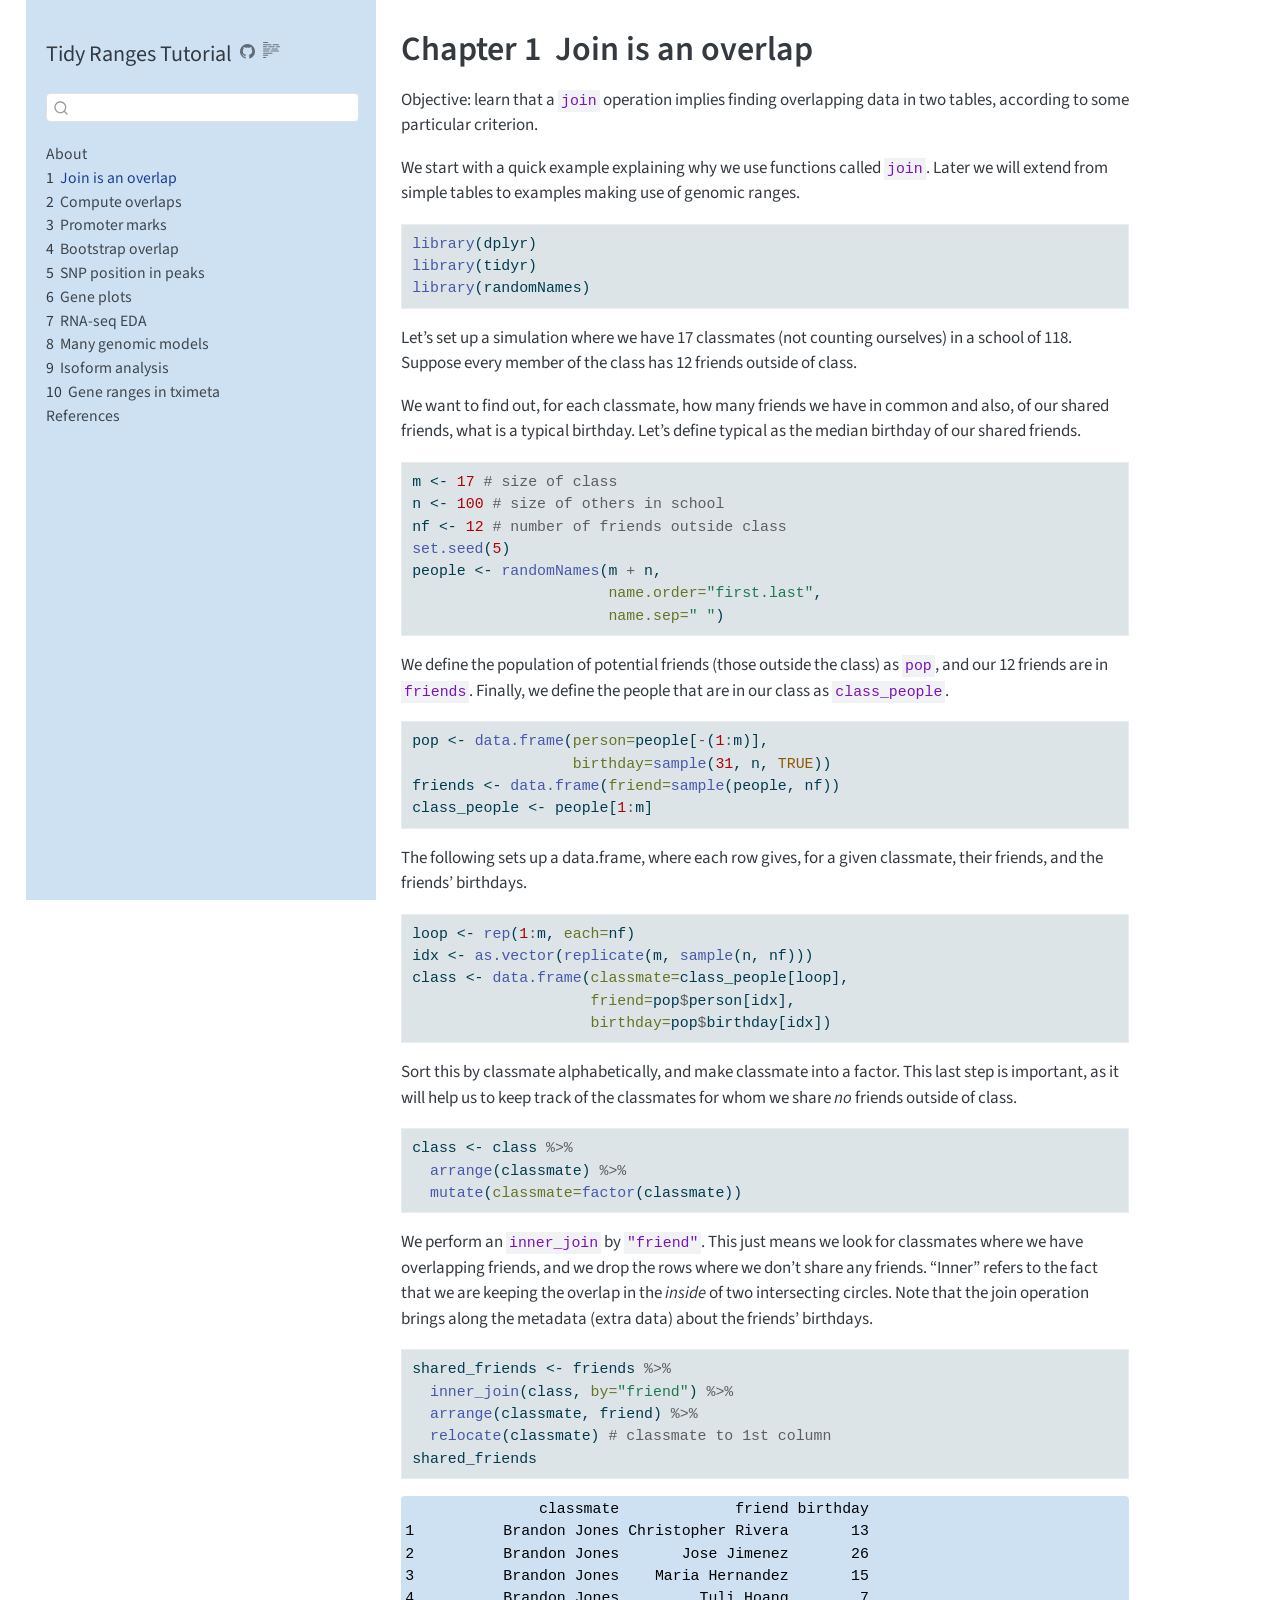
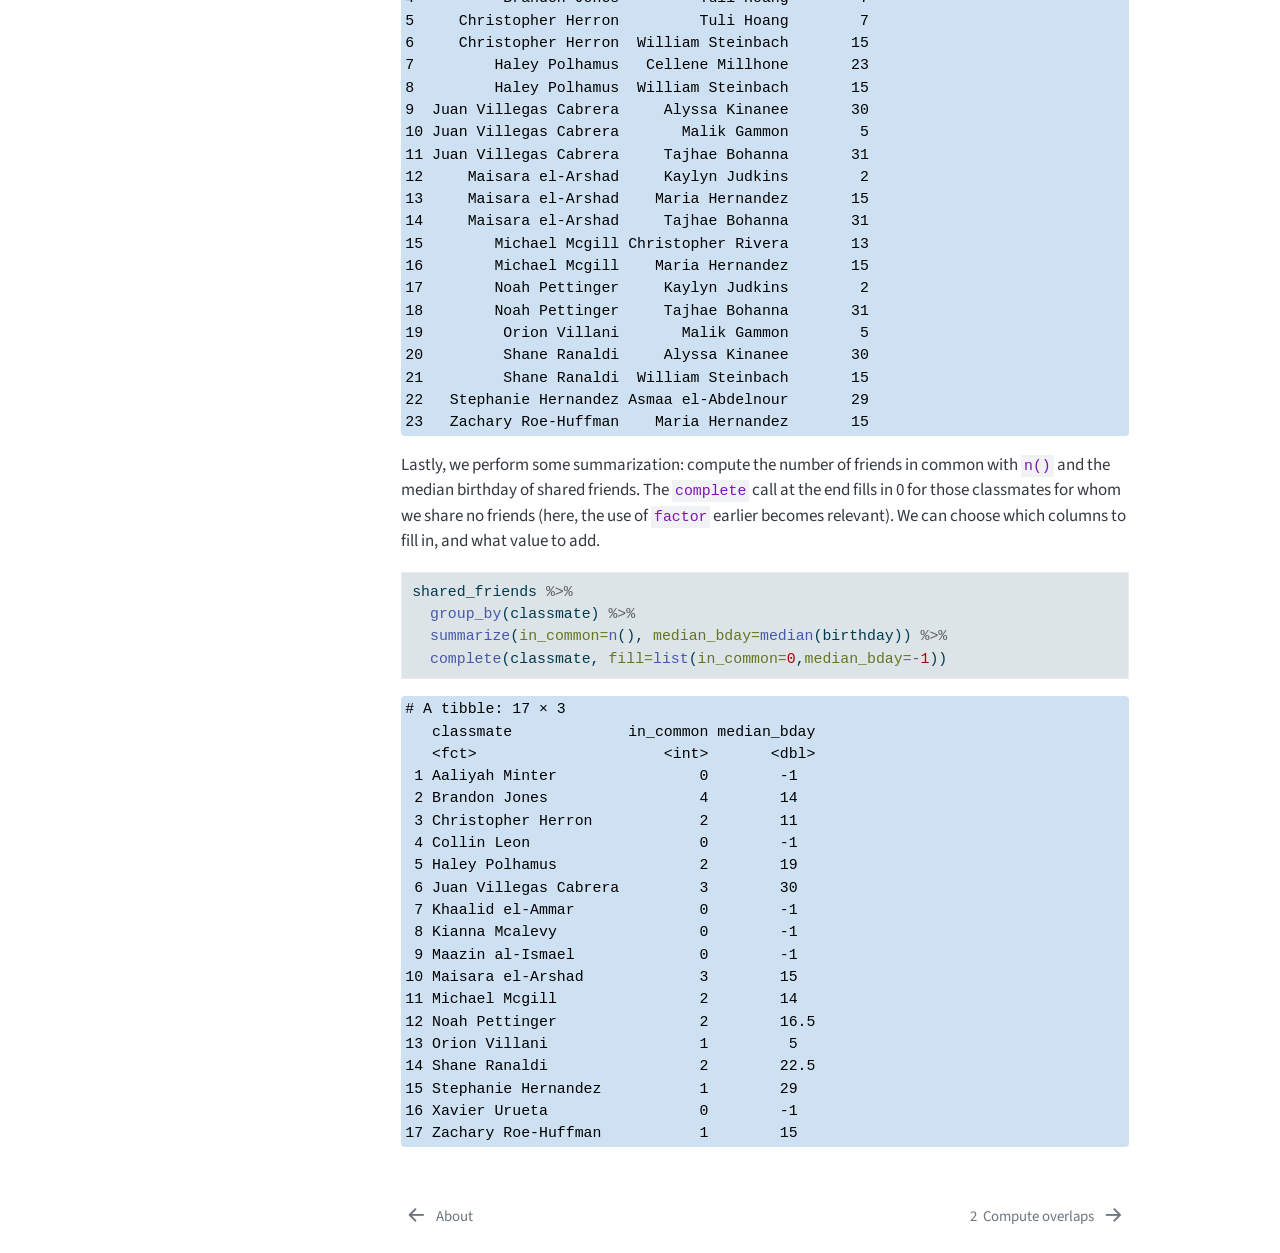
<file: join-is-an-overlap.html>
<!DOCTYPE html>
<html xmlns="http://www.w3.org/1999/xhtml" lang="en" xml:lang="en"><head>

<meta charset="utf-8">
<meta name="generator" content="quarto-1.8.25">

<meta name="viewport" content="width=device-width, initial-scale=1.0, user-scalable=yes">

<meta name="description" content="Basic examples of computing operations on genomic ranges using the tidy data philosophy.">

<title>1&nbsp; Join is an overlap – Tidy Ranges Tutorial</title>
<style>
code{white-space: pre-wrap;}
span.smallcaps{font-variant: small-caps;}
div.columns{display: flex; gap: min(4vw, 1.5em);}
div.column{flex: auto; overflow-x: auto;}
div.hanging-indent{margin-left: 1.5em; text-indent: -1.5em;}
ul.task-list{list-style: none;}
ul.task-list li input[type="checkbox"] {
  width: 0.8em;
  margin: 0 0.8em 0.2em -1em; /* quarto-specific, see https://github.com/quarto-dev/quarto-cli/issues/4556 */ 
  vertical-align: middle;
}
/* CSS for syntax highlighting */
html { -webkit-text-size-adjust: 100%; }
pre > code.sourceCode { white-space: pre; position: relative; }
pre > code.sourceCode > span { display: inline-block; line-height: 1.25; }
pre > code.sourceCode > span:empty { height: 1.2em; }
.sourceCode { overflow: visible; }
code.sourceCode > span { color: inherit; text-decoration: inherit; }
div.sourceCode { margin: 1em 0; }
pre.sourceCode { margin: 0; }
@media screen {
div.sourceCode { overflow: auto; }
}
@media print {
pre > code.sourceCode { white-space: pre-wrap; }
pre > code.sourceCode > span { text-indent: -5em; padding-left: 5em; }
}
pre.numberSource code
  { counter-reset: source-line 0; }
pre.numberSource code > span
  { position: relative; left: -4em; counter-increment: source-line; }
pre.numberSource code > span > a:first-child::before
  { content: counter(source-line);
    position: relative; left: -1em; text-align: right; vertical-align: baseline;
    border: none; display: inline-block;
    -webkit-touch-callout: none; -webkit-user-select: none;
    -khtml-user-select: none; -moz-user-select: none;
    -ms-user-select: none; user-select: none;
    padding: 0 4px; width: 4em;
  }
pre.numberSource { margin-left: 3em;  padding-left: 4px; }
div.sourceCode
  {   }
@media screen {
pre > code.sourceCode > span > a:first-child::before { text-decoration: underline; }
}
</style>


<script src="site_libs/quarto-nav/quarto-nav.js"></script>
<script src="site_libs/quarto-nav/headroom.min.js"></script>
<script src="site_libs/clipboard/clipboard.min.js"></script>
<script src="site_libs/quarto-search/autocomplete.umd.js"></script>
<script src="site_libs/quarto-search/fuse.min.js"></script>
<script src="site_libs/quarto-search/quarto-search.js"></script>
<meta name="quarto:offset" content="./">
<link href="./compute-overlaps.html" rel="next">
<link href="./index.html" rel="prev">
<script src="site_libs/quarto-html/quarto.js" type="module"></script>
<script src="site_libs/quarto-html/tabsets/tabsets.js" type="module"></script>
<script src="site_libs/quarto-html/axe/axe-check.js" type="module"></script>
<script src="site_libs/quarto-html/popper.min.js"></script>
<script src="site_libs/quarto-html/tippy.umd.min.js"></script>
<script src="site_libs/quarto-html/anchor.min.js"></script>
<link href="site_libs/quarto-html/tippy.css" rel="stylesheet">
<link href="site_libs/quarto-html/quarto-syntax-highlighting-7b89279ff1a6dce999919e0e67d4d9ec.css" rel="stylesheet" id="quarto-text-highlighting-styles">
<script src="site_libs/bootstrap/bootstrap.min.js"></script>
<link href="site_libs/bootstrap/bootstrap-icons.css" rel="stylesheet">
<link href="site_libs/bootstrap/bootstrap-c6f9d354b36357777b2939029902c182.min.css" rel="stylesheet" append-hash="true" id="quarto-bootstrap" data-mode="light">
<script id="quarto-search-options" type="application/json">{
  "location": "sidebar",
  "copy-button": false,
  "collapse-after": 3,
  "panel-placement": "start",
  "type": "textbox",
  "limit": 50,
  "keyboard-shortcut": [
    "f",
    "/",
    "s"
  ],
  "show-item-context": false,
  "language": {
    "search-no-results-text": "No results",
    "search-matching-documents-text": "matching documents",
    "search-copy-link-title": "Copy link to search",
    "search-hide-matches-text": "Hide additional matches",
    "search-more-match-text": "more match in this document",
    "search-more-matches-text": "more matches in this document",
    "search-clear-button-title": "Clear",
    "search-text-placeholder": "",
    "search-detached-cancel-button-title": "Cancel",
    "search-submit-button-title": "Submit",
    "search-label": "Search"
  }
}</script>


<link rel="stylesheet" href="toc.css">
</head>

<body class="nav-sidebar floating quarto-light">

<div id="quarto-search-results"></div>
  <header id="quarto-header" class="headroom fixed-top">
  <nav class="quarto-secondary-nav">
    <div class="container-fluid d-flex">
      <button type="button" class="quarto-btn-toggle btn" data-bs-toggle="collapse" role="button" data-bs-target=".quarto-sidebar-collapse-item" aria-controls="quarto-sidebar" aria-expanded="false" aria-label="Toggle sidebar navigation" onclick="if (window.quartoToggleHeadroom) { window.quartoToggleHeadroom(); }">
        <i class="bi bi-layout-text-sidebar-reverse"></i>
      </button>
        <nav class="quarto-page-breadcrumbs" aria-label="breadcrumb"><ol class="breadcrumb"><li class="breadcrumb-item"><a href="./join-is-an-overlap.html"><span class="chapter-number">1</span>&nbsp; <span class="chapter-title">Join is an overlap</span></a></li></ol></nav>
        <a class="flex-grow-1" role="navigation" data-bs-toggle="collapse" data-bs-target=".quarto-sidebar-collapse-item" aria-controls="quarto-sidebar" aria-expanded="false" aria-label="Toggle sidebar navigation" onclick="if (window.quartoToggleHeadroom) { window.quartoToggleHeadroom(); }">      
        </a>
      <button type="button" class="btn quarto-search-button" aria-label="Search" onclick="window.quartoOpenSearch();">
        <i class="bi bi-search"></i>
      </button>
    </div>
  </nav>
</header>
<!-- content -->
<div id="quarto-content" class="quarto-container page-columns page-rows-contents page-layout-article">
<!-- sidebar -->
  <nav id="quarto-sidebar" class="sidebar collapse collapse-horizontal quarto-sidebar-collapse-item sidebar-navigation floating overflow-auto">
    <div class="pt-lg-2 mt-2 text-left sidebar-header sidebar-header-stacked">
      <a href="./index.html" class="sidebar-logo-link">
      </a>
    <div class="sidebar-title mb-0 py-0">
      <a href="./">Tidy Ranges Tutorial</a> 
        <div class="sidebar-tools-main">
    <a href="https://github.com/tidybiology/tidy-ranges-tutorial" title="Source Code" class="quarto-navigation-tool px-1" aria-label="Source Code"><i class="bi bi-github"></i></a>
  <a href="" class="quarto-reader-toggle quarto-navigation-tool px-1" onclick="window.quartoToggleReader(); return false;" title="Toggle reader mode">
  <div class="quarto-reader-toggle-btn">
  <i class="bi"></i>
  </div>
</a>
</div>
    </div>
      </div>
        <div class="mt-2 flex-shrink-0 align-items-center">
        <div class="sidebar-search">
        <div id="quarto-search" class="" title="Search"></div>
        </div>
        </div>
    <div class="sidebar-menu-container"> 
    <ul class="list-unstyled mt-1">
        <li class="sidebar-item">
  <div class="sidebar-item-container"> 
  <a href="./index.html" class="sidebar-item-text sidebar-link">
 <span class="menu-text">About</span></a>
  </div>
</li>
        <li class="sidebar-item">
  <div class="sidebar-item-container"> 
  <a href="./join-is-an-overlap.html" class="sidebar-item-text sidebar-link active">
 <span class="menu-text"><span class="chapter-number">1</span>&nbsp; <span class="chapter-title">Join is an overlap</span></span></a>
  </div>
</li>
        <li class="sidebar-item">
  <div class="sidebar-item-container"> 
  <a href="./compute-overlaps.html" class="sidebar-item-text sidebar-link">
 <span class="menu-text"><span class="chapter-number">2</span>&nbsp; <span class="chapter-title">Compute overlaps</span></span></a>
  </div>
</li>
        <li class="sidebar-item">
  <div class="sidebar-item-container"> 
  <a href="./promoter-marks.html" class="sidebar-item-text sidebar-link">
 <span class="menu-text"><span class="chapter-number">3</span>&nbsp; <span class="chapter-title">Promoter marks</span></span></a>
  </div>
</li>
        <li class="sidebar-item">
  <div class="sidebar-item-container"> 
  <a href="./bootstrap-overlap.html" class="sidebar-item-text sidebar-link">
 <span class="menu-text"><span class="chapter-number">4</span>&nbsp; <span class="chapter-title">Bootstrap overlap</span></span></a>
  </div>
</li>
        <li class="sidebar-item">
  <div class="sidebar-item-container"> 
  <a href="./snp-position-in-peaks.html" class="sidebar-item-text sidebar-link">
 <span class="menu-text"><span class="chapter-number">5</span>&nbsp; <span class="chapter-title">SNP position in peaks</span></span></a>
  </div>
</li>
        <li class="sidebar-item">
  <div class="sidebar-item-container"> 
  <a href="./gene-plots.html" class="sidebar-item-text sidebar-link">
 <span class="menu-text"><span class="chapter-number">6</span>&nbsp; <span class="chapter-title">Gene plots</span></span></a>
  </div>
</li>
        <li class="sidebar-item">
  <div class="sidebar-item-container"> 
  <a href="./rna-seq-eda.html" class="sidebar-item-text sidebar-link">
 <span class="menu-text"><span class="chapter-number">7</span>&nbsp; <span class="chapter-title">RNA-seq EDA</span></span></a>
  </div>
</li>
        <li class="sidebar-item">
  <div class="sidebar-item-container"> 
  <a href="./many-genomic-models.html" class="sidebar-item-text sidebar-link">
 <span class="menu-text"><span class="chapter-number">8</span>&nbsp; <span class="chapter-title">Many genomic models</span></span></a>
  </div>
</li>
        <li class="sidebar-item">
  <div class="sidebar-item-container"> 
  <a href="./isoform-analysis.html" class="sidebar-item-text sidebar-link">
 <span class="menu-text"><span class="chapter-number">9</span>&nbsp; <span class="chapter-title">Isoform analysis</span></span></a>
  </div>
</li>
        <li class="sidebar-item">
  <div class="sidebar-item-container"> 
  <a href="./tximeta-gene-range.html" class="sidebar-item-text sidebar-link">
 <span class="menu-text"><span class="chapter-number">10</span>&nbsp; <span class="chapter-title">Gene ranges in tximeta</span></span></a>
  </div>
</li>
        <li class="sidebar-item">
  <div class="sidebar-item-container"> 
  <a href="./references.html" class="sidebar-item-text sidebar-link">
 <span class="menu-text">References</span></a>
  </div>
</li>
    </ul>
    </div>
</nav>
<div id="quarto-sidebar-glass" class="quarto-sidebar-collapse-item" data-bs-toggle="collapse" data-bs-target=".quarto-sidebar-collapse-item"></div>
<!-- margin-sidebar -->
    <div id="quarto-margin-sidebar" class="sidebar margin-sidebar zindex-bottom">
        
    </div>
<!-- main -->
<main class="content" id="quarto-document-content">

<header id="title-block-header" class="quarto-title-block default">
<div class="quarto-title">
<h1 class="title"><span class="chapter-number">1</span>&nbsp; <span class="chapter-title">Join is an overlap</span></h1>
</div>



<div class="quarto-title-meta">

    
  
    
  </div>
  


</header>


<p>Objective: learn that a <code>join</code> operation implies finding overlapping data in two tables, according to some particular criterion.</p>
<p>We start with a quick example explaining why we use functions called <code>join</code>. Later we will extend from simple tables to examples making use of genomic ranges.</p>
<div class="cell">
<div class="code-copy-outer-scaffold"><div class="sourceCode cell-code" id="cb1"><pre class="sourceCode r code-with-copy"><code class="sourceCode r"><span id="cb1-1"><a href="#cb1-1" aria-hidden="true" tabindex="-1"></a><span class="fu">library</span>(dplyr)</span>
<span id="cb1-2"><a href="#cb1-2" aria-hidden="true" tabindex="-1"></a><span class="fu">library</span>(tidyr)</span>
<span id="cb1-3"><a href="#cb1-3" aria-hidden="true" tabindex="-1"></a><span class="fu">library</span>(randomNames)</span></code></pre></div><button title="Copy to Clipboard" class="code-copy-button"><i class="bi"></i></button></div>
</div>
<p>Let’s set up a simulation where we have 17 classmates (not counting ourselves) in a school of 118. Suppose every member of the class has 12 friends outside of class.</p>
<p>We want to find out, for each classmate, how many friends we have in common and also, of our shared friends, what is a typical birthday. Let’s define typical as the median birthday of our shared friends.</p>
<div class="cell">
<div class="code-copy-outer-scaffold"><div class="sourceCode cell-code" id="cb2"><pre class="sourceCode r code-with-copy"><code class="sourceCode r"><span id="cb2-1"><a href="#cb2-1" aria-hidden="true" tabindex="-1"></a>m <span class="ot">&lt;-</span> <span class="dv">17</span> <span class="co"># size of class</span></span>
<span id="cb2-2"><a href="#cb2-2" aria-hidden="true" tabindex="-1"></a>n <span class="ot">&lt;-</span> <span class="dv">100</span> <span class="co"># size of others in school</span></span>
<span id="cb2-3"><a href="#cb2-3" aria-hidden="true" tabindex="-1"></a>nf <span class="ot">&lt;-</span> <span class="dv">12</span> <span class="co"># number of friends outside class</span></span>
<span id="cb2-4"><a href="#cb2-4" aria-hidden="true" tabindex="-1"></a><span class="fu">set.seed</span>(<span class="dv">5</span>)</span>
<span id="cb2-5"><a href="#cb2-5" aria-hidden="true" tabindex="-1"></a>people <span class="ot">&lt;-</span> <span class="fu">randomNames</span>(m <span class="sc">+</span> n,</span>
<span id="cb2-6"><a href="#cb2-6" aria-hidden="true" tabindex="-1"></a>                      <span class="at">name.order=</span><span class="st">"first.last"</span>,</span>
<span id="cb2-7"><a href="#cb2-7" aria-hidden="true" tabindex="-1"></a>                      <span class="at">name.sep=</span><span class="st">" "</span>)</span></code></pre></div><button title="Copy to Clipboard" class="code-copy-button"><i class="bi"></i></button></div>
</div>
<p>We define the population of potential friends (those outside the class) as <code>pop</code>, and our 12 friends are in <code>friends</code>. Finally, we define the people that are in our class as <code>class_people</code>.</p>
<div class="cell">
<div class="code-copy-outer-scaffold"><div class="sourceCode cell-code" id="cb3"><pre class="sourceCode r code-with-copy"><code class="sourceCode r"><span id="cb3-1"><a href="#cb3-1" aria-hidden="true" tabindex="-1"></a>pop <span class="ot">&lt;-</span> <span class="fu">data.frame</span>(<span class="at">person=</span>people[<span class="sc">-</span>(<span class="dv">1</span><span class="sc">:</span>m)],</span>
<span id="cb3-2"><a href="#cb3-2" aria-hidden="true" tabindex="-1"></a>                  <span class="at">birthday=</span><span class="fu">sample</span>(<span class="dv">31</span>, n, <span class="cn">TRUE</span>))</span>
<span id="cb3-3"><a href="#cb3-3" aria-hidden="true" tabindex="-1"></a>friends <span class="ot">&lt;-</span> <span class="fu">data.frame</span>(<span class="at">friend=</span><span class="fu">sample</span>(people, nf))</span>
<span id="cb3-4"><a href="#cb3-4" aria-hidden="true" tabindex="-1"></a>class_people <span class="ot">&lt;-</span> people[<span class="dv">1</span><span class="sc">:</span>m]</span></code></pre></div><button title="Copy to Clipboard" class="code-copy-button"><i class="bi"></i></button></div>
</div>
<p>The following sets up a data.frame, where each row gives, for a given classmate, their friends, and the friends’ birthdays.</p>
<div class="cell">
<div class="code-copy-outer-scaffold"><div class="sourceCode cell-code" id="cb4"><pre class="sourceCode r code-with-copy"><code class="sourceCode r"><span id="cb4-1"><a href="#cb4-1" aria-hidden="true" tabindex="-1"></a>loop <span class="ot">&lt;-</span> <span class="fu">rep</span>(<span class="dv">1</span><span class="sc">:</span>m, <span class="at">each=</span>nf)</span>
<span id="cb4-2"><a href="#cb4-2" aria-hidden="true" tabindex="-1"></a>idx <span class="ot">&lt;-</span> <span class="fu">as.vector</span>(<span class="fu">replicate</span>(m, <span class="fu">sample</span>(n, nf)))</span>
<span id="cb4-3"><a href="#cb4-3" aria-hidden="true" tabindex="-1"></a>class <span class="ot">&lt;-</span> <span class="fu">data.frame</span>(<span class="at">classmate=</span>class_people[loop],</span>
<span id="cb4-4"><a href="#cb4-4" aria-hidden="true" tabindex="-1"></a>                    <span class="at">friend=</span>pop<span class="sc">$</span>person[idx],</span>
<span id="cb4-5"><a href="#cb4-5" aria-hidden="true" tabindex="-1"></a>                    <span class="at">birthday=</span>pop<span class="sc">$</span>birthday[idx])</span></code></pre></div><button title="Copy to Clipboard" class="code-copy-button"><i class="bi"></i></button></div>
</div>
<p>Sort this by classmate alphabetically, and make classmate into a factor. This last step is important, as it will help us to keep track of the classmates for whom we share <em>no</em> friends outside of class.</p>
<div class="cell">
<div class="code-copy-outer-scaffold"><div class="sourceCode cell-code" id="cb5"><pre class="sourceCode r code-with-copy"><code class="sourceCode r"><span id="cb5-1"><a href="#cb5-1" aria-hidden="true" tabindex="-1"></a>class <span class="ot">&lt;-</span> class <span class="sc">%&gt;%</span></span>
<span id="cb5-2"><a href="#cb5-2" aria-hidden="true" tabindex="-1"></a>  <span class="fu">arrange</span>(classmate) <span class="sc">%&gt;%</span></span>
<span id="cb5-3"><a href="#cb5-3" aria-hidden="true" tabindex="-1"></a>  <span class="fu">mutate</span>(<span class="at">classmate=</span><span class="fu">factor</span>(classmate))</span></code></pre></div><button title="Copy to Clipboard" class="code-copy-button"><i class="bi"></i></button></div>
</div>
<p>We perform an <code>inner_join</code> by <code>"friend"</code>. This just means we look for classmates where we have overlapping friends, and we drop the rows where we don’t share any friends. “Inner” refers to the fact that we are keeping the overlap in the <em>inside</em> of two intersecting circles. Note that the join operation brings along the metadata (extra data) about the friends’ birthdays.</p>
<div class="cell">
<div class="code-copy-outer-scaffold"><div class="sourceCode cell-code" id="cb6"><pre class="sourceCode r code-with-copy"><code class="sourceCode r"><span id="cb6-1"><a href="#cb6-1" aria-hidden="true" tabindex="-1"></a>shared_friends <span class="ot">&lt;-</span> friends <span class="sc">%&gt;%</span></span>
<span id="cb6-2"><a href="#cb6-2" aria-hidden="true" tabindex="-1"></a>  <span class="fu">inner_join</span>(class, <span class="at">by=</span><span class="st">"friend"</span>) <span class="sc">%&gt;%</span></span>
<span id="cb6-3"><a href="#cb6-3" aria-hidden="true" tabindex="-1"></a>  <span class="fu">arrange</span>(classmate, friend) <span class="sc">%&gt;%</span></span>
<span id="cb6-4"><a href="#cb6-4" aria-hidden="true" tabindex="-1"></a>  <span class="fu">relocate</span>(classmate) <span class="co"># classmate to 1st column</span></span>
<span id="cb6-5"><a href="#cb6-5" aria-hidden="true" tabindex="-1"></a>shared_friends</span></code></pre></div><button title="Copy to Clipboard" class="code-copy-button"><i class="bi"></i></button></div>
<div class="cell-output cell-output-stdout">
<pre><code>               classmate             friend birthday
1          Brandon Jones Christopher Rivera       13
2          Brandon Jones       Jose Jimenez       26
3          Brandon Jones    Maria Hernandez       15
4          Brandon Jones         Tuli Hoang        7
5     Christopher Herron         Tuli Hoang        7
6     Christopher Herron  William Steinbach       15
7         Haley Polhamus   Cellene Millhone       23
8         Haley Polhamus  William Steinbach       15
9  Juan Villegas Cabrera     Alyssa Kinanee       30
10 Juan Villegas Cabrera       Malik Gammon        5
11 Juan Villegas Cabrera     Tajhae Bohanna       31
12     Maisara el-Arshad     Kaylyn Judkins        2
13     Maisara el-Arshad    Maria Hernandez       15
14     Maisara el-Arshad     Tajhae Bohanna       31
15        Michael Mcgill Christopher Rivera       13
16        Michael Mcgill    Maria Hernandez       15
17        Noah Pettinger     Kaylyn Judkins        2
18        Noah Pettinger     Tajhae Bohanna       31
19         Orion Villani       Malik Gammon        5
20         Shane Ranaldi     Alyssa Kinanee       30
21         Shane Ranaldi  William Steinbach       15
22   Stephanie Hernandez Asmaa el-Abdelnour       29
23   Zachary Roe-Huffman    Maria Hernandez       15</code></pre>
</div>
</div>
<p>Lastly, we perform some summarization: compute the number of friends in common with <code>n()</code> and the median birthday of shared friends. The <code>complete</code> call at the end fills in 0 for those classmates for whom we share no friends (here, the use of <code>factor</code> earlier becomes relevant). We can choose which columns to fill in, and what value to add.</p>
<div class="cell">
<div class="code-copy-outer-scaffold"><div class="sourceCode cell-code" id="cb8"><pre class="sourceCode r code-with-copy"><code class="sourceCode r"><span id="cb8-1"><a href="#cb8-1" aria-hidden="true" tabindex="-1"></a>shared_friends <span class="sc">%&gt;%</span></span>
<span id="cb8-2"><a href="#cb8-2" aria-hidden="true" tabindex="-1"></a>  <span class="fu">group_by</span>(classmate) <span class="sc">%&gt;%</span></span>
<span id="cb8-3"><a href="#cb8-3" aria-hidden="true" tabindex="-1"></a>  <span class="fu">summarize</span>(<span class="at">in_common=</span><span class="fu">n</span>(), <span class="at">median_bday=</span><span class="fu">median</span>(birthday)) <span class="sc">%&gt;%</span></span>
<span id="cb8-4"><a href="#cb8-4" aria-hidden="true" tabindex="-1"></a>  <span class="fu">complete</span>(classmate, <span class="at">fill=</span><span class="fu">list</span>(<span class="at">in_common=</span><span class="dv">0</span>,<span class="at">median_bday=</span><span class="sc">-</span><span class="dv">1</span>))</span></code></pre></div><button title="Copy to Clipboard" class="code-copy-button"><i class="bi"></i></button></div>
<div class="cell-output cell-output-stdout">
<pre><code># A tibble: 17 × 3
   classmate             in_common median_bday
   &lt;fct&gt;                     &lt;int&gt;       &lt;dbl&gt;
 1 Aaliyah Minter                0        -1  
 2 Brandon Jones                 4        14  
 3 Christopher Herron            2        11  
 4 Collin Leon                   0        -1  
 5 Haley Polhamus                2        19  
 6 Juan Villegas Cabrera         3        30  
 7 Khaalid el-Ammar              0        -1  
 8 Kianna Mcalevy                0        -1  
 9 Maazin al-Ismael              0        -1  
10 Maisara el-Arshad             3        15  
11 Michael Mcgill                2        14  
12 Noah Pettinger                2        16.5
13 Orion Villani                 1         5  
14 Shane Ranaldi                 2        22.5
15 Stephanie Hernandez           1        29  
16 Xavier Urueta                 0        -1  
17 Zachary Roe-Huffman           1        15  </code></pre>
</div>
</div>



</main> <!-- /main -->
<script id="quarto-html-after-body" type="application/javascript">
  window.document.addEventListener("DOMContentLoaded", function (event) {
    const icon = "";
    const anchorJS = new window.AnchorJS();
    anchorJS.options = {
      placement: 'right',
      icon: icon
    };
    anchorJS.add('.anchored');
    const isCodeAnnotation = (el) => {
      for (const clz of el.classList) {
        if (clz.startsWith('code-annotation-')) {                     
          return true;
        }
      }
      return false;
    }
    const onCopySuccess = function(e) {
      // button target
      const button = e.trigger;
      // don't keep focus
      button.blur();
      // flash "checked"
      button.classList.add('code-copy-button-checked');
      var currentTitle = button.getAttribute("title");
      button.setAttribute("title", "Copied!");
      let tooltip;
      if (window.bootstrap) {
        button.setAttribute("data-bs-toggle", "tooltip");
        button.setAttribute("data-bs-placement", "left");
        button.setAttribute("data-bs-title", "Copied!");
        tooltip = new bootstrap.Tooltip(button, 
          { trigger: "manual", 
            customClass: "code-copy-button-tooltip",
            offset: [0, -8]});
        tooltip.show();    
      }
      setTimeout(function() {
        if (tooltip) {
          tooltip.hide();
          button.removeAttribute("data-bs-title");
          button.removeAttribute("data-bs-toggle");
          button.removeAttribute("data-bs-placement");
        }
        button.setAttribute("title", currentTitle);
        button.classList.remove('code-copy-button-checked');
      }, 1000);
      // clear code selection
      e.clearSelection();
    }
    const getTextToCopy = function(trigger) {
      const outerScaffold = trigger.parentElement.cloneNode(true);
      const codeEl = outerScaffold.querySelector('code');
      for (const childEl of codeEl.children) {
        if (isCodeAnnotation(childEl)) {
          childEl.remove();
        }
      }
      return codeEl.innerText;
    }
    const clipboard = new window.ClipboardJS('.code-copy-button:not([data-in-quarto-modal])', {
      text: getTextToCopy
    });
    clipboard.on('success', onCopySuccess);
    if (window.document.getElementById('quarto-embedded-source-code-modal')) {
      const clipboardModal = new window.ClipboardJS('.code-copy-button[data-in-quarto-modal]', {
        text: getTextToCopy,
        container: window.document.getElementById('quarto-embedded-source-code-modal')
      });
      clipboardModal.on('success', onCopySuccess);
    }
      var localhostRegex = new RegExp(/^(?:http|https):\/\/localhost\:?[0-9]*\//);
      var mailtoRegex = new RegExp(/^mailto:/);
        var filterRegex = new RegExp('/' + window.location.host + '/');
      var isInternal = (href) => {
          return filterRegex.test(href) || localhostRegex.test(href) || mailtoRegex.test(href);
      }
      // Inspect non-navigation links and adorn them if external
     var links = window.document.querySelectorAll('a[href]:not(.nav-link):not(.navbar-brand):not(.toc-action):not(.sidebar-link):not(.sidebar-item-toggle):not(.pagination-link):not(.no-external):not([aria-hidden]):not(.dropdown-item):not(.quarto-navigation-tool):not(.about-link)');
      for (var i=0; i<links.length; i++) {
        const link = links[i];
        if (!isInternal(link.href)) {
          // undo the damage that might have been done by quarto-nav.js in the case of
          // links that we want to consider external
          if (link.dataset.originalHref !== undefined) {
            link.href = link.dataset.originalHref;
          }
        }
      }
    function tippyHover(el, contentFn, onTriggerFn, onUntriggerFn) {
      const config = {
        allowHTML: true,
        maxWidth: 500,
        delay: 100,
        arrow: false,
        appendTo: function(el) {
            return el.parentElement;
        },
        interactive: true,
        interactiveBorder: 10,
        theme: 'quarto',
        placement: 'bottom-start',
      };
      if (contentFn) {
        config.content = contentFn;
      }
      if (onTriggerFn) {
        config.onTrigger = onTriggerFn;
      }
      if (onUntriggerFn) {
        config.onUntrigger = onUntriggerFn;
      }
      window.tippy(el, config); 
    }
    const noterefs = window.document.querySelectorAll('a[role="doc-noteref"]');
    for (var i=0; i<noterefs.length; i++) {
      const ref = noterefs[i];
      tippyHover(ref, function() {
        // use id or data attribute instead here
        let href = ref.getAttribute('data-footnote-href') || ref.getAttribute('href');
        try { href = new URL(href).hash; } catch {}
        const id = href.replace(/^#\/?/, "");
        const note = window.document.getElementById(id);
        if (note) {
          return note.innerHTML;
        } else {
          return "";
        }
      });
    }
    const xrefs = window.document.querySelectorAll('a.quarto-xref');
    const processXRef = (id, note) => {
      // Strip column container classes
      const stripColumnClz = (el) => {
        el.classList.remove("page-full", "page-columns");
        if (el.children) {
          for (const child of el.children) {
            stripColumnClz(child);
          }
        }
      }
      stripColumnClz(note)
      if (id === null || id.startsWith('sec-')) {
        // Special case sections, only their first couple elements
        const container = document.createElement("div");
        if (note.children && note.children.length > 2) {
          container.appendChild(note.children[0].cloneNode(true));
          for (let i = 1; i < note.children.length; i++) {
            const child = note.children[i];
            if (child.tagName === "P" && child.innerText === "") {
              continue;
            } else {
              container.appendChild(child.cloneNode(true));
              break;
            }
          }
          if (window.Quarto?.typesetMath) {
            window.Quarto.typesetMath(container);
          }
          return container.innerHTML
        } else {
          if (window.Quarto?.typesetMath) {
            window.Quarto.typesetMath(note);
          }
          return note.innerHTML;
        }
      } else {
        // Remove any anchor links if they are present
        const anchorLink = note.querySelector('a.anchorjs-link');
        if (anchorLink) {
          anchorLink.remove();
        }
        if (window.Quarto?.typesetMath) {
          window.Quarto.typesetMath(note);
        }
        if (note.classList.contains("callout")) {
          return note.outerHTML;
        } else {
          return note.innerHTML;
        }
      }
    }
    for (var i=0; i<xrefs.length; i++) {
      const xref = xrefs[i];
      tippyHover(xref, undefined, function(instance) {
        instance.disable();
        let url = xref.getAttribute('href');
        let hash = undefined; 
        if (url.startsWith('#')) {
          hash = url;
        } else {
          try { hash = new URL(url).hash; } catch {}
        }
        if (hash) {
          const id = hash.replace(/^#\/?/, "");
          const note = window.document.getElementById(id);
          if (note !== null) {
            try {
              const html = processXRef(id, note.cloneNode(true));
              instance.setContent(html);
            } finally {
              instance.enable();
              instance.show();
            }
          } else {
            // See if we can fetch this
            fetch(url.split('#')[0])
            .then(res => res.text())
            .then(html => {
              const parser = new DOMParser();
              const htmlDoc = parser.parseFromString(html, "text/html");
              const note = htmlDoc.getElementById(id);
              if (note !== null) {
                const html = processXRef(id, note);
                instance.setContent(html);
              } 
            }).finally(() => {
              instance.enable();
              instance.show();
            });
          }
        } else {
          // See if we can fetch a full url (with no hash to target)
          // This is a special case and we should probably do some content thinning / targeting
          fetch(url)
          .then(res => res.text())
          .then(html => {
            const parser = new DOMParser();
            const htmlDoc = parser.parseFromString(html, "text/html");
            const note = htmlDoc.querySelector('main.content');
            if (note !== null) {
              // This should only happen for chapter cross references
              // (since there is no id in the URL)
              // remove the first header
              if (note.children.length > 0 && note.children[0].tagName === "HEADER") {
                note.children[0].remove();
              }
              const html = processXRef(null, note);
              instance.setContent(html);
            } 
          }).finally(() => {
            instance.enable();
            instance.show();
          });
        }
      }, function(instance) {
      });
    }
        let selectedAnnoteEl;
        const selectorForAnnotation = ( cell, annotation) => {
          let cellAttr = 'data-code-cell="' + cell + '"';
          let lineAttr = 'data-code-annotation="' +  annotation + '"';
          const selector = 'span[' + cellAttr + '][' + lineAttr + ']';
          return selector;
        }
        const selectCodeLines = (annoteEl) => {
          const doc = window.document;
          const targetCell = annoteEl.getAttribute("data-target-cell");
          const targetAnnotation = annoteEl.getAttribute("data-target-annotation");
          const annoteSpan = window.document.querySelector(selectorForAnnotation(targetCell, targetAnnotation));
          const lines = annoteSpan.getAttribute("data-code-lines").split(",");
          const lineIds = lines.map((line) => {
            return targetCell + "-" + line;
          })
          let top = null;
          let height = null;
          let parent = null;
          if (lineIds.length > 0) {
              //compute the position of the single el (top and bottom and make a div)
              const el = window.document.getElementById(lineIds[0]);
              top = el.offsetTop;
              height = el.offsetHeight;
              parent = el.parentElement.parentElement;
            if (lineIds.length > 1) {
              const lastEl = window.document.getElementById(lineIds[lineIds.length - 1]);
              const bottom = lastEl.offsetTop + lastEl.offsetHeight;
              height = bottom - top;
            }
            if (top !== null && height !== null && parent !== null) {
              // cook up a div (if necessary) and position it 
              let div = window.document.getElementById("code-annotation-line-highlight");
              if (div === null) {
                div = window.document.createElement("div");
                div.setAttribute("id", "code-annotation-line-highlight");
                div.style.position = 'absolute';
                parent.appendChild(div);
              }
              div.style.top = top - 2 + "px";
              div.style.height = height + 4 + "px";
              div.style.left = 0;
              let gutterDiv = window.document.getElementById("code-annotation-line-highlight-gutter");
              if (gutterDiv === null) {
                gutterDiv = window.document.createElement("div");
                gutterDiv.setAttribute("id", "code-annotation-line-highlight-gutter");
                gutterDiv.style.position = 'absolute';
                const codeCell = window.document.getElementById(targetCell);
                const gutter = codeCell.querySelector('.code-annotation-gutter');
                gutter.appendChild(gutterDiv);
              }
              gutterDiv.style.top = top - 2 + "px";
              gutterDiv.style.height = height + 4 + "px";
            }
            selectedAnnoteEl = annoteEl;
          }
        };
        const unselectCodeLines = () => {
          const elementsIds = ["code-annotation-line-highlight", "code-annotation-line-highlight-gutter"];
          elementsIds.forEach((elId) => {
            const div = window.document.getElementById(elId);
            if (div) {
              div.remove();
            }
          });
          selectedAnnoteEl = undefined;
        };
          // Handle positioning of the toggle
      window.addEventListener(
        "resize",
        throttle(() => {
          elRect = undefined;
          if (selectedAnnoteEl) {
            selectCodeLines(selectedAnnoteEl);
          }
        }, 10)
      );
      function throttle(fn, ms) {
      let throttle = false;
      let timer;
        return (...args) => {
          if(!throttle) { // first call gets through
              fn.apply(this, args);
              throttle = true;
          } else { // all the others get throttled
              if(timer) clearTimeout(timer); // cancel #2
              timer = setTimeout(() => {
                fn.apply(this, args);
                timer = throttle = false;
              }, ms);
          }
        };
      }
        // Attach click handler to the DT
        const annoteDls = window.document.querySelectorAll('dt[data-target-cell]');
        for (const annoteDlNode of annoteDls) {
          annoteDlNode.addEventListener('click', (event) => {
            const clickedEl = event.target;
            if (clickedEl !== selectedAnnoteEl) {
              unselectCodeLines();
              const activeEl = window.document.querySelector('dt[data-target-cell].code-annotation-active');
              if (activeEl) {
                activeEl.classList.remove('code-annotation-active');
              }
              selectCodeLines(clickedEl);
              clickedEl.classList.add('code-annotation-active');
            } else {
              // Unselect the line
              unselectCodeLines();
              clickedEl.classList.remove('code-annotation-active');
            }
          });
        }
    const findCites = (el) => {
      const parentEl = el.parentElement;
      if (parentEl) {
        const cites = parentEl.dataset.cites;
        if (cites) {
          return {
            el,
            cites: cites.split(' ')
          };
        } else {
          return findCites(el.parentElement)
        }
      } else {
        return undefined;
      }
    };
    var bibliorefs = window.document.querySelectorAll('a[role="doc-biblioref"]');
    for (var i=0; i<bibliorefs.length; i++) {
      const ref = bibliorefs[i];
      const citeInfo = findCites(ref);
      if (citeInfo) {
        tippyHover(citeInfo.el, function() {
          var popup = window.document.createElement('div');
          citeInfo.cites.forEach(function(cite) {
            var citeDiv = window.document.createElement('div');
            citeDiv.classList.add('hanging-indent');
            citeDiv.classList.add('csl-entry');
            var biblioDiv = window.document.getElementById('ref-' + cite);
            if (biblioDiv) {
              citeDiv.innerHTML = biblioDiv.innerHTML;
            }
            popup.appendChild(citeDiv);
          });
          return popup.innerHTML;
        });
      }
    }
  });
  </script>
<nav class="page-navigation">
  <div class="nav-page nav-page-previous">
      <a href="./index.html" class="pagination-link" aria-label="About">
        <i class="bi bi-arrow-left-short"></i> <span class="nav-page-text">About</span>
      </a>          
  </div>
  <div class="nav-page nav-page-next">
      <a href="./compute-overlaps.html" class="pagination-link" aria-label="Compute overlaps">
        <span class="nav-page-text"><span class="chapter-number">2</span>&nbsp; <span class="chapter-title">Compute overlaps</span></span> <i class="bi bi-arrow-right-short"></i>
      </a>
  </div>
</nav>
</div> <!-- /content -->




</body></html>
</file>
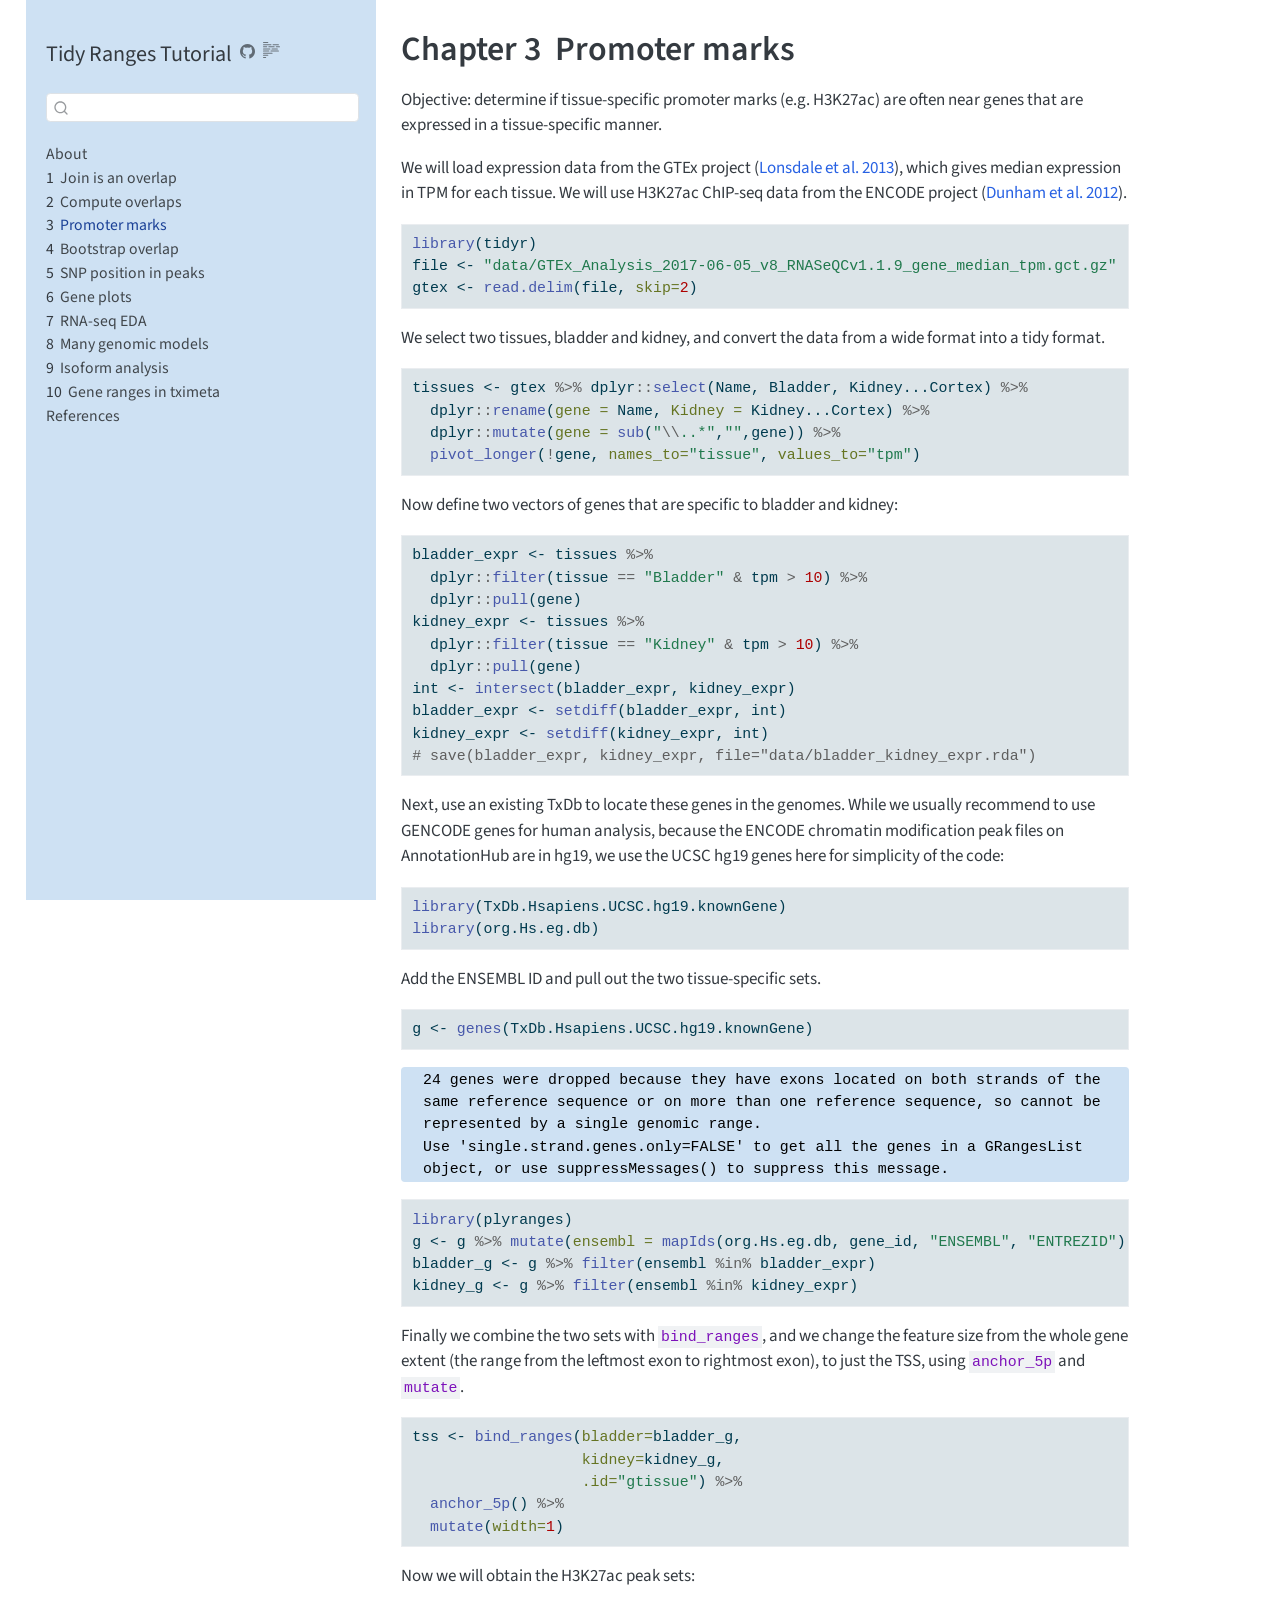
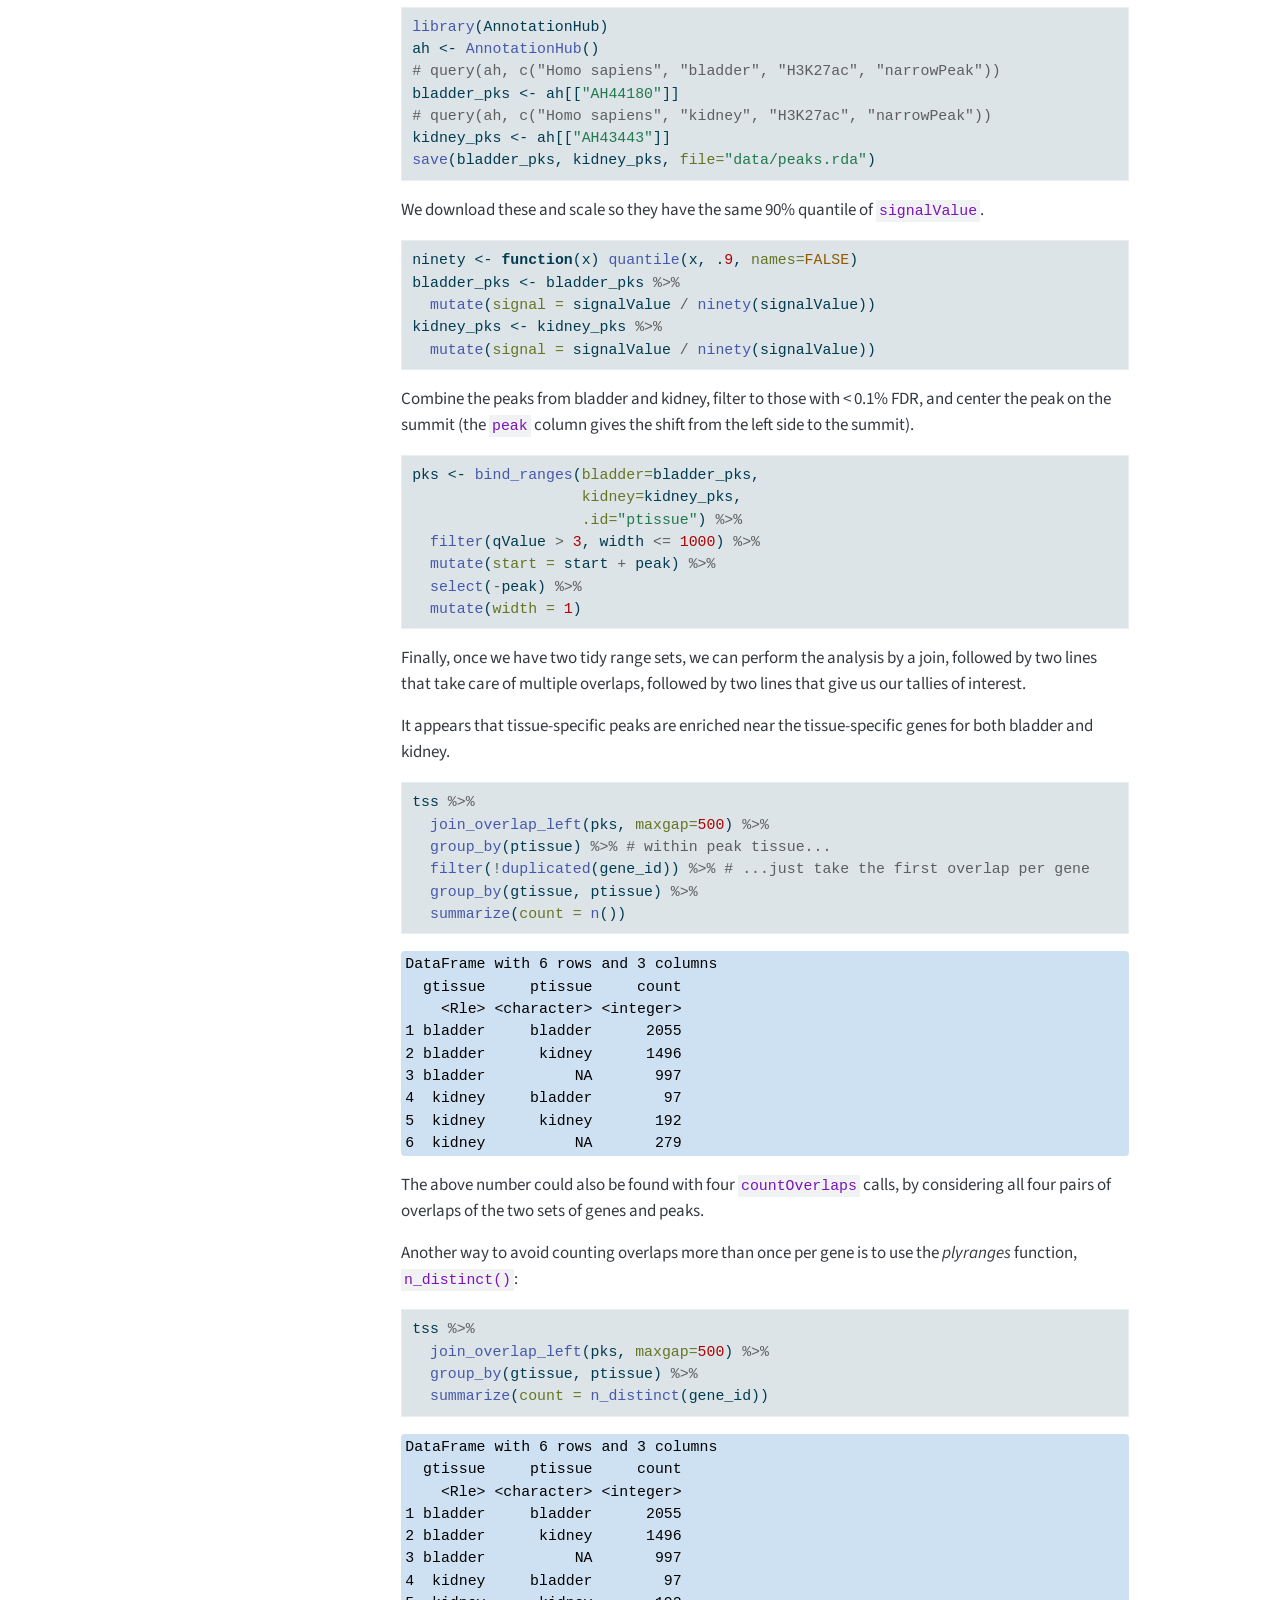
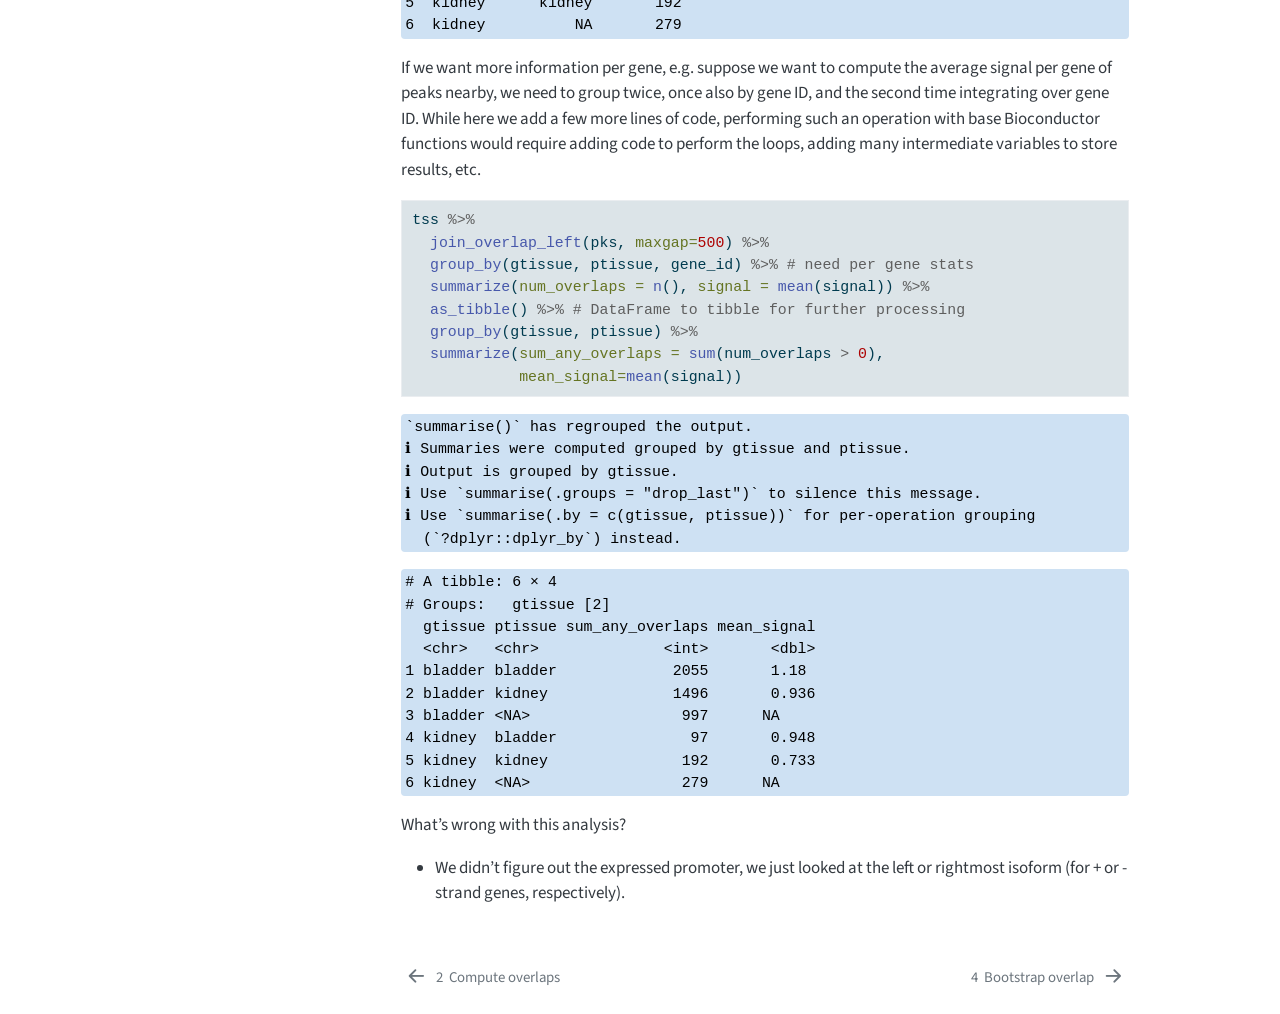
<file: promoter-marks.html>
<!DOCTYPE html>
<html xmlns="http://www.w3.org/1999/xhtml" lang="en" xml:lang="en"><head>

<meta charset="utf-8">
<meta name="generator" content="quarto-1.8.25">

<meta name="viewport" content="width=device-width, initial-scale=1.0, user-scalable=yes">

<meta name="description" content="Basic examples of computing operations on genomic ranges using the tidy data philosophy.">

<title>3&nbsp; Promoter marks – Tidy Ranges Tutorial</title>
<style>
code{white-space: pre-wrap;}
span.smallcaps{font-variant: small-caps;}
div.columns{display: flex; gap: min(4vw, 1.5em);}
div.column{flex: auto; overflow-x: auto;}
div.hanging-indent{margin-left: 1.5em; text-indent: -1.5em;}
ul.task-list{list-style: none;}
ul.task-list li input[type="checkbox"] {
  width: 0.8em;
  margin: 0 0.8em 0.2em -1em; /* quarto-specific, see https://github.com/quarto-dev/quarto-cli/issues/4556 */ 
  vertical-align: middle;
}
/* CSS for syntax highlighting */
html { -webkit-text-size-adjust: 100%; }
pre > code.sourceCode { white-space: pre; position: relative; }
pre > code.sourceCode > span { display: inline-block; line-height: 1.25; }
pre > code.sourceCode > span:empty { height: 1.2em; }
.sourceCode { overflow: visible; }
code.sourceCode > span { color: inherit; text-decoration: inherit; }
div.sourceCode { margin: 1em 0; }
pre.sourceCode { margin: 0; }
@media screen {
div.sourceCode { overflow: auto; }
}
@media print {
pre > code.sourceCode { white-space: pre-wrap; }
pre > code.sourceCode > span { text-indent: -5em; padding-left: 5em; }
}
pre.numberSource code
  { counter-reset: source-line 0; }
pre.numberSource code > span
  { position: relative; left: -4em; counter-increment: source-line; }
pre.numberSource code > span > a:first-child::before
  { content: counter(source-line);
    position: relative; left: -1em; text-align: right; vertical-align: baseline;
    border: none; display: inline-block;
    -webkit-touch-callout: none; -webkit-user-select: none;
    -khtml-user-select: none; -moz-user-select: none;
    -ms-user-select: none; user-select: none;
    padding: 0 4px; width: 4em;
  }
pre.numberSource { margin-left: 3em;  padding-left: 4px; }
div.sourceCode
  {   }
@media screen {
pre > code.sourceCode > span > a:first-child::before { text-decoration: underline; }
}
/* CSS for citations */
div.csl-bib-body { }
div.csl-entry {
  clear: both;
  margin-bottom: 0em;
}
.hanging-indent div.csl-entry {
  margin-left:2em;
  text-indent:-2em;
}
div.csl-left-margin {
  min-width:2em;
  float:left;
}
div.csl-right-inline {
  margin-left:2em;
  padding-left:1em;
}
div.csl-indent {
  margin-left: 2em;
}</style>


<script src="site_libs/quarto-nav/quarto-nav.js"></script>
<script src="site_libs/quarto-nav/headroom.min.js"></script>
<script src="site_libs/clipboard/clipboard.min.js"></script>
<script src="site_libs/quarto-search/autocomplete.umd.js"></script>
<script src="site_libs/quarto-search/fuse.min.js"></script>
<script src="site_libs/quarto-search/quarto-search.js"></script>
<meta name="quarto:offset" content="./">
<link href="./bootstrap-overlap.html" rel="next">
<link href="./compute-overlaps.html" rel="prev">
<script src="site_libs/quarto-html/quarto.js" type="module"></script>
<script src="site_libs/quarto-html/tabsets/tabsets.js" type="module"></script>
<script src="site_libs/quarto-html/axe/axe-check.js" type="module"></script>
<script src="site_libs/quarto-html/popper.min.js"></script>
<script src="site_libs/quarto-html/tippy.umd.min.js"></script>
<script src="site_libs/quarto-html/anchor.min.js"></script>
<link href="site_libs/quarto-html/tippy.css" rel="stylesheet">
<link href="site_libs/quarto-html/quarto-syntax-highlighting-7b89279ff1a6dce999919e0e67d4d9ec.css" rel="stylesheet" id="quarto-text-highlighting-styles">
<script src="site_libs/bootstrap/bootstrap.min.js"></script>
<link href="site_libs/bootstrap/bootstrap-icons.css" rel="stylesheet">
<link href="site_libs/bootstrap/bootstrap-c6f9d354b36357777b2939029902c182.min.css" rel="stylesheet" append-hash="true" id="quarto-bootstrap" data-mode="light">
<script id="quarto-search-options" type="application/json">{
  "location": "sidebar",
  "copy-button": false,
  "collapse-after": 3,
  "panel-placement": "start",
  "type": "textbox",
  "limit": 50,
  "keyboard-shortcut": [
    "f",
    "/",
    "s"
  ],
  "show-item-context": false,
  "language": {
    "search-no-results-text": "No results",
    "search-matching-documents-text": "matching documents",
    "search-copy-link-title": "Copy link to search",
    "search-hide-matches-text": "Hide additional matches",
    "search-more-match-text": "more match in this document",
    "search-more-matches-text": "more matches in this document",
    "search-clear-button-title": "Clear",
    "search-text-placeholder": "",
    "search-detached-cancel-button-title": "Cancel",
    "search-submit-button-title": "Submit",
    "search-label": "Search"
  }
}</script>


<link rel="stylesheet" href="toc.css">
</head>

<body class="nav-sidebar floating quarto-light">

<div id="quarto-search-results"></div>
  <header id="quarto-header" class="headroom fixed-top">
  <nav class="quarto-secondary-nav">
    <div class="container-fluid d-flex">
      <button type="button" class="quarto-btn-toggle btn" data-bs-toggle="collapse" role="button" data-bs-target=".quarto-sidebar-collapse-item" aria-controls="quarto-sidebar" aria-expanded="false" aria-label="Toggle sidebar navigation" onclick="if (window.quartoToggleHeadroom) { window.quartoToggleHeadroom(); }">
        <i class="bi bi-layout-text-sidebar-reverse"></i>
      </button>
        <nav class="quarto-page-breadcrumbs" aria-label="breadcrumb"><ol class="breadcrumb"><li class="breadcrumb-item"><a href="./promoter-marks.html"><span class="chapter-number">3</span>&nbsp; <span class="chapter-title">Promoter marks</span></a></li></ol></nav>
        <a class="flex-grow-1" role="navigation" data-bs-toggle="collapse" data-bs-target=".quarto-sidebar-collapse-item" aria-controls="quarto-sidebar" aria-expanded="false" aria-label="Toggle sidebar navigation" onclick="if (window.quartoToggleHeadroom) { window.quartoToggleHeadroom(); }">      
        </a>
      <button type="button" class="btn quarto-search-button" aria-label="Search" onclick="window.quartoOpenSearch();">
        <i class="bi bi-search"></i>
      </button>
    </div>
  </nav>
</header>
<!-- content -->
<div id="quarto-content" class="quarto-container page-columns page-rows-contents page-layout-article">
<!-- sidebar -->
  <nav id="quarto-sidebar" class="sidebar collapse collapse-horizontal quarto-sidebar-collapse-item sidebar-navigation floating overflow-auto">
    <div class="pt-lg-2 mt-2 text-left sidebar-header sidebar-header-stacked">
      <a href="./index.html" class="sidebar-logo-link">
      </a>
    <div class="sidebar-title mb-0 py-0">
      <a href="./">Tidy Ranges Tutorial</a> 
        <div class="sidebar-tools-main">
    <a href="https://github.com/tidybiology/tidy-ranges-tutorial" title="Source Code" class="quarto-navigation-tool px-1" aria-label="Source Code"><i class="bi bi-github"></i></a>
  <a href="" class="quarto-reader-toggle quarto-navigation-tool px-1" onclick="window.quartoToggleReader(); return false;" title="Toggle reader mode">
  <div class="quarto-reader-toggle-btn">
  <i class="bi"></i>
  </div>
</a>
</div>
    </div>
      </div>
        <div class="mt-2 flex-shrink-0 align-items-center">
        <div class="sidebar-search">
        <div id="quarto-search" class="" title="Search"></div>
        </div>
        </div>
    <div class="sidebar-menu-container"> 
    <ul class="list-unstyled mt-1">
        <li class="sidebar-item">
  <div class="sidebar-item-container"> 
  <a href="./index.html" class="sidebar-item-text sidebar-link">
 <span class="menu-text">About</span></a>
  </div>
</li>
        <li class="sidebar-item">
  <div class="sidebar-item-container"> 
  <a href="./join-is-an-overlap.html" class="sidebar-item-text sidebar-link">
 <span class="menu-text"><span class="chapter-number">1</span>&nbsp; <span class="chapter-title">Join is an overlap</span></span></a>
  </div>
</li>
        <li class="sidebar-item">
  <div class="sidebar-item-container"> 
  <a href="./compute-overlaps.html" class="sidebar-item-text sidebar-link">
 <span class="menu-text"><span class="chapter-number">2</span>&nbsp; <span class="chapter-title">Compute overlaps</span></span></a>
  </div>
</li>
        <li class="sidebar-item">
  <div class="sidebar-item-container"> 
  <a href="./promoter-marks.html" class="sidebar-item-text sidebar-link active">
 <span class="menu-text"><span class="chapter-number">3</span>&nbsp; <span class="chapter-title">Promoter marks</span></span></a>
  </div>
</li>
        <li class="sidebar-item">
  <div class="sidebar-item-container"> 
  <a href="./bootstrap-overlap.html" class="sidebar-item-text sidebar-link">
 <span class="menu-text"><span class="chapter-number">4</span>&nbsp; <span class="chapter-title">Bootstrap overlap</span></span></a>
  </div>
</li>
        <li class="sidebar-item">
  <div class="sidebar-item-container"> 
  <a href="./snp-position-in-peaks.html" class="sidebar-item-text sidebar-link">
 <span class="menu-text"><span class="chapter-number">5</span>&nbsp; <span class="chapter-title">SNP position in peaks</span></span></a>
  </div>
</li>
        <li class="sidebar-item">
  <div class="sidebar-item-container"> 
  <a href="./gene-plots.html" class="sidebar-item-text sidebar-link">
 <span class="menu-text"><span class="chapter-number">6</span>&nbsp; <span class="chapter-title">Gene plots</span></span></a>
  </div>
</li>
        <li class="sidebar-item">
  <div class="sidebar-item-container"> 
  <a href="./rna-seq-eda.html" class="sidebar-item-text sidebar-link">
 <span class="menu-text"><span class="chapter-number">7</span>&nbsp; <span class="chapter-title">RNA-seq EDA</span></span></a>
  </div>
</li>
        <li class="sidebar-item">
  <div class="sidebar-item-container"> 
  <a href="./many-genomic-models.html" class="sidebar-item-text sidebar-link">
 <span class="menu-text"><span class="chapter-number">8</span>&nbsp; <span class="chapter-title">Many genomic models</span></span></a>
  </div>
</li>
        <li class="sidebar-item">
  <div class="sidebar-item-container"> 
  <a href="./isoform-analysis.html" class="sidebar-item-text sidebar-link">
 <span class="menu-text"><span class="chapter-number">9</span>&nbsp; <span class="chapter-title">Isoform analysis</span></span></a>
  </div>
</li>
        <li class="sidebar-item">
  <div class="sidebar-item-container"> 
  <a href="./tximeta-gene-range.html" class="sidebar-item-text sidebar-link">
 <span class="menu-text"><span class="chapter-number">10</span>&nbsp; <span class="chapter-title">Gene ranges in tximeta</span></span></a>
  </div>
</li>
        <li class="sidebar-item">
  <div class="sidebar-item-container"> 
  <a href="./references.html" class="sidebar-item-text sidebar-link">
 <span class="menu-text">References</span></a>
  </div>
</li>
    </ul>
    </div>
</nav>
<div id="quarto-sidebar-glass" class="quarto-sidebar-collapse-item" data-bs-toggle="collapse" data-bs-target=".quarto-sidebar-collapse-item"></div>
<!-- margin-sidebar -->
    <div id="quarto-margin-sidebar" class="sidebar margin-sidebar zindex-bottom">
        
    </div>
<!-- main -->
<main class="content" id="quarto-document-content">

<header id="title-block-header" class="quarto-title-block default">
<div class="quarto-title">
<h1 class="title"><span class="chapter-number">3</span>&nbsp; <span class="chapter-title">Promoter marks</span></h1>
</div>



<div class="quarto-title-meta">

    
  
    
  </div>
  


</header>


<p>Objective: determine if tissue-specific promoter marks (e.g.&nbsp;H3K27ac) are often near genes that are expressed in a tissue-specific manner.</p>
<p>We will load expression data from the GTEx project <span class="citation" data-cites="gtex">(<a href="references.html#ref-gtex" role="doc-biblioref">Lonsdale et al. 2013</a>)</span>, which gives median expression in TPM for each tissue. We will use H3K27ac ChIP-seq data from the ENCODE project <span class="citation" data-cites="encode">(<a href="references.html#ref-encode" role="doc-biblioref">Dunham et al. 2012</a>)</span>.</p>
<div class="cell">
<div class="code-copy-outer-scaffold"><div class="sourceCode cell-code" id="cb1"><pre class="sourceCode r code-with-copy"><code class="sourceCode r"><span id="cb1-1"><a href="#cb1-1" aria-hidden="true" tabindex="-1"></a><span class="fu">library</span>(tidyr)</span>
<span id="cb1-2"><a href="#cb1-2" aria-hidden="true" tabindex="-1"></a>file <span class="ot">&lt;-</span> <span class="st">"data/GTEx_Analysis_2017-06-05_v8_RNASeQCv1.1.9_gene_median_tpm.gct.gz"</span></span>
<span id="cb1-3"><a href="#cb1-3" aria-hidden="true" tabindex="-1"></a>gtex <span class="ot">&lt;-</span> <span class="fu">read.delim</span>(file, <span class="at">skip=</span><span class="dv">2</span>)</span></code></pre></div><button title="Copy to Clipboard" class="code-copy-button"><i class="bi"></i></button></div>
</div>
<p>We select two tissues, bladder and kidney, and convert the data from a wide format into a tidy format.</p>
<div class="cell">
<div class="code-copy-outer-scaffold"><div class="sourceCode cell-code" id="cb2"><pre class="sourceCode r code-with-copy"><code class="sourceCode r"><span id="cb2-1"><a href="#cb2-1" aria-hidden="true" tabindex="-1"></a>tissues <span class="ot">&lt;-</span> gtex <span class="sc">%&gt;%</span> dplyr<span class="sc">::</span><span class="fu">select</span>(Name, Bladder, Kidney...Cortex) <span class="sc">%&gt;%</span></span>
<span id="cb2-2"><a href="#cb2-2" aria-hidden="true" tabindex="-1"></a>  dplyr<span class="sc">::</span><span class="fu">rename</span>(<span class="at">gene =</span> Name, <span class="at">Kidney =</span> Kidney...Cortex) <span class="sc">%&gt;%</span></span>
<span id="cb2-3"><a href="#cb2-3" aria-hidden="true" tabindex="-1"></a>  dplyr<span class="sc">::</span><span class="fu">mutate</span>(<span class="at">gene =</span> <span class="fu">sub</span>(<span class="st">"</span><span class="sc">\\</span><span class="st">..*"</span>,<span class="st">""</span>,gene)) <span class="sc">%&gt;%</span></span>
<span id="cb2-4"><a href="#cb2-4" aria-hidden="true" tabindex="-1"></a>  <span class="fu">pivot_longer</span>(<span class="sc">!</span>gene, <span class="at">names_to=</span><span class="st">"tissue"</span>, <span class="at">values_to=</span><span class="st">"tpm"</span>)</span></code></pre></div><button title="Copy to Clipboard" class="code-copy-button"><i class="bi"></i></button></div>
</div>
<p>Now define two vectors of genes that are specific to bladder and kidney:</p>
<div class="cell">
<div class="code-copy-outer-scaffold"><div class="sourceCode cell-code" id="cb3"><pre class="sourceCode r code-with-copy"><code class="sourceCode r"><span id="cb3-1"><a href="#cb3-1" aria-hidden="true" tabindex="-1"></a>bladder_expr <span class="ot">&lt;-</span> tissues <span class="sc">%&gt;%</span></span>
<span id="cb3-2"><a href="#cb3-2" aria-hidden="true" tabindex="-1"></a>  dplyr<span class="sc">::</span><span class="fu">filter</span>(tissue <span class="sc">==</span> <span class="st">"Bladder"</span> <span class="sc">&amp;</span> tpm <span class="sc">&gt;</span> <span class="dv">10</span>) <span class="sc">%&gt;%</span></span>
<span id="cb3-3"><a href="#cb3-3" aria-hidden="true" tabindex="-1"></a>  dplyr<span class="sc">::</span><span class="fu">pull</span>(gene)</span>
<span id="cb3-4"><a href="#cb3-4" aria-hidden="true" tabindex="-1"></a>kidney_expr <span class="ot">&lt;-</span> tissues <span class="sc">%&gt;%</span></span>
<span id="cb3-5"><a href="#cb3-5" aria-hidden="true" tabindex="-1"></a>  dplyr<span class="sc">::</span><span class="fu">filter</span>(tissue <span class="sc">==</span> <span class="st">"Kidney"</span> <span class="sc">&amp;</span> tpm <span class="sc">&gt;</span> <span class="dv">10</span>) <span class="sc">%&gt;%</span></span>
<span id="cb3-6"><a href="#cb3-6" aria-hidden="true" tabindex="-1"></a>  dplyr<span class="sc">::</span><span class="fu">pull</span>(gene)</span>
<span id="cb3-7"><a href="#cb3-7" aria-hidden="true" tabindex="-1"></a>int <span class="ot">&lt;-</span> <span class="fu">intersect</span>(bladder_expr, kidney_expr)</span>
<span id="cb3-8"><a href="#cb3-8" aria-hidden="true" tabindex="-1"></a>bladder_expr <span class="ot">&lt;-</span> <span class="fu">setdiff</span>(bladder_expr, int)</span>
<span id="cb3-9"><a href="#cb3-9" aria-hidden="true" tabindex="-1"></a>kidney_expr <span class="ot">&lt;-</span> <span class="fu">setdiff</span>(kidney_expr, int)</span>
<span id="cb3-10"><a href="#cb3-10" aria-hidden="true" tabindex="-1"></a><span class="co"># save(bladder_expr, kidney_expr, file="data/bladder_kidney_expr.rda")</span></span></code></pre></div><button title="Copy to Clipboard" class="code-copy-button"><i class="bi"></i></button></div>
</div>
<p>Next, use an existing TxDb to locate these genes in the genomes. While we usually recommend to use GENCODE genes for human analysis, because the ENCODE chromatin modification peak files on AnnotationHub are in hg19, we use the UCSC hg19 genes here for simplicity of the code:</p>
<div class="cell">
<div class="code-copy-outer-scaffold"><div class="sourceCode cell-code" id="cb4"><pre class="sourceCode r code-with-copy"><code class="sourceCode r"><span id="cb4-1"><a href="#cb4-1" aria-hidden="true" tabindex="-1"></a><span class="fu">library</span>(TxDb.Hsapiens.UCSC.hg19.knownGene)</span>
<span id="cb4-2"><a href="#cb4-2" aria-hidden="true" tabindex="-1"></a><span class="fu">library</span>(org.Hs.eg.db)</span></code></pre></div><button title="Copy to Clipboard" class="code-copy-button"><i class="bi"></i></button></div>
</div>
<p>Add the ENSEMBL ID and pull out the two tissue-specific sets.</p>
<div class="cell">
<div class="code-copy-outer-scaffold"><div class="sourceCode cell-code" id="cb5"><pre class="sourceCode r code-with-copy"><code class="sourceCode r"><span id="cb5-1"><a href="#cb5-1" aria-hidden="true" tabindex="-1"></a>g <span class="ot">&lt;-</span> <span class="fu">genes</span>(TxDb.Hsapiens.UCSC.hg19.knownGene)</span></code></pre></div><button title="Copy to Clipboard" class="code-copy-button"><i class="bi"></i></button></div>
<div class="cell-output cell-output-stderr">
<pre><code>  24 genes were dropped because they have exons located on both strands of the
  same reference sequence or on more than one reference sequence, so cannot be
  represented by a single genomic range.
  Use 'single.strand.genes.only=FALSE' to get all the genes in a GRangesList
  object, or use suppressMessages() to suppress this message.</code></pre>
</div>
</div>
<div class="cell">
<div class="code-copy-outer-scaffold"><div class="sourceCode cell-code" id="cb7"><pre class="sourceCode r code-with-copy"><code class="sourceCode r"><span id="cb7-1"><a href="#cb7-1" aria-hidden="true" tabindex="-1"></a><span class="fu">library</span>(plyranges)</span>
<span id="cb7-2"><a href="#cb7-2" aria-hidden="true" tabindex="-1"></a>g <span class="ot">&lt;-</span> g <span class="sc">%&gt;%</span> <span class="fu">mutate</span>(<span class="at">ensembl =</span> <span class="fu">mapIds</span>(org.Hs.eg.db, gene_id, <span class="st">"ENSEMBL"</span>, <span class="st">"ENTREZID"</span>))</span>
<span id="cb7-3"><a href="#cb7-3" aria-hidden="true" tabindex="-1"></a>bladder_g <span class="ot">&lt;-</span> g <span class="sc">%&gt;%</span> <span class="fu">filter</span>(ensembl <span class="sc">%in%</span> bladder_expr)</span>
<span id="cb7-4"><a href="#cb7-4" aria-hidden="true" tabindex="-1"></a>kidney_g <span class="ot">&lt;-</span> g <span class="sc">%&gt;%</span> <span class="fu">filter</span>(ensembl <span class="sc">%in%</span> kidney_expr)</span></code></pre></div><button title="Copy to Clipboard" class="code-copy-button"><i class="bi"></i></button></div>
</div>
<p>Finally we combine the two sets with <code>bind_ranges</code>, and we change the feature size from the whole gene extent (the range from the leftmost exon to rightmost exon), to just the TSS, using <code>anchor_5p</code> and <code>mutate</code>.</p>
<div class="cell">
<div class="code-copy-outer-scaffold"><div class="sourceCode cell-code" id="cb8"><pre class="sourceCode r code-with-copy"><code class="sourceCode r"><span id="cb8-1"><a href="#cb8-1" aria-hidden="true" tabindex="-1"></a>tss <span class="ot">&lt;-</span> <span class="fu">bind_ranges</span>(<span class="at">bladder=</span>bladder_g,</span>
<span id="cb8-2"><a href="#cb8-2" aria-hidden="true" tabindex="-1"></a>                   <span class="at">kidney=</span>kidney_g,</span>
<span id="cb8-3"><a href="#cb8-3" aria-hidden="true" tabindex="-1"></a>                   <span class="at">.id=</span><span class="st">"gtissue"</span>) <span class="sc">%&gt;%</span></span>
<span id="cb8-4"><a href="#cb8-4" aria-hidden="true" tabindex="-1"></a>  <span class="fu">anchor_5p</span>() <span class="sc">%&gt;%</span></span>
<span id="cb8-5"><a href="#cb8-5" aria-hidden="true" tabindex="-1"></a>  <span class="fu">mutate</span>(<span class="at">width=</span><span class="dv">1</span>)</span></code></pre></div><button title="Copy to Clipboard" class="code-copy-button"><i class="bi"></i></button></div>
</div>
<p>Now we will obtain the H3K27ac peak sets:</p>
<div class="cell">
<div class="code-copy-outer-scaffold"><div class="sourceCode cell-code" id="cb9"><pre class="sourceCode r code-with-copy"><code class="sourceCode r"><span id="cb9-1"><a href="#cb9-1" aria-hidden="true" tabindex="-1"></a><span class="fu">library</span>(AnnotationHub)</span>
<span id="cb9-2"><a href="#cb9-2" aria-hidden="true" tabindex="-1"></a>ah <span class="ot">&lt;-</span> <span class="fu">AnnotationHub</span>()</span>
<span id="cb9-3"><a href="#cb9-3" aria-hidden="true" tabindex="-1"></a><span class="co"># query(ah, c("Homo sapiens", "bladder", "H3K27ac", "narrowPeak"))</span></span>
<span id="cb9-4"><a href="#cb9-4" aria-hidden="true" tabindex="-1"></a>bladder_pks <span class="ot">&lt;-</span> ah[[<span class="st">"AH44180"</span>]]</span>
<span id="cb9-5"><a href="#cb9-5" aria-hidden="true" tabindex="-1"></a><span class="co"># query(ah, c("Homo sapiens", "kidney", "H3K27ac", "narrowPeak"))</span></span>
<span id="cb9-6"><a href="#cb9-6" aria-hidden="true" tabindex="-1"></a>kidney_pks <span class="ot">&lt;-</span> ah[[<span class="st">"AH43443"</span>]]</span>
<span id="cb9-7"><a href="#cb9-7" aria-hidden="true" tabindex="-1"></a><span class="fu">save</span>(bladder_pks, kidney_pks, <span class="at">file=</span><span class="st">"data/peaks.rda"</span>)</span></code></pre></div><button title="Copy to Clipboard" class="code-copy-button"><i class="bi"></i></button></div>
</div>
<p>We download these and scale so they have the same 90% quantile of <code>signalValue</code>.</p>
<div class="cell">
<div class="code-copy-outer-scaffold"><div class="sourceCode cell-code" id="cb10"><pre class="sourceCode r code-with-copy"><code class="sourceCode r"><span id="cb10-1"><a href="#cb10-1" aria-hidden="true" tabindex="-1"></a>ninety <span class="ot">&lt;-</span> <span class="cf">function</span>(x) <span class="fu">quantile</span>(x, .<span class="dv">9</span>, <span class="at">names=</span><span class="cn">FALSE</span>)</span>
<span id="cb10-2"><a href="#cb10-2" aria-hidden="true" tabindex="-1"></a>bladder_pks <span class="ot">&lt;-</span> bladder_pks <span class="sc">%&gt;%</span></span>
<span id="cb10-3"><a href="#cb10-3" aria-hidden="true" tabindex="-1"></a>  <span class="fu">mutate</span>(<span class="at">signal =</span> signalValue <span class="sc">/</span> <span class="fu">ninety</span>(signalValue))</span>
<span id="cb10-4"><a href="#cb10-4" aria-hidden="true" tabindex="-1"></a>kidney_pks <span class="ot">&lt;-</span> kidney_pks <span class="sc">%&gt;%</span></span>
<span id="cb10-5"><a href="#cb10-5" aria-hidden="true" tabindex="-1"></a>  <span class="fu">mutate</span>(<span class="at">signal =</span> signalValue <span class="sc">/</span> <span class="fu">ninety</span>(signalValue))</span></code></pre></div><button title="Copy to Clipboard" class="code-copy-button"><i class="bi"></i></button></div>
</div>
<p>Combine the peaks from bladder and kidney, filter to those with &lt; 0.1% FDR, and center the peak on the summit (the <code>peak</code> column gives the shift from the left side to the summit).</p>
<div class="cell">
<div class="code-copy-outer-scaffold"><div class="sourceCode cell-code" id="cb11"><pre class="sourceCode r code-with-copy"><code class="sourceCode r"><span id="cb11-1"><a href="#cb11-1" aria-hidden="true" tabindex="-1"></a>pks <span class="ot">&lt;-</span> <span class="fu">bind_ranges</span>(<span class="at">bladder=</span>bladder_pks,</span>
<span id="cb11-2"><a href="#cb11-2" aria-hidden="true" tabindex="-1"></a>                   <span class="at">kidney=</span>kidney_pks,</span>
<span id="cb11-3"><a href="#cb11-3" aria-hidden="true" tabindex="-1"></a>                   <span class="at">.id=</span><span class="st">"ptissue"</span>) <span class="sc">%&gt;%</span></span>
<span id="cb11-4"><a href="#cb11-4" aria-hidden="true" tabindex="-1"></a>  <span class="fu">filter</span>(qValue <span class="sc">&gt;</span> <span class="dv">3</span>, width <span class="sc">&lt;=</span> <span class="dv">1000</span>) <span class="sc">%&gt;%</span></span>
<span id="cb11-5"><a href="#cb11-5" aria-hidden="true" tabindex="-1"></a>  <span class="fu">mutate</span>(<span class="at">start =</span> start <span class="sc">+</span> peak) <span class="sc">%&gt;%</span></span>
<span id="cb11-6"><a href="#cb11-6" aria-hidden="true" tabindex="-1"></a>  <span class="fu">select</span>(<span class="sc">-</span>peak) <span class="sc">%&gt;%</span></span>
<span id="cb11-7"><a href="#cb11-7" aria-hidden="true" tabindex="-1"></a>  <span class="fu">mutate</span>(<span class="at">width =</span> <span class="dv">1</span>)</span></code></pre></div><button title="Copy to Clipboard" class="code-copy-button"><i class="bi"></i></button></div>
</div>
<p>Finally, once we have two tidy range sets, we can perform the analysis by a join, followed by two lines that take care of multiple overlaps, followed by two lines that give us our tallies of interest.</p>
<p>It appears that tissue-specific peaks are enriched near the tissue-specific genes for both bladder and kidney.</p>
<div class="cell">
<div class="code-copy-outer-scaffold"><div class="sourceCode cell-code" id="cb12"><pre class="sourceCode r code-with-copy"><code class="sourceCode r"><span id="cb12-1"><a href="#cb12-1" aria-hidden="true" tabindex="-1"></a>tss <span class="sc">%&gt;%</span></span>
<span id="cb12-2"><a href="#cb12-2" aria-hidden="true" tabindex="-1"></a>  <span class="fu">join_overlap_left</span>(pks, <span class="at">maxgap=</span><span class="dv">500</span>) <span class="sc">%&gt;%</span></span>
<span id="cb12-3"><a href="#cb12-3" aria-hidden="true" tabindex="-1"></a>  <span class="fu">group_by</span>(ptissue) <span class="sc">%&gt;%</span> <span class="co"># within peak tissue...</span></span>
<span id="cb12-4"><a href="#cb12-4" aria-hidden="true" tabindex="-1"></a>  <span class="fu">filter</span>(<span class="sc">!</span><span class="fu">duplicated</span>(gene_id)) <span class="sc">%&gt;%</span> <span class="co"># ...just take the first overlap per gene</span></span>
<span id="cb12-5"><a href="#cb12-5" aria-hidden="true" tabindex="-1"></a>  <span class="fu">group_by</span>(gtissue, ptissue) <span class="sc">%&gt;%</span></span>
<span id="cb12-6"><a href="#cb12-6" aria-hidden="true" tabindex="-1"></a>  <span class="fu">summarize</span>(<span class="at">count =</span> <span class="fu">n</span>())</span></code></pre></div><button title="Copy to Clipboard" class="code-copy-button"><i class="bi"></i></button></div>
<div class="cell-output cell-output-stdout">
<pre><code>DataFrame with 6 rows and 3 columns
  gtissue     ptissue     count
    &lt;Rle&gt; &lt;character&gt; &lt;integer&gt;
1 bladder     bladder      2055
2 bladder      kidney      1496
3 bladder          NA       997
4  kidney     bladder        97
5  kidney      kidney       192
6  kidney          NA       279</code></pre>
</div>
</div>
<p>The above number could also be found with four <code>countOverlaps</code> calls, by considering all four pairs of overlaps of the two sets of genes and peaks.</p>
<p>Another way to avoid counting overlaps more than once per gene is to use the <em>plyranges</em> function, <code>n_distinct()</code>:</p>
<div class="cell">
<div class="code-copy-outer-scaffold"><div class="sourceCode cell-code" id="cb14"><pre class="sourceCode r code-with-copy"><code class="sourceCode r"><span id="cb14-1"><a href="#cb14-1" aria-hidden="true" tabindex="-1"></a>tss <span class="sc">%&gt;%</span></span>
<span id="cb14-2"><a href="#cb14-2" aria-hidden="true" tabindex="-1"></a>  <span class="fu">join_overlap_left</span>(pks, <span class="at">maxgap=</span><span class="dv">500</span>) <span class="sc">%&gt;%</span></span>
<span id="cb14-3"><a href="#cb14-3" aria-hidden="true" tabindex="-1"></a>  <span class="fu">group_by</span>(gtissue, ptissue) <span class="sc">%&gt;%</span></span>
<span id="cb14-4"><a href="#cb14-4" aria-hidden="true" tabindex="-1"></a>  <span class="fu">summarize</span>(<span class="at">count =</span> <span class="fu">n_distinct</span>(gene_id))</span></code></pre></div><button title="Copy to Clipboard" class="code-copy-button"><i class="bi"></i></button></div>
<div class="cell-output cell-output-stdout">
<pre><code>DataFrame with 6 rows and 3 columns
  gtissue     ptissue     count
    &lt;Rle&gt; &lt;character&gt; &lt;integer&gt;
1 bladder     bladder      2055
2 bladder      kidney      1496
3 bladder          NA       997
4  kidney     bladder        97
5  kidney      kidney       192
6  kidney          NA       279</code></pre>
</div>
</div>
<p>If we want more information per gene, e.g.&nbsp;suppose we want to compute the average signal per gene of peaks nearby, we need to group twice, once also by gene ID, and the second time integrating over gene ID. While here we add a few more lines of code, performing such an operation with base Bioconductor functions would require adding code to perform the loops, adding many intermediate variables to store results, etc.</p>
<div class="cell">
<div class="code-copy-outer-scaffold"><div class="sourceCode cell-code" id="cb16"><pre class="sourceCode r code-with-copy"><code class="sourceCode r"><span id="cb16-1"><a href="#cb16-1" aria-hidden="true" tabindex="-1"></a>tss <span class="sc">%&gt;%</span></span>
<span id="cb16-2"><a href="#cb16-2" aria-hidden="true" tabindex="-1"></a>  <span class="fu">join_overlap_left</span>(pks, <span class="at">maxgap=</span><span class="dv">500</span>) <span class="sc">%&gt;%</span></span>
<span id="cb16-3"><a href="#cb16-3" aria-hidden="true" tabindex="-1"></a>  <span class="fu">group_by</span>(gtissue, ptissue, gene_id) <span class="sc">%&gt;%</span> <span class="co"># need per gene stats</span></span>
<span id="cb16-4"><a href="#cb16-4" aria-hidden="true" tabindex="-1"></a>  <span class="fu">summarize</span>(<span class="at">num_overlaps =</span> <span class="fu">n</span>(), <span class="at">signal =</span> <span class="fu">mean</span>(signal)) <span class="sc">%&gt;%</span></span>
<span id="cb16-5"><a href="#cb16-5" aria-hidden="true" tabindex="-1"></a>  <span class="fu">as_tibble</span>() <span class="sc">%&gt;%</span> <span class="co"># DataFrame to tibble for further processing</span></span>
<span id="cb16-6"><a href="#cb16-6" aria-hidden="true" tabindex="-1"></a>  <span class="fu">group_by</span>(gtissue, ptissue) <span class="sc">%&gt;%</span></span>
<span id="cb16-7"><a href="#cb16-7" aria-hidden="true" tabindex="-1"></a>  <span class="fu">summarize</span>(<span class="at">sum_any_overlaps =</span> <span class="fu">sum</span>(num_overlaps <span class="sc">&gt;</span> <span class="dv">0</span>),</span>
<span id="cb16-8"><a href="#cb16-8" aria-hidden="true" tabindex="-1"></a>            <span class="at">mean_signal=</span><span class="fu">mean</span>(signal))</span></code></pre></div><button title="Copy to Clipboard" class="code-copy-button"><i class="bi"></i></button></div>
<div class="cell-output cell-output-stderr">
<pre><code>`summarise()` has regrouped the output.
ℹ Summaries were computed grouped by gtissue and ptissue.
ℹ Output is grouped by gtissue.
ℹ Use `summarise(.groups = "drop_last")` to silence this message.
ℹ Use `summarise(.by = c(gtissue, ptissue))` for per-operation grouping
  (`?dplyr::dplyr_by`) instead.</code></pre>
</div>
<div class="cell-output cell-output-stdout">
<pre><code># A tibble: 6 × 4
# Groups:   gtissue [2]
  gtissue ptissue sum_any_overlaps mean_signal
  &lt;chr&gt;   &lt;chr&gt;              &lt;int&gt;       &lt;dbl&gt;
1 bladder bladder             2055       1.18 
2 bladder kidney              1496       0.936
3 bladder &lt;NA&gt;                 997      NA    
4 kidney  bladder               97       0.948
5 kidney  kidney               192       0.733
6 kidney  &lt;NA&gt;                 279      NA    </code></pre>
</div>
</div>
<p>What’s wrong with this analysis?</p>
<ul>
<li>We didn’t figure out the expressed promoter, we just looked at the left or rightmost isoform (for + or - strand genes, respectively).</li>
</ul>


<div id="refs" class="references csl-bib-body hanging-indent" data-entry-spacing="0" role="list" style="display: none">
<div id="ref-encode" class="csl-entry" role="listitem">
Dunham, I. et al. 2012. <span>“<span class="nocase">An integrated encyclopedia of DNA elements in the human genome</span>.”</span> <em>Nature</em> 489 (7414): 57–74.
</div>
<div id="ref-gtex" class="csl-entry" role="listitem">
Lonsdale, J. et al. 2013. <span>“<span class="nocase">The Genotype-Tissue Expression (GTEx) project</span>.”</span> <em>Nature Genetics</em> 45 (6): 580–85.
</div>
</div>

</main> <!-- /main -->
<script id="quarto-html-after-body" type="application/javascript">
  window.document.addEventListener("DOMContentLoaded", function (event) {
    const icon = "";
    const anchorJS = new window.AnchorJS();
    anchorJS.options = {
      placement: 'right',
      icon: icon
    };
    anchorJS.add('.anchored');
    const isCodeAnnotation = (el) => {
      for (const clz of el.classList) {
        if (clz.startsWith('code-annotation-')) {                     
          return true;
        }
      }
      return false;
    }
    const onCopySuccess = function(e) {
      // button target
      const button = e.trigger;
      // don't keep focus
      button.blur();
      // flash "checked"
      button.classList.add('code-copy-button-checked');
      var currentTitle = button.getAttribute("title");
      button.setAttribute("title", "Copied!");
      let tooltip;
      if (window.bootstrap) {
        button.setAttribute("data-bs-toggle", "tooltip");
        button.setAttribute("data-bs-placement", "left");
        button.setAttribute("data-bs-title", "Copied!");
        tooltip = new bootstrap.Tooltip(button, 
          { trigger: "manual", 
            customClass: "code-copy-button-tooltip",
            offset: [0, -8]});
        tooltip.show();    
      }
      setTimeout(function() {
        if (tooltip) {
          tooltip.hide();
          button.removeAttribute("data-bs-title");
          button.removeAttribute("data-bs-toggle");
          button.removeAttribute("data-bs-placement");
        }
        button.setAttribute("title", currentTitle);
        button.classList.remove('code-copy-button-checked');
      }, 1000);
      // clear code selection
      e.clearSelection();
    }
    const getTextToCopy = function(trigger) {
      const outerScaffold = trigger.parentElement.cloneNode(true);
      const codeEl = outerScaffold.querySelector('code');
      for (const childEl of codeEl.children) {
        if (isCodeAnnotation(childEl)) {
          childEl.remove();
        }
      }
      return codeEl.innerText;
    }
    const clipboard = new window.ClipboardJS('.code-copy-button:not([data-in-quarto-modal])', {
      text: getTextToCopy
    });
    clipboard.on('success', onCopySuccess);
    if (window.document.getElementById('quarto-embedded-source-code-modal')) {
      const clipboardModal = new window.ClipboardJS('.code-copy-button[data-in-quarto-modal]', {
        text: getTextToCopy,
        container: window.document.getElementById('quarto-embedded-source-code-modal')
      });
      clipboardModal.on('success', onCopySuccess);
    }
      var localhostRegex = new RegExp(/^(?:http|https):\/\/localhost\:?[0-9]*\//);
      var mailtoRegex = new RegExp(/^mailto:/);
        var filterRegex = new RegExp('/' + window.location.host + '/');
      var isInternal = (href) => {
          return filterRegex.test(href) || localhostRegex.test(href) || mailtoRegex.test(href);
      }
      // Inspect non-navigation links and adorn them if external
     var links = window.document.querySelectorAll('a[href]:not(.nav-link):not(.navbar-brand):not(.toc-action):not(.sidebar-link):not(.sidebar-item-toggle):not(.pagination-link):not(.no-external):not([aria-hidden]):not(.dropdown-item):not(.quarto-navigation-tool):not(.about-link)');
      for (var i=0; i<links.length; i++) {
        const link = links[i];
        if (!isInternal(link.href)) {
          // undo the damage that might have been done by quarto-nav.js in the case of
          // links that we want to consider external
          if (link.dataset.originalHref !== undefined) {
            link.href = link.dataset.originalHref;
          }
        }
      }
    function tippyHover(el, contentFn, onTriggerFn, onUntriggerFn) {
      const config = {
        allowHTML: true,
        maxWidth: 500,
        delay: 100,
        arrow: false,
        appendTo: function(el) {
            return el.parentElement;
        },
        interactive: true,
        interactiveBorder: 10,
        theme: 'quarto',
        placement: 'bottom-start',
      };
      if (contentFn) {
        config.content = contentFn;
      }
      if (onTriggerFn) {
        config.onTrigger = onTriggerFn;
      }
      if (onUntriggerFn) {
        config.onUntrigger = onUntriggerFn;
      }
      window.tippy(el, config); 
    }
    const noterefs = window.document.querySelectorAll('a[role="doc-noteref"]');
    for (var i=0; i<noterefs.length; i++) {
      const ref = noterefs[i];
      tippyHover(ref, function() {
        // use id or data attribute instead here
        let href = ref.getAttribute('data-footnote-href') || ref.getAttribute('href');
        try { href = new URL(href).hash; } catch {}
        const id = href.replace(/^#\/?/, "");
        const note = window.document.getElementById(id);
        if (note) {
          return note.innerHTML;
        } else {
          return "";
        }
      });
    }
    const xrefs = window.document.querySelectorAll('a.quarto-xref');
    const processXRef = (id, note) => {
      // Strip column container classes
      const stripColumnClz = (el) => {
        el.classList.remove("page-full", "page-columns");
        if (el.children) {
          for (const child of el.children) {
            stripColumnClz(child);
          }
        }
      }
      stripColumnClz(note)
      if (id === null || id.startsWith('sec-')) {
        // Special case sections, only their first couple elements
        const container = document.createElement("div");
        if (note.children && note.children.length > 2) {
          container.appendChild(note.children[0].cloneNode(true));
          for (let i = 1; i < note.children.length; i++) {
            const child = note.children[i];
            if (child.tagName === "P" && child.innerText === "") {
              continue;
            } else {
              container.appendChild(child.cloneNode(true));
              break;
            }
          }
          if (window.Quarto?.typesetMath) {
            window.Quarto.typesetMath(container);
          }
          return container.innerHTML
        } else {
          if (window.Quarto?.typesetMath) {
            window.Quarto.typesetMath(note);
          }
          return note.innerHTML;
        }
      } else {
        // Remove any anchor links if they are present
        const anchorLink = note.querySelector('a.anchorjs-link');
        if (anchorLink) {
          anchorLink.remove();
        }
        if (window.Quarto?.typesetMath) {
          window.Quarto.typesetMath(note);
        }
        if (note.classList.contains("callout")) {
          return note.outerHTML;
        } else {
          return note.innerHTML;
        }
      }
    }
    for (var i=0; i<xrefs.length; i++) {
      const xref = xrefs[i];
      tippyHover(xref, undefined, function(instance) {
        instance.disable();
        let url = xref.getAttribute('href');
        let hash = undefined; 
        if (url.startsWith('#')) {
          hash = url;
        } else {
          try { hash = new URL(url).hash; } catch {}
        }
        if (hash) {
          const id = hash.replace(/^#\/?/, "");
          const note = window.document.getElementById(id);
          if (note !== null) {
            try {
              const html = processXRef(id, note.cloneNode(true));
              instance.setContent(html);
            } finally {
              instance.enable();
              instance.show();
            }
          } else {
            // See if we can fetch this
            fetch(url.split('#')[0])
            .then(res => res.text())
            .then(html => {
              const parser = new DOMParser();
              const htmlDoc = parser.parseFromString(html, "text/html");
              const note = htmlDoc.getElementById(id);
              if (note !== null) {
                const html = processXRef(id, note);
                instance.setContent(html);
              } 
            }).finally(() => {
              instance.enable();
              instance.show();
            });
          }
        } else {
          // See if we can fetch a full url (with no hash to target)
          // This is a special case and we should probably do some content thinning / targeting
          fetch(url)
          .then(res => res.text())
          .then(html => {
            const parser = new DOMParser();
            const htmlDoc = parser.parseFromString(html, "text/html");
            const note = htmlDoc.querySelector('main.content');
            if (note !== null) {
              // This should only happen for chapter cross references
              // (since there is no id in the URL)
              // remove the first header
              if (note.children.length > 0 && note.children[0].tagName === "HEADER") {
                note.children[0].remove();
              }
              const html = processXRef(null, note);
              instance.setContent(html);
            } 
          }).finally(() => {
            instance.enable();
            instance.show();
          });
        }
      }, function(instance) {
      });
    }
        let selectedAnnoteEl;
        const selectorForAnnotation = ( cell, annotation) => {
          let cellAttr = 'data-code-cell="' + cell + '"';
          let lineAttr = 'data-code-annotation="' +  annotation + '"';
          const selector = 'span[' + cellAttr + '][' + lineAttr + ']';
          return selector;
        }
        const selectCodeLines = (annoteEl) => {
          const doc = window.document;
          const targetCell = annoteEl.getAttribute("data-target-cell");
          const targetAnnotation = annoteEl.getAttribute("data-target-annotation");
          const annoteSpan = window.document.querySelector(selectorForAnnotation(targetCell, targetAnnotation));
          const lines = annoteSpan.getAttribute("data-code-lines").split(",");
          const lineIds = lines.map((line) => {
            return targetCell + "-" + line;
          })
          let top = null;
          let height = null;
          let parent = null;
          if (lineIds.length > 0) {
              //compute the position of the single el (top and bottom and make a div)
              const el = window.document.getElementById(lineIds[0]);
              top = el.offsetTop;
              height = el.offsetHeight;
              parent = el.parentElement.parentElement;
            if (lineIds.length > 1) {
              const lastEl = window.document.getElementById(lineIds[lineIds.length - 1]);
              const bottom = lastEl.offsetTop + lastEl.offsetHeight;
              height = bottom - top;
            }
            if (top !== null && height !== null && parent !== null) {
              // cook up a div (if necessary) and position it 
              let div = window.document.getElementById("code-annotation-line-highlight");
              if (div === null) {
                div = window.document.createElement("div");
                div.setAttribute("id", "code-annotation-line-highlight");
                div.style.position = 'absolute';
                parent.appendChild(div);
              }
              div.style.top = top - 2 + "px";
              div.style.height = height + 4 + "px";
              div.style.left = 0;
              let gutterDiv = window.document.getElementById("code-annotation-line-highlight-gutter");
              if (gutterDiv === null) {
                gutterDiv = window.document.createElement("div");
                gutterDiv.setAttribute("id", "code-annotation-line-highlight-gutter");
                gutterDiv.style.position = 'absolute';
                const codeCell = window.document.getElementById(targetCell);
                const gutter = codeCell.querySelector('.code-annotation-gutter');
                gutter.appendChild(gutterDiv);
              }
              gutterDiv.style.top = top - 2 + "px";
              gutterDiv.style.height = height + 4 + "px";
            }
            selectedAnnoteEl = annoteEl;
          }
        };
        const unselectCodeLines = () => {
          const elementsIds = ["code-annotation-line-highlight", "code-annotation-line-highlight-gutter"];
          elementsIds.forEach((elId) => {
            const div = window.document.getElementById(elId);
            if (div) {
              div.remove();
            }
          });
          selectedAnnoteEl = undefined;
        };
          // Handle positioning of the toggle
      window.addEventListener(
        "resize",
        throttle(() => {
          elRect = undefined;
          if (selectedAnnoteEl) {
            selectCodeLines(selectedAnnoteEl);
          }
        }, 10)
      );
      function throttle(fn, ms) {
      let throttle = false;
      let timer;
        return (...args) => {
          if(!throttle) { // first call gets through
              fn.apply(this, args);
              throttle = true;
          } else { // all the others get throttled
              if(timer) clearTimeout(timer); // cancel #2
              timer = setTimeout(() => {
                fn.apply(this, args);
                timer = throttle = false;
              }, ms);
          }
        };
      }
        // Attach click handler to the DT
        const annoteDls = window.document.querySelectorAll('dt[data-target-cell]');
        for (const annoteDlNode of annoteDls) {
          annoteDlNode.addEventListener('click', (event) => {
            const clickedEl = event.target;
            if (clickedEl !== selectedAnnoteEl) {
              unselectCodeLines();
              const activeEl = window.document.querySelector('dt[data-target-cell].code-annotation-active');
              if (activeEl) {
                activeEl.classList.remove('code-annotation-active');
              }
              selectCodeLines(clickedEl);
              clickedEl.classList.add('code-annotation-active');
            } else {
              // Unselect the line
              unselectCodeLines();
              clickedEl.classList.remove('code-annotation-active');
            }
          });
        }
    const findCites = (el) => {
      const parentEl = el.parentElement;
      if (parentEl) {
        const cites = parentEl.dataset.cites;
        if (cites) {
          return {
            el,
            cites: cites.split(' ')
          };
        } else {
          return findCites(el.parentElement)
        }
      } else {
        return undefined;
      }
    };
    var bibliorefs = window.document.querySelectorAll('a[role="doc-biblioref"]');
    for (var i=0; i<bibliorefs.length; i++) {
      const ref = bibliorefs[i];
      const citeInfo = findCites(ref);
      if (citeInfo) {
        tippyHover(citeInfo.el, function() {
          var popup = window.document.createElement('div');
          citeInfo.cites.forEach(function(cite) {
            var citeDiv = window.document.createElement('div');
            citeDiv.classList.add('hanging-indent');
            citeDiv.classList.add('csl-entry');
            var biblioDiv = window.document.getElementById('ref-' + cite);
            if (biblioDiv) {
              citeDiv.innerHTML = biblioDiv.innerHTML;
            }
            popup.appendChild(citeDiv);
          });
          return popup.innerHTML;
        });
      }
    }
  });
  </script>
<nav class="page-navigation">
  <div class="nav-page nav-page-previous">
      <a href="./compute-overlaps.html" class="pagination-link" aria-label="Compute overlaps">
        <i class="bi bi-arrow-left-short"></i> <span class="nav-page-text"><span class="chapter-number">2</span>&nbsp; <span class="chapter-title">Compute overlaps</span></span>
      </a>          
  </div>
  <div class="nav-page nav-page-next">
      <a href="./bootstrap-overlap.html" class="pagination-link" aria-label="Bootstrap overlap">
        <span class="nav-page-text"><span class="chapter-number">4</span>&nbsp; <span class="chapter-title">Bootstrap overlap</span></span> <i class="bi bi-arrow-right-short"></i>
      </a>
  </div>
</nav>
</div> <!-- /content -->




</body></html>
</file>
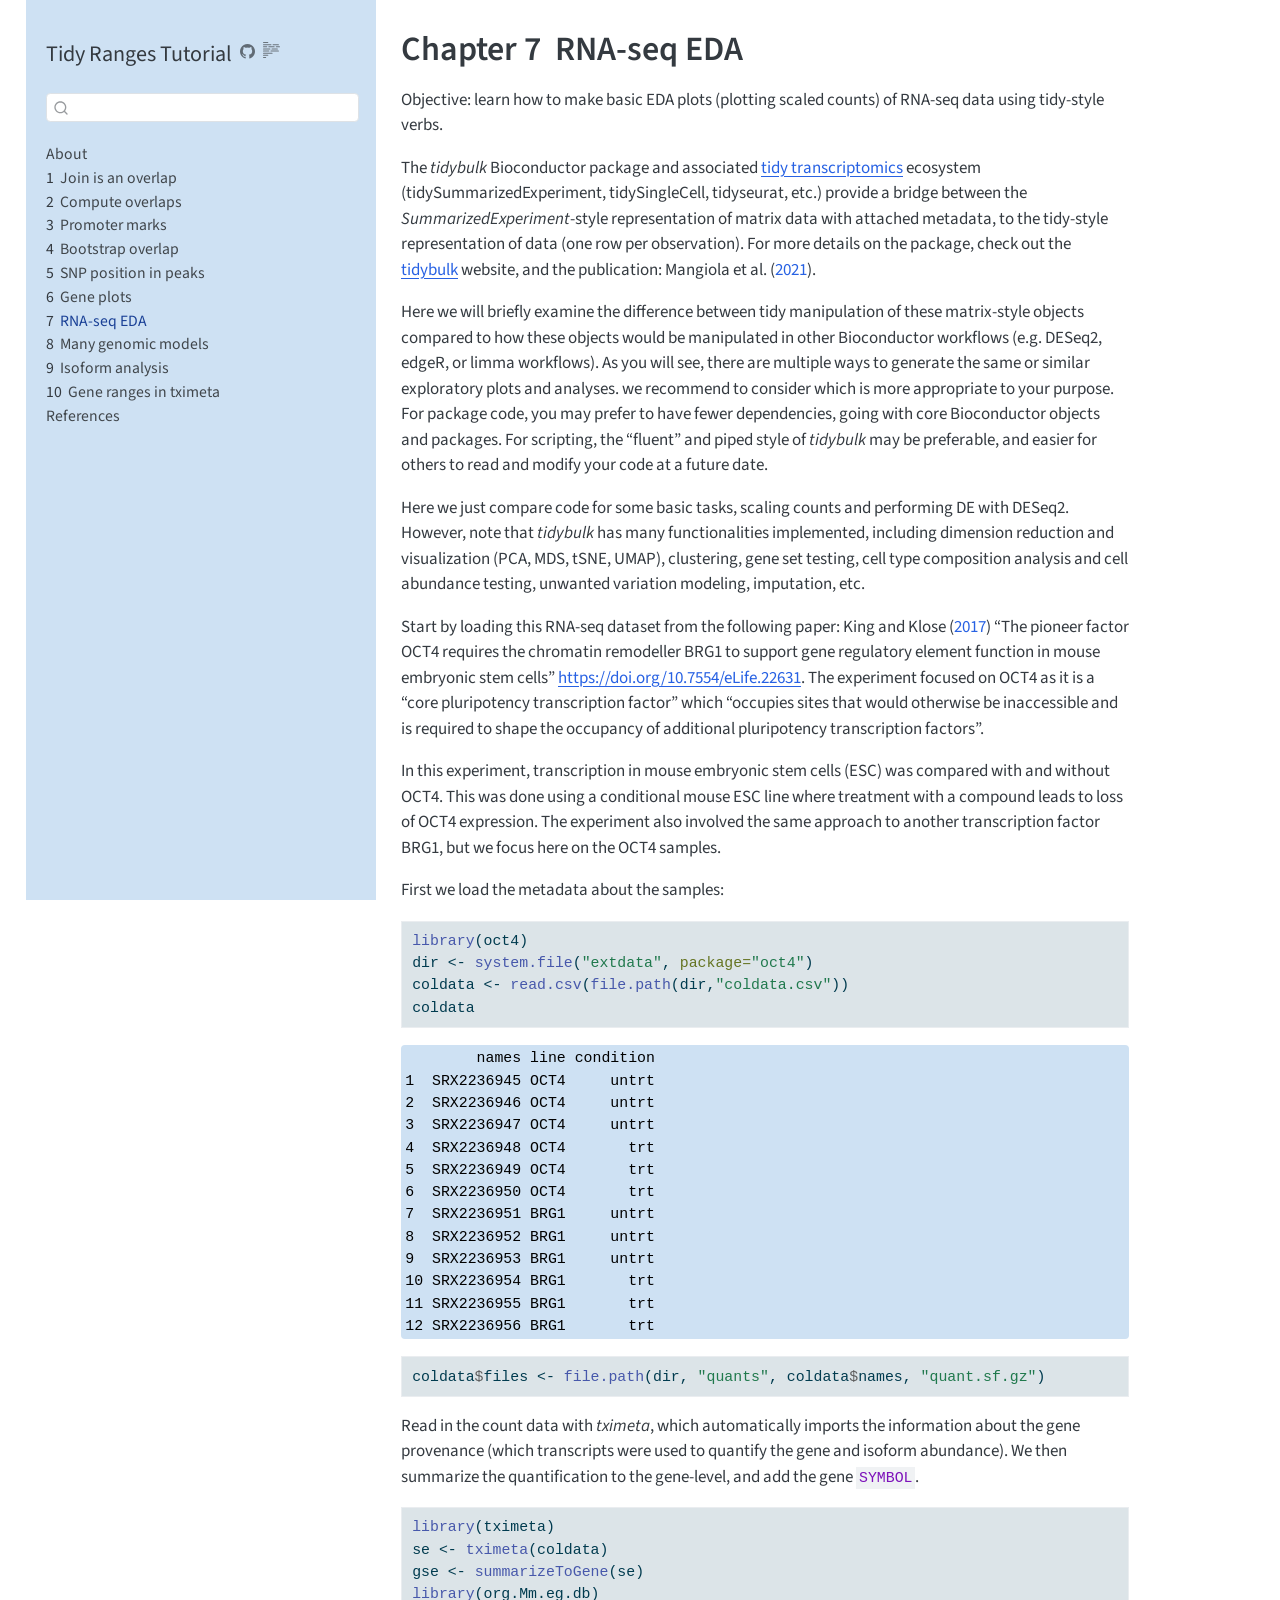
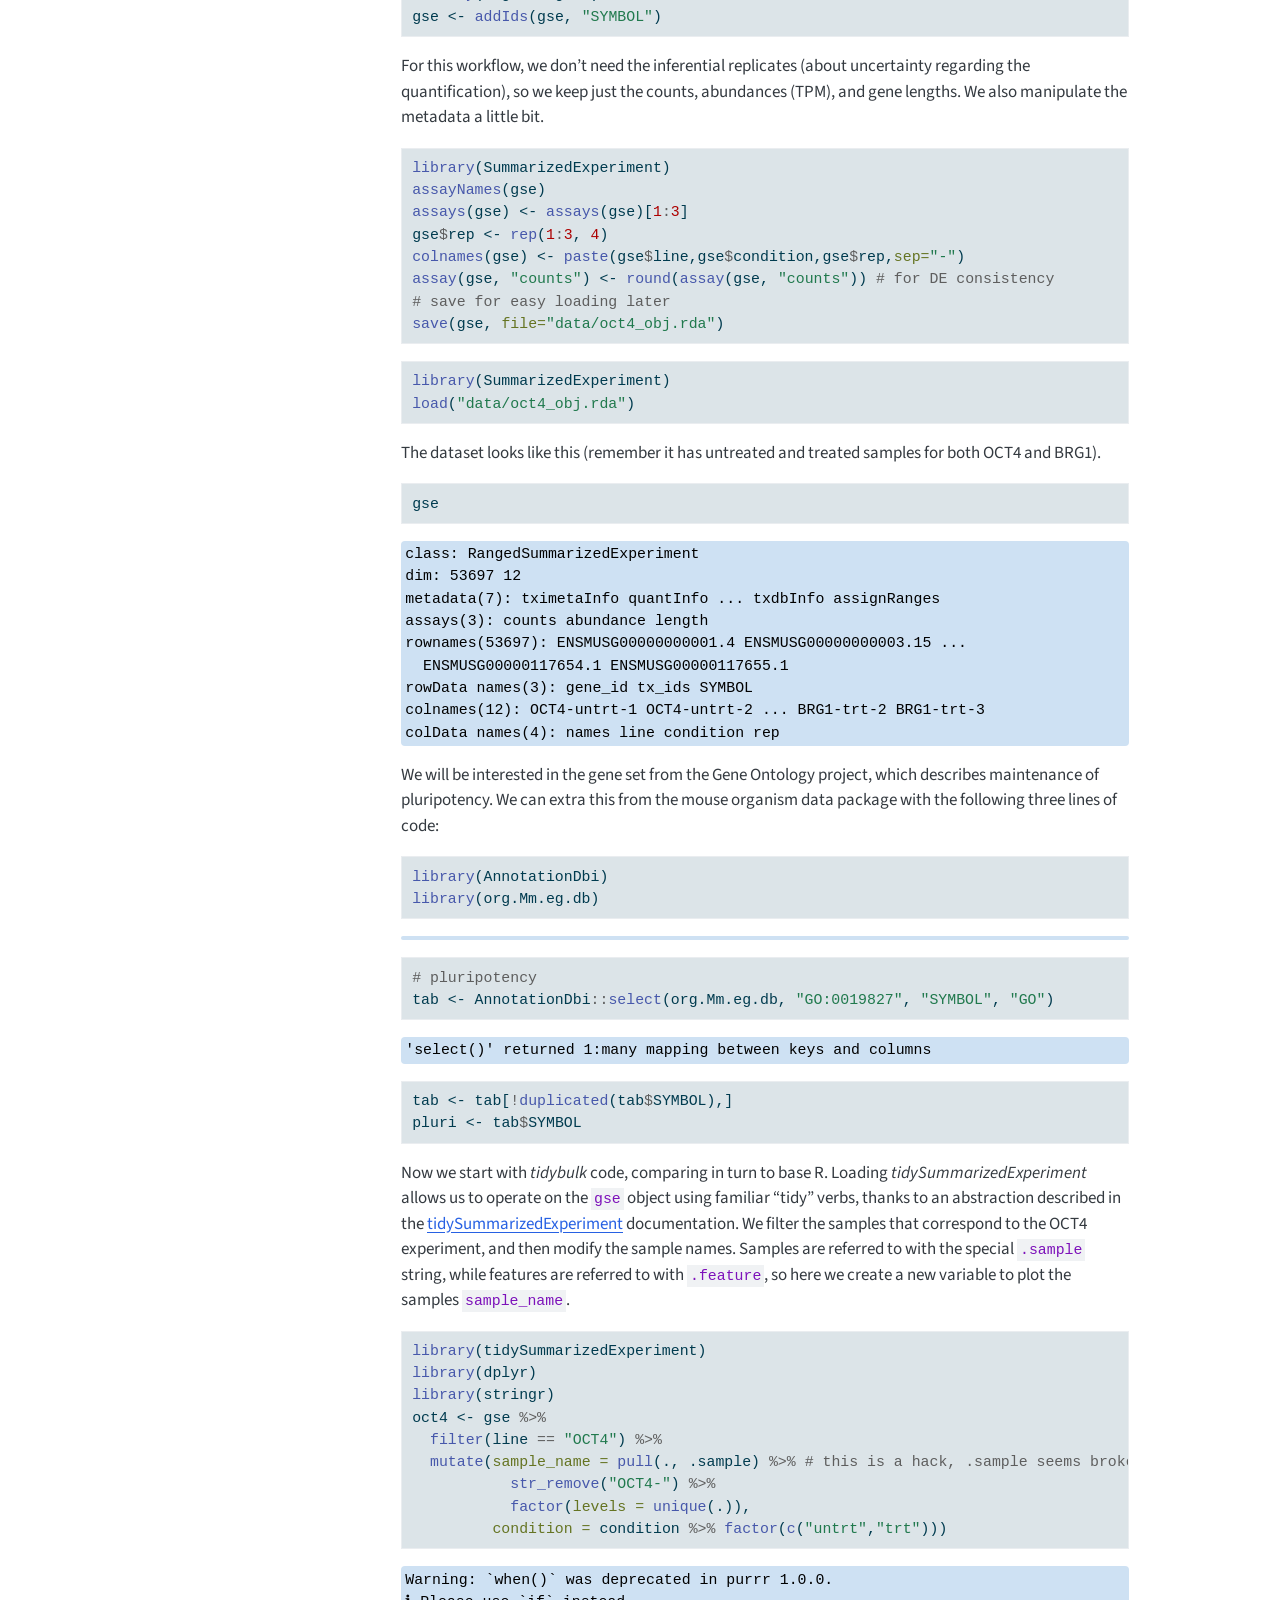
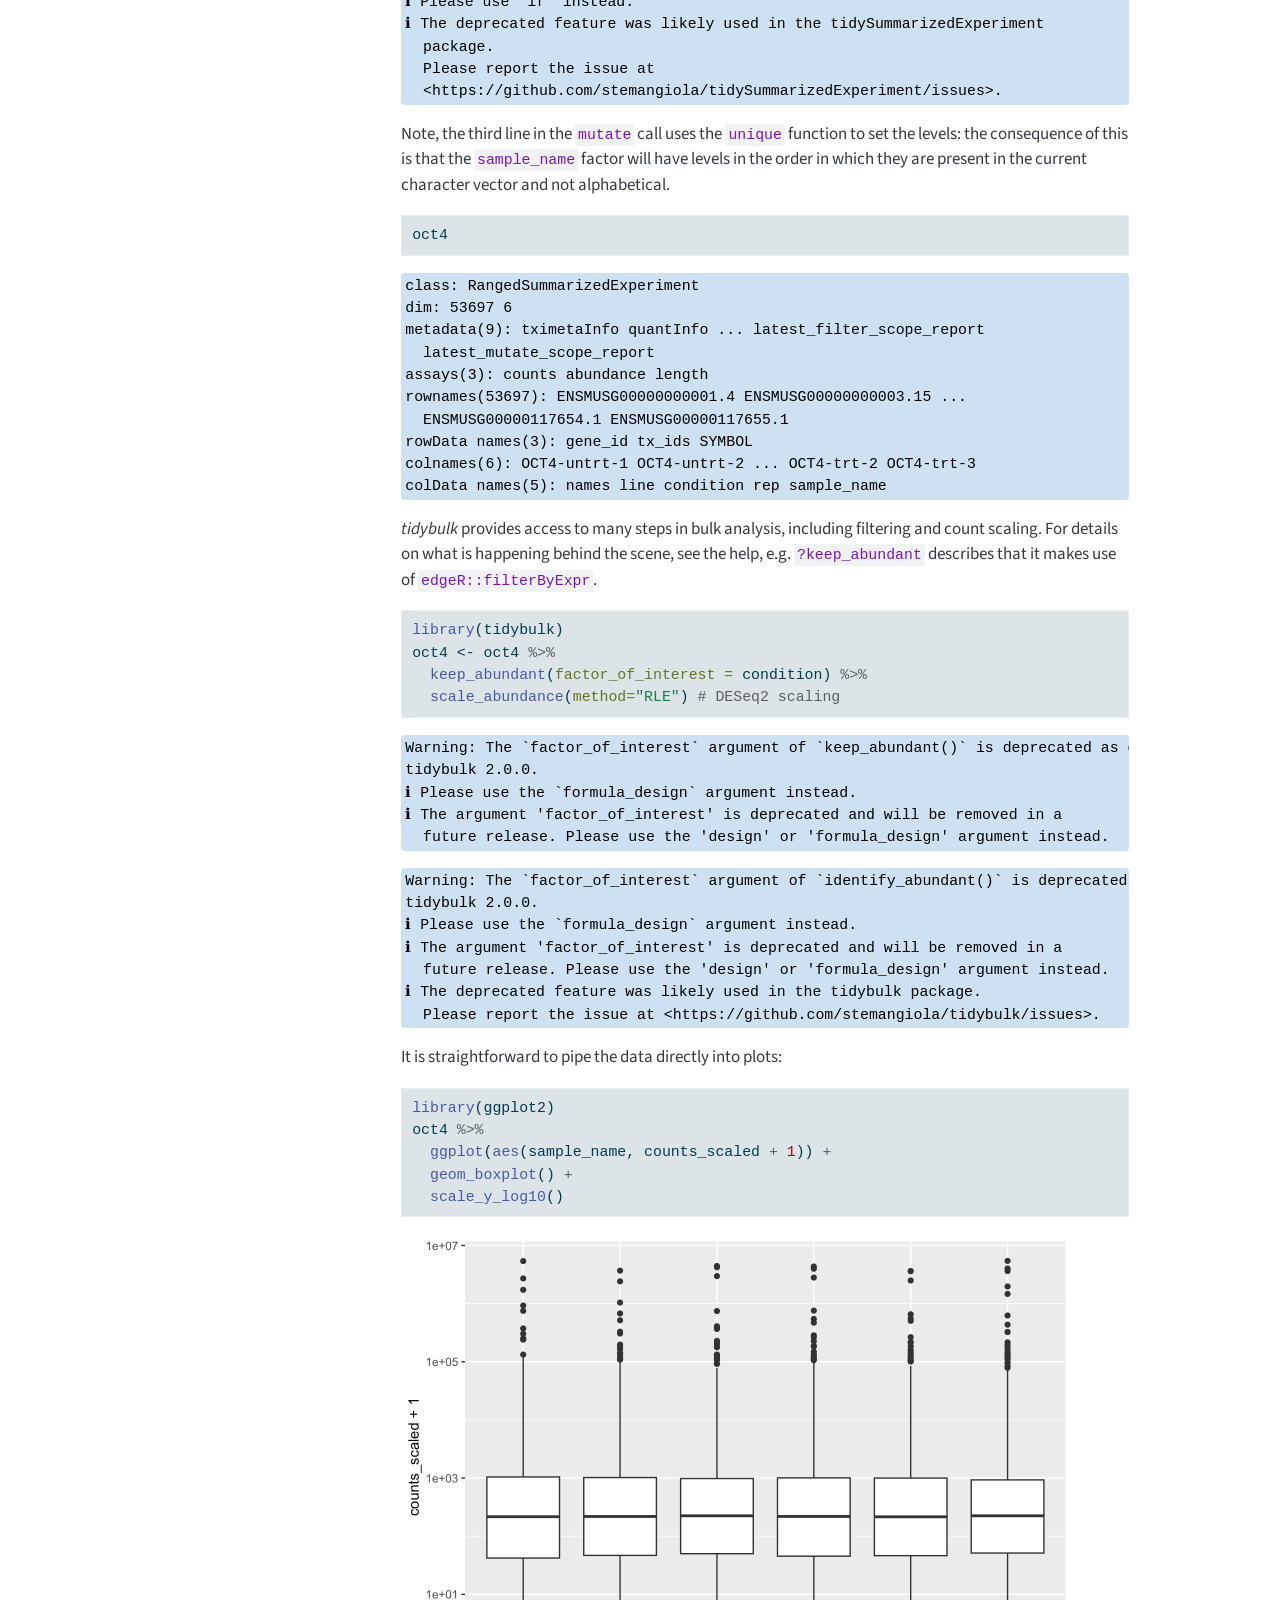
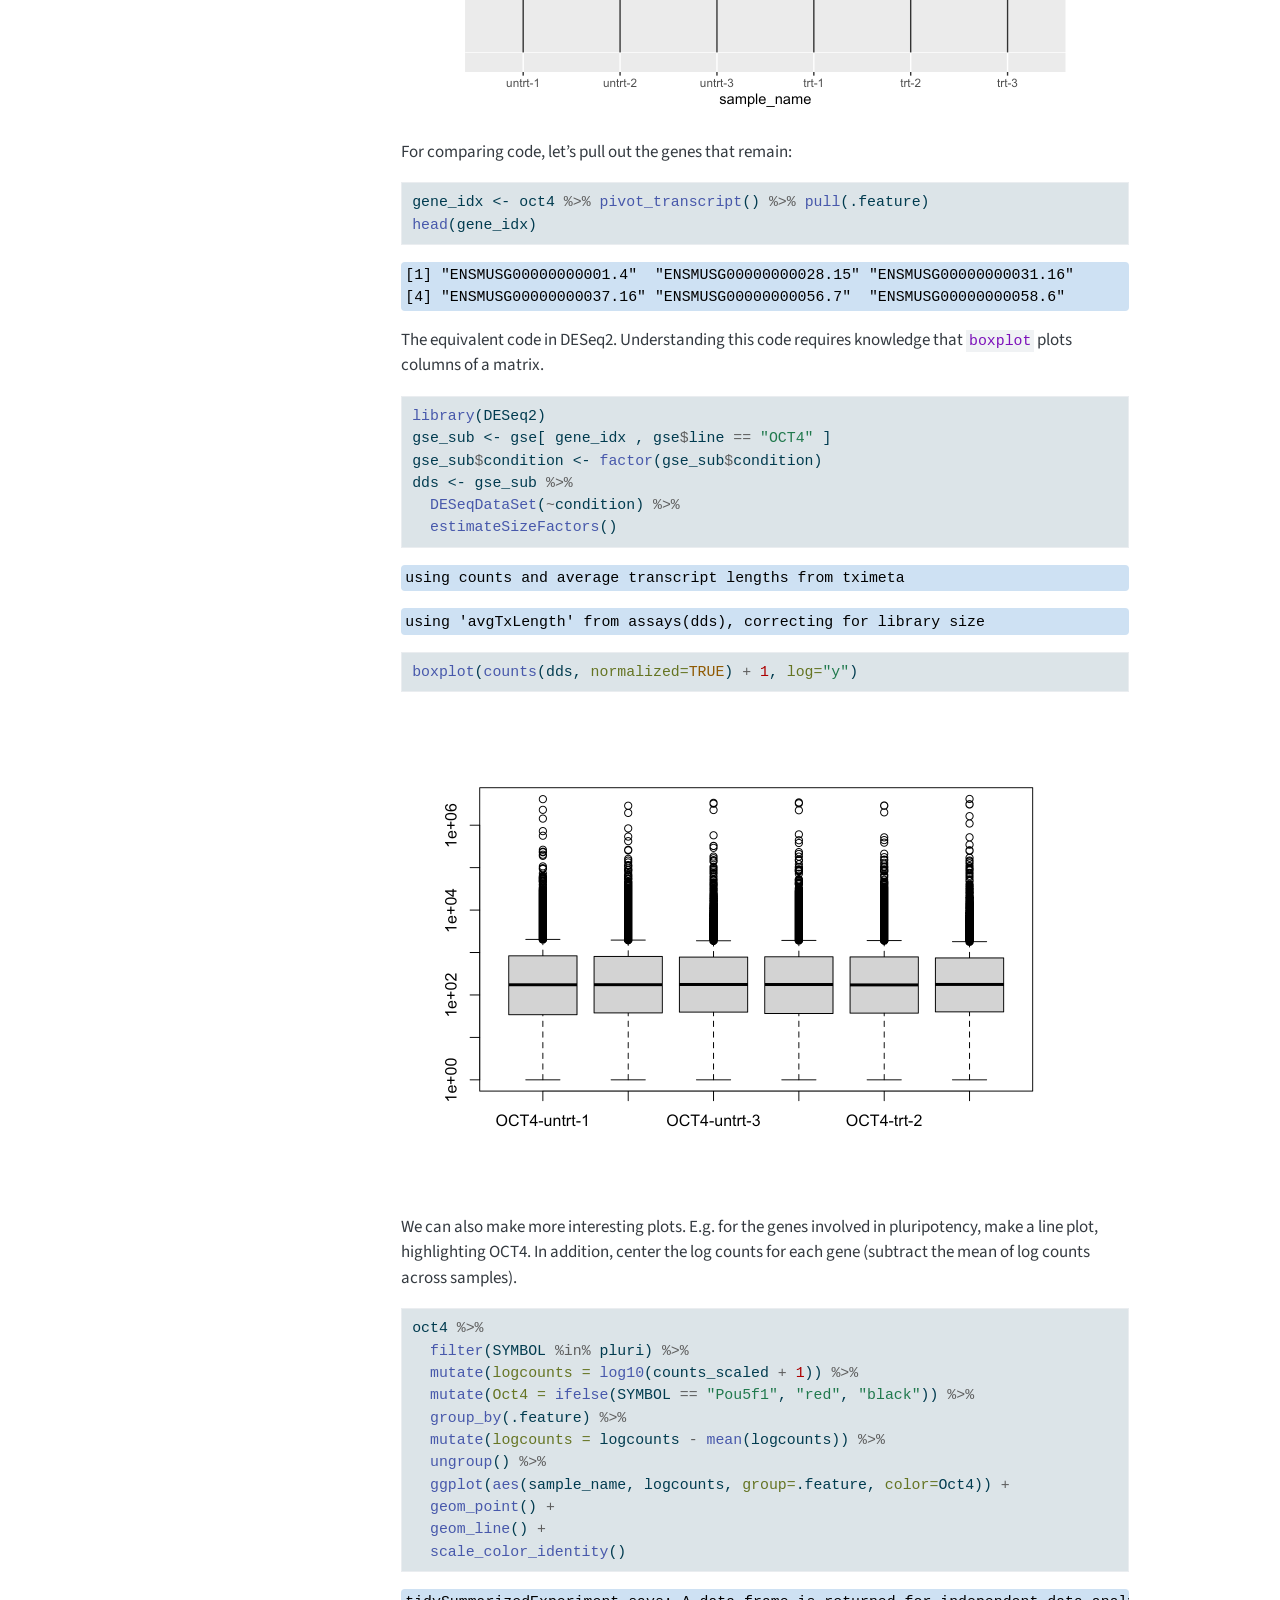
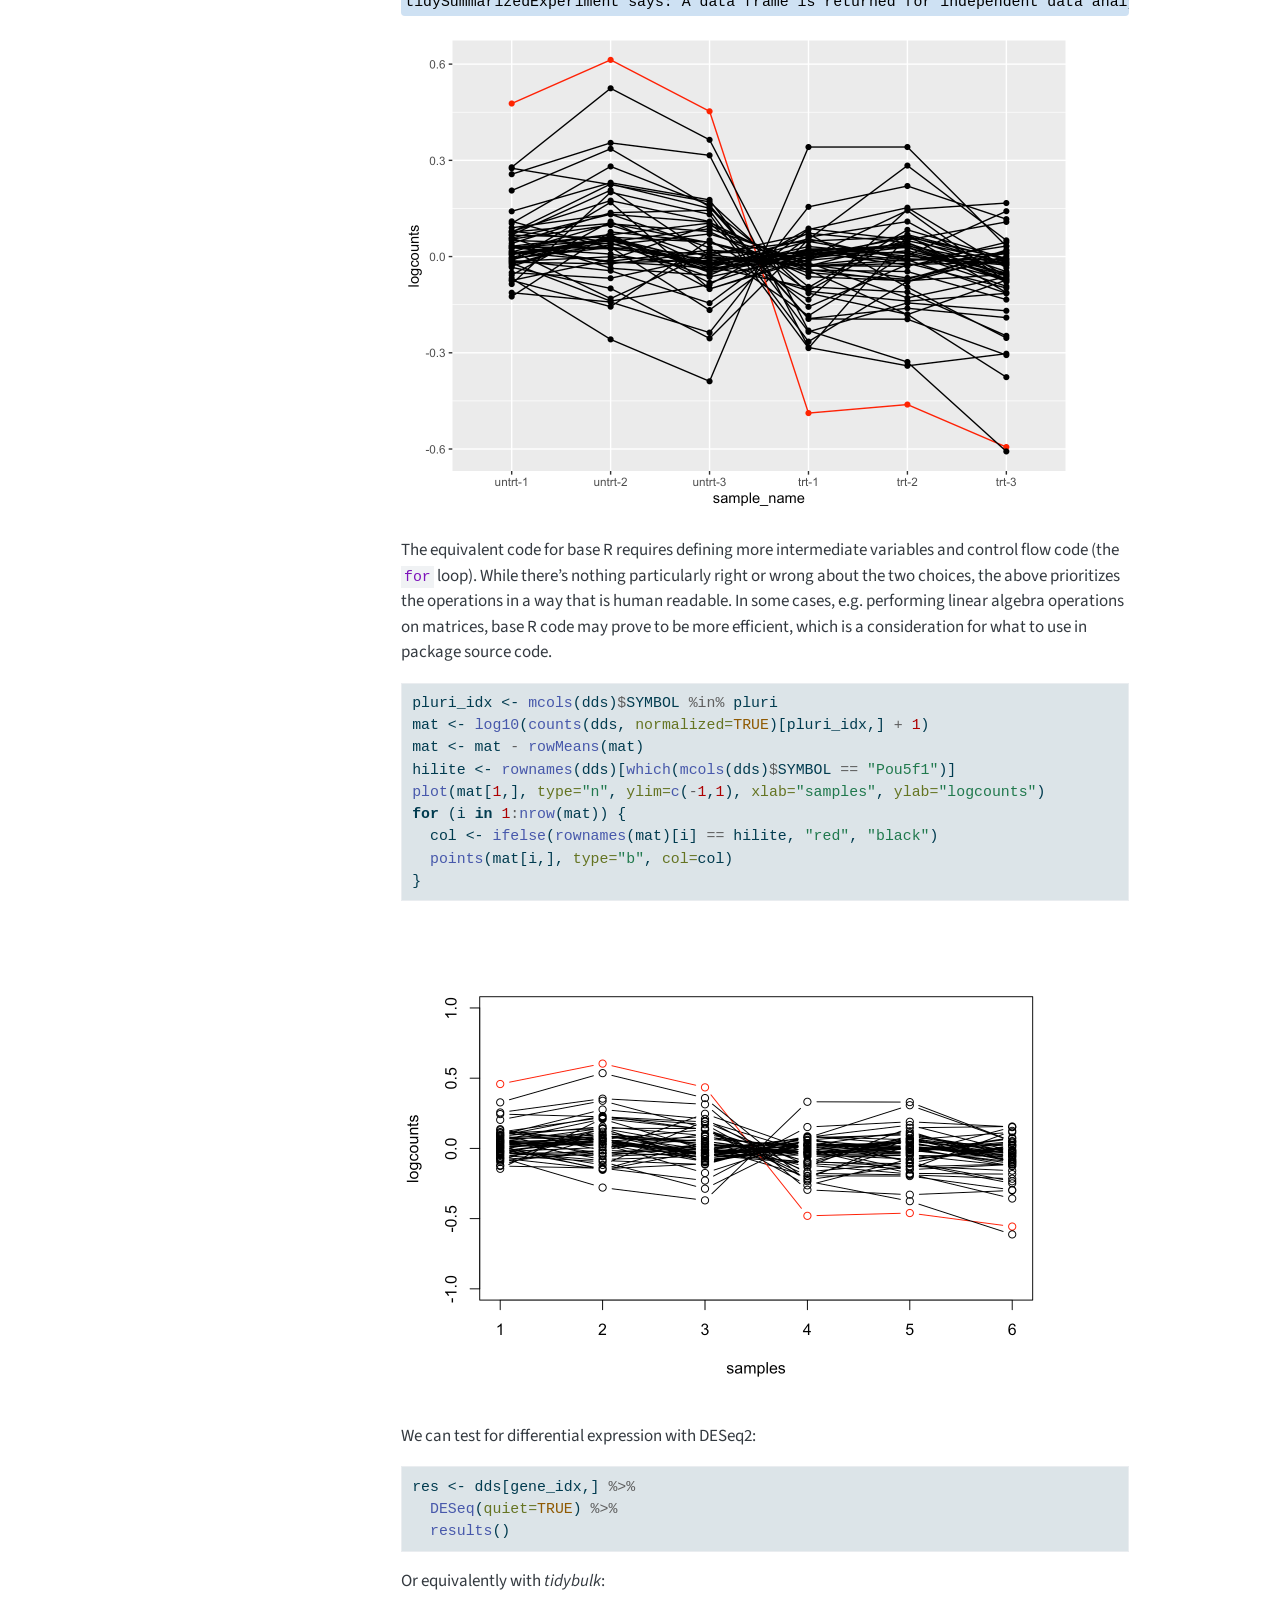
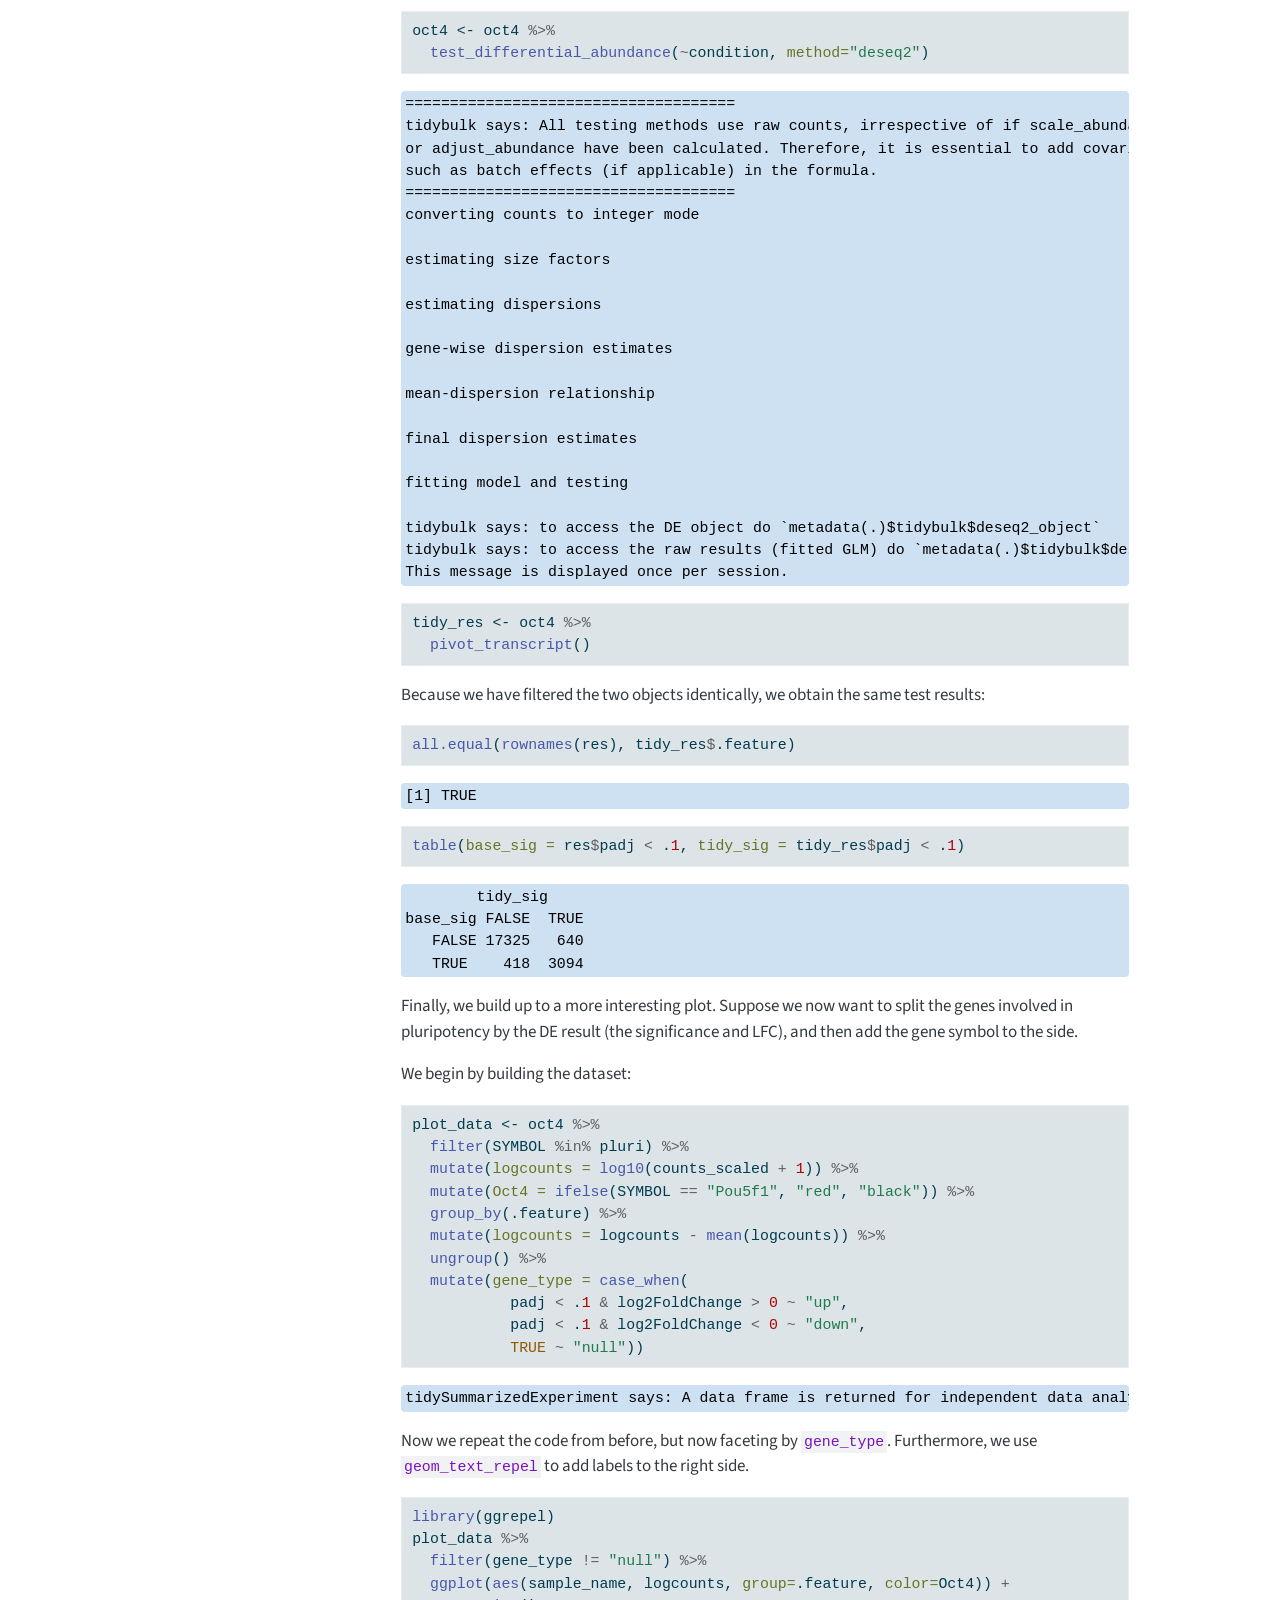
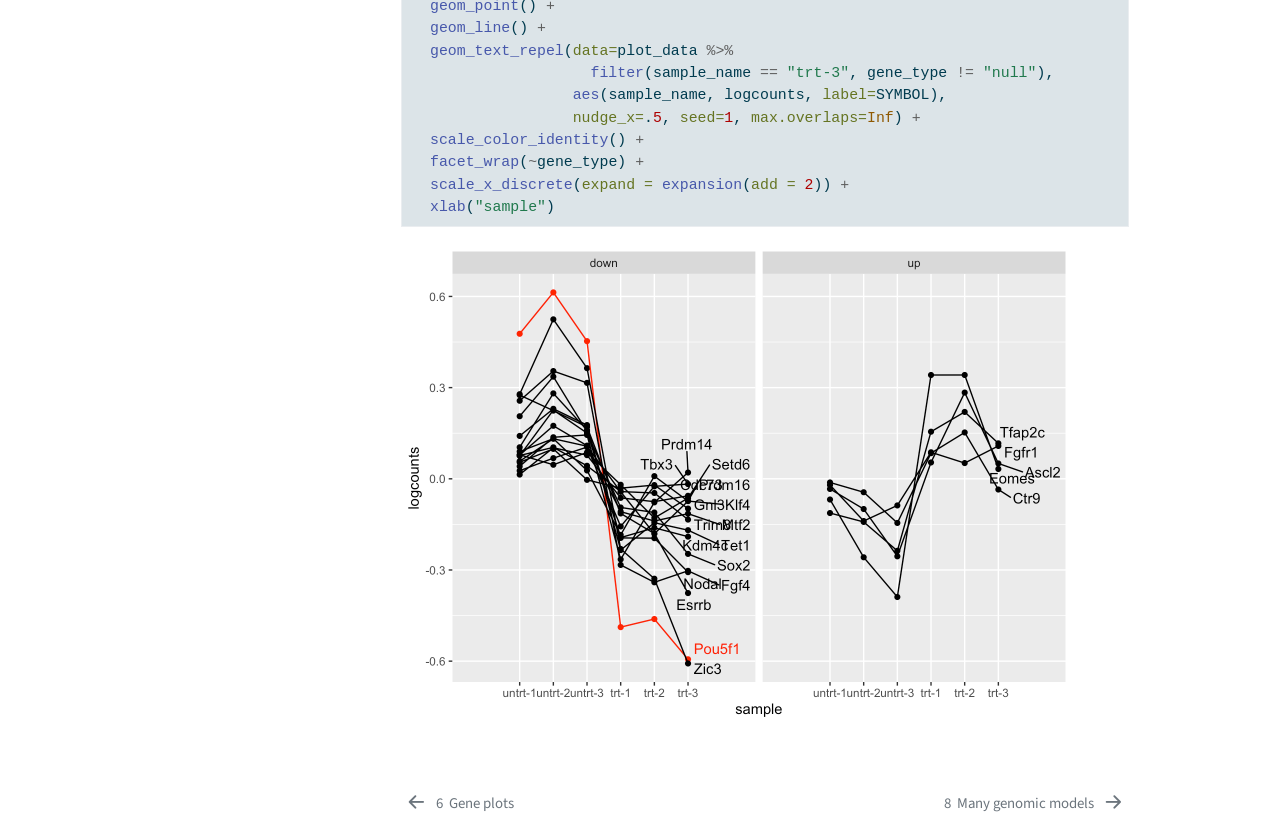
<file: rna-seq-eda.html>
<!DOCTYPE html>
<html xmlns="http://www.w3.org/1999/xhtml" lang="en" xml:lang="en"><head>

<meta charset="utf-8">
<meta name="generator" content="quarto-1.8.25">

<meta name="viewport" content="width=device-width, initial-scale=1.0, user-scalable=yes">

<meta name="description" content="Basic examples of computing operations on genomic ranges using the tidy data philosophy.">

<title>7&nbsp; RNA-seq EDA – Tidy Ranges Tutorial</title>
<style>
code{white-space: pre-wrap;}
span.smallcaps{font-variant: small-caps;}
div.columns{display: flex; gap: min(4vw, 1.5em);}
div.column{flex: auto; overflow-x: auto;}
div.hanging-indent{margin-left: 1.5em; text-indent: -1.5em;}
ul.task-list{list-style: none;}
ul.task-list li input[type="checkbox"] {
  width: 0.8em;
  margin: 0 0.8em 0.2em -1em; /* quarto-specific, see https://github.com/quarto-dev/quarto-cli/issues/4556 */ 
  vertical-align: middle;
}
/* CSS for syntax highlighting */
html { -webkit-text-size-adjust: 100%; }
pre > code.sourceCode { white-space: pre; position: relative; }
pre > code.sourceCode > span { display: inline-block; line-height: 1.25; }
pre > code.sourceCode > span:empty { height: 1.2em; }
.sourceCode { overflow: visible; }
code.sourceCode > span { color: inherit; text-decoration: inherit; }
div.sourceCode { margin: 1em 0; }
pre.sourceCode { margin: 0; }
@media screen {
div.sourceCode { overflow: auto; }
}
@media print {
pre > code.sourceCode { white-space: pre-wrap; }
pre > code.sourceCode > span { text-indent: -5em; padding-left: 5em; }
}
pre.numberSource code
  { counter-reset: source-line 0; }
pre.numberSource code > span
  { position: relative; left: -4em; counter-increment: source-line; }
pre.numberSource code > span > a:first-child::before
  { content: counter(source-line);
    position: relative; left: -1em; text-align: right; vertical-align: baseline;
    border: none; display: inline-block;
    -webkit-touch-callout: none; -webkit-user-select: none;
    -khtml-user-select: none; -moz-user-select: none;
    -ms-user-select: none; user-select: none;
    padding: 0 4px; width: 4em;
  }
pre.numberSource { margin-left: 3em;  padding-left: 4px; }
div.sourceCode
  {   }
@media screen {
pre > code.sourceCode > span > a:first-child::before { text-decoration: underline; }
}
/* CSS for citations */
div.csl-bib-body { }
div.csl-entry {
  clear: both;
  margin-bottom: 0em;
}
.hanging-indent div.csl-entry {
  margin-left:2em;
  text-indent:-2em;
}
div.csl-left-margin {
  min-width:2em;
  float:left;
}
div.csl-right-inline {
  margin-left:2em;
  padding-left:1em;
}
div.csl-indent {
  margin-left: 2em;
}</style>


<script src="site_libs/quarto-nav/quarto-nav.js"></script>
<script src="site_libs/quarto-nav/headroom.min.js"></script>
<script src="site_libs/clipboard/clipboard.min.js"></script>
<script src="site_libs/quarto-search/autocomplete.umd.js"></script>
<script src="site_libs/quarto-search/fuse.min.js"></script>
<script src="site_libs/quarto-search/quarto-search.js"></script>
<meta name="quarto:offset" content="./">
<link href="./many-genomic-models.html" rel="next">
<link href="./gene-plots.html" rel="prev">
<script src="site_libs/quarto-html/quarto.js" type="module"></script>
<script src="site_libs/quarto-html/tabsets/tabsets.js" type="module"></script>
<script src="site_libs/quarto-html/axe/axe-check.js" type="module"></script>
<script src="site_libs/quarto-html/popper.min.js"></script>
<script src="site_libs/quarto-html/tippy.umd.min.js"></script>
<script src="site_libs/quarto-html/anchor.min.js"></script>
<link href="site_libs/quarto-html/tippy.css" rel="stylesheet">
<link href="site_libs/quarto-html/quarto-syntax-highlighting-7b89279ff1a6dce999919e0e67d4d9ec.css" rel="stylesheet" id="quarto-text-highlighting-styles">
<script src="site_libs/bootstrap/bootstrap.min.js"></script>
<link href="site_libs/bootstrap/bootstrap-icons.css" rel="stylesheet">
<link href="site_libs/bootstrap/bootstrap-c6f9d354b36357777b2939029902c182.min.css" rel="stylesheet" append-hash="true" id="quarto-bootstrap" data-mode="light">
<script id="quarto-search-options" type="application/json">{
  "location": "sidebar",
  "copy-button": false,
  "collapse-after": 3,
  "panel-placement": "start",
  "type": "textbox",
  "limit": 50,
  "keyboard-shortcut": [
    "f",
    "/",
    "s"
  ],
  "show-item-context": false,
  "language": {
    "search-no-results-text": "No results",
    "search-matching-documents-text": "matching documents",
    "search-copy-link-title": "Copy link to search",
    "search-hide-matches-text": "Hide additional matches",
    "search-more-match-text": "more match in this document",
    "search-more-matches-text": "more matches in this document",
    "search-clear-button-title": "Clear",
    "search-text-placeholder": "",
    "search-detached-cancel-button-title": "Cancel",
    "search-submit-button-title": "Submit",
    "search-label": "Search"
  }
}</script>


<link rel="stylesheet" href="toc.css">
</head>

<body class="nav-sidebar floating quarto-light">

<div id="quarto-search-results"></div>
  <header id="quarto-header" class="headroom fixed-top">
  <nav class="quarto-secondary-nav">
    <div class="container-fluid d-flex">
      <button type="button" class="quarto-btn-toggle btn" data-bs-toggle="collapse" role="button" data-bs-target=".quarto-sidebar-collapse-item" aria-controls="quarto-sidebar" aria-expanded="false" aria-label="Toggle sidebar navigation" onclick="if (window.quartoToggleHeadroom) { window.quartoToggleHeadroom(); }">
        <i class="bi bi-layout-text-sidebar-reverse"></i>
      </button>
        <nav class="quarto-page-breadcrumbs" aria-label="breadcrumb"><ol class="breadcrumb"><li class="breadcrumb-item"><a href="./rna-seq-eda.html"><span class="chapter-number">7</span>&nbsp; <span class="chapter-title">RNA-seq EDA</span></a></li></ol></nav>
        <a class="flex-grow-1" role="navigation" data-bs-toggle="collapse" data-bs-target=".quarto-sidebar-collapse-item" aria-controls="quarto-sidebar" aria-expanded="false" aria-label="Toggle sidebar navigation" onclick="if (window.quartoToggleHeadroom) { window.quartoToggleHeadroom(); }">      
        </a>
      <button type="button" class="btn quarto-search-button" aria-label="Search" onclick="window.quartoOpenSearch();">
        <i class="bi bi-search"></i>
      </button>
    </div>
  </nav>
</header>
<!-- content -->
<div id="quarto-content" class="quarto-container page-columns page-rows-contents page-layout-article">
<!-- sidebar -->
  <nav id="quarto-sidebar" class="sidebar collapse collapse-horizontal quarto-sidebar-collapse-item sidebar-navigation floating overflow-auto">
    <div class="pt-lg-2 mt-2 text-left sidebar-header sidebar-header-stacked">
      <a href="./index.html" class="sidebar-logo-link">
      </a>
    <div class="sidebar-title mb-0 py-0">
      <a href="./">Tidy Ranges Tutorial</a> 
        <div class="sidebar-tools-main">
    <a href="https://github.com/tidybiology/tidy-ranges-tutorial" title="Source Code" class="quarto-navigation-tool px-1" aria-label="Source Code"><i class="bi bi-github"></i></a>
  <a href="" class="quarto-reader-toggle quarto-navigation-tool px-1" onclick="window.quartoToggleReader(); return false;" title="Toggle reader mode">
  <div class="quarto-reader-toggle-btn">
  <i class="bi"></i>
  </div>
</a>
</div>
    </div>
      </div>
        <div class="mt-2 flex-shrink-0 align-items-center">
        <div class="sidebar-search">
        <div id="quarto-search" class="" title="Search"></div>
        </div>
        </div>
    <div class="sidebar-menu-container"> 
    <ul class="list-unstyled mt-1">
        <li class="sidebar-item">
  <div class="sidebar-item-container"> 
  <a href="./index.html" class="sidebar-item-text sidebar-link">
 <span class="menu-text">About</span></a>
  </div>
</li>
        <li class="sidebar-item">
  <div class="sidebar-item-container"> 
  <a href="./join-is-an-overlap.html" class="sidebar-item-text sidebar-link">
 <span class="menu-text"><span class="chapter-number">1</span>&nbsp; <span class="chapter-title">Join is an overlap</span></span></a>
  </div>
</li>
        <li class="sidebar-item">
  <div class="sidebar-item-container"> 
  <a href="./compute-overlaps.html" class="sidebar-item-text sidebar-link">
 <span class="menu-text"><span class="chapter-number">2</span>&nbsp; <span class="chapter-title">Compute overlaps</span></span></a>
  </div>
</li>
        <li class="sidebar-item">
  <div class="sidebar-item-container"> 
  <a href="./promoter-marks.html" class="sidebar-item-text sidebar-link">
 <span class="menu-text"><span class="chapter-number">3</span>&nbsp; <span class="chapter-title">Promoter marks</span></span></a>
  </div>
</li>
        <li class="sidebar-item">
  <div class="sidebar-item-container"> 
  <a href="./bootstrap-overlap.html" class="sidebar-item-text sidebar-link">
 <span class="menu-text"><span class="chapter-number">4</span>&nbsp; <span class="chapter-title">Bootstrap overlap</span></span></a>
  </div>
</li>
        <li class="sidebar-item">
  <div class="sidebar-item-container"> 
  <a href="./snp-position-in-peaks.html" class="sidebar-item-text sidebar-link">
 <span class="menu-text"><span class="chapter-number">5</span>&nbsp; <span class="chapter-title">SNP position in peaks</span></span></a>
  </div>
</li>
        <li class="sidebar-item">
  <div class="sidebar-item-container"> 
  <a href="./gene-plots.html" class="sidebar-item-text sidebar-link">
 <span class="menu-text"><span class="chapter-number">6</span>&nbsp; <span class="chapter-title">Gene plots</span></span></a>
  </div>
</li>
        <li class="sidebar-item">
  <div class="sidebar-item-container"> 
  <a href="./rna-seq-eda.html" class="sidebar-item-text sidebar-link active">
 <span class="menu-text"><span class="chapter-number">7</span>&nbsp; <span class="chapter-title">RNA-seq EDA</span></span></a>
  </div>
</li>
        <li class="sidebar-item">
  <div class="sidebar-item-container"> 
  <a href="./many-genomic-models.html" class="sidebar-item-text sidebar-link">
 <span class="menu-text"><span class="chapter-number">8</span>&nbsp; <span class="chapter-title">Many genomic models</span></span></a>
  </div>
</li>
        <li class="sidebar-item">
  <div class="sidebar-item-container"> 
  <a href="./isoform-analysis.html" class="sidebar-item-text sidebar-link">
 <span class="menu-text"><span class="chapter-number">9</span>&nbsp; <span class="chapter-title">Isoform analysis</span></span></a>
  </div>
</li>
        <li class="sidebar-item">
  <div class="sidebar-item-container"> 
  <a href="./tximeta-gene-range.html" class="sidebar-item-text sidebar-link">
 <span class="menu-text"><span class="chapter-number">10</span>&nbsp; <span class="chapter-title">Gene ranges in tximeta</span></span></a>
  </div>
</li>
        <li class="sidebar-item">
  <div class="sidebar-item-container"> 
  <a href="./references.html" class="sidebar-item-text sidebar-link">
 <span class="menu-text">References</span></a>
  </div>
</li>
    </ul>
    </div>
</nav>
<div id="quarto-sidebar-glass" class="quarto-sidebar-collapse-item" data-bs-toggle="collapse" data-bs-target=".quarto-sidebar-collapse-item"></div>
<!-- margin-sidebar -->
    <div id="quarto-margin-sidebar" class="sidebar margin-sidebar zindex-bottom">
        
    </div>
<!-- main -->
<main class="content" id="quarto-document-content">

<header id="title-block-header" class="quarto-title-block default">
<div class="quarto-title">
<h1 class="title"><span class="chapter-number">7</span>&nbsp; <span class="chapter-title">RNA-seq EDA</span></h1>
</div>



<div class="quarto-title-meta">

    
  
    
  </div>
  


</header>


<p>Objective: learn how to make basic EDA plots (plotting scaled counts) of RNA-seq data using tidy-style verbs.</p>
<p>The <em>tidybulk</em> Bioconductor package and associated <a href="https://stemangiola.github.io/tidytranscriptomics/post/tidy-transcriptomics-manifesto/">tidy transcriptomics</a> ecosystem (tidySummarizedExperiment, tidySingleCell, tidyseurat, etc.) provide a bridge between the <em>SummarizedExperiment</em>-style representation of matrix data with attached metadata, to the tidy-style representation of data (one row per observation). For more details on the package, check out the <a href="https://stemangiola.github.io/tidybulk/">tidybulk</a> website, and the publication: <span class="citation" data-cites="tidybulk">Mangiola et al. (<a href="references.html#ref-tidybulk" role="doc-biblioref">2021</a>)</span>.</p>
<p>Here we will briefly examine the difference between tidy manipulation of these matrix-style objects compared to how these objects would be manipulated in other Bioconductor workflows (e.g.&nbsp;DESeq2, edgeR, or limma workflows). As you will see, there are multiple ways to generate the same or similar exploratory plots and analyses. we recommend to consider which is more appropriate to your purpose. For package code, you may prefer to have fewer dependencies, going with core Bioconductor objects and packages. For scripting, the “fluent” and piped style of <em>tidybulk</em> may be preferable, and easier for others to read and modify your code at a future date.</p>
<p>Here we just compare code for some basic tasks, scaling counts and performing DE with DESeq2. However, note that <em>tidybulk</em> has many functionalities implemented, including dimension reduction and visualization (PCA, MDS, tSNE, UMAP), clustering, gene set testing, cell type composition analysis and cell abundance testing, unwanted variation modeling, imputation, etc.</p>
<p>Start by loading this RNA-seq dataset from the following paper: <span class="citation" data-cites="king_klose">King and Klose (<a href="references.html#ref-king_klose" role="doc-biblioref">2017</a>)</span> “The pioneer factor OCT4 requires the chromatin remodeller BRG1 to support gene regulatory element function in mouse embryonic stem cells” <a href="https://doi.org/10.7554/eLife.22631" class="uri">https://doi.org/10.7554/eLife.22631</a>. The experiment focused on OCT4 as it is a “core pluripotency transcription factor” which “occupies sites that would otherwise be inaccessible and is required to shape the occupancy of additional pluripotency transcription factors”.</p>
<p>In this experiment, transcription in mouse embryonic stem cells (ESC) was compared with and without OCT4. This was done using a conditional mouse ESC line where treatment with a compound leads to loss of OCT4 expression. The experiment also involved the same approach to another transcription factor BRG1, but we focus here on the OCT4 samples.</p>
<p>First we load the metadata about the samples:</p>
<div class="cell">
<div class="code-copy-outer-scaffold"><div class="sourceCode cell-code" id="cb1"><pre class="sourceCode r code-with-copy"><code class="sourceCode r"><span id="cb1-1"><a href="#cb1-1" aria-hidden="true" tabindex="-1"></a><span class="fu">library</span>(oct4)</span>
<span id="cb1-2"><a href="#cb1-2" aria-hidden="true" tabindex="-1"></a>dir <span class="ot">&lt;-</span> <span class="fu">system.file</span>(<span class="st">"extdata"</span>, <span class="at">package=</span><span class="st">"oct4"</span>)</span>
<span id="cb1-3"><a href="#cb1-3" aria-hidden="true" tabindex="-1"></a>coldata <span class="ot">&lt;-</span> <span class="fu">read.csv</span>(<span class="fu">file.path</span>(dir,<span class="st">"coldata.csv"</span>))</span>
<span id="cb1-4"><a href="#cb1-4" aria-hidden="true" tabindex="-1"></a>coldata</span></code></pre></div><button title="Copy to Clipboard" class="code-copy-button"><i class="bi"></i></button></div>
<div class="cell-output cell-output-stdout">
<pre><code>        names line condition
1  SRX2236945 OCT4     untrt
2  SRX2236946 OCT4     untrt
3  SRX2236947 OCT4     untrt
4  SRX2236948 OCT4       trt
5  SRX2236949 OCT4       trt
6  SRX2236950 OCT4       trt
7  SRX2236951 BRG1     untrt
8  SRX2236952 BRG1     untrt
9  SRX2236953 BRG1     untrt
10 SRX2236954 BRG1       trt
11 SRX2236955 BRG1       trt
12 SRX2236956 BRG1       trt</code></pre>
</div>
<div class="code-copy-outer-scaffold"><div class="sourceCode cell-code" id="cb3"><pre class="sourceCode r code-with-copy"><code class="sourceCode r"><span id="cb3-1"><a href="#cb3-1" aria-hidden="true" tabindex="-1"></a>coldata<span class="sc">$</span>files <span class="ot">&lt;-</span> <span class="fu">file.path</span>(dir, <span class="st">"quants"</span>, coldata<span class="sc">$</span>names, <span class="st">"quant.sf.gz"</span>)</span></code></pre></div><button title="Copy to Clipboard" class="code-copy-button"><i class="bi"></i></button></div>
</div>
<p>Read in the count data with <em>tximeta</em>, which automatically imports the information about the gene provenance (which transcripts were used to quantify the gene and isoform abundance). We then summarize the quantification to the gene-level, and add the gene <code>SYMBOL</code>.</p>
<div class="cell">
<div class="code-copy-outer-scaffold"><div class="sourceCode cell-code" id="cb4"><pre class="sourceCode r code-with-copy"><code class="sourceCode r"><span id="cb4-1"><a href="#cb4-1" aria-hidden="true" tabindex="-1"></a><span class="fu">library</span>(tximeta)</span>
<span id="cb4-2"><a href="#cb4-2" aria-hidden="true" tabindex="-1"></a>se <span class="ot">&lt;-</span> <span class="fu">tximeta</span>(coldata)</span>
<span id="cb4-3"><a href="#cb4-3" aria-hidden="true" tabindex="-1"></a>gse <span class="ot">&lt;-</span> <span class="fu">summarizeToGene</span>(se)</span>
<span id="cb4-4"><a href="#cb4-4" aria-hidden="true" tabindex="-1"></a><span class="fu">library</span>(org.Mm.eg.db)</span>
<span id="cb4-5"><a href="#cb4-5" aria-hidden="true" tabindex="-1"></a>gse <span class="ot">&lt;-</span> <span class="fu">addIds</span>(gse, <span class="st">"SYMBOL"</span>)</span></code></pre></div><button title="Copy to Clipboard" class="code-copy-button"><i class="bi"></i></button></div>
</div>
<p>For this workflow, we don’t need the inferential replicates (about uncertainty regarding the quantification), so we keep just the counts, abundances (TPM), and gene lengths. We also manipulate the metadata a little bit.</p>
<div class="cell">
<div class="code-copy-outer-scaffold"><div class="sourceCode cell-code" id="cb5"><pre class="sourceCode r code-with-copy"><code class="sourceCode r"><span id="cb5-1"><a href="#cb5-1" aria-hidden="true" tabindex="-1"></a><span class="fu">library</span>(SummarizedExperiment)</span>
<span id="cb5-2"><a href="#cb5-2" aria-hidden="true" tabindex="-1"></a><span class="fu">assayNames</span>(gse)</span>
<span id="cb5-3"><a href="#cb5-3" aria-hidden="true" tabindex="-1"></a><span class="fu">assays</span>(gse) <span class="ot">&lt;-</span> <span class="fu">assays</span>(gse)[<span class="dv">1</span><span class="sc">:</span><span class="dv">3</span>]</span>
<span id="cb5-4"><a href="#cb5-4" aria-hidden="true" tabindex="-1"></a>gse<span class="sc">$</span>rep <span class="ot">&lt;-</span> <span class="fu">rep</span>(<span class="dv">1</span><span class="sc">:</span><span class="dv">3</span>, <span class="dv">4</span>)</span>
<span id="cb5-5"><a href="#cb5-5" aria-hidden="true" tabindex="-1"></a><span class="fu">colnames</span>(gse) <span class="ot">&lt;-</span> <span class="fu">paste</span>(gse<span class="sc">$</span>line,gse<span class="sc">$</span>condition,gse<span class="sc">$</span>rep,<span class="at">sep=</span><span class="st">"-"</span>)</span>
<span id="cb5-6"><a href="#cb5-6" aria-hidden="true" tabindex="-1"></a><span class="fu">assay</span>(gse, <span class="st">"counts"</span>) <span class="ot">&lt;-</span> <span class="fu">round</span>(<span class="fu">assay</span>(gse, <span class="st">"counts"</span>)) <span class="co"># for DE consistency</span></span>
<span id="cb5-7"><a href="#cb5-7" aria-hidden="true" tabindex="-1"></a><span class="co"># save for easy loading later</span></span>
<span id="cb5-8"><a href="#cb5-8" aria-hidden="true" tabindex="-1"></a><span class="fu">save</span>(gse, <span class="at">file=</span><span class="st">"data/oct4_obj.rda"</span>)</span></code></pre></div><button title="Copy to Clipboard" class="code-copy-button"><i class="bi"></i></button></div>
</div>
<div class="cell">
<div class="code-copy-outer-scaffold"><div class="sourceCode cell-code" id="cb6"><pre class="sourceCode r code-with-copy"><code class="sourceCode r"><span id="cb6-1"><a href="#cb6-1" aria-hidden="true" tabindex="-1"></a><span class="fu">library</span>(SummarizedExperiment)</span>
<span id="cb6-2"><a href="#cb6-2" aria-hidden="true" tabindex="-1"></a><span class="fu">load</span>(<span class="st">"data/oct4_obj.rda"</span>)</span></code></pre></div><button title="Copy to Clipboard" class="code-copy-button"><i class="bi"></i></button></div>
</div>
<p>The dataset looks like this (remember it has untreated and treated samples for both OCT4 and BRG1).</p>
<div class="cell">
<div class="code-copy-outer-scaffold"><div class="sourceCode cell-code" id="cb7"><pre class="sourceCode r code-with-copy"><code class="sourceCode r"><span id="cb7-1"><a href="#cb7-1" aria-hidden="true" tabindex="-1"></a>gse</span></code></pre></div><button title="Copy to Clipboard" class="code-copy-button"><i class="bi"></i></button></div>
<div class="cell-output cell-output-stdout">
<pre><code>class: RangedSummarizedExperiment 
dim: 53697 12 
metadata(7): tximetaInfo quantInfo ... txdbInfo assignRanges
assays(3): counts abundance length
rownames(53697): ENSMUSG00000000001.4 ENSMUSG00000000003.15 ...
  ENSMUSG00000117654.1 ENSMUSG00000117655.1
rowData names(3): gene_id tx_ids SYMBOL
colnames(12): OCT4-untrt-1 OCT4-untrt-2 ... BRG1-trt-2 BRG1-trt-3
colData names(4): names line condition rep</code></pre>
</div>
</div>
<p>We will be interested in the gene set from the Gene Ontology project, which describes maintenance of pluripotency. We can extra this from the mouse organism data package with the following three lines of code:</p>
<div class="cell">
<div class="code-copy-outer-scaffold"><div class="sourceCode cell-code" id="cb9"><pre class="sourceCode r code-with-copy"><code class="sourceCode r"><span id="cb9-1"><a href="#cb9-1" aria-hidden="true" tabindex="-1"></a><span class="fu">library</span>(AnnotationDbi)</span>
<span id="cb9-2"><a href="#cb9-2" aria-hidden="true" tabindex="-1"></a><span class="fu">library</span>(org.Mm.eg.db)</span></code></pre></div><button title="Copy to Clipboard" class="code-copy-button"><i class="bi"></i></button></div>
<div class="cell-output cell-output-stderr">
<pre><code></code></pre>
</div>
<div class="code-copy-outer-scaffold"><div class="sourceCode cell-code" id="cb11"><pre class="sourceCode r code-with-copy"><code class="sourceCode r"><span id="cb11-1"><a href="#cb11-1" aria-hidden="true" tabindex="-1"></a><span class="co"># pluripotency</span></span>
<span id="cb11-2"><a href="#cb11-2" aria-hidden="true" tabindex="-1"></a>tab <span class="ot">&lt;-</span> AnnotationDbi<span class="sc">::</span><span class="fu">select</span>(org.Mm.eg.db, <span class="st">"GO:0019827"</span>, <span class="st">"SYMBOL"</span>, <span class="st">"GO"</span>)</span></code></pre></div><button title="Copy to Clipboard" class="code-copy-button"><i class="bi"></i></button></div>
<div class="cell-output cell-output-stderr">
<pre><code>'select()' returned 1:many mapping between keys and columns</code></pre>
</div>
<div class="code-copy-outer-scaffold"><div class="sourceCode cell-code" id="cb13"><pre class="sourceCode r code-with-copy"><code class="sourceCode r"><span id="cb13-1"><a href="#cb13-1" aria-hidden="true" tabindex="-1"></a>tab <span class="ot">&lt;-</span> tab[<span class="sc">!</span><span class="fu">duplicated</span>(tab<span class="sc">$</span>SYMBOL),]</span>
<span id="cb13-2"><a href="#cb13-2" aria-hidden="true" tabindex="-1"></a>pluri <span class="ot">&lt;-</span> tab<span class="sc">$</span>SYMBOL</span></code></pre></div><button title="Copy to Clipboard" class="code-copy-button"><i class="bi"></i></button></div>
</div>
<p>Now we start with <em>tidybulk</em> code, comparing in turn to base R. Loading <em>tidySummarizedExperiment</em> allows us to operate on the <code>gse</code> object using familiar “tidy” verbs, thanks to an abstraction described in the <a href="https://stemangiola.github.io/tidySummarizedExperiment/">tidySummarizedExperiment</a> documentation. We filter the samples that correspond to the OCT4 experiment, and then modify the sample names. Samples are referred to with the special <code>.sample</code> string, while features are referred to with <code>.feature</code>, so here we create a new variable to plot the samples <code>sample_name</code>.</p>
<div class="cell">
<div class="code-copy-outer-scaffold"><div class="sourceCode cell-code" id="cb14"><pre class="sourceCode r code-with-copy"><code class="sourceCode r"><span id="cb14-1"><a href="#cb14-1" aria-hidden="true" tabindex="-1"></a><span class="fu">library</span>(tidySummarizedExperiment)</span>
<span id="cb14-2"><a href="#cb14-2" aria-hidden="true" tabindex="-1"></a><span class="fu">library</span>(dplyr)</span>
<span id="cb14-3"><a href="#cb14-3" aria-hidden="true" tabindex="-1"></a><span class="fu">library</span>(stringr)</span>
<span id="cb14-4"><a href="#cb14-4" aria-hidden="true" tabindex="-1"></a>oct4 <span class="ot">&lt;-</span> gse <span class="sc">%&gt;%</span></span>
<span id="cb14-5"><a href="#cb14-5" aria-hidden="true" tabindex="-1"></a>  <span class="fu">filter</span>(line <span class="sc">==</span> <span class="st">"OCT4"</span>) <span class="sc">%&gt;%</span></span>
<span id="cb14-6"><a href="#cb14-6" aria-hidden="true" tabindex="-1"></a>  <span class="fu">mutate</span>(<span class="at">sample_name =</span> <span class="fu">pull</span>(., .sample) <span class="sc">%&gt;%</span> <span class="co"># this is a hack, .sample seems broken with mutate</span></span>
<span id="cb14-7"><a href="#cb14-7" aria-hidden="true" tabindex="-1"></a>           <span class="fu">str_remove</span>(<span class="st">"OCT4-"</span>) <span class="sc">%&gt;%</span></span>
<span id="cb14-8"><a href="#cb14-8" aria-hidden="true" tabindex="-1"></a>           <span class="fu">factor</span>(<span class="at">levels =</span> <span class="fu">unique</span>(.)),</span>
<span id="cb14-9"><a href="#cb14-9" aria-hidden="true" tabindex="-1"></a>         <span class="at">condition =</span> condition <span class="sc">%&gt;%</span> <span class="fu">factor</span>(<span class="fu">c</span>(<span class="st">"untrt"</span>,<span class="st">"trt"</span>)))</span></code></pre></div><button title="Copy to Clipboard" class="code-copy-button"><i class="bi"></i></button></div>
<div class="cell-output cell-output-stderr">
<pre><code>Warning: `when()` was deprecated in purrr 1.0.0.
ℹ Please use `if` instead.
ℹ The deprecated feature was likely used in the tidySummarizedExperiment
  package.
  Please report the issue at
  &lt;https://github.com/stemangiola/tidySummarizedExperiment/issues&gt;.</code></pre>
</div>
</div>
<p>Note, the third line in the <code>mutate</code> call uses the <code>unique</code> function to set the levels: the consequence of this is that the <code>sample_name</code> factor will have levels in the order in which they are present in the current character vector and not alphabetical.</p>
<div class="cell">
<div class="code-copy-outer-scaffold"><div class="sourceCode cell-code" id="cb16"><pre class="sourceCode r code-with-copy"><code class="sourceCode r"><span id="cb16-1"><a href="#cb16-1" aria-hidden="true" tabindex="-1"></a>oct4</span></code></pre></div><button title="Copy to Clipboard" class="code-copy-button"><i class="bi"></i></button></div>
<div class="cell-output cell-output-stdout">
<pre><code>class: RangedSummarizedExperiment 
dim: 53697 6 
metadata(9): tximetaInfo quantInfo ... latest_filter_scope_report
  latest_mutate_scope_report
assays(3): counts abundance length
rownames(53697): ENSMUSG00000000001.4 ENSMUSG00000000003.15 ...
  ENSMUSG00000117654.1 ENSMUSG00000117655.1
rowData names(3): gene_id tx_ids SYMBOL
colnames(6): OCT4-untrt-1 OCT4-untrt-2 ... OCT4-trt-2 OCT4-trt-3
colData names(5): names line condition rep sample_name</code></pre>
</div>
</div>
<p><em>tidybulk</em> provides access to many steps in bulk analysis, including filtering and count scaling. For details on what is happening behind the scene, see the help, e.g.&nbsp;<code>?keep_abundant</code> describes that it makes use of <code>edgeR::filterByExpr</code>.</p>
<div class="cell">
<div class="code-copy-outer-scaffold"><div class="sourceCode cell-code" id="cb18"><pre class="sourceCode r code-with-copy"><code class="sourceCode r"><span id="cb18-1"><a href="#cb18-1" aria-hidden="true" tabindex="-1"></a><span class="fu">library</span>(tidybulk)</span>
<span id="cb18-2"><a href="#cb18-2" aria-hidden="true" tabindex="-1"></a>oct4 <span class="ot">&lt;-</span> oct4 <span class="sc">%&gt;%</span></span>
<span id="cb18-3"><a href="#cb18-3" aria-hidden="true" tabindex="-1"></a>  <span class="fu">keep_abundant</span>(<span class="at">factor_of_interest =</span> condition) <span class="sc">%&gt;%</span></span>
<span id="cb18-4"><a href="#cb18-4" aria-hidden="true" tabindex="-1"></a>  <span class="fu">scale_abundance</span>(<span class="at">method=</span><span class="st">"RLE"</span>) <span class="co"># DESeq2 scaling</span></span></code></pre></div><button title="Copy to Clipboard" class="code-copy-button"><i class="bi"></i></button></div>
<div class="cell-output cell-output-stderr">
<pre><code>Warning: The `factor_of_interest` argument of `keep_abundant()` is deprecated as of
tidybulk 2.0.0.
ℹ Please use the `formula_design` argument instead.
ℹ The argument 'factor_of_interest' is deprecated and will be removed in a
  future release. Please use the 'design' or 'formula_design' argument instead.</code></pre>
</div>
<div class="cell-output cell-output-stderr">
<pre><code>Warning: The `factor_of_interest` argument of `identify_abundant()` is deprecated as of
tidybulk 2.0.0.
ℹ Please use the `formula_design` argument instead.
ℹ The argument 'factor_of_interest' is deprecated and will be removed in a
  future release. Please use the 'design' or 'formula_design' argument instead.
ℹ The deprecated feature was likely used in the tidybulk package.
  Please report the issue at &lt;https://github.com/stemangiola/tidybulk/issues&gt;.</code></pre>
</div>
</div>
<p>It is straightforward to pipe the data directly into plots:</p>
<div class="cell">
<div class="code-copy-outer-scaffold"><div class="sourceCode cell-code" id="cb21"><pre class="sourceCode r code-with-copy"><code class="sourceCode r"><span id="cb21-1"><a href="#cb21-1" aria-hidden="true" tabindex="-1"></a><span class="fu">library</span>(ggplot2)</span>
<span id="cb21-2"><a href="#cb21-2" aria-hidden="true" tabindex="-1"></a>oct4 <span class="sc">%&gt;%</span></span>
<span id="cb21-3"><a href="#cb21-3" aria-hidden="true" tabindex="-1"></a>  <span class="fu">ggplot</span>(<span class="fu">aes</span>(sample_name, counts_scaled <span class="sc">+</span> <span class="dv">1</span>)) <span class="sc">+</span></span>
<span id="cb21-4"><a href="#cb21-4" aria-hidden="true" tabindex="-1"></a>  <span class="fu">geom_boxplot</span>() <span class="sc">+</span></span>
<span id="cb21-5"><a href="#cb21-5" aria-hidden="true" tabindex="-1"></a>  <span class="fu">scale_y_log10</span>()</span></code></pre></div><button title="Copy to Clipboard" class="code-copy-button"><i class="bi"></i></button></div>
<div class="cell-output-display">
<div>
<figure class="figure">
<p><img src="rna-seq-eda_files/figure-html/tidy-boxplot-1.png" class="img-fluid figure-img" width="672"></p>
</figure>
</div>
</div>
</div>
<p>For comparing code, let’s pull out the genes that remain:</p>
<div class="cell">
<div class="code-copy-outer-scaffold"><div class="sourceCode cell-code" id="cb22"><pre class="sourceCode r code-with-copy"><code class="sourceCode r"><span id="cb22-1"><a href="#cb22-1" aria-hidden="true" tabindex="-1"></a>gene_idx <span class="ot">&lt;-</span> oct4 <span class="sc">%&gt;%</span> <span class="fu">pivot_transcript</span>() <span class="sc">%&gt;%</span> <span class="fu">pull</span>(.feature)</span>
<span id="cb22-2"><a href="#cb22-2" aria-hidden="true" tabindex="-1"></a><span class="fu">head</span>(gene_idx)</span></code></pre></div><button title="Copy to Clipboard" class="code-copy-button"><i class="bi"></i></button></div>
<div class="cell-output cell-output-stdout">
<pre><code>[1] "ENSMUSG00000000001.4"  "ENSMUSG00000000028.15" "ENSMUSG00000000031.16"
[4] "ENSMUSG00000000037.16" "ENSMUSG00000000056.7"  "ENSMUSG00000000058.6" </code></pre>
</div>
</div>
<p>The equivalent code in DESeq2. Understanding this code requires knowledge that <code>boxplot</code> plots columns of a matrix.</p>
<div class="cell">
<div class="code-copy-outer-scaffold"><div class="sourceCode cell-code" id="cb24"><pre class="sourceCode r code-with-copy"><code class="sourceCode r"><span id="cb24-1"><a href="#cb24-1" aria-hidden="true" tabindex="-1"></a><span class="fu">library</span>(DESeq2)</span>
<span id="cb24-2"><a href="#cb24-2" aria-hidden="true" tabindex="-1"></a>gse_sub <span class="ot">&lt;-</span> gse[ gene_idx , gse<span class="sc">$</span>line <span class="sc">==</span> <span class="st">"OCT4"</span> ]</span>
<span id="cb24-3"><a href="#cb24-3" aria-hidden="true" tabindex="-1"></a>gse_sub<span class="sc">$</span>condition <span class="ot">&lt;-</span> <span class="fu">factor</span>(gse_sub<span class="sc">$</span>condition)</span>
<span id="cb24-4"><a href="#cb24-4" aria-hidden="true" tabindex="-1"></a>dds <span class="ot">&lt;-</span> gse_sub <span class="sc">%&gt;%</span></span>
<span id="cb24-5"><a href="#cb24-5" aria-hidden="true" tabindex="-1"></a>  <span class="fu">DESeqDataSet</span>(<span class="sc">~</span>condition) <span class="sc">%&gt;%</span></span>
<span id="cb24-6"><a href="#cb24-6" aria-hidden="true" tabindex="-1"></a>  <span class="fu">estimateSizeFactors</span>()</span></code></pre></div><button title="Copy to Clipboard" class="code-copy-button"><i class="bi"></i></button></div>
<div class="cell-output cell-output-stderr">
<pre><code>using counts and average transcript lengths from tximeta</code></pre>
</div>
<div class="cell-output cell-output-stderr">
<pre><code>using 'avgTxLength' from assays(dds), correcting for library size</code></pre>
</div>
<div class="code-copy-outer-scaffold"><div class="sourceCode cell-code" id="cb27"><pre class="sourceCode r code-with-copy"><code class="sourceCode r"><span id="cb27-1"><a href="#cb27-1" aria-hidden="true" tabindex="-1"></a><span class="fu">boxplot</span>(<span class="fu">counts</span>(dds, <span class="at">normalized=</span><span class="cn">TRUE</span>) <span class="sc">+</span> <span class="dv">1</span>, <span class="at">log=</span><span class="st">"y"</span>)</span></code></pre></div><button title="Copy to Clipboard" class="code-copy-button"><i class="bi"></i></button></div>
<div class="cell-output-display">
<div>
<figure class="figure">
<p><img src="rna-seq-eda_files/figure-html/deseq-boxplot-1.png" class="img-fluid figure-img" width="672"></p>
</figure>
</div>
</div>
</div>
<p>We can also make more interesting plots. E.g. for the genes involved in pluripotency, make a line plot, highlighting OCT4. In addition, center the log counts for each gene (subtract the mean of log counts across samples).</p>
<div class="cell">
<div class="code-copy-outer-scaffold"><div class="sourceCode cell-code" id="cb28"><pre class="sourceCode r code-with-copy"><code class="sourceCode r"><span id="cb28-1"><a href="#cb28-1" aria-hidden="true" tabindex="-1"></a>oct4 <span class="sc">%&gt;%</span></span>
<span id="cb28-2"><a href="#cb28-2" aria-hidden="true" tabindex="-1"></a>  <span class="fu">filter</span>(SYMBOL <span class="sc">%in%</span> pluri) <span class="sc">%&gt;%</span></span>
<span id="cb28-3"><a href="#cb28-3" aria-hidden="true" tabindex="-1"></a>  <span class="fu">mutate</span>(<span class="at">logcounts =</span> <span class="fu">log10</span>(counts_scaled <span class="sc">+</span> <span class="dv">1</span>)) <span class="sc">%&gt;%</span></span>
<span id="cb28-4"><a href="#cb28-4" aria-hidden="true" tabindex="-1"></a>  <span class="fu">mutate</span>(<span class="at">Oct4 =</span> <span class="fu">ifelse</span>(SYMBOL <span class="sc">==</span> <span class="st">"Pou5f1"</span>, <span class="st">"red"</span>, <span class="st">"black"</span>)) <span class="sc">%&gt;%</span></span>
<span id="cb28-5"><a href="#cb28-5" aria-hidden="true" tabindex="-1"></a>  <span class="fu">group_by</span>(.feature) <span class="sc">%&gt;%</span></span>
<span id="cb28-6"><a href="#cb28-6" aria-hidden="true" tabindex="-1"></a>  <span class="fu">mutate</span>(<span class="at">logcounts =</span> logcounts <span class="sc">-</span> <span class="fu">mean</span>(logcounts)) <span class="sc">%&gt;%</span></span>
<span id="cb28-7"><a href="#cb28-7" aria-hidden="true" tabindex="-1"></a>  <span class="fu">ungroup</span>() <span class="sc">%&gt;%</span></span>
<span id="cb28-8"><a href="#cb28-8" aria-hidden="true" tabindex="-1"></a>  <span class="fu">ggplot</span>(<span class="fu">aes</span>(sample_name, logcounts, <span class="at">group=</span>.feature, <span class="at">color=</span>Oct4)) <span class="sc">+</span></span>
<span id="cb28-9"><a href="#cb28-9" aria-hidden="true" tabindex="-1"></a>  <span class="fu">geom_point</span>() <span class="sc">+</span></span>
<span id="cb28-10"><a href="#cb28-10" aria-hidden="true" tabindex="-1"></a>  <span class="fu">geom_line</span>() <span class="sc">+</span></span>
<span id="cb28-11"><a href="#cb28-11" aria-hidden="true" tabindex="-1"></a>  <span class="fu">scale_color_identity</span>()</span></code></pre></div><button title="Copy to Clipboard" class="code-copy-button"><i class="bi"></i></button></div>
<div class="cell-output cell-output-stderr">
<pre><code>tidySummarizedExperiment says: A data frame is returned for independent data analysis.</code></pre>
</div>
<div class="cell-output-display">
<div>
<figure class="figure">
<p><img src="rna-seq-eda_files/figure-html/tidy-lines-1.png" class="img-fluid figure-img" width="672"></p>
</figure>
</div>
</div>
</div>
<p>The equivalent code for base R requires defining more intermediate variables and control flow code (the <code>for</code> loop). While there’s nothing particularly right or wrong about the two choices, the above prioritizes the operations in a way that is human readable. In some cases, e.g.&nbsp;performing linear algebra operations on matrices, base R code may prove to be more efficient, which is a consideration for what to use in package source code.</p>
<div class="cell">
<div class="code-copy-outer-scaffold"><div class="sourceCode cell-code" id="cb30"><pre class="sourceCode r code-with-copy"><code class="sourceCode r"><span id="cb30-1"><a href="#cb30-1" aria-hidden="true" tabindex="-1"></a>pluri_idx <span class="ot">&lt;-</span> <span class="fu">mcols</span>(dds)<span class="sc">$</span>SYMBOL <span class="sc">%in%</span> pluri</span>
<span id="cb30-2"><a href="#cb30-2" aria-hidden="true" tabindex="-1"></a>mat <span class="ot">&lt;-</span> <span class="fu">log10</span>(<span class="fu">counts</span>(dds, <span class="at">normalized=</span><span class="cn">TRUE</span>)[pluri_idx,] <span class="sc">+</span> <span class="dv">1</span>)</span>
<span id="cb30-3"><a href="#cb30-3" aria-hidden="true" tabindex="-1"></a>mat <span class="ot">&lt;-</span> mat <span class="sc">-</span> <span class="fu">rowMeans</span>(mat)</span>
<span id="cb30-4"><a href="#cb30-4" aria-hidden="true" tabindex="-1"></a>hilite <span class="ot">&lt;-</span> <span class="fu">rownames</span>(dds)[<span class="fu">which</span>(<span class="fu">mcols</span>(dds)<span class="sc">$</span>SYMBOL <span class="sc">==</span> <span class="st">"Pou5f1"</span>)]</span>
<span id="cb30-5"><a href="#cb30-5" aria-hidden="true" tabindex="-1"></a><span class="fu">plot</span>(mat[<span class="dv">1</span>,], <span class="at">type=</span><span class="st">"n"</span>, <span class="at">ylim=</span><span class="fu">c</span>(<span class="sc">-</span><span class="dv">1</span>,<span class="dv">1</span>), <span class="at">xlab=</span><span class="st">"samples"</span>, <span class="at">ylab=</span><span class="st">"logcounts"</span>)</span>
<span id="cb30-6"><a href="#cb30-6" aria-hidden="true" tabindex="-1"></a><span class="cf">for</span> (i <span class="cf">in</span> <span class="dv">1</span><span class="sc">:</span><span class="fu">nrow</span>(mat)) {</span>
<span id="cb30-7"><a href="#cb30-7" aria-hidden="true" tabindex="-1"></a>  col <span class="ot">&lt;-</span> <span class="fu">ifelse</span>(<span class="fu">rownames</span>(mat)[i] <span class="sc">==</span> hilite, <span class="st">"red"</span>, <span class="st">"black"</span>)</span>
<span id="cb30-8"><a href="#cb30-8" aria-hidden="true" tabindex="-1"></a>  <span class="fu">points</span>(mat[i,], <span class="at">type=</span><span class="st">"b"</span>, <span class="at">col=</span>col)</span>
<span id="cb30-9"><a href="#cb30-9" aria-hidden="true" tabindex="-1"></a>}</span></code></pre></div><button title="Copy to Clipboard" class="code-copy-button"><i class="bi"></i></button></div>
<div class="cell-output-display">
<div>
<figure class="figure">
<p><img src="rna-seq-eda_files/figure-html/deseq-lines-1.png" class="img-fluid figure-img" width="672"></p>
</figure>
</div>
</div>
</div>
<p>We can test for differential expression with DESeq2:</p>
<div class="cell">
<div class="code-copy-outer-scaffold"><div class="sourceCode cell-code" id="cb31"><pre class="sourceCode r code-with-copy"><code class="sourceCode r"><span id="cb31-1"><a href="#cb31-1" aria-hidden="true" tabindex="-1"></a>res <span class="ot">&lt;-</span> dds[gene_idx,] <span class="sc">%&gt;%</span></span>
<span id="cb31-2"><a href="#cb31-2" aria-hidden="true" tabindex="-1"></a>  <span class="fu">DESeq</span>(<span class="at">quiet=</span><span class="cn">TRUE</span>) <span class="sc">%&gt;%</span></span>
<span id="cb31-3"><a href="#cb31-3" aria-hidden="true" tabindex="-1"></a>  <span class="fu">results</span>()</span></code></pre></div><button title="Copy to Clipboard" class="code-copy-button"><i class="bi"></i></button></div>
</div>
<p>Or equivalently with <em>tidybulk</em>:</p>
<div class="cell">
<div class="code-copy-outer-scaffold"><div class="sourceCode cell-code" id="cb32"><pre class="sourceCode r code-with-copy"><code class="sourceCode r"><span id="cb32-1"><a href="#cb32-1" aria-hidden="true" tabindex="-1"></a>oct4 <span class="ot">&lt;-</span> oct4 <span class="sc">%&gt;%</span></span>
<span id="cb32-2"><a href="#cb32-2" aria-hidden="true" tabindex="-1"></a>  <span class="fu">test_differential_abundance</span>(<span class="sc">~</span>condition, <span class="at">method=</span><span class="st">"deseq2"</span>)</span></code></pre></div><button title="Copy to Clipboard" class="code-copy-button"><i class="bi"></i></button></div>
<div class="cell-output cell-output-stderr">
<pre><code>=====================================
tidybulk says: All testing methods use raw counts, irrespective of if scale_abundance
or adjust_abundance have been calculated. Therefore, it is essential to add covariates
such as batch effects (if applicable) in the formula.
=====================================
converting counts to integer mode

estimating size factors

estimating dispersions

gene-wise dispersion estimates

mean-dispersion relationship

final dispersion estimates

fitting model and testing

tidybulk says: to access the DE object do `metadata(.)$tidybulk$deseq2_object`
tidybulk says: to access the raw results (fitted GLM) do `metadata(.)$tidybulk$deseq2_fit`
This message is displayed once per session.</code></pre>
</div>
<div class="code-copy-outer-scaffold"><div class="sourceCode cell-code" id="cb34"><pre class="sourceCode r code-with-copy"><code class="sourceCode r"><span id="cb34-1"><a href="#cb34-1" aria-hidden="true" tabindex="-1"></a>tidy_res <span class="ot">&lt;-</span> oct4 <span class="sc">%&gt;%</span></span>
<span id="cb34-2"><a href="#cb34-2" aria-hidden="true" tabindex="-1"></a>  <span class="fu">pivot_transcript</span>()</span></code></pre></div><button title="Copy to Clipboard" class="code-copy-button"><i class="bi"></i></button></div>
</div>
<p>Because we have filtered the two objects identically, we obtain the same test results:</p>
<div class="cell">
<div class="code-copy-outer-scaffold"><div class="sourceCode cell-code" id="cb35"><pre class="sourceCode r code-with-copy"><code class="sourceCode r"><span id="cb35-1"><a href="#cb35-1" aria-hidden="true" tabindex="-1"></a><span class="fu">all.equal</span>(<span class="fu">rownames</span>(res), tidy_res<span class="sc">$</span>.feature)</span></code></pre></div><button title="Copy to Clipboard" class="code-copy-button"><i class="bi"></i></button></div>
<div class="cell-output cell-output-stdout">
<pre><code>[1] TRUE</code></pre>
</div>
<div class="code-copy-outer-scaffold"><div class="sourceCode cell-code" id="cb37"><pre class="sourceCode r code-with-copy"><code class="sourceCode r"><span id="cb37-1"><a href="#cb37-1" aria-hidden="true" tabindex="-1"></a><span class="fu">table</span>(<span class="at">base_sig =</span> res<span class="sc">$</span>padj <span class="sc">&lt;</span> .<span class="dv">1</span>, <span class="at">tidy_sig =</span> tidy_res<span class="sc">$</span>padj <span class="sc">&lt;</span> .<span class="dv">1</span>)</span></code></pre></div><button title="Copy to Clipboard" class="code-copy-button"><i class="bi"></i></button></div>
<div class="cell-output cell-output-stdout">
<pre><code>        tidy_sig
base_sig FALSE  TRUE
   FALSE 17325   640
   TRUE    418  3094</code></pre>
</div>
</div>
<p>Finally, we build up to a more interesting plot. Suppose we now want to split the genes involved in pluripotency by the DE result (the significance and LFC), and then add the gene symbol to the side.</p>
<p>We begin by building the dataset:</p>
<div class="cell">
<div class="code-copy-outer-scaffold"><div class="sourceCode cell-code" id="cb39"><pre class="sourceCode r code-with-copy"><code class="sourceCode r"><span id="cb39-1"><a href="#cb39-1" aria-hidden="true" tabindex="-1"></a>plot_data <span class="ot">&lt;-</span> oct4 <span class="sc">%&gt;%</span></span>
<span id="cb39-2"><a href="#cb39-2" aria-hidden="true" tabindex="-1"></a>  <span class="fu">filter</span>(SYMBOL <span class="sc">%in%</span> pluri) <span class="sc">%&gt;%</span></span>
<span id="cb39-3"><a href="#cb39-3" aria-hidden="true" tabindex="-1"></a>  <span class="fu">mutate</span>(<span class="at">logcounts =</span> <span class="fu">log10</span>(counts_scaled <span class="sc">+</span> <span class="dv">1</span>)) <span class="sc">%&gt;%</span></span>
<span id="cb39-4"><a href="#cb39-4" aria-hidden="true" tabindex="-1"></a>  <span class="fu">mutate</span>(<span class="at">Oct4 =</span> <span class="fu">ifelse</span>(SYMBOL <span class="sc">==</span> <span class="st">"Pou5f1"</span>, <span class="st">"red"</span>, <span class="st">"black"</span>)) <span class="sc">%&gt;%</span></span>
<span id="cb39-5"><a href="#cb39-5" aria-hidden="true" tabindex="-1"></a>  <span class="fu">group_by</span>(.feature) <span class="sc">%&gt;%</span></span>
<span id="cb39-6"><a href="#cb39-6" aria-hidden="true" tabindex="-1"></a>  <span class="fu">mutate</span>(<span class="at">logcounts =</span> logcounts <span class="sc">-</span> <span class="fu">mean</span>(logcounts)) <span class="sc">%&gt;%</span></span>
<span id="cb39-7"><a href="#cb39-7" aria-hidden="true" tabindex="-1"></a>  <span class="fu">ungroup</span>() <span class="sc">%&gt;%</span></span>
<span id="cb39-8"><a href="#cb39-8" aria-hidden="true" tabindex="-1"></a>  <span class="fu">mutate</span>(<span class="at">gene_type =</span> <span class="fu">case_when</span>(</span>
<span id="cb39-9"><a href="#cb39-9" aria-hidden="true" tabindex="-1"></a>           padj <span class="sc">&lt;</span> .<span class="dv">1</span> <span class="sc">&amp;</span> log2FoldChange <span class="sc">&gt;</span> <span class="dv">0</span> <span class="sc">~</span> <span class="st">"up"</span>,</span>
<span id="cb39-10"><a href="#cb39-10" aria-hidden="true" tabindex="-1"></a>           padj <span class="sc">&lt;</span> .<span class="dv">1</span> <span class="sc">&amp;</span> log2FoldChange <span class="sc">&lt;</span> <span class="dv">0</span> <span class="sc">~</span> <span class="st">"down"</span>,</span>
<span id="cb39-11"><a href="#cb39-11" aria-hidden="true" tabindex="-1"></a>           <span class="cn">TRUE</span> <span class="sc">~</span> <span class="st">"null"</span>))</span></code></pre></div><button title="Copy to Clipboard" class="code-copy-button"><i class="bi"></i></button></div>
<div class="cell-output cell-output-stderr">
<pre><code>tidySummarizedExperiment says: A data frame is returned for independent data analysis.</code></pre>
</div>
</div>
<p>Now we repeat the code from before, but now faceting by <code>gene_type</code>. Furthermore, we use <code>geom_text_repel</code> to add labels to the right side.</p>
<div class="cell">
<div class="code-copy-outer-scaffold"><div class="sourceCode cell-code" id="cb41"><pre class="sourceCode r code-with-copy"><code class="sourceCode r"><span id="cb41-1"><a href="#cb41-1" aria-hidden="true" tabindex="-1"></a><span class="fu">library</span>(ggrepel)</span>
<span id="cb41-2"><a href="#cb41-2" aria-hidden="true" tabindex="-1"></a>plot_data <span class="sc">%&gt;%</span></span>
<span id="cb41-3"><a href="#cb41-3" aria-hidden="true" tabindex="-1"></a>  <span class="fu">filter</span>(gene_type <span class="sc">!=</span> <span class="st">"null"</span>) <span class="sc">%&gt;%</span></span>
<span id="cb41-4"><a href="#cb41-4" aria-hidden="true" tabindex="-1"></a>  <span class="fu">ggplot</span>(<span class="fu">aes</span>(sample_name, logcounts, <span class="at">group=</span>.feature, <span class="at">color=</span>Oct4)) <span class="sc">+</span></span>
<span id="cb41-5"><a href="#cb41-5" aria-hidden="true" tabindex="-1"></a>  <span class="fu">geom_point</span>() <span class="sc">+</span></span>
<span id="cb41-6"><a href="#cb41-6" aria-hidden="true" tabindex="-1"></a>  <span class="fu">geom_line</span>() <span class="sc">+</span></span>
<span id="cb41-7"><a href="#cb41-7" aria-hidden="true" tabindex="-1"></a>  <span class="fu">geom_text_repel</span>(<span class="at">data=</span>plot_data <span class="sc">%&gt;%</span></span>
<span id="cb41-8"><a href="#cb41-8" aria-hidden="true" tabindex="-1"></a>                    <span class="fu">filter</span>(sample_name <span class="sc">==</span> <span class="st">"trt-3"</span>, gene_type <span class="sc">!=</span> <span class="st">"null"</span>),</span>
<span id="cb41-9"><a href="#cb41-9" aria-hidden="true" tabindex="-1"></a>                  <span class="fu">aes</span>(sample_name, logcounts, <span class="at">label=</span>SYMBOL),</span>
<span id="cb41-10"><a href="#cb41-10" aria-hidden="true" tabindex="-1"></a>                  <span class="at">nudge_x=</span>.<span class="dv">5</span>, <span class="at">seed=</span><span class="dv">1</span>, <span class="at">max.overlaps=</span><span class="cn">Inf</span>) <span class="sc">+</span></span>
<span id="cb41-11"><a href="#cb41-11" aria-hidden="true" tabindex="-1"></a>  <span class="fu">scale_color_identity</span>() <span class="sc">+</span></span>
<span id="cb41-12"><a href="#cb41-12" aria-hidden="true" tabindex="-1"></a>  <span class="fu">facet_wrap</span>(<span class="sc">~</span>gene_type) <span class="sc">+</span></span>
<span id="cb41-13"><a href="#cb41-13" aria-hidden="true" tabindex="-1"></a>  <span class="fu">scale_x_discrete</span>(<span class="at">expand =</span> <span class="fu">expansion</span>(<span class="at">add =</span> <span class="dv">2</span>)) <span class="sc">+</span></span>
<span id="cb41-14"><a href="#cb41-14" aria-hidden="true" tabindex="-1"></a>  <span class="fu">xlab</span>(<span class="st">"sample"</span>)</span></code></pre></div><button title="Copy to Clipboard" class="code-copy-button"><i class="bi"></i></button></div>
<div class="cell-output-display">
<div>
<figure class="figure">
<p><img src="rna-seq-eda_files/figure-html/tidy-lines-faceted-1.png" class="img-fluid figure-img" width="672"></p>
</figure>
</div>
</div>
</div>


<div id="refs" class="references csl-bib-body hanging-indent" data-entry-spacing="0" role="list" style="display: none">
<div id="ref-king_klose" class="csl-entry" role="listitem">
King, Hamish W, and Robert J Klose. 2017. <span>“The Pioneer Factor OCT4 Requires the Chromatin Remodeller BRG1 to Support Gene Regulatory Element Function in Mouse Embryonic Stem Cells.”</span> Edited by Irwin Davidson. <em>eLife</em> 6 (March): e22631. <a href="https://doi.org/10.7554/eLife.22631">https://doi.org/10.7554/eLife.22631</a>.
</div>
<div id="ref-tidybulk" class="csl-entry" role="listitem">
Mangiola, Stefano, Ramyar Molania, Ruining Dong, Maria A. Doyle, and Anthony T. Papenfuss. 2021. <span>“Tidybulk: An r Tidy Framework for Modular Transcriptomic Data Analysis.”</span> <em>Genome Biology</em> 22 (1): 42. <a href="https://doi.org/10.1186/s13059-020-02233-7">https://doi.org/10.1186/s13059-020-02233-7</a>.
</div>
</div>

</main> <!-- /main -->
<script id="quarto-html-after-body" type="application/javascript">
  window.document.addEventListener("DOMContentLoaded", function (event) {
    const icon = "";
    const anchorJS = new window.AnchorJS();
    anchorJS.options = {
      placement: 'right',
      icon: icon
    };
    anchorJS.add('.anchored');
    const isCodeAnnotation = (el) => {
      for (const clz of el.classList) {
        if (clz.startsWith('code-annotation-')) {                     
          return true;
        }
      }
      return false;
    }
    const onCopySuccess = function(e) {
      // button target
      const button = e.trigger;
      // don't keep focus
      button.blur();
      // flash "checked"
      button.classList.add('code-copy-button-checked');
      var currentTitle = button.getAttribute("title");
      button.setAttribute("title", "Copied!");
      let tooltip;
      if (window.bootstrap) {
        button.setAttribute("data-bs-toggle", "tooltip");
        button.setAttribute("data-bs-placement", "left");
        button.setAttribute("data-bs-title", "Copied!");
        tooltip = new bootstrap.Tooltip(button, 
          { trigger: "manual", 
            customClass: "code-copy-button-tooltip",
            offset: [0, -8]});
        tooltip.show();    
      }
      setTimeout(function() {
        if (tooltip) {
          tooltip.hide();
          button.removeAttribute("data-bs-title");
          button.removeAttribute("data-bs-toggle");
          button.removeAttribute("data-bs-placement");
        }
        button.setAttribute("title", currentTitle);
        button.classList.remove('code-copy-button-checked');
      }, 1000);
      // clear code selection
      e.clearSelection();
    }
    const getTextToCopy = function(trigger) {
      const outerScaffold = trigger.parentElement.cloneNode(true);
      const codeEl = outerScaffold.querySelector('code');
      for (const childEl of codeEl.children) {
        if (isCodeAnnotation(childEl)) {
          childEl.remove();
        }
      }
      return codeEl.innerText;
    }
    const clipboard = new window.ClipboardJS('.code-copy-button:not([data-in-quarto-modal])', {
      text: getTextToCopy
    });
    clipboard.on('success', onCopySuccess);
    if (window.document.getElementById('quarto-embedded-source-code-modal')) {
      const clipboardModal = new window.ClipboardJS('.code-copy-button[data-in-quarto-modal]', {
        text: getTextToCopy,
        container: window.document.getElementById('quarto-embedded-source-code-modal')
      });
      clipboardModal.on('success', onCopySuccess);
    }
      var localhostRegex = new RegExp(/^(?:http|https):\/\/localhost\:?[0-9]*\//);
      var mailtoRegex = new RegExp(/^mailto:/);
        var filterRegex = new RegExp('/' + window.location.host + '/');
      var isInternal = (href) => {
          return filterRegex.test(href) || localhostRegex.test(href) || mailtoRegex.test(href);
      }
      // Inspect non-navigation links and adorn them if external
     var links = window.document.querySelectorAll('a[href]:not(.nav-link):not(.navbar-brand):not(.toc-action):not(.sidebar-link):not(.sidebar-item-toggle):not(.pagination-link):not(.no-external):not([aria-hidden]):not(.dropdown-item):not(.quarto-navigation-tool):not(.about-link)');
      for (var i=0; i<links.length; i++) {
        const link = links[i];
        if (!isInternal(link.href)) {
          // undo the damage that might have been done by quarto-nav.js in the case of
          // links that we want to consider external
          if (link.dataset.originalHref !== undefined) {
            link.href = link.dataset.originalHref;
          }
        }
      }
    function tippyHover(el, contentFn, onTriggerFn, onUntriggerFn) {
      const config = {
        allowHTML: true,
        maxWidth: 500,
        delay: 100,
        arrow: false,
        appendTo: function(el) {
            return el.parentElement;
        },
        interactive: true,
        interactiveBorder: 10,
        theme: 'quarto',
        placement: 'bottom-start',
      };
      if (contentFn) {
        config.content = contentFn;
      }
      if (onTriggerFn) {
        config.onTrigger = onTriggerFn;
      }
      if (onUntriggerFn) {
        config.onUntrigger = onUntriggerFn;
      }
      window.tippy(el, config); 
    }
    const noterefs = window.document.querySelectorAll('a[role="doc-noteref"]');
    for (var i=0; i<noterefs.length; i++) {
      const ref = noterefs[i];
      tippyHover(ref, function() {
        // use id or data attribute instead here
        let href = ref.getAttribute('data-footnote-href') || ref.getAttribute('href');
        try { href = new URL(href).hash; } catch {}
        const id = href.replace(/^#\/?/, "");
        const note = window.document.getElementById(id);
        if (note) {
          return note.innerHTML;
        } else {
          return "";
        }
      });
    }
    const xrefs = window.document.querySelectorAll('a.quarto-xref');
    const processXRef = (id, note) => {
      // Strip column container classes
      const stripColumnClz = (el) => {
        el.classList.remove("page-full", "page-columns");
        if (el.children) {
          for (const child of el.children) {
            stripColumnClz(child);
          }
        }
      }
      stripColumnClz(note)
      if (id === null || id.startsWith('sec-')) {
        // Special case sections, only their first couple elements
        const container = document.createElement("div");
        if (note.children && note.children.length > 2) {
          container.appendChild(note.children[0].cloneNode(true));
          for (let i = 1; i < note.children.length; i++) {
            const child = note.children[i];
            if (child.tagName === "P" && child.innerText === "") {
              continue;
            } else {
              container.appendChild(child.cloneNode(true));
              break;
            }
          }
          if (window.Quarto?.typesetMath) {
            window.Quarto.typesetMath(container);
          }
          return container.innerHTML
        } else {
          if (window.Quarto?.typesetMath) {
            window.Quarto.typesetMath(note);
          }
          return note.innerHTML;
        }
      } else {
        // Remove any anchor links if they are present
        const anchorLink = note.querySelector('a.anchorjs-link');
        if (anchorLink) {
          anchorLink.remove();
        }
        if (window.Quarto?.typesetMath) {
          window.Quarto.typesetMath(note);
        }
        if (note.classList.contains("callout")) {
          return note.outerHTML;
        } else {
          return note.innerHTML;
        }
      }
    }
    for (var i=0; i<xrefs.length; i++) {
      const xref = xrefs[i];
      tippyHover(xref, undefined, function(instance) {
        instance.disable();
        let url = xref.getAttribute('href');
        let hash = undefined; 
        if (url.startsWith('#')) {
          hash = url;
        } else {
          try { hash = new URL(url).hash; } catch {}
        }
        if (hash) {
          const id = hash.replace(/^#\/?/, "");
          const note = window.document.getElementById(id);
          if (note !== null) {
            try {
              const html = processXRef(id, note.cloneNode(true));
              instance.setContent(html);
            } finally {
              instance.enable();
              instance.show();
            }
          } else {
            // See if we can fetch this
            fetch(url.split('#')[0])
            .then(res => res.text())
            .then(html => {
              const parser = new DOMParser();
              const htmlDoc = parser.parseFromString(html, "text/html");
              const note = htmlDoc.getElementById(id);
              if (note !== null) {
                const html = processXRef(id, note);
                instance.setContent(html);
              } 
            }).finally(() => {
              instance.enable();
              instance.show();
            });
          }
        } else {
          // See if we can fetch a full url (with no hash to target)
          // This is a special case and we should probably do some content thinning / targeting
          fetch(url)
          .then(res => res.text())
          .then(html => {
            const parser = new DOMParser();
            const htmlDoc = parser.parseFromString(html, "text/html");
            const note = htmlDoc.querySelector('main.content');
            if (note !== null) {
              // This should only happen for chapter cross references
              // (since there is no id in the URL)
              // remove the first header
              if (note.children.length > 0 && note.children[0].tagName === "HEADER") {
                note.children[0].remove();
              }
              const html = processXRef(null, note);
              instance.setContent(html);
            } 
          }).finally(() => {
            instance.enable();
            instance.show();
          });
        }
      }, function(instance) {
      });
    }
        let selectedAnnoteEl;
        const selectorForAnnotation = ( cell, annotation) => {
          let cellAttr = 'data-code-cell="' + cell + '"';
          let lineAttr = 'data-code-annotation="' +  annotation + '"';
          const selector = 'span[' + cellAttr + '][' + lineAttr + ']';
          return selector;
        }
        const selectCodeLines = (annoteEl) => {
          const doc = window.document;
          const targetCell = annoteEl.getAttribute("data-target-cell");
          const targetAnnotation = annoteEl.getAttribute("data-target-annotation");
          const annoteSpan = window.document.querySelector(selectorForAnnotation(targetCell, targetAnnotation));
          const lines = annoteSpan.getAttribute("data-code-lines").split(",");
          const lineIds = lines.map((line) => {
            return targetCell + "-" + line;
          })
          let top = null;
          let height = null;
          let parent = null;
          if (lineIds.length > 0) {
              //compute the position of the single el (top and bottom and make a div)
              const el = window.document.getElementById(lineIds[0]);
              top = el.offsetTop;
              height = el.offsetHeight;
              parent = el.parentElement.parentElement;
            if (lineIds.length > 1) {
              const lastEl = window.document.getElementById(lineIds[lineIds.length - 1]);
              const bottom = lastEl.offsetTop + lastEl.offsetHeight;
              height = bottom - top;
            }
            if (top !== null && height !== null && parent !== null) {
              // cook up a div (if necessary) and position it 
              let div = window.document.getElementById("code-annotation-line-highlight");
              if (div === null) {
                div = window.document.createElement("div");
                div.setAttribute("id", "code-annotation-line-highlight");
                div.style.position = 'absolute';
                parent.appendChild(div);
              }
              div.style.top = top - 2 + "px";
              div.style.height = height + 4 + "px";
              div.style.left = 0;
              let gutterDiv = window.document.getElementById("code-annotation-line-highlight-gutter");
              if (gutterDiv === null) {
                gutterDiv = window.document.createElement("div");
                gutterDiv.setAttribute("id", "code-annotation-line-highlight-gutter");
                gutterDiv.style.position = 'absolute';
                const codeCell = window.document.getElementById(targetCell);
                const gutter = codeCell.querySelector('.code-annotation-gutter');
                gutter.appendChild(gutterDiv);
              }
              gutterDiv.style.top = top - 2 + "px";
              gutterDiv.style.height = height + 4 + "px";
            }
            selectedAnnoteEl = annoteEl;
          }
        };
        const unselectCodeLines = () => {
          const elementsIds = ["code-annotation-line-highlight", "code-annotation-line-highlight-gutter"];
          elementsIds.forEach((elId) => {
            const div = window.document.getElementById(elId);
            if (div) {
              div.remove();
            }
          });
          selectedAnnoteEl = undefined;
        };
          // Handle positioning of the toggle
      window.addEventListener(
        "resize",
        throttle(() => {
          elRect = undefined;
          if (selectedAnnoteEl) {
            selectCodeLines(selectedAnnoteEl);
          }
        }, 10)
      );
      function throttle(fn, ms) {
      let throttle = false;
      let timer;
        return (...args) => {
          if(!throttle) { // first call gets through
              fn.apply(this, args);
              throttle = true;
          } else { // all the others get throttled
              if(timer) clearTimeout(timer); // cancel #2
              timer = setTimeout(() => {
                fn.apply(this, args);
                timer = throttle = false;
              }, ms);
          }
        };
      }
        // Attach click handler to the DT
        const annoteDls = window.document.querySelectorAll('dt[data-target-cell]');
        for (const annoteDlNode of annoteDls) {
          annoteDlNode.addEventListener('click', (event) => {
            const clickedEl = event.target;
            if (clickedEl !== selectedAnnoteEl) {
              unselectCodeLines();
              const activeEl = window.document.querySelector('dt[data-target-cell].code-annotation-active');
              if (activeEl) {
                activeEl.classList.remove('code-annotation-active');
              }
              selectCodeLines(clickedEl);
              clickedEl.classList.add('code-annotation-active');
            } else {
              // Unselect the line
              unselectCodeLines();
              clickedEl.classList.remove('code-annotation-active');
            }
          });
        }
    const findCites = (el) => {
      const parentEl = el.parentElement;
      if (parentEl) {
        const cites = parentEl.dataset.cites;
        if (cites) {
          return {
            el,
            cites: cites.split(' ')
          };
        } else {
          return findCites(el.parentElement)
        }
      } else {
        return undefined;
      }
    };
    var bibliorefs = window.document.querySelectorAll('a[role="doc-biblioref"]');
    for (var i=0; i<bibliorefs.length; i++) {
      const ref = bibliorefs[i];
      const citeInfo = findCites(ref);
      if (citeInfo) {
        tippyHover(citeInfo.el, function() {
          var popup = window.document.createElement('div');
          citeInfo.cites.forEach(function(cite) {
            var citeDiv = window.document.createElement('div');
            citeDiv.classList.add('hanging-indent');
            citeDiv.classList.add('csl-entry');
            var biblioDiv = window.document.getElementById('ref-' + cite);
            if (biblioDiv) {
              citeDiv.innerHTML = biblioDiv.innerHTML;
            }
            popup.appendChild(citeDiv);
          });
          return popup.innerHTML;
        });
      }
    }
  });
  </script>
<nav class="page-navigation">
  <div class="nav-page nav-page-previous">
      <a href="./gene-plots.html" class="pagination-link" aria-label="Gene plots">
        <i class="bi bi-arrow-left-short"></i> <span class="nav-page-text"><span class="chapter-number">6</span>&nbsp; <span class="chapter-title">Gene plots</span></span>
      </a>          
  </div>
  <div class="nav-page nav-page-next">
      <a href="./many-genomic-models.html" class="pagination-link" aria-label="Many genomic models">
        <span class="nav-page-text"><span class="chapter-number">8</span>&nbsp; <span class="chapter-title">Many genomic models</span></span> <i class="bi bi-arrow-right-short"></i>
      </a>
  </div>
</nav>
</div> <!-- /content -->




</body></html>
</file>
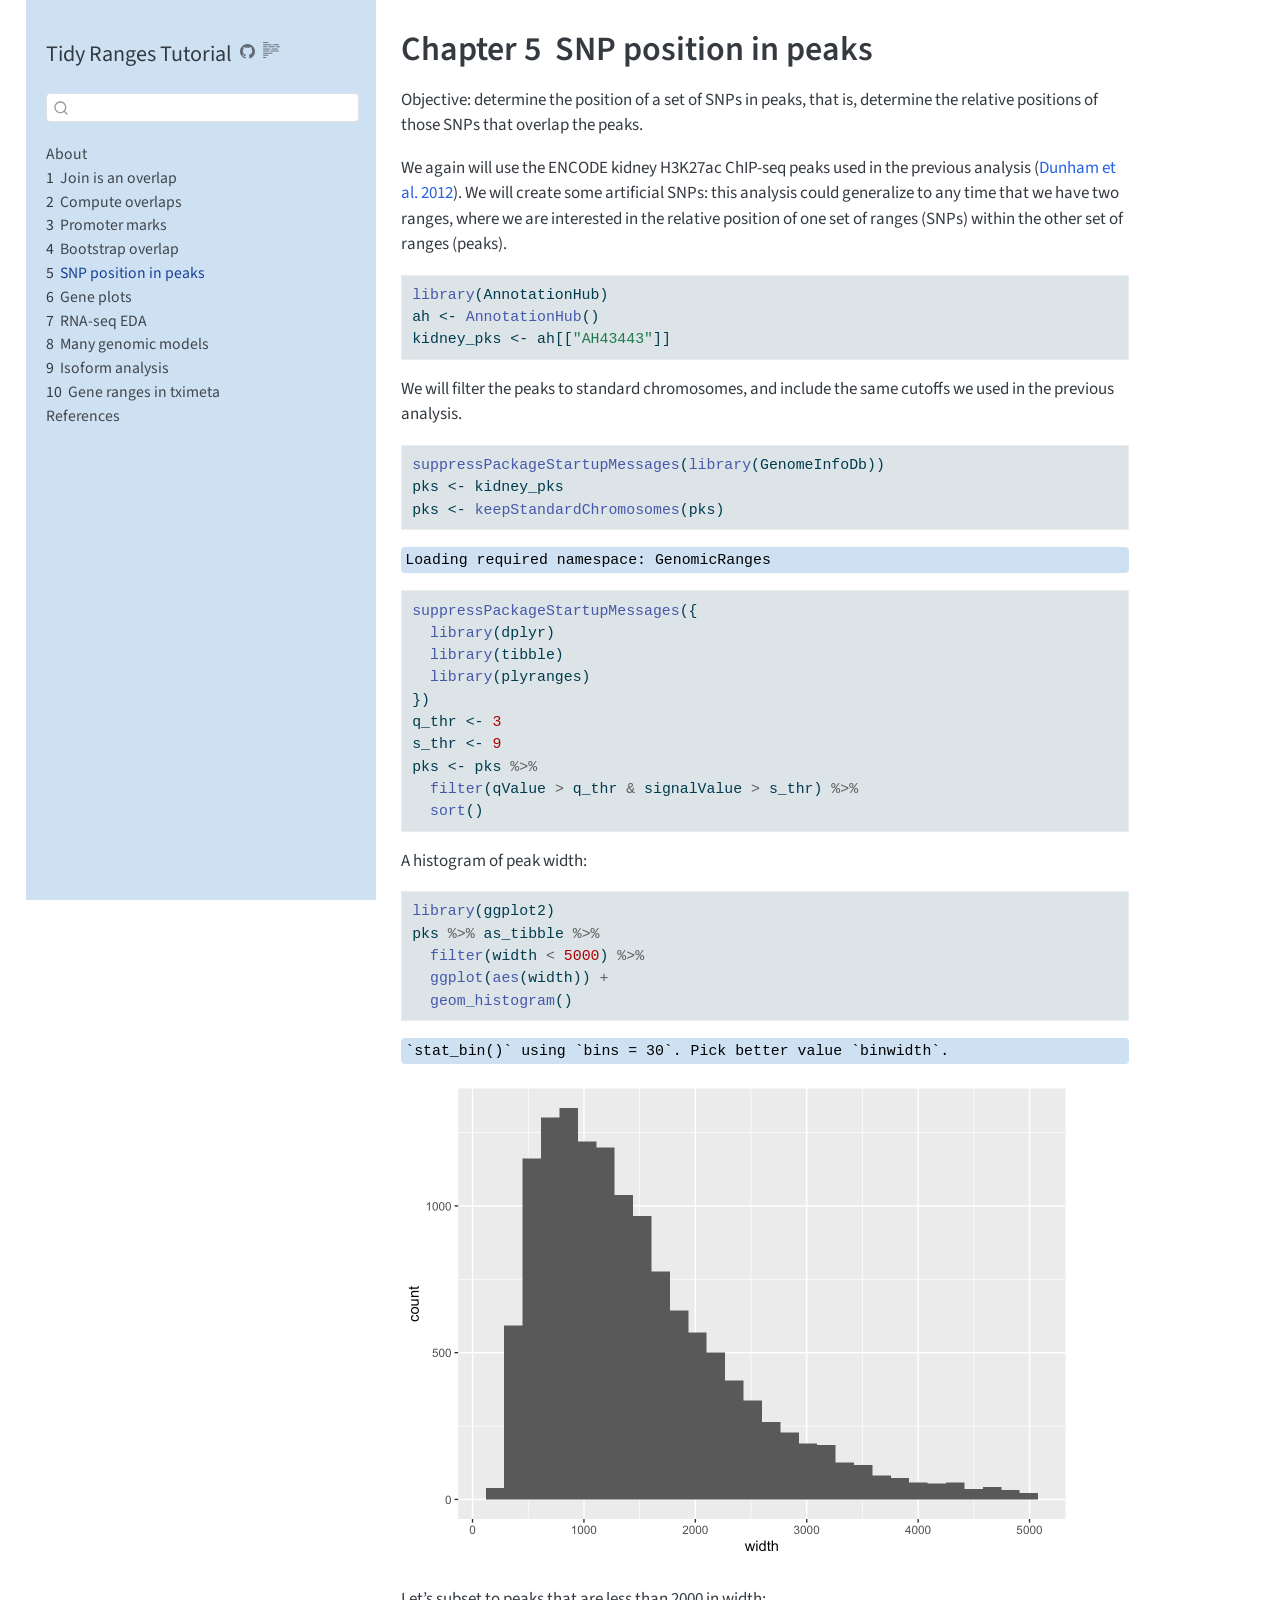
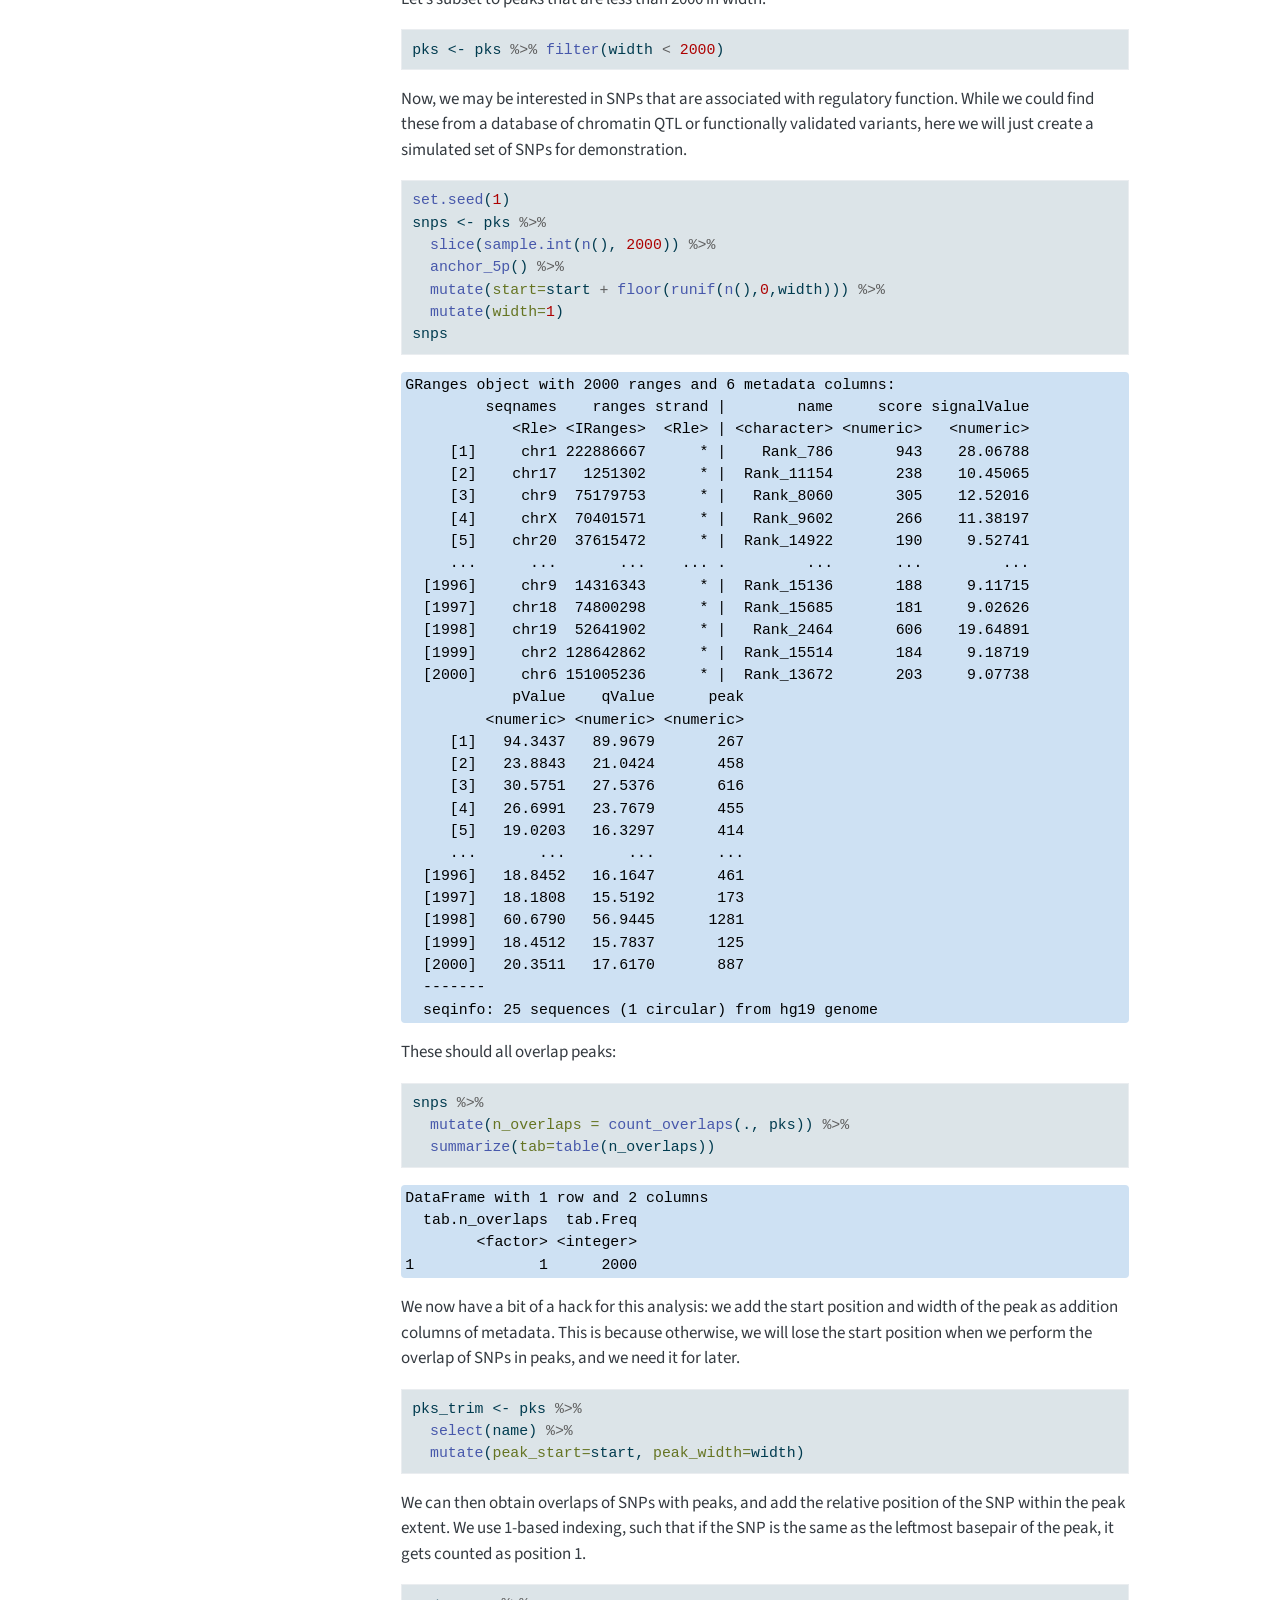
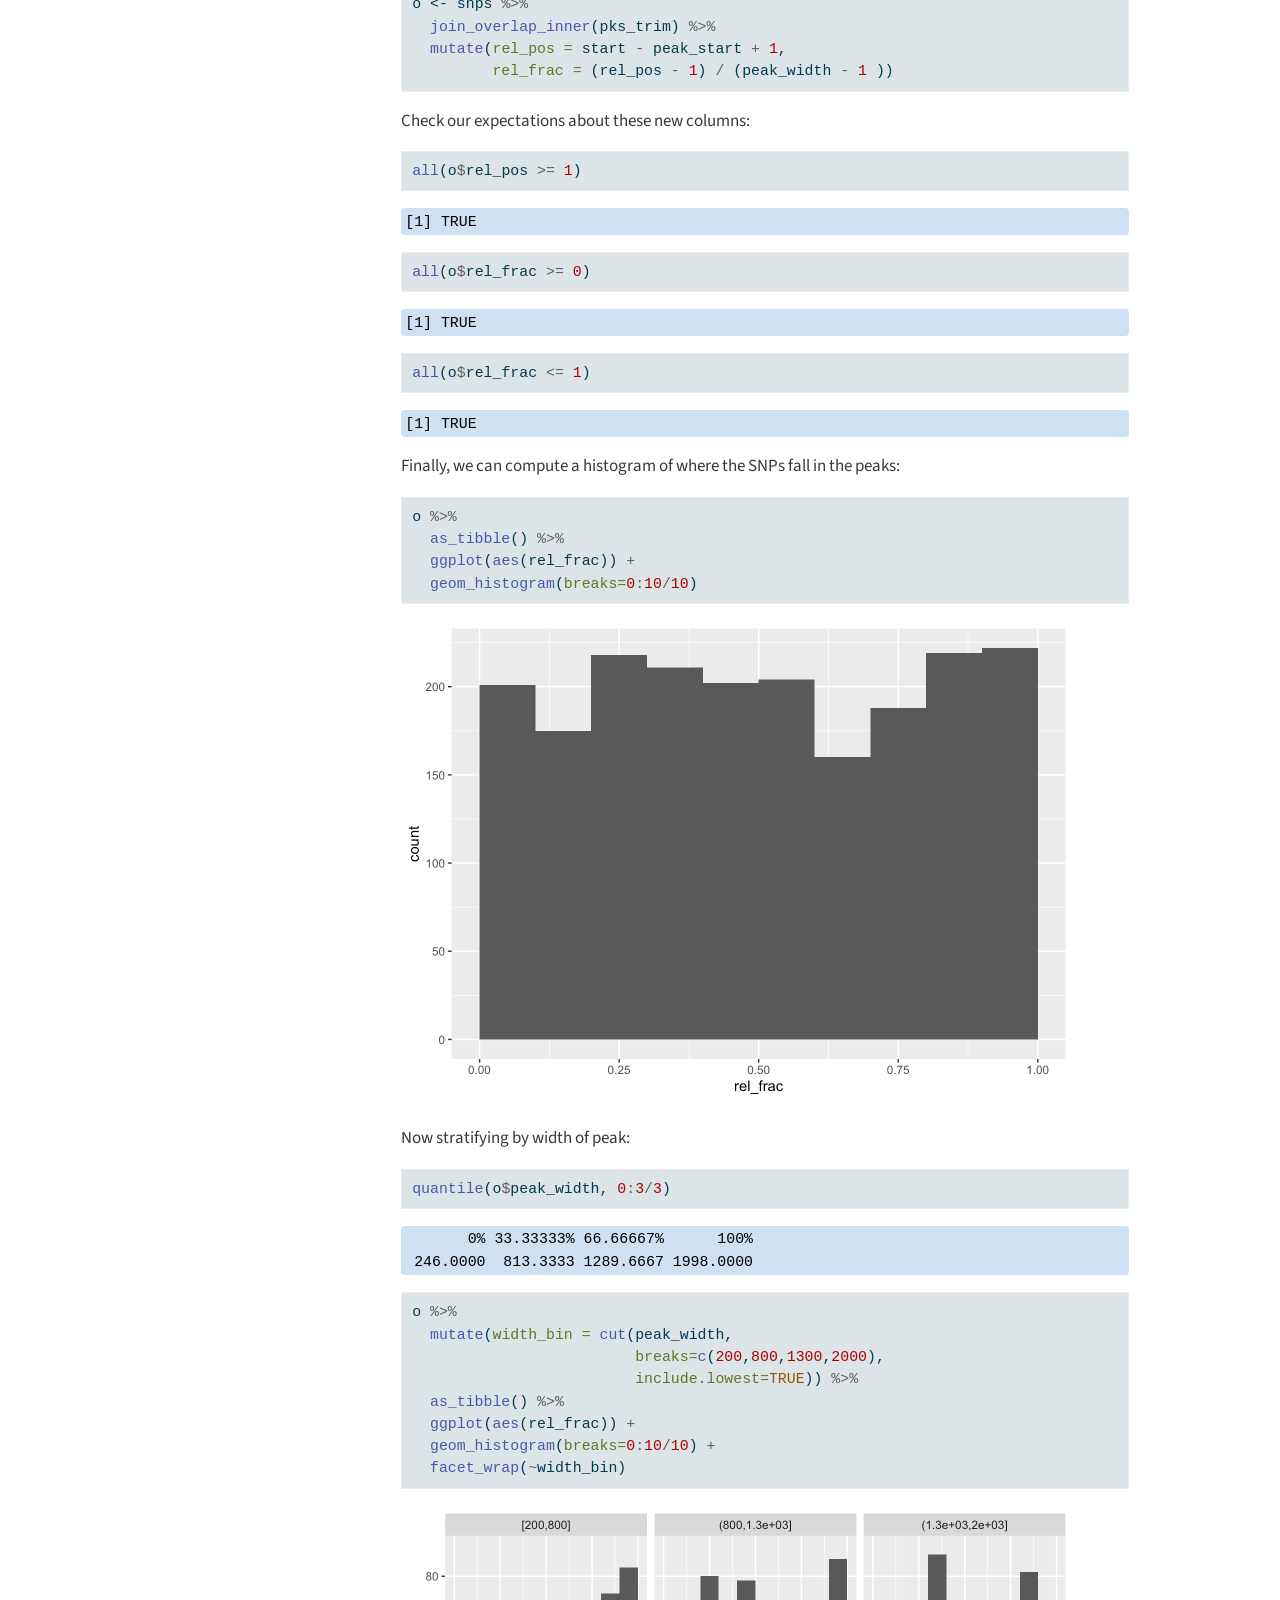
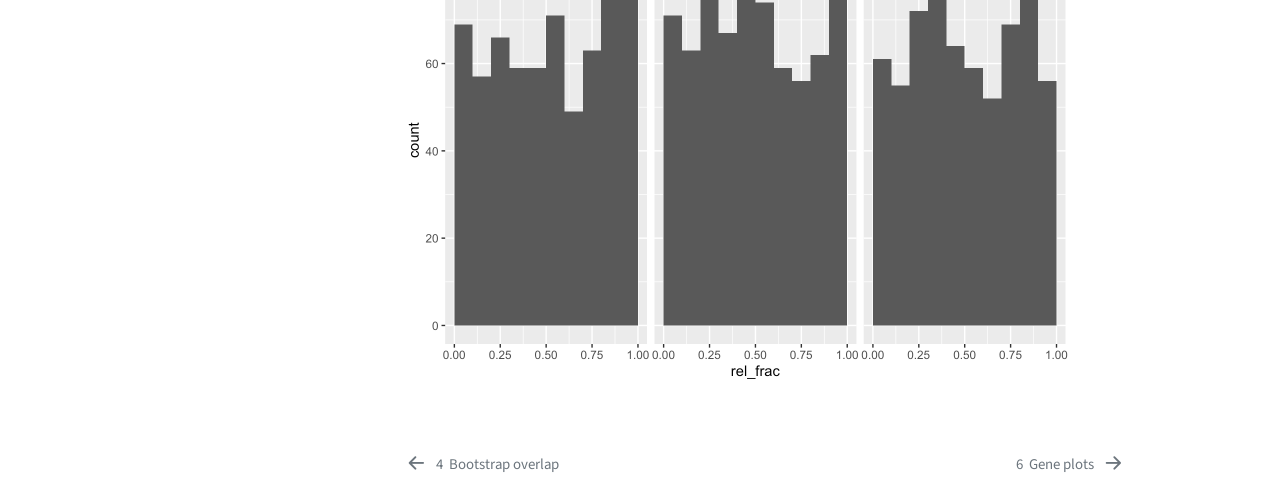
<file: snp-position-in-peaks.html>
<!DOCTYPE html>
<html xmlns="http://www.w3.org/1999/xhtml" lang="en" xml:lang="en"><head>

<meta charset="utf-8">
<meta name="generator" content="quarto-1.8.25">

<meta name="viewport" content="width=device-width, initial-scale=1.0, user-scalable=yes">

<meta name="description" content="Basic examples of computing operations on genomic ranges using the tidy data philosophy.">

<title>5&nbsp; SNP position in peaks – Tidy Ranges Tutorial</title>
<style>
code{white-space: pre-wrap;}
span.smallcaps{font-variant: small-caps;}
div.columns{display: flex; gap: min(4vw, 1.5em);}
div.column{flex: auto; overflow-x: auto;}
div.hanging-indent{margin-left: 1.5em; text-indent: -1.5em;}
ul.task-list{list-style: none;}
ul.task-list li input[type="checkbox"] {
  width: 0.8em;
  margin: 0 0.8em 0.2em -1em; /* quarto-specific, see https://github.com/quarto-dev/quarto-cli/issues/4556 */ 
  vertical-align: middle;
}
/* CSS for syntax highlighting */
html { -webkit-text-size-adjust: 100%; }
pre > code.sourceCode { white-space: pre; position: relative; }
pre > code.sourceCode > span { display: inline-block; line-height: 1.25; }
pre > code.sourceCode > span:empty { height: 1.2em; }
.sourceCode { overflow: visible; }
code.sourceCode > span { color: inherit; text-decoration: inherit; }
div.sourceCode { margin: 1em 0; }
pre.sourceCode { margin: 0; }
@media screen {
div.sourceCode { overflow: auto; }
}
@media print {
pre > code.sourceCode { white-space: pre-wrap; }
pre > code.sourceCode > span { text-indent: -5em; padding-left: 5em; }
}
pre.numberSource code
  { counter-reset: source-line 0; }
pre.numberSource code > span
  { position: relative; left: -4em; counter-increment: source-line; }
pre.numberSource code > span > a:first-child::before
  { content: counter(source-line);
    position: relative; left: -1em; text-align: right; vertical-align: baseline;
    border: none; display: inline-block;
    -webkit-touch-callout: none; -webkit-user-select: none;
    -khtml-user-select: none; -moz-user-select: none;
    -ms-user-select: none; user-select: none;
    padding: 0 4px; width: 4em;
  }
pre.numberSource { margin-left: 3em;  padding-left: 4px; }
div.sourceCode
  {   }
@media screen {
pre > code.sourceCode > span > a:first-child::before { text-decoration: underline; }
}
/* CSS for citations */
div.csl-bib-body { }
div.csl-entry {
  clear: both;
  margin-bottom: 0em;
}
.hanging-indent div.csl-entry {
  margin-left:2em;
  text-indent:-2em;
}
div.csl-left-margin {
  min-width:2em;
  float:left;
}
div.csl-right-inline {
  margin-left:2em;
  padding-left:1em;
}
div.csl-indent {
  margin-left: 2em;
}</style>


<script src="site_libs/quarto-nav/quarto-nav.js"></script>
<script src="site_libs/quarto-nav/headroom.min.js"></script>
<script src="site_libs/clipboard/clipboard.min.js"></script>
<script src="site_libs/quarto-search/autocomplete.umd.js"></script>
<script src="site_libs/quarto-search/fuse.min.js"></script>
<script src="site_libs/quarto-search/quarto-search.js"></script>
<meta name="quarto:offset" content="./">
<link href="./gene-plots.html" rel="next">
<link href="./bootstrap-overlap.html" rel="prev">
<script src="site_libs/quarto-html/quarto.js" type="module"></script>
<script src="site_libs/quarto-html/tabsets/tabsets.js" type="module"></script>
<script src="site_libs/quarto-html/axe/axe-check.js" type="module"></script>
<script src="site_libs/quarto-html/popper.min.js"></script>
<script src="site_libs/quarto-html/tippy.umd.min.js"></script>
<script src="site_libs/quarto-html/anchor.min.js"></script>
<link href="site_libs/quarto-html/tippy.css" rel="stylesheet">
<link href="site_libs/quarto-html/quarto-syntax-highlighting-7b89279ff1a6dce999919e0e67d4d9ec.css" rel="stylesheet" id="quarto-text-highlighting-styles">
<script src="site_libs/bootstrap/bootstrap.min.js"></script>
<link href="site_libs/bootstrap/bootstrap-icons.css" rel="stylesheet">
<link href="site_libs/bootstrap/bootstrap-c6f9d354b36357777b2939029902c182.min.css" rel="stylesheet" append-hash="true" id="quarto-bootstrap" data-mode="light">
<script id="quarto-search-options" type="application/json">{
  "location": "sidebar",
  "copy-button": false,
  "collapse-after": 3,
  "panel-placement": "start",
  "type": "textbox",
  "limit": 50,
  "keyboard-shortcut": [
    "f",
    "/",
    "s"
  ],
  "show-item-context": false,
  "language": {
    "search-no-results-text": "No results",
    "search-matching-documents-text": "matching documents",
    "search-copy-link-title": "Copy link to search",
    "search-hide-matches-text": "Hide additional matches",
    "search-more-match-text": "more match in this document",
    "search-more-matches-text": "more matches in this document",
    "search-clear-button-title": "Clear",
    "search-text-placeholder": "",
    "search-detached-cancel-button-title": "Cancel",
    "search-submit-button-title": "Submit",
    "search-label": "Search"
  }
}</script>


<link rel="stylesheet" href="toc.css">
</head>

<body class="nav-sidebar floating quarto-light">

<div id="quarto-search-results"></div>
  <header id="quarto-header" class="headroom fixed-top">
  <nav class="quarto-secondary-nav">
    <div class="container-fluid d-flex">
      <button type="button" class="quarto-btn-toggle btn" data-bs-toggle="collapse" role="button" data-bs-target=".quarto-sidebar-collapse-item" aria-controls="quarto-sidebar" aria-expanded="false" aria-label="Toggle sidebar navigation" onclick="if (window.quartoToggleHeadroom) { window.quartoToggleHeadroom(); }">
        <i class="bi bi-layout-text-sidebar-reverse"></i>
      </button>
        <nav class="quarto-page-breadcrumbs" aria-label="breadcrumb"><ol class="breadcrumb"><li class="breadcrumb-item"><a href="./snp-position-in-peaks.html"><span class="chapter-number">5</span>&nbsp; <span class="chapter-title">SNP position in peaks</span></a></li></ol></nav>
        <a class="flex-grow-1" role="navigation" data-bs-toggle="collapse" data-bs-target=".quarto-sidebar-collapse-item" aria-controls="quarto-sidebar" aria-expanded="false" aria-label="Toggle sidebar navigation" onclick="if (window.quartoToggleHeadroom) { window.quartoToggleHeadroom(); }">      
        </a>
      <button type="button" class="btn quarto-search-button" aria-label="Search" onclick="window.quartoOpenSearch();">
        <i class="bi bi-search"></i>
      </button>
    </div>
  </nav>
</header>
<!-- content -->
<div id="quarto-content" class="quarto-container page-columns page-rows-contents page-layout-article">
<!-- sidebar -->
  <nav id="quarto-sidebar" class="sidebar collapse collapse-horizontal quarto-sidebar-collapse-item sidebar-navigation floating overflow-auto">
    <div class="pt-lg-2 mt-2 text-left sidebar-header sidebar-header-stacked">
      <a href="./index.html" class="sidebar-logo-link">
      </a>
    <div class="sidebar-title mb-0 py-0">
      <a href="./">Tidy Ranges Tutorial</a> 
        <div class="sidebar-tools-main">
    <a href="https://github.com/tidybiology/tidy-ranges-tutorial" title="Source Code" class="quarto-navigation-tool px-1" aria-label="Source Code"><i class="bi bi-github"></i></a>
  <a href="" class="quarto-reader-toggle quarto-navigation-tool px-1" onclick="window.quartoToggleReader(); return false;" title="Toggle reader mode">
  <div class="quarto-reader-toggle-btn">
  <i class="bi"></i>
  </div>
</a>
</div>
    </div>
      </div>
        <div class="mt-2 flex-shrink-0 align-items-center">
        <div class="sidebar-search">
        <div id="quarto-search" class="" title="Search"></div>
        </div>
        </div>
    <div class="sidebar-menu-container"> 
    <ul class="list-unstyled mt-1">
        <li class="sidebar-item">
  <div class="sidebar-item-container"> 
  <a href="./index.html" class="sidebar-item-text sidebar-link">
 <span class="menu-text">About</span></a>
  </div>
</li>
        <li class="sidebar-item">
  <div class="sidebar-item-container"> 
  <a href="./join-is-an-overlap.html" class="sidebar-item-text sidebar-link">
 <span class="menu-text"><span class="chapter-number">1</span>&nbsp; <span class="chapter-title">Join is an overlap</span></span></a>
  </div>
</li>
        <li class="sidebar-item">
  <div class="sidebar-item-container"> 
  <a href="./compute-overlaps.html" class="sidebar-item-text sidebar-link">
 <span class="menu-text"><span class="chapter-number">2</span>&nbsp; <span class="chapter-title">Compute overlaps</span></span></a>
  </div>
</li>
        <li class="sidebar-item">
  <div class="sidebar-item-container"> 
  <a href="./promoter-marks.html" class="sidebar-item-text sidebar-link">
 <span class="menu-text"><span class="chapter-number">3</span>&nbsp; <span class="chapter-title">Promoter marks</span></span></a>
  </div>
</li>
        <li class="sidebar-item">
  <div class="sidebar-item-container"> 
  <a href="./bootstrap-overlap.html" class="sidebar-item-text sidebar-link">
 <span class="menu-text"><span class="chapter-number">4</span>&nbsp; <span class="chapter-title">Bootstrap overlap</span></span></a>
  </div>
</li>
        <li class="sidebar-item">
  <div class="sidebar-item-container"> 
  <a href="./snp-position-in-peaks.html" class="sidebar-item-text sidebar-link active">
 <span class="menu-text"><span class="chapter-number">5</span>&nbsp; <span class="chapter-title">SNP position in peaks</span></span></a>
  </div>
</li>
        <li class="sidebar-item">
  <div class="sidebar-item-container"> 
  <a href="./gene-plots.html" class="sidebar-item-text sidebar-link">
 <span class="menu-text"><span class="chapter-number">6</span>&nbsp; <span class="chapter-title">Gene plots</span></span></a>
  </div>
</li>
        <li class="sidebar-item">
  <div class="sidebar-item-container"> 
  <a href="./rna-seq-eda.html" class="sidebar-item-text sidebar-link">
 <span class="menu-text"><span class="chapter-number">7</span>&nbsp; <span class="chapter-title">RNA-seq EDA</span></span></a>
  </div>
</li>
        <li class="sidebar-item">
  <div class="sidebar-item-container"> 
  <a href="./many-genomic-models.html" class="sidebar-item-text sidebar-link">
 <span class="menu-text"><span class="chapter-number">8</span>&nbsp; <span class="chapter-title">Many genomic models</span></span></a>
  </div>
</li>
        <li class="sidebar-item">
  <div class="sidebar-item-container"> 
  <a href="./isoform-analysis.html" class="sidebar-item-text sidebar-link">
 <span class="menu-text"><span class="chapter-number">9</span>&nbsp; <span class="chapter-title">Isoform analysis</span></span></a>
  </div>
</li>
        <li class="sidebar-item">
  <div class="sidebar-item-container"> 
  <a href="./tximeta-gene-range.html" class="sidebar-item-text sidebar-link">
 <span class="menu-text"><span class="chapter-number">10</span>&nbsp; <span class="chapter-title">Gene ranges in tximeta</span></span></a>
  </div>
</li>
        <li class="sidebar-item">
  <div class="sidebar-item-container"> 
  <a href="./references.html" class="sidebar-item-text sidebar-link">
 <span class="menu-text">References</span></a>
  </div>
</li>
    </ul>
    </div>
</nav>
<div id="quarto-sidebar-glass" class="quarto-sidebar-collapse-item" data-bs-toggle="collapse" data-bs-target=".quarto-sidebar-collapse-item"></div>
<!-- margin-sidebar -->
    <div id="quarto-margin-sidebar" class="sidebar margin-sidebar zindex-bottom">
        
    </div>
<!-- main -->
<main class="content" id="quarto-document-content">

<header id="title-block-header" class="quarto-title-block default">
<div class="quarto-title">
<h1 class="title"><span class="chapter-number">5</span>&nbsp; <span class="chapter-title">SNP position in peaks</span></h1>
</div>



<div class="quarto-title-meta">

    
  
    
  </div>
  


</header>


<p>Objective: determine the position of a set of SNPs in peaks, that is, determine the relative positions of those SNPs that overlap the peaks.</p>
<p>We again will use the ENCODE kidney H3K27ac ChIP-seq peaks used in the previous analysis <span class="citation" data-cites="encode">(<a href="references.html#ref-encode" role="doc-biblioref">Dunham et al. 2012</a>)</span>. We will create some artificial SNPs: this analysis could generalize to any time that we have two ranges, where we are interested in the relative position of one set of ranges (SNPs) within the other set of ranges (peaks).</p>
<div class="cell">
<div class="code-copy-outer-scaffold"><div class="sourceCode cell-code" id="cb1"><pre class="sourceCode r code-with-copy"><code class="sourceCode r"><span id="cb1-1"><a href="#cb1-1" aria-hidden="true" tabindex="-1"></a><span class="fu">library</span>(AnnotationHub)</span>
<span id="cb1-2"><a href="#cb1-2" aria-hidden="true" tabindex="-1"></a>ah <span class="ot">&lt;-</span> <span class="fu">AnnotationHub</span>()</span>
<span id="cb1-3"><a href="#cb1-3" aria-hidden="true" tabindex="-1"></a>kidney_pks <span class="ot">&lt;-</span> ah[[<span class="st">"AH43443"</span>]]</span></code></pre></div><button title="Copy to Clipboard" class="code-copy-button"><i class="bi"></i></button></div>
</div>
<p>We will filter the peaks to standard chromosomes, and include the same cutoffs we used in the previous analysis.</p>
<div class="cell">
<div class="code-copy-outer-scaffold"><div class="sourceCode cell-code" id="cb2"><pre class="sourceCode r code-with-copy"><code class="sourceCode r"><span id="cb2-1"><a href="#cb2-1" aria-hidden="true" tabindex="-1"></a><span class="fu">suppressPackageStartupMessages</span>(<span class="fu">library</span>(GenomeInfoDb))</span>
<span id="cb2-2"><a href="#cb2-2" aria-hidden="true" tabindex="-1"></a>pks <span class="ot">&lt;-</span> kidney_pks</span>
<span id="cb2-3"><a href="#cb2-3" aria-hidden="true" tabindex="-1"></a>pks <span class="ot">&lt;-</span> <span class="fu">keepStandardChromosomes</span>(pks)</span></code></pre></div><button title="Copy to Clipboard" class="code-copy-button"><i class="bi"></i></button></div>
<div class="cell-output cell-output-stderr">
<pre><code>Loading required namespace: GenomicRanges</code></pre>
</div>
</div>
<div class="cell">
<div class="code-copy-outer-scaffold"><div class="sourceCode cell-code" id="cb4"><pre class="sourceCode r code-with-copy"><code class="sourceCode r"><span id="cb4-1"><a href="#cb4-1" aria-hidden="true" tabindex="-1"></a><span class="fu">suppressPackageStartupMessages</span>({</span>
<span id="cb4-2"><a href="#cb4-2" aria-hidden="true" tabindex="-1"></a>  <span class="fu">library</span>(dplyr)</span>
<span id="cb4-3"><a href="#cb4-3" aria-hidden="true" tabindex="-1"></a>  <span class="fu">library</span>(tibble)</span>
<span id="cb4-4"><a href="#cb4-4" aria-hidden="true" tabindex="-1"></a>  <span class="fu">library</span>(plyranges)</span>
<span id="cb4-5"><a href="#cb4-5" aria-hidden="true" tabindex="-1"></a>})</span>
<span id="cb4-6"><a href="#cb4-6" aria-hidden="true" tabindex="-1"></a>q_thr <span class="ot">&lt;-</span> <span class="dv">3</span></span>
<span id="cb4-7"><a href="#cb4-7" aria-hidden="true" tabindex="-1"></a>s_thr <span class="ot">&lt;-</span> <span class="dv">9</span></span>
<span id="cb4-8"><a href="#cb4-8" aria-hidden="true" tabindex="-1"></a>pks <span class="ot">&lt;-</span> pks <span class="sc">%&gt;%</span> </span>
<span id="cb4-9"><a href="#cb4-9" aria-hidden="true" tabindex="-1"></a>  <span class="fu">filter</span>(qValue <span class="sc">&gt;</span> q_thr <span class="sc">&amp;</span> signalValue <span class="sc">&gt;</span> s_thr) <span class="sc">%&gt;%</span></span>
<span id="cb4-10"><a href="#cb4-10" aria-hidden="true" tabindex="-1"></a>  <span class="fu">sort</span>()</span></code></pre></div><button title="Copy to Clipboard" class="code-copy-button"><i class="bi"></i></button></div>
</div>
<p>A histogram of peak width:</p>
<div class="cell">
<div class="code-copy-outer-scaffold"><div class="sourceCode cell-code" id="cb5"><pre class="sourceCode r code-with-copy"><code class="sourceCode r"><span id="cb5-1"><a href="#cb5-1" aria-hidden="true" tabindex="-1"></a><span class="fu">library</span>(ggplot2)</span>
<span id="cb5-2"><a href="#cb5-2" aria-hidden="true" tabindex="-1"></a>pks <span class="sc">%&gt;%</span> as_tibble <span class="sc">%&gt;%</span></span>
<span id="cb5-3"><a href="#cb5-3" aria-hidden="true" tabindex="-1"></a>  <span class="fu">filter</span>(width <span class="sc">&lt;</span> <span class="dv">5000</span>) <span class="sc">%&gt;%</span></span>
<span id="cb5-4"><a href="#cb5-4" aria-hidden="true" tabindex="-1"></a>  <span class="fu">ggplot</span>(<span class="fu">aes</span>(width)) <span class="sc">+</span> </span>
<span id="cb5-5"><a href="#cb5-5" aria-hidden="true" tabindex="-1"></a>  <span class="fu">geom_histogram</span>()</span></code></pre></div><button title="Copy to Clipboard" class="code-copy-button"><i class="bi"></i></button></div>
<div class="cell-output cell-output-stderr">
<pre><code>`stat_bin()` using `bins = 30`. Pick better value `binwidth`.</code></pre>
</div>
<div class="cell-output-display">
<div>
<figure class="figure">
<p><img src="snp-position-in-peaks_files/figure-html/peak-widths-1.png" class="img-fluid figure-img" width="672"></p>
</figure>
</div>
</div>
</div>
<p>Let’s subset to peaks that are less than 2000 in width:</p>
<div class="cell">
<div class="code-copy-outer-scaffold"><div class="sourceCode cell-code" id="cb7"><pre class="sourceCode r code-with-copy"><code class="sourceCode r"><span id="cb7-1"><a href="#cb7-1" aria-hidden="true" tabindex="-1"></a>pks <span class="ot">&lt;-</span> pks <span class="sc">%&gt;%</span> <span class="fu">filter</span>(width <span class="sc">&lt;</span> <span class="dv">2000</span>)</span></code></pre></div><button title="Copy to Clipboard" class="code-copy-button"><i class="bi"></i></button></div>
</div>
<p>Now, we may be interested in SNPs that are associated with regulatory function. While we could find these from a database of chromatin QTL or functionally validated variants, here we will just create a simulated set of SNPs for demonstration.</p>
<div class="cell">
<div class="code-copy-outer-scaffold"><div class="sourceCode cell-code" id="cb8"><pre class="sourceCode r code-with-copy"><code class="sourceCode r"><span id="cb8-1"><a href="#cb8-1" aria-hidden="true" tabindex="-1"></a><span class="fu">set.seed</span>(<span class="dv">1</span>)</span>
<span id="cb8-2"><a href="#cb8-2" aria-hidden="true" tabindex="-1"></a>snps <span class="ot">&lt;-</span> pks <span class="sc">%&gt;%</span> </span>
<span id="cb8-3"><a href="#cb8-3" aria-hidden="true" tabindex="-1"></a>  <span class="fu">slice</span>(<span class="fu">sample.int</span>(<span class="fu">n</span>(), <span class="dv">2000</span>)) <span class="sc">%&gt;%</span></span>
<span id="cb8-4"><a href="#cb8-4" aria-hidden="true" tabindex="-1"></a>  <span class="fu">anchor_5p</span>() <span class="sc">%&gt;%</span></span>
<span id="cb8-5"><a href="#cb8-5" aria-hidden="true" tabindex="-1"></a>  <span class="fu">mutate</span>(<span class="at">start=</span>start <span class="sc">+</span> <span class="fu">floor</span>(<span class="fu">runif</span>(<span class="fu">n</span>(),<span class="dv">0</span>,width))) <span class="sc">%&gt;%</span></span>
<span id="cb8-6"><a href="#cb8-6" aria-hidden="true" tabindex="-1"></a>  <span class="fu">mutate</span>(<span class="at">width=</span><span class="dv">1</span>)</span>
<span id="cb8-7"><a href="#cb8-7" aria-hidden="true" tabindex="-1"></a>snps</span></code></pre></div><button title="Copy to Clipboard" class="code-copy-button"><i class="bi"></i></button></div>
<div class="cell-output cell-output-stdout">
<pre><code>GRanges object with 2000 ranges and 6 metadata columns:
         seqnames    ranges strand |        name     score signalValue
            &lt;Rle&gt; &lt;IRanges&gt;  &lt;Rle&gt; | &lt;character&gt; &lt;numeric&gt;   &lt;numeric&gt;
     [1]     chr1 222886667      * |    Rank_786       943    28.06788
     [2]    chr17   1251302      * |  Rank_11154       238    10.45065
     [3]     chr9  75179753      * |   Rank_8060       305    12.52016
     [4]     chrX  70401571      * |   Rank_9602       266    11.38197
     [5]    chr20  37615472      * |  Rank_14922       190     9.52741
     ...      ...       ...    ... .         ...       ...         ...
  [1996]     chr9  14316343      * |  Rank_15136       188     9.11715
  [1997]    chr18  74800298      * |  Rank_15685       181     9.02626
  [1998]    chr19  52641902      * |   Rank_2464       606    19.64891
  [1999]     chr2 128642862      * |  Rank_15514       184     9.18719
  [2000]     chr6 151005236      * |  Rank_13672       203     9.07738
            pValue    qValue      peak
         &lt;numeric&gt; &lt;numeric&gt; &lt;numeric&gt;
     [1]   94.3437   89.9679       267
     [2]   23.8843   21.0424       458
     [3]   30.5751   27.5376       616
     [4]   26.6991   23.7679       455
     [5]   19.0203   16.3297       414
     ...       ...       ...       ...
  [1996]   18.8452   16.1647       461
  [1997]   18.1808   15.5192       173
  [1998]   60.6790   56.9445      1281
  [1999]   18.4512   15.7837       125
  [2000]   20.3511   17.6170       887
  -------
  seqinfo: 25 sequences (1 circular) from hg19 genome</code></pre>
</div>
</div>
<p>These should all overlap peaks:</p>
<div class="cell">
<div class="code-copy-outer-scaffold"><div class="sourceCode cell-code" id="cb10"><pre class="sourceCode r code-with-copy"><code class="sourceCode r"><span id="cb10-1"><a href="#cb10-1" aria-hidden="true" tabindex="-1"></a>snps <span class="sc">%&gt;%</span> </span>
<span id="cb10-2"><a href="#cb10-2" aria-hidden="true" tabindex="-1"></a>  <span class="fu">mutate</span>(<span class="at">n_overlaps =</span> <span class="fu">count_overlaps</span>(., pks)) <span class="sc">%&gt;%</span></span>
<span id="cb10-3"><a href="#cb10-3" aria-hidden="true" tabindex="-1"></a>  <span class="fu">summarize</span>(<span class="at">tab=</span><span class="fu">table</span>(n_overlaps))</span></code></pre></div><button title="Copy to Clipboard" class="code-copy-button"><i class="bi"></i></button></div>
<div class="cell-output cell-output-stdout">
<pre><code>DataFrame with 1 row and 2 columns
  tab.n_overlaps  tab.Freq
        &lt;factor&gt; &lt;integer&gt;
1              1      2000</code></pre>
</div>
</div>
<p>We now have a bit of a hack for this analysis: we add the start position and width of the peak as addition columns of metadata. This is because otherwise, we will lose the start position when we perform the overlap of SNPs in peaks, and we need it for later.</p>
<div class="cell">
<div class="code-copy-outer-scaffold"><div class="sourceCode cell-code" id="cb12"><pre class="sourceCode r code-with-copy"><code class="sourceCode r"><span id="cb12-1"><a href="#cb12-1" aria-hidden="true" tabindex="-1"></a>pks_trim <span class="ot">&lt;-</span> pks <span class="sc">%&gt;%</span> </span>
<span id="cb12-2"><a href="#cb12-2" aria-hidden="true" tabindex="-1"></a>  <span class="fu">select</span>(name) <span class="sc">%&gt;%</span></span>
<span id="cb12-3"><a href="#cb12-3" aria-hidden="true" tabindex="-1"></a>  <span class="fu">mutate</span>(<span class="at">peak_start=</span>start, <span class="at">peak_width=</span>width)</span></code></pre></div><button title="Copy to Clipboard" class="code-copy-button"><i class="bi"></i></button></div>
</div>
<p>We can then obtain overlaps of SNPs with peaks, and add the relative position of the SNP within the peak extent. We use 1-based indexing, such that if the SNP is the same as the leftmost basepair of the peak, it gets counted as position 1.</p>
<div class="cell">
<div class="code-copy-outer-scaffold"><div class="sourceCode cell-code" id="cb13"><pre class="sourceCode r code-with-copy"><code class="sourceCode r"><span id="cb13-1"><a href="#cb13-1" aria-hidden="true" tabindex="-1"></a>o <span class="ot">&lt;-</span> snps <span class="sc">%&gt;%</span> </span>
<span id="cb13-2"><a href="#cb13-2" aria-hidden="true" tabindex="-1"></a>  <span class="fu">join_overlap_inner</span>(pks_trim) <span class="sc">%&gt;%</span></span>
<span id="cb13-3"><a href="#cb13-3" aria-hidden="true" tabindex="-1"></a>  <span class="fu">mutate</span>(<span class="at">rel_pos =</span> start <span class="sc">-</span> peak_start <span class="sc">+</span> <span class="dv">1</span>,</span>
<span id="cb13-4"><a href="#cb13-4" aria-hidden="true" tabindex="-1"></a>         <span class="at">rel_frac =</span> (rel_pos <span class="sc">-</span> <span class="dv">1</span>) <span class="sc">/</span> (peak_width <span class="sc">-</span> <span class="dv">1</span> ))</span></code></pre></div><button title="Copy to Clipboard" class="code-copy-button"><i class="bi"></i></button></div>
</div>
<p>Check our expectations about these new columns:</p>
<div class="cell">
<div class="code-copy-outer-scaffold"><div class="sourceCode cell-code" id="cb14"><pre class="sourceCode r code-with-copy"><code class="sourceCode r"><span id="cb14-1"><a href="#cb14-1" aria-hidden="true" tabindex="-1"></a><span class="fu">all</span>(o<span class="sc">$</span>rel_pos <span class="sc">&gt;=</span> <span class="dv">1</span>)</span></code></pre></div><button title="Copy to Clipboard" class="code-copy-button"><i class="bi"></i></button></div>
<div class="cell-output cell-output-stdout">
<pre><code>[1] TRUE</code></pre>
</div>
<div class="code-copy-outer-scaffold"><div class="sourceCode cell-code" id="cb16"><pre class="sourceCode r code-with-copy"><code class="sourceCode r"><span id="cb16-1"><a href="#cb16-1" aria-hidden="true" tabindex="-1"></a><span class="fu">all</span>(o<span class="sc">$</span>rel_frac <span class="sc">&gt;=</span> <span class="dv">0</span>)</span></code></pre></div><button title="Copy to Clipboard" class="code-copy-button"><i class="bi"></i></button></div>
<div class="cell-output cell-output-stdout">
<pre><code>[1] TRUE</code></pre>
</div>
<div class="code-copy-outer-scaffold"><div class="sourceCode cell-code" id="cb18"><pre class="sourceCode r code-with-copy"><code class="sourceCode r"><span id="cb18-1"><a href="#cb18-1" aria-hidden="true" tabindex="-1"></a><span class="fu">all</span>(o<span class="sc">$</span>rel_frac <span class="sc">&lt;=</span> <span class="dv">1</span>)</span></code></pre></div><button title="Copy to Clipboard" class="code-copy-button"><i class="bi"></i></button></div>
<div class="cell-output cell-output-stdout">
<pre><code>[1] TRUE</code></pre>
</div>
</div>
<p>Finally, we can compute a histogram of where the SNPs fall in the peaks:</p>
<div class="cell">
<div class="code-copy-outer-scaffold"><div class="sourceCode cell-code" id="cb20"><pre class="sourceCode r code-with-copy"><code class="sourceCode r"><span id="cb20-1"><a href="#cb20-1" aria-hidden="true" tabindex="-1"></a>o <span class="sc">%&gt;%</span> </span>
<span id="cb20-2"><a href="#cb20-2" aria-hidden="true" tabindex="-1"></a>  <span class="fu">as_tibble</span>() <span class="sc">%&gt;%</span></span>
<span id="cb20-3"><a href="#cb20-3" aria-hidden="true" tabindex="-1"></a>  <span class="fu">ggplot</span>(<span class="fu">aes</span>(rel_frac)) <span class="sc">+</span> </span>
<span id="cb20-4"><a href="#cb20-4" aria-hidden="true" tabindex="-1"></a>  <span class="fu">geom_histogram</span>(<span class="at">breaks=</span><span class="dv">0</span><span class="sc">:</span><span class="dv">10</span><span class="sc">/</span><span class="dv">10</span>)</span></code></pre></div><button title="Copy to Clipboard" class="code-copy-button"><i class="bi"></i></button></div>
<div class="cell-output-display">
<div>
<figure class="figure">
<p><img src="snp-position-in-peaks_files/figure-html/snp-pos-hist-1.png" class="img-fluid figure-img" width="672"></p>
</figure>
</div>
</div>
</div>
<p>Now stratifying by width of peak:</p>
<div class="cell">
<div class="code-copy-outer-scaffold"><div class="sourceCode cell-code" id="cb21"><pre class="sourceCode r code-with-copy"><code class="sourceCode r"><span id="cb21-1"><a href="#cb21-1" aria-hidden="true" tabindex="-1"></a><span class="fu">quantile</span>(o<span class="sc">$</span>peak_width, <span class="dv">0</span><span class="sc">:</span><span class="dv">3</span><span class="sc">/</span><span class="dv">3</span>)</span></code></pre></div><button title="Copy to Clipboard" class="code-copy-button"><i class="bi"></i></button></div>
<div class="cell-output cell-output-stdout">
<pre><code>       0% 33.33333% 66.66667%      100% 
 246.0000  813.3333 1289.6667 1998.0000 </code></pre>
</div>
<div class="code-copy-outer-scaffold"><div class="sourceCode cell-code" id="cb23"><pre class="sourceCode r code-with-copy"><code class="sourceCode r"><span id="cb23-1"><a href="#cb23-1" aria-hidden="true" tabindex="-1"></a>o <span class="sc">%&gt;%</span></span>
<span id="cb23-2"><a href="#cb23-2" aria-hidden="true" tabindex="-1"></a>  <span class="fu">mutate</span>(<span class="at">width_bin =</span> <span class="fu">cut</span>(peak_width,</span>
<span id="cb23-3"><a href="#cb23-3" aria-hidden="true" tabindex="-1"></a>                         <span class="at">breaks=</span><span class="fu">c</span>(<span class="dv">200</span>,<span class="dv">800</span>,<span class="dv">1300</span>,<span class="dv">2000</span>),</span>
<span id="cb23-4"><a href="#cb23-4" aria-hidden="true" tabindex="-1"></a>                         <span class="at">include.lowest=</span><span class="cn">TRUE</span>)) <span class="sc">%&gt;%</span></span>
<span id="cb23-5"><a href="#cb23-5" aria-hidden="true" tabindex="-1"></a>  <span class="fu">as_tibble</span>() <span class="sc">%&gt;%</span></span>
<span id="cb23-6"><a href="#cb23-6" aria-hidden="true" tabindex="-1"></a>  <span class="fu">ggplot</span>(<span class="fu">aes</span>(rel_frac)) <span class="sc">+</span> </span>
<span id="cb23-7"><a href="#cb23-7" aria-hidden="true" tabindex="-1"></a>  <span class="fu">geom_histogram</span>(<span class="at">breaks=</span><span class="dv">0</span><span class="sc">:</span><span class="dv">10</span><span class="sc">/</span><span class="dv">10</span>) <span class="sc">+</span> </span>
<span id="cb23-8"><a href="#cb23-8" aria-hidden="true" tabindex="-1"></a>  <span class="fu">facet_wrap</span>(<span class="sc">~</span>width_bin)</span></code></pre></div><button title="Copy to Clipboard" class="code-copy-button"><i class="bi"></i></button></div>
<div class="cell-output-display">
<div>
<figure class="figure">
<p><img src="snp-position-in-peaks_files/figure-html/snp-pos-hist-facet-1.png" class="img-fluid figure-img" width="672"></p>
</figure>
</div>
</div>
</div>


<div id="refs" class="references csl-bib-body hanging-indent" data-entry-spacing="0" role="list" style="display: none">
<div id="ref-encode" class="csl-entry" role="listitem">
Dunham, I. et al. 2012. <span>“<span class="nocase">An integrated encyclopedia of DNA elements in the human genome</span>.”</span> <em>Nature</em> 489 (7414): 57–74.
</div>
</div>

</main> <!-- /main -->
<script id="quarto-html-after-body" type="application/javascript">
  window.document.addEventListener("DOMContentLoaded", function (event) {
    const icon = "";
    const anchorJS = new window.AnchorJS();
    anchorJS.options = {
      placement: 'right',
      icon: icon
    };
    anchorJS.add('.anchored');
    const isCodeAnnotation = (el) => {
      for (const clz of el.classList) {
        if (clz.startsWith('code-annotation-')) {                     
          return true;
        }
      }
      return false;
    }
    const onCopySuccess = function(e) {
      // button target
      const button = e.trigger;
      // don't keep focus
      button.blur();
      // flash "checked"
      button.classList.add('code-copy-button-checked');
      var currentTitle = button.getAttribute("title");
      button.setAttribute("title", "Copied!");
      let tooltip;
      if (window.bootstrap) {
        button.setAttribute("data-bs-toggle", "tooltip");
        button.setAttribute("data-bs-placement", "left");
        button.setAttribute("data-bs-title", "Copied!");
        tooltip = new bootstrap.Tooltip(button, 
          { trigger: "manual", 
            customClass: "code-copy-button-tooltip",
            offset: [0, -8]});
        tooltip.show();    
      }
      setTimeout(function() {
        if (tooltip) {
          tooltip.hide();
          button.removeAttribute("data-bs-title");
          button.removeAttribute("data-bs-toggle");
          button.removeAttribute("data-bs-placement");
        }
        button.setAttribute("title", currentTitle);
        button.classList.remove('code-copy-button-checked');
      }, 1000);
      // clear code selection
      e.clearSelection();
    }
    const getTextToCopy = function(trigger) {
      const outerScaffold = trigger.parentElement.cloneNode(true);
      const codeEl = outerScaffold.querySelector('code');
      for (const childEl of codeEl.children) {
        if (isCodeAnnotation(childEl)) {
          childEl.remove();
        }
      }
      return codeEl.innerText;
    }
    const clipboard = new window.ClipboardJS('.code-copy-button:not([data-in-quarto-modal])', {
      text: getTextToCopy
    });
    clipboard.on('success', onCopySuccess);
    if (window.document.getElementById('quarto-embedded-source-code-modal')) {
      const clipboardModal = new window.ClipboardJS('.code-copy-button[data-in-quarto-modal]', {
        text: getTextToCopy,
        container: window.document.getElementById('quarto-embedded-source-code-modal')
      });
      clipboardModal.on('success', onCopySuccess);
    }
      var localhostRegex = new RegExp(/^(?:http|https):\/\/localhost\:?[0-9]*\//);
      var mailtoRegex = new RegExp(/^mailto:/);
        var filterRegex = new RegExp('/' + window.location.host + '/');
      var isInternal = (href) => {
          return filterRegex.test(href) || localhostRegex.test(href) || mailtoRegex.test(href);
      }
      // Inspect non-navigation links and adorn them if external
     var links = window.document.querySelectorAll('a[href]:not(.nav-link):not(.navbar-brand):not(.toc-action):not(.sidebar-link):not(.sidebar-item-toggle):not(.pagination-link):not(.no-external):not([aria-hidden]):not(.dropdown-item):not(.quarto-navigation-tool):not(.about-link)');
      for (var i=0; i<links.length; i++) {
        const link = links[i];
        if (!isInternal(link.href)) {
          // undo the damage that might have been done by quarto-nav.js in the case of
          // links that we want to consider external
          if (link.dataset.originalHref !== undefined) {
            link.href = link.dataset.originalHref;
          }
        }
      }
    function tippyHover(el, contentFn, onTriggerFn, onUntriggerFn) {
      const config = {
        allowHTML: true,
        maxWidth: 500,
        delay: 100,
        arrow: false,
        appendTo: function(el) {
            return el.parentElement;
        },
        interactive: true,
        interactiveBorder: 10,
        theme: 'quarto',
        placement: 'bottom-start',
      };
      if (contentFn) {
        config.content = contentFn;
      }
      if (onTriggerFn) {
        config.onTrigger = onTriggerFn;
      }
      if (onUntriggerFn) {
        config.onUntrigger = onUntriggerFn;
      }
      window.tippy(el, config); 
    }
    const noterefs = window.document.querySelectorAll('a[role="doc-noteref"]');
    for (var i=0; i<noterefs.length; i++) {
      const ref = noterefs[i];
      tippyHover(ref, function() {
        // use id or data attribute instead here
        let href = ref.getAttribute('data-footnote-href') || ref.getAttribute('href');
        try { href = new URL(href).hash; } catch {}
        const id = href.replace(/^#\/?/, "");
        const note = window.document.getElementById(id);
        if (note) {
          return note.innerHTML;
        } else {
          return "";
        }
      });
    }
    const xrefs = window.document.querySelectorAll('a.quarto-xref');
    const processXRef = (id, note) => {
      // Strip column container classes
      const stripColumnClz = (el) => {
        el.classList.remove("page-full", "page-columns");
        if (el.children) {
          for (const child of el.children) {
            stripColumnClz(child);
          }
        }
      }
      stripColumnClz(note)
      if (id === null || id.startsWith('sec-')) {
        // Special case sections, only their first couple elements
        const container = document.createElement("div");
        if (note.children && note.children.length > 2) {
          container.appendChild(note.children[0].cloneNode(true));
          for (let i = 1; i < note.children.length; i++) {
            const child = note.children[i];
            if (child.tagName === "P" && child.innerText === "") {
              continue;
            } else {
              container.appendChild(child.cloneNode(true));
              break;
            }
          }
          if (window.Quarto?.typesetMath) {
            window.Quarto.typesetMath(container);
          }
          return container.innerHTML
        } else {
          if (window.Quarto?.typesetMath) {
            window.Quarto.typesetMath(note);
          }
          return note.innerHTML;
        }
      } else {
        // Remove any anchor links if they are present
        const anchorLink = note.querySelector('a.anchorjs-link');
        if (anchorLink) {
          anchorLink.remove();
        }
        if (window.Quarto?.typesetMath) {
          window.Quarto.typesetMath(note);
        }
        if (note.classList.contains("callout")) {
          return note.outerHTML;
        } else {
          return note.innerHTML;
        }
      }
    }
    for (var i=0; i<xrefs.length; i++) {
      const xref = xrefs[i];
      tippyHover(xref, undefined, function(instance) {
        instance.disable();
        let url = xref.getAttribute('href');
        let hash = undefined; 
        if (url.startsWith('#')) {
          hash = url;
        } else {
          try { hash = new URL(url).hash; } catch {}
        }
        if (hash) {
          const id = hash.replace(/^#\/?/, "");
          const note = window.document.getElementById(id);
          if (note !== null) {
            try {
              const html = processXRef(id, note.cloneNode(true));
              instance.setContent(html);
            } finally {
              instance.enable();
              instance.show();
            }
          } else {
            // See if we can fetch this
            fetch(url.split('#')[0])
            .then(res => res.text())
            .then(html => {
              const parser = new DOMParser();
              const htmlDoc = parser.parseFromString(html, "text/html");
              const note = htmlDoc.getElementById(id);
              if (note !== null) {
                const html = processXRef(id, note);
                instance.setContent(html);
              } 
            }).finally(() => {
              instance.enable();
              instance.show();
            });
          }
        } else {
          // See if we can fetch a full url (with no hash to target)
          // This is a special case and we should probably do some content thinning / targeting
          fetch(url)
          .then(res => res.text())
          .then(html => {
            const parser = new DOMParser();
            const htmlDoc = parser.parseFromString(html, "text/html");
            const note = htmlDoc.querySelector('main.content');
            if (note !== null) {
              // This should only happen for chapter cross references
              // (since there is no id in the URL)
              // remove the first header
              if (note.children.length > 0 && note.children[0].tagName === "HEADER") {
                note.children[0].remove();
              }
              const html = processXRef(null, note);
              instance.setContent(html);
            } 
          }).finally(() => {
            instance.enable();
            instance.show();
          });
        }
      }, function(instance) {
      });
    }
        let selectedAnnoteEl;
        const selectorForAnnotation = ( cell, annotation) => {
          let cellAttr = 'data-code-cell="' + cell + '"';
          let lineAttr = 'data-code-annotation="' +  annotation + '"';
          const selector = 'span[' + cellAttr + '][' + lineAttr + ']';
          return selector;
        }
        const selectCodeLines = (annoteEl) => {
          const doc = window.document;
          const targetCell = annoteEl.getAttribute("data-target-cell");
          const targetAnnotation = annoteEl.getAttribute("data-target-annotation");
          const annoteSpan = window.document.querySelector(selectorForAnnotation(targetCell, targetAnnotation));
          const lines = annoteSpan.getAttribute("data-code-lines").split(",");
          const lineIds = lines.map((line) => {
            return targetCell + "-" + line;
          })
          let top = null;
          let height = null;
          let parent = null;
          if (lineIds.length > 0) {
              //compute the position of the single el (top and bottom and make a div)
              const el = window.document.getElementById(lineIds[0]);
              top = el.offsetTop;
              height = el.offsetHeight;
              parent = el.parentElement.parentElement;
            if (lineIds.length > 1) {
              const lastEl = window.document.getElementById(lineIds[lineIds.length - 1]);
              const bottom = lastEl.offsetTop + lastEl.offsetHeight;
              height = bottom - top;
            }
            if (top !== null && height !== null && parent !== null) {
              // cook up a div (if necessary) and position it 
              let div = window.document.getElementById("code-annotation-line-highlight");
              if (div === null) {
                div = window.document.createElement("div");
                div.setAttribute("id", "code-annotation-line-highlight");
                div.style.position = 'absolute';
                parent.appendChild(div);
              }
              div.style.top = top - 2 + "px";
              div.style.height = height + 4 + "px";
              div.style.left = 0;
              let gutterDiv = window.document.getElementById("code-annotation-line-highlight-gutter");
              if (gutterDiv === null) {
                gutterDiv = window.document.createElement("div");
                gutterDiv.setAttribute("id", "code-annotation-line-highlight-gutter");
                gutterDiv.style.position = 'absolute';
                const codeCell = window.document.getElementById(targetCell);
                const gutter = codeCell.querySelector('.code-annotation-gutter');
                gutter.appendChild(gutterDiv);
              }
              gutterDiv.style.top = top - 2 + "px";
              gutterDiv.style.height = height + 4 + "px";
            }
            selectedAnnoteEl = annoteEl;
          }
        };
        const unselectCodeLines = () => {
          const elementsIds = ["code-annotation-line-highlight", "code-annotation-line-highlight-gutter"];
          elementsIds.forEach((elId) => {
            const div = window.document.getElementById(elId);
            if (div) {
              div.remove();
            }
          });
          selectedAnnoteEl = undefined;
        };
          // Handle positioning of the toggle
      window.addEventListener(
        "resize",
        throttle(() => {
          elRect = undefined;
          if (selectedAnnoteEl) {
            selectCodeLines(selectedAnnoteEl);
          }
        }, 10)
      );
      function throttle(fn, ms) {
      let throttle = false;
      let timer;
        return (...args) => {
          if(!throttle) { // first call gets through
              fn.apply(this, args);
              throttle = true;
          } else { // all the others get throttled
              if(timer) clearTimeout(timer); // cancel #2
              timer = setTimeout(() => {
                fn.apply(this, args);
                timer = throttle = false;
              }, ms);
          }
        };
      }
        // Attach click handler to the DT
        const annoteDls = window.document.querySelectorAll('dt[data-target-cell]');
        for (const annoteDlNode of annoteDls) {
          annoteDlNode.addEventListener('click', (event) => {
            const clickedEl = event.target;
            if (clickedEl !== selectedAnnoteEl) {
              unselectCodeLines();
              const activeEl = window.document.querySelector('dt[data-target-cell].code-annotation-active');
              if (activeEl) {
                activeEl.classList.remove('code-annotation-active');
              }
              selectCodeLines(clickedEl);
              clickedEl.classList.add('code-annotation-active');
            } else {
              // Unselect the line
              unselectCodeLines();
              clickedEl.classList.remove('code-annotation-active');
            }
          });
        }
    const findCites = (el) => {
      const parentEl = el.parentElement;
      if (parentEl) {
        const cites = parentEl.dataset.cites;
        if (cites) {
          return {
            el,
            cites: cites.split(' ')
          };
        } else {
          return findCites(el.parentElement)
        }
      } else {
        return undefined;
      }
    };
    var bibliorefs = window.document.querySelectorAll('a[role="doc-biblioref"]');
    for (var i=0; i<bibliorefs.length; i++) {
      const ref = bibliorefs[i];
      const citeInfo = findCites(ref);
      if (citeInfo) {
        tippyHover(citeInfo.el, function() {
          var popup = window.document.createElement('div');
          citeInfo.cites.forEach(function(cite) {
            var citeDiv = window.document.createElement('div');
            citeDiv.classList.add('hanging-indent');
            citeDiv.classList.add('csl-entry');
            var biblioDiv = window.document.getElementById('ref-' + cite);
            if (biblioDiv) {
              citeDiv.innerHTML = biblioDiv.innerHTML;
            }
            popup.appendChild(citeDiv);
          });
          return popup.innerHTML;
        });
      }
    }
  });
  </script>
<nav class="page-navigation">
  <div class="nav-page nav-page-previous">
      <a href="./bootstrap-overlap.html" class="pagination-link" aria-label="Bootstrap overlap">
        <i class="bi bi-arrow-left-short"></i> <span class="nav-page-text"><span class="chapter-number">4</span>&nbsp; <span class="chapter-title">Bootstrap overlap</span></span>
      </a>          
  </div>
  <div class="nav-page nav-page-next">
      <a href="./gene-plots.html" class="pagination-link" aria-label="Gene plots">
        <span class="nav-page-text"><span class="chapter-number">6</span>&nbsp; <span class="chapter-title">Gene plots</span></span> <i class="bi bi-arrow-right-short"></i>
      </a>
  </div>
</nav>
</div> <!-- /content -->




</body></html>
</file>
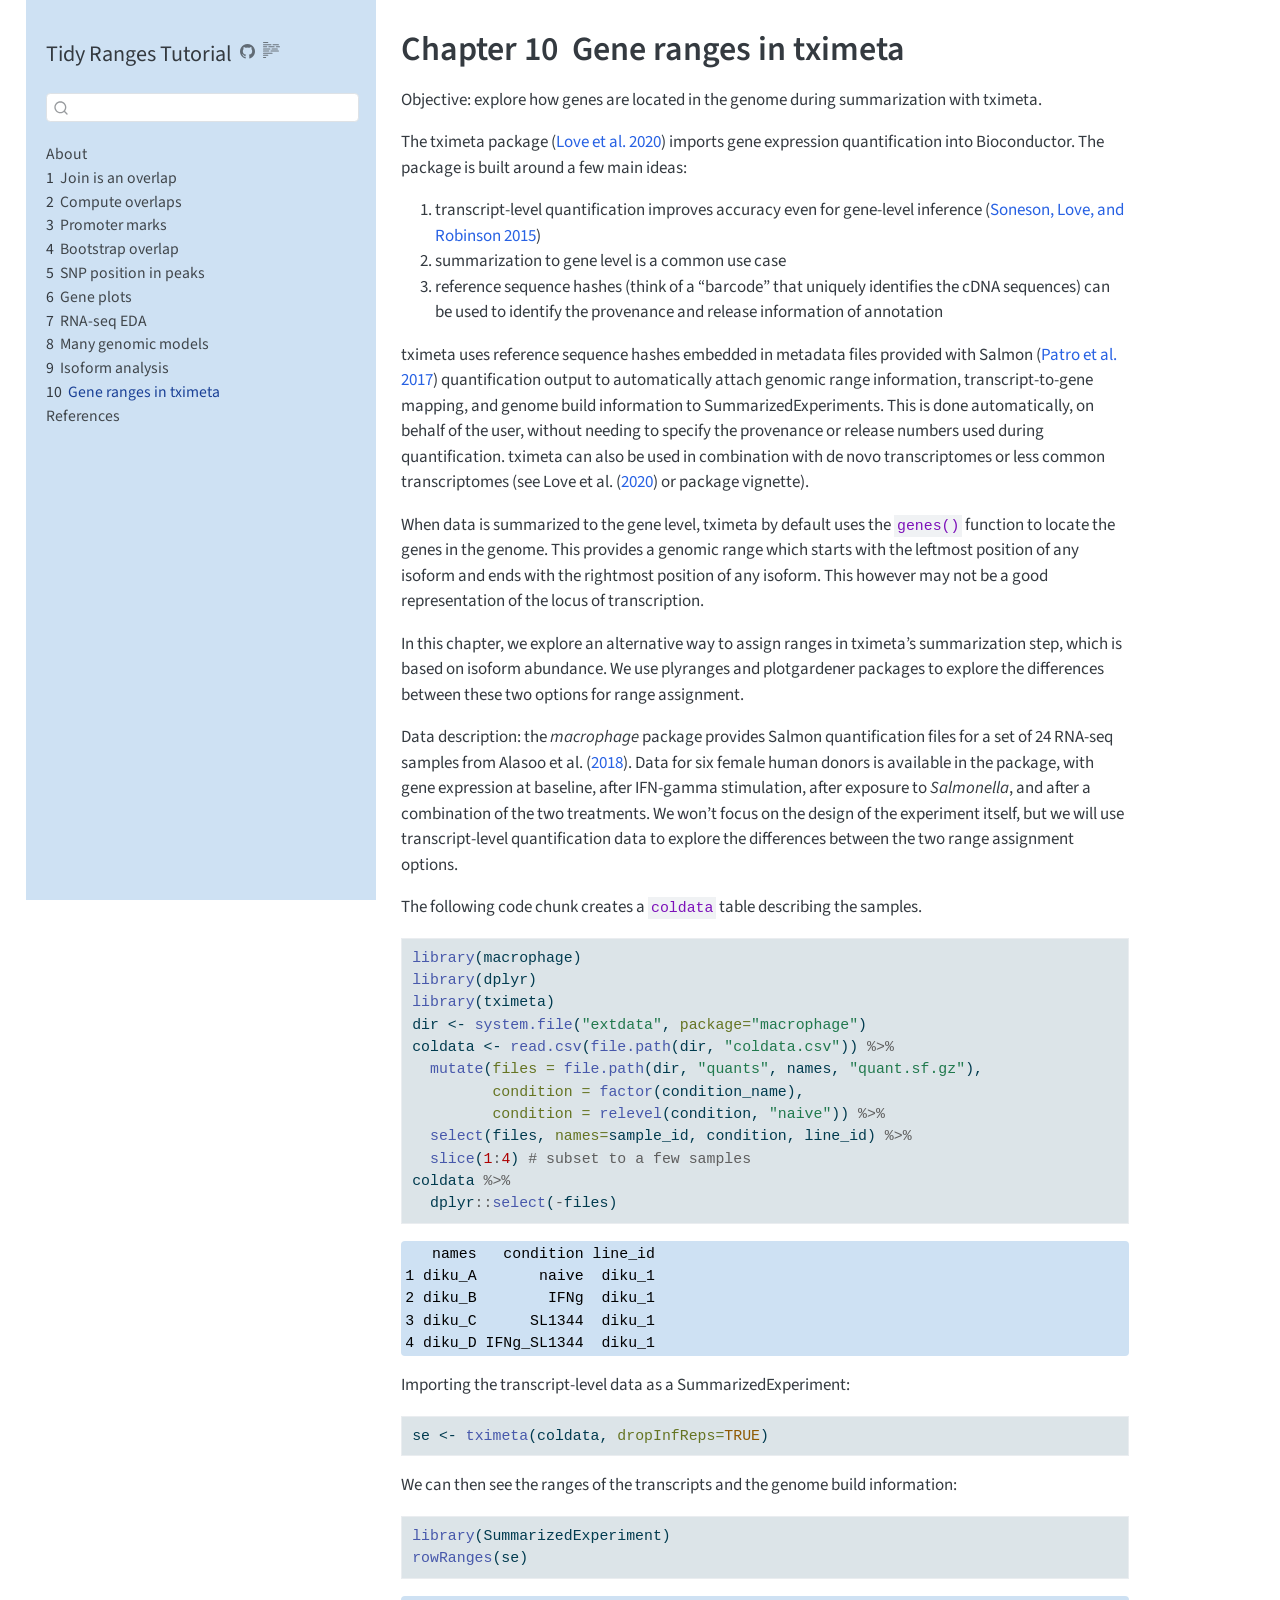
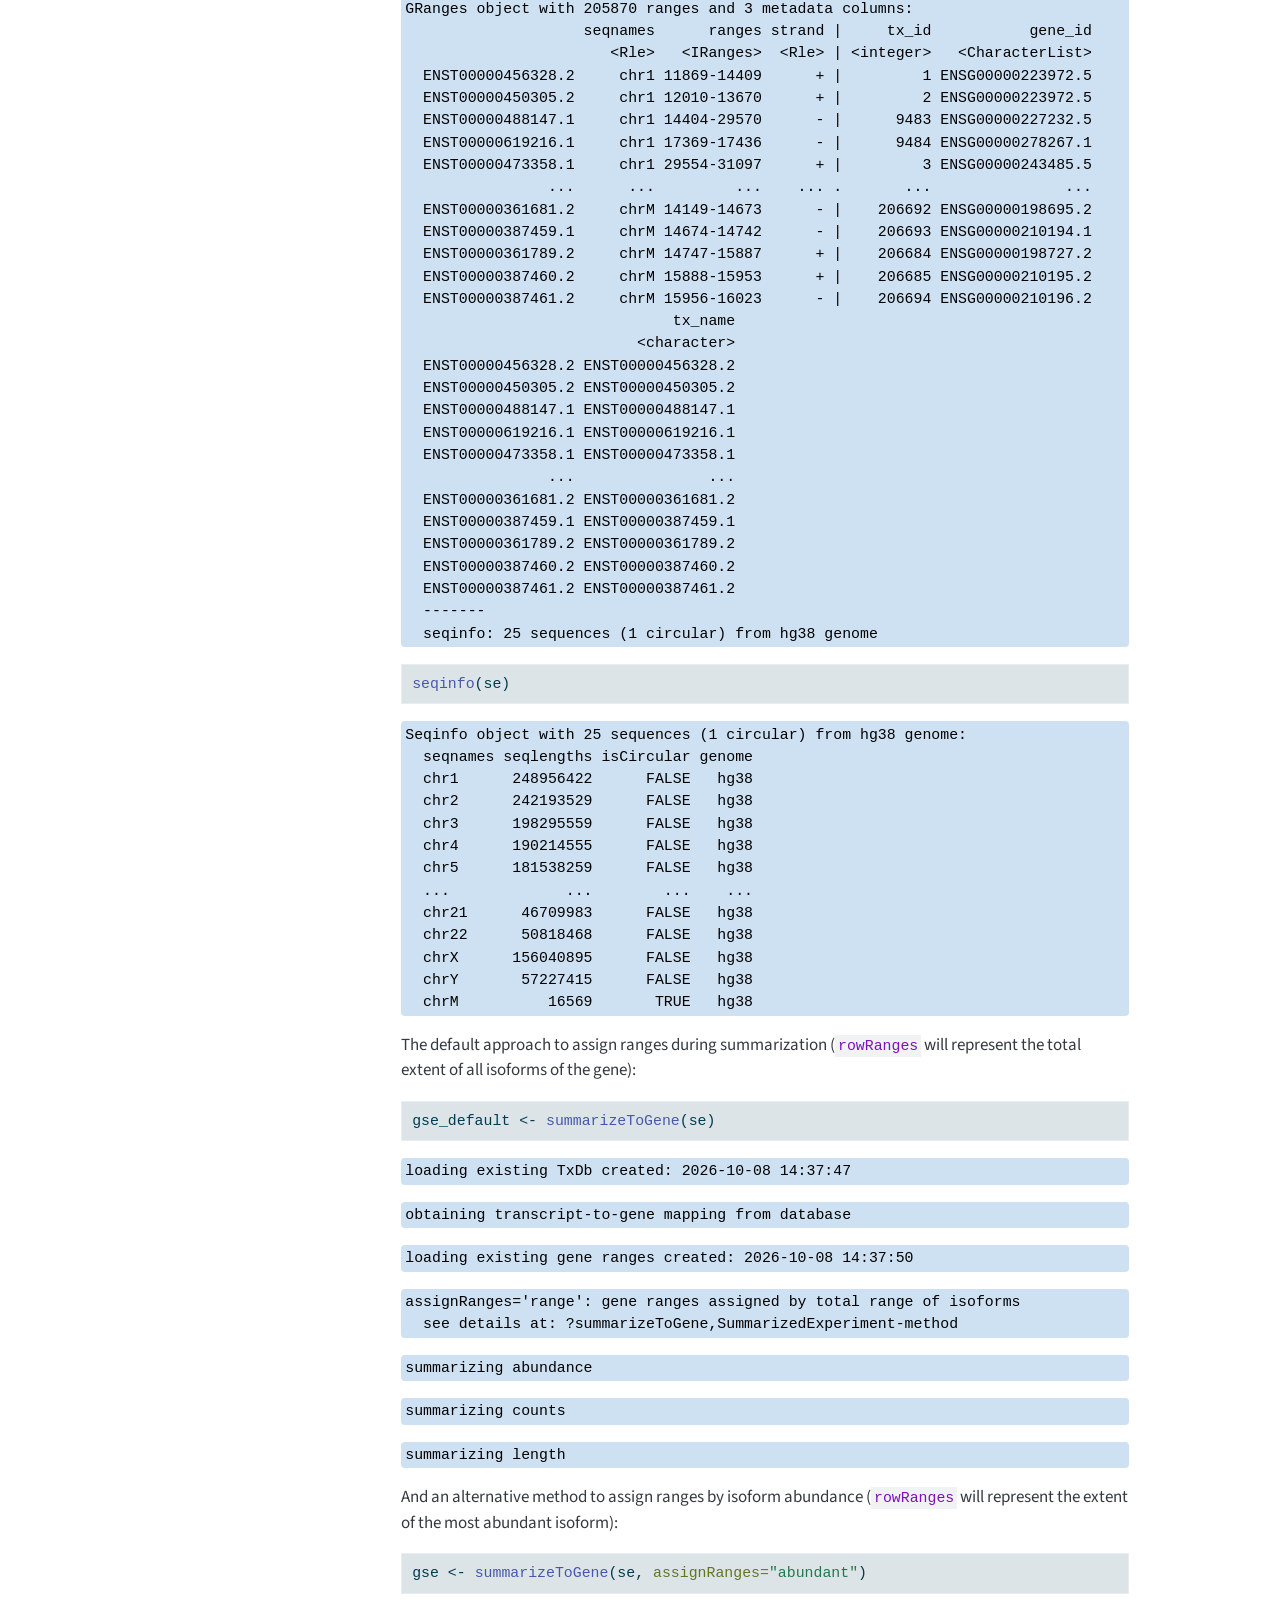
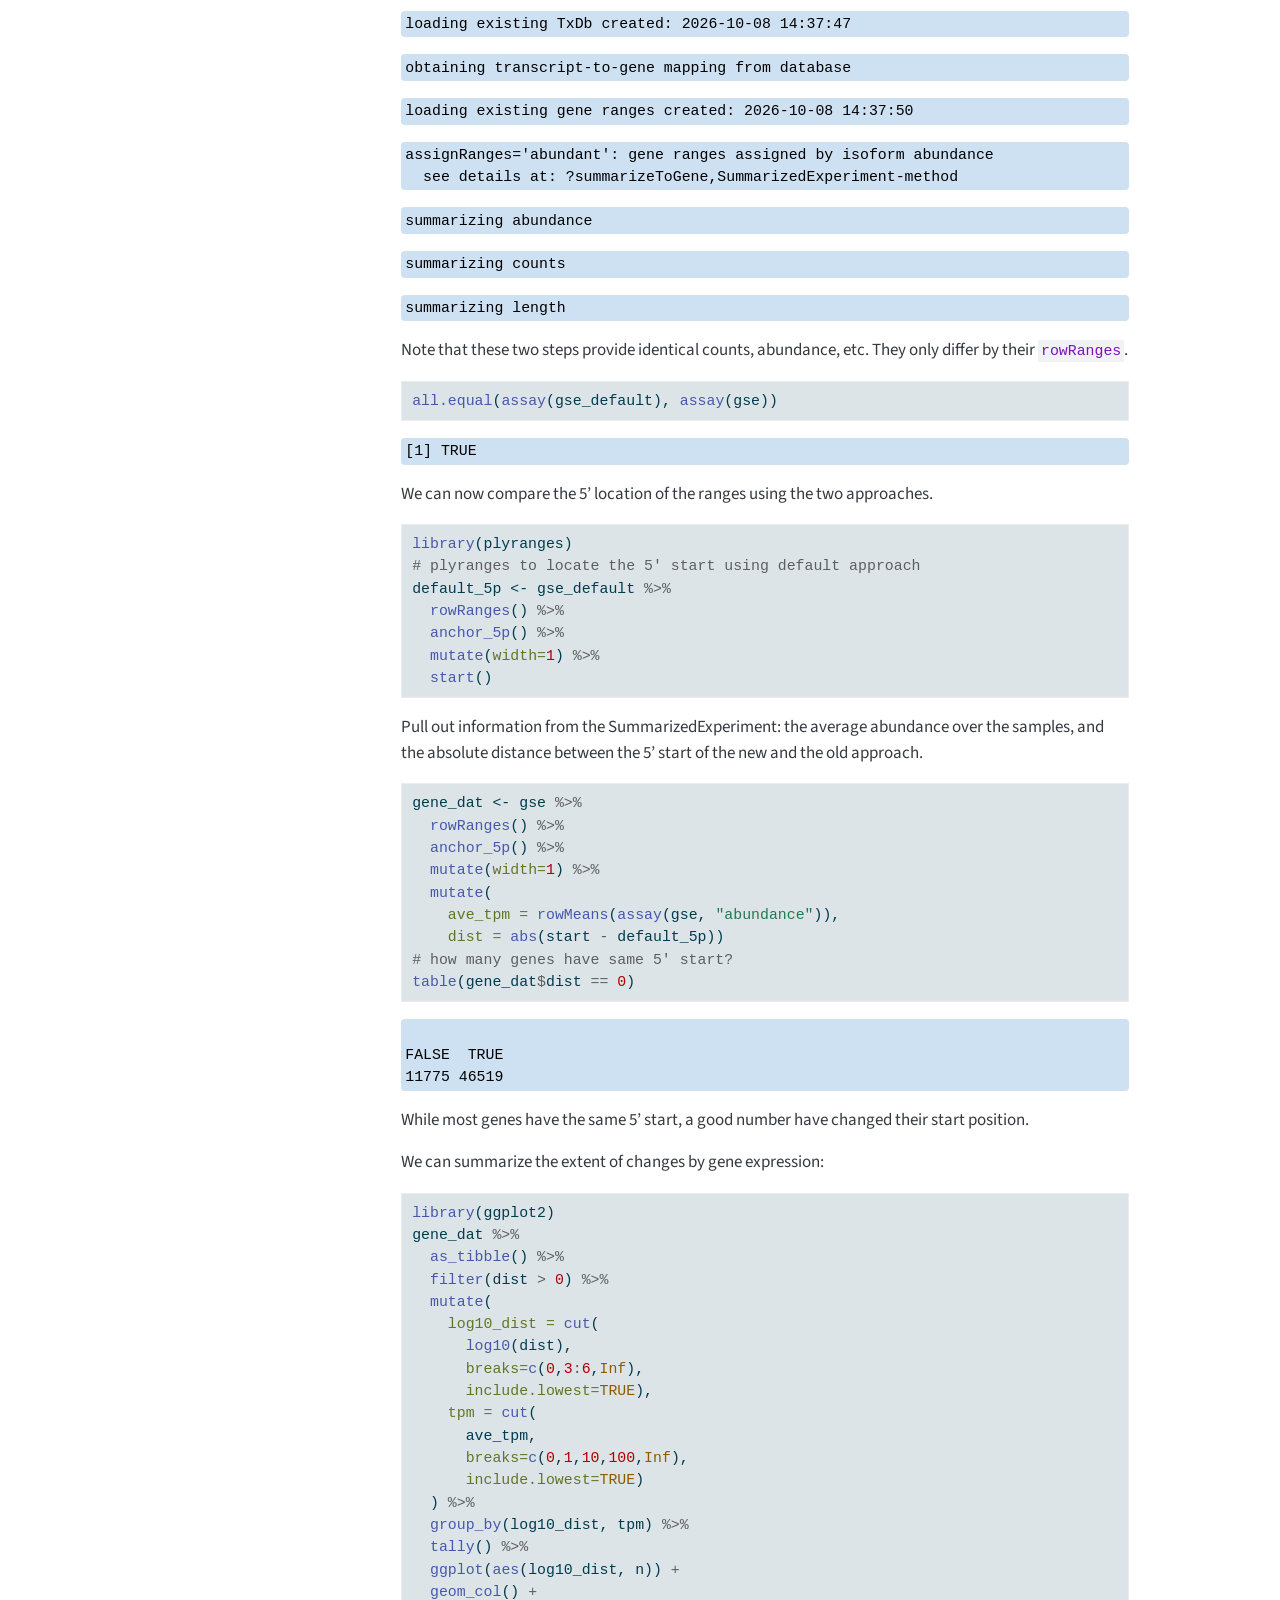
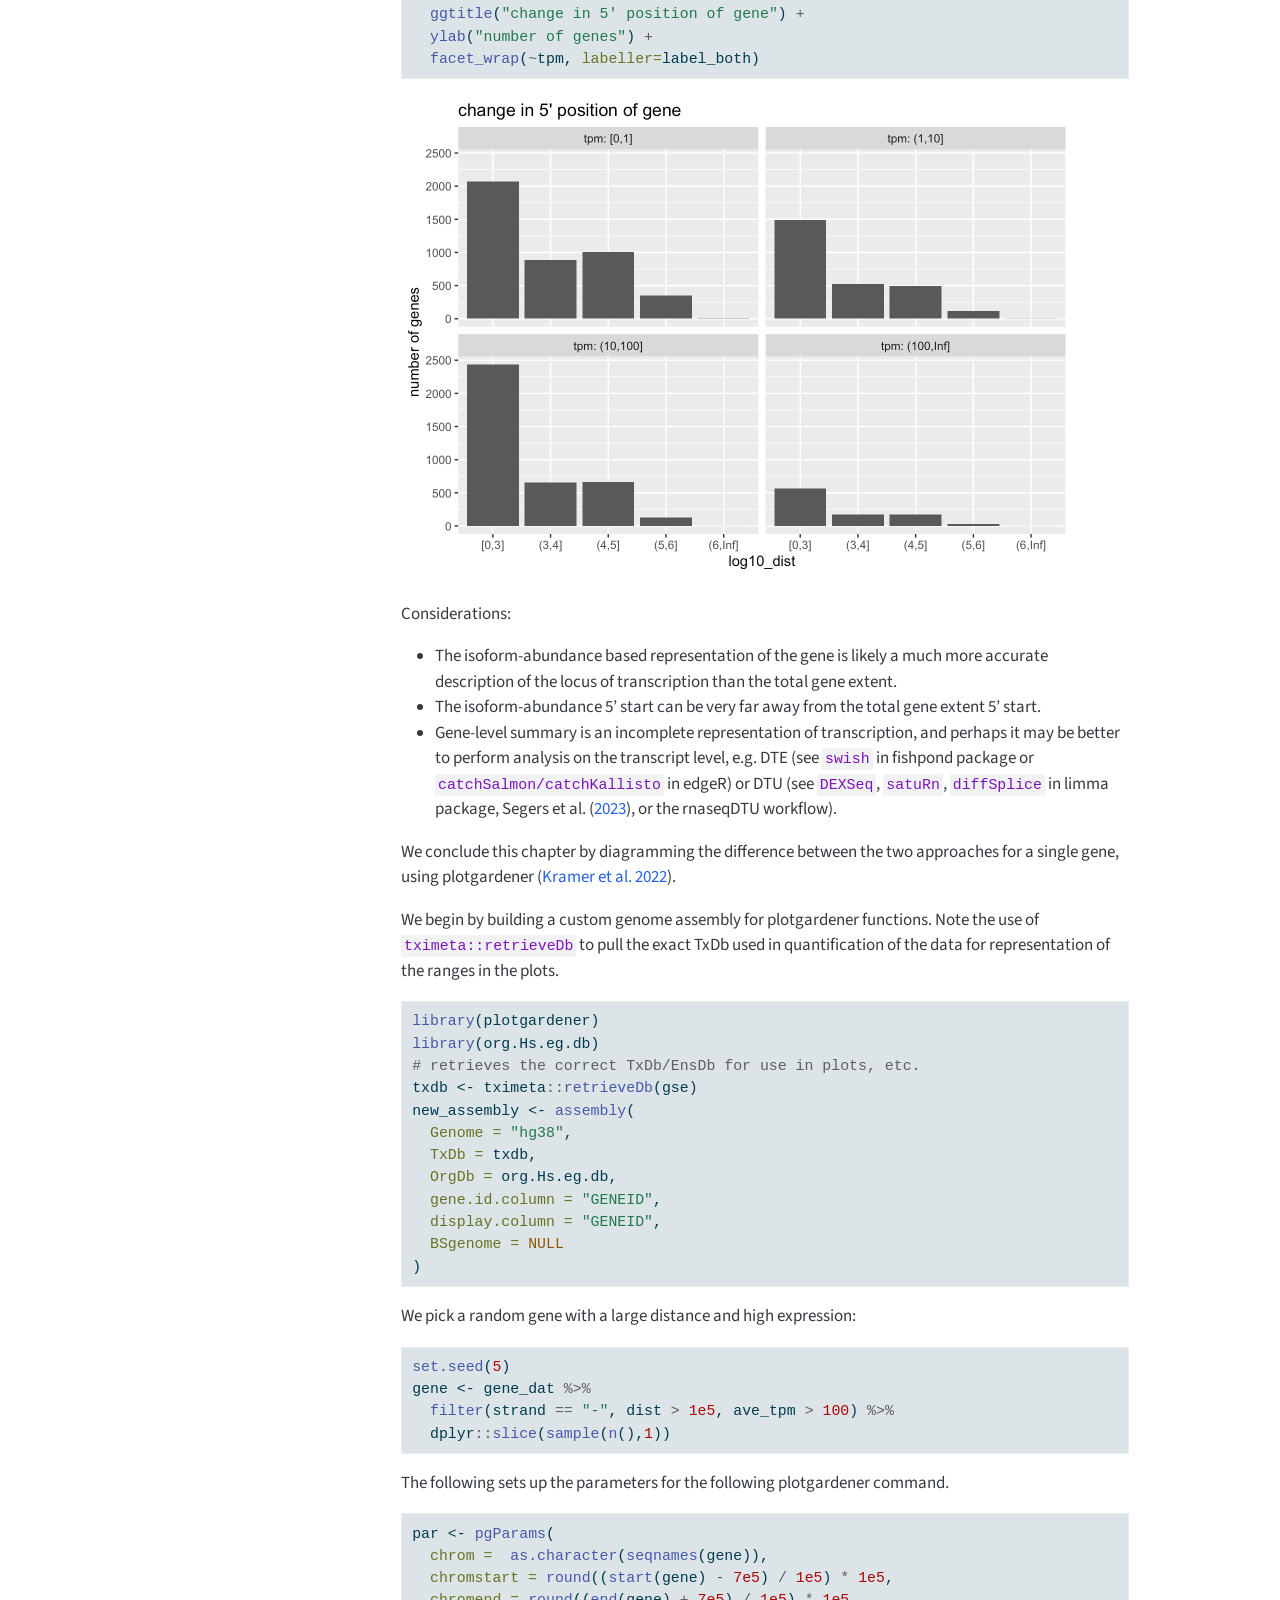
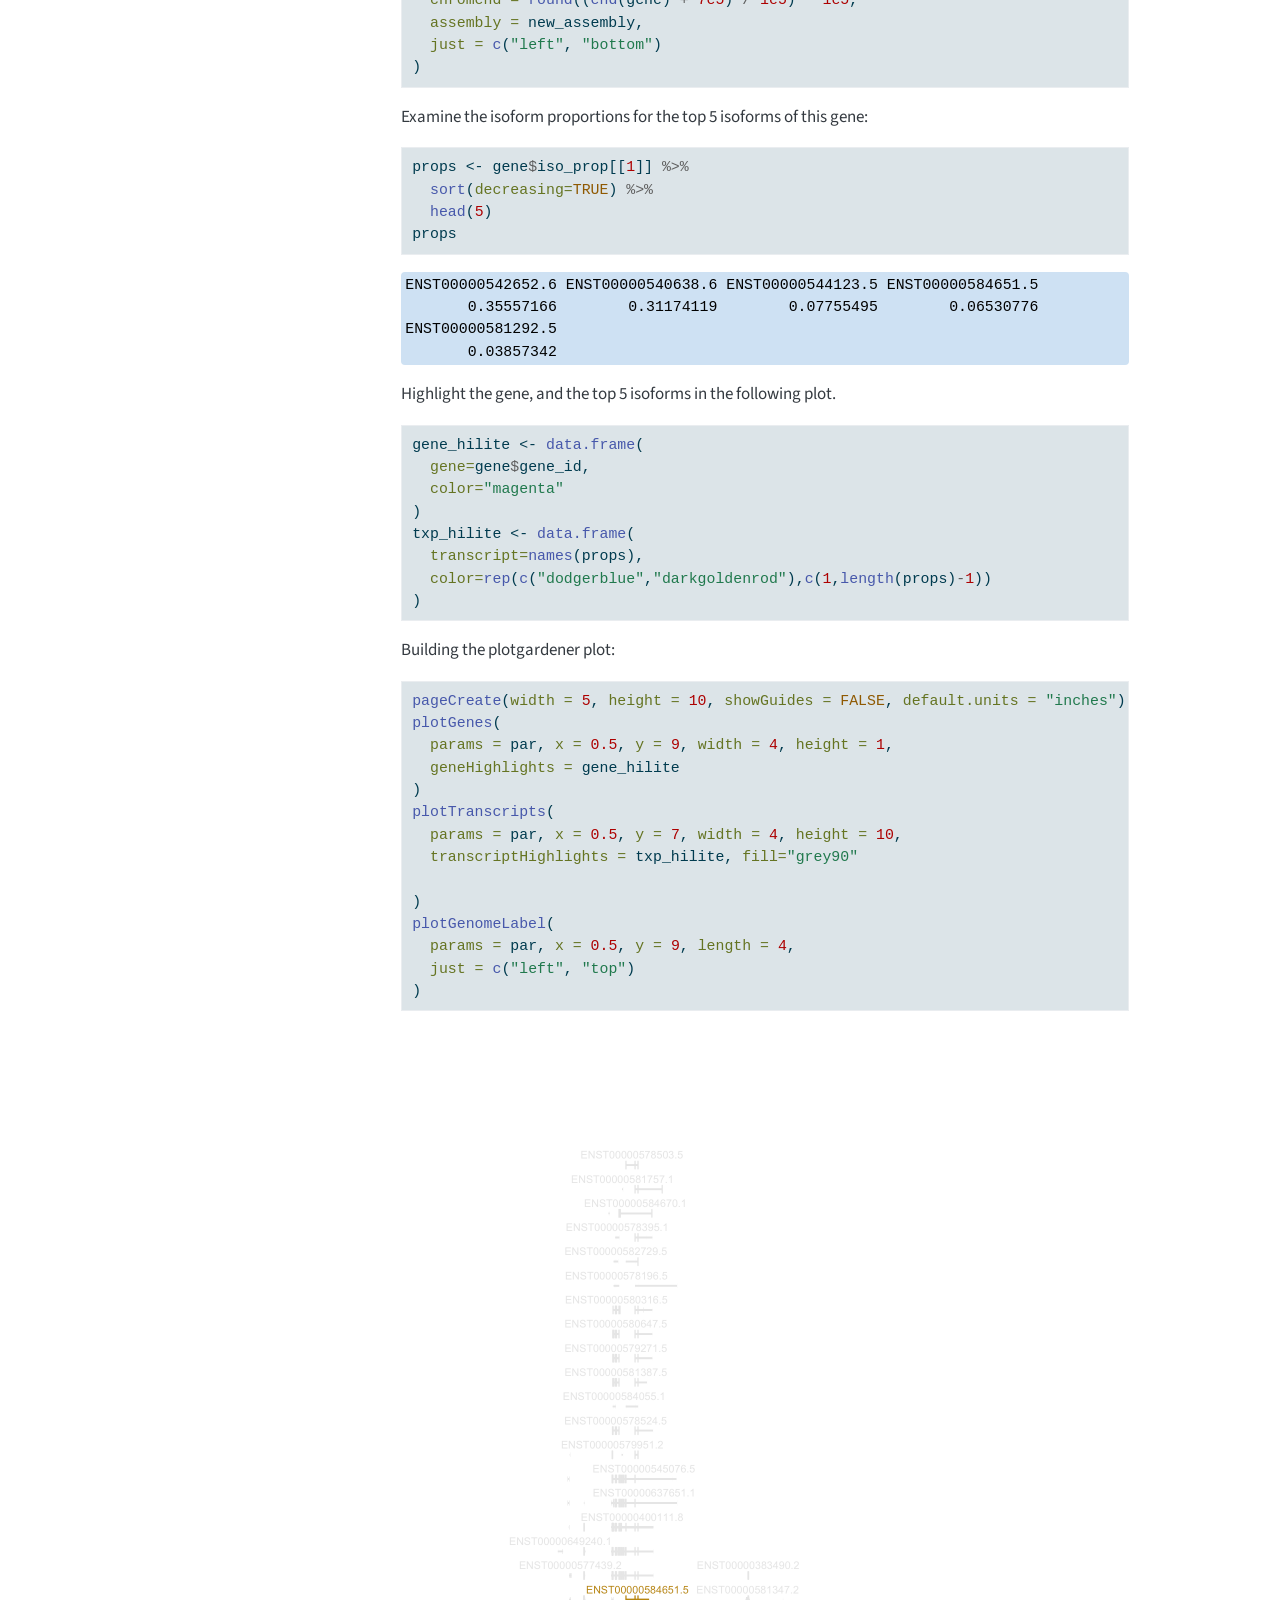
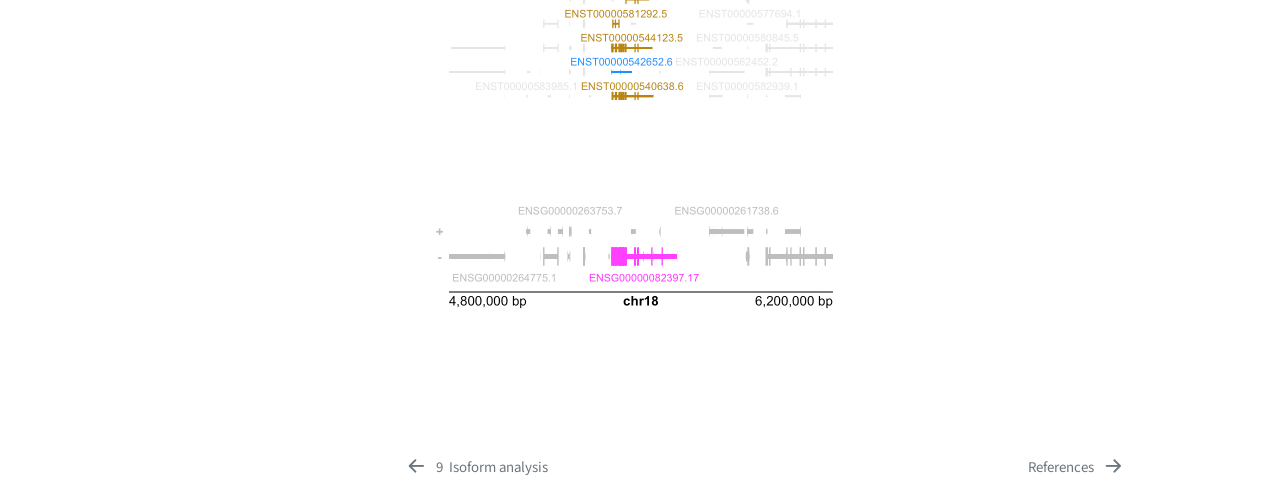
<file: tximeta-gene-range.html>
<!DOCTYPE html>
<html xmlns="http://www.w3.org/1999/xhtml" lang="en" xml:lang="en"><head>

<meta charset="utf-8">
<meta name="generator" content="quarto-1.8.25">

<meta name="viewport" content="width=device-width, initial-scale=1.0, user-scalable=yes">

<meta name="description" content="Basic examples of computing operations on genomic ranges using the tidy data philosophy.">

<title>10&nbsp; Gene ranges in tximeta – Tidy Ranges Tutorial</title>
<style>
code{white-space: pre-wrap;}
span.smallcaps{font-variant: small-caps;}
div.columns{display: flex; gap: min(4vw, 1.5em);}
div.column{flex: auto; overflow-x: auto;}
div.hanging-indent{margin-left: 1.5em; text-indent: -1.5em;}
ul.task-list{list-style: none;}
ul.task-list li input[type="checkbox"] {
  width: 0.8em;
  margin: 0 0.8em 0.2em -1em; /* quarto-specific, see https://github.com/quarto-dev/quarto-cli/issues/4556 */ 
  vertical-align: middle;
}
/* CSS for syntax highlighting */
html { -webkit-text-size-adjust: 100%; }
pre > code.sourceCode { white-space: pre; position: relative; }
pre > code.sourceCode > span { display: inline-block; line-height: 1.25; }
pre > code.sourceCode > span:empty { height: 1.2em; }
.sourceCode { overflow: visible; }
code.sourceCode > span { color: inherit; text-decoration: inherit; }
div.sourceCode { margin: 1em 0; }
pre.sourceCode { margin: 0; }
@media screen {
div.sourceCode { overflow: auto; }
}
@media print {
pre > code.sourceCode { white-space: pre-wrap; }
pre > code.sourceCode > span { text-indent: -5em; padding-left: 5em; }
}
pre.numberSource code
  { counter-reset: source-line 0; }
pre.numberSource code > span
  { position: relative; left: -4em; counter-increment: source-line; }
pre.numberSource code > span > a:first-child::before
  { content: counter(source-line);
    position: relative; left: -1em; text-align: right; vertical-align: baseline;
    border: none; display: inline-block;
    -webkit-touch-callout: none; -webkit-user-select: none;
    -khtml-user-select: none; -moz-user-select: none;
    -ms-user-select: none; user-select: none;
    padding: 0 4px; width: 4em;
  }
pre.numberSource { margin-left: 3em;  padding-left: 4px; }
div.sourceCode
  {   }
@media screen {
pre > code.sourceCode > span > a:first-child::before { text-decoration: underline; }
}
/* CSS for citations */
div.csl-bib-body { }
div.csl-entry {
  clear: both;
  margin-bottom: 0em;
}
.hanging-indent div.csl-entry {
  margin-left:2em;
  text-indent:-2em;
}
div.csl-left-margin {
  min-width:2em;
  float:left;
}
div.csl-right-inline {
  margin-left:2em;
  padding-left:1em;
}
div.csl-indent {
  margin-left: 2em;
}</style>


<script src="site_libs/quarto-nav/quarto-nav.js"></script>
<script src="site_libs/quarto-nav/headroom.min.js"></script>
<script src="site_libs/clipboard/clipboard.min.js"></script>
<script src="site_libs/quarto-search/autocomplete.umd.js"></script>
<script src="site_libs/quarto-search/fuse.min.js"></script>
<script src="site_libs/quarto-search/quarto-search.js"></script>
<meta name="quarto:offset" content="./">
<link href="./references.html" rel="next">
<link href="./isoform-analysis.html" rel="prev">
<script src="site_libs/quarto-html/quarto.js" type="module"></script>
<script src="site_libs/quarto-html/tabsets/tabsets.js" type="module"></script>
<script src="site_libs/quarto-html/axe/axe-check.js" type="module"></script>
<script src="site_libs/quarto-html/popper.min.js"></script>
<script src="site_libs/quarto-html/tippy.umd.min.js"></script>
<script src="site_libs/quarto-html/anchor.min.js"></script>
<link href="site_libs/quarto-html/tippy.css" rel="stylesheet">
<link href="site_libs/quarto-html/quarto-syntax-highlighting-7b89279ff1a6dce999919e0e67d4d9ec.css" rel="stylesheet" id="quarto-text-highlighting-styles">
<script src="site_libs/bootstrap/bootstrap.min.js"></script>
<link href="site_libs/bootstrap/bootstrap-icons.css" rel="stylesheet">
<link href="site_libs/bootstrap/bootstrap-c6f9d354b36357777b2939029902c182.min.css" rel="stylesheet" append-hash="true" id="quarto-bootstrap" data-mode="light">
<script id="quarto-search-options" type="application/json">{
  "location": "sidebar",
  "copy-button": false,
  "collapse-after": 3,
  "panel-placement": "start",
  "type": "textbox",
  "limit": 50,
  "keyboard-shortcut": [
    "f",
    "/",
    "s"
  ],
  "show-item-context": false,
  "language": {
    "search-no-results-text": "No results",
    "search-matching-documents-text": "matching documents",
    "search-copy-link-title": "Copy link to search",
    "search-hide-matches-text": "Hide additional matches",
    "search-more-match-text": "more match in this document",
    "search-more-matches-text": "more matches in this document",
    "search-clear-button-title": "Clear",
    "search-text-placeholder": "",
    "search-detached-cancel-button-title": "Cancel",
    "search-submit-button-title": "Submit",
    "search-label": "Search"
  }
}</script>


<link rel="stylesheet" href="toc.css">
</head>

<body class="nav-sidebar floating quarto-light">

<div id="quarto-search-results"></div>
  <header id="quarto-header" class="headroom fixed-top">
  <nav class="quarto-secondary-nav">
    <div class="container-fluid d-flex">
      <button type="button" class="quarto-btn-toggle btn" data-bs-toggle="collapse" role="button" data-bs-target=".quarto-sidebar-collapse-item" aria-controls="quarto-sidebar" aria-expanded="false" aria-label="Toggle sidebar navigation" onclick="if (window.quartoToggleHeadroom) { window.quartoToggleHeadroom(); }">
        <i class="bi bi-layout-text-sidebar-reverse"></i>
      </button>
        <nav class="quarto-page-breadcrumbs" aria-label="breadcrumb"><ol class="breadcrumb"><li class="breadcrumb-item"><a href="./tximeta-gene-range.html"><span class="chapter-number">10</span>&nbsp; <span class="chapter-title">Gene ranges in tximeta</span></a></li></ol></nav>
        <a class="flex-grow-1" role="navigation" data-bs-toggle="collapse" data-bs-target=".quarto-sidebar-collapse-item" aria-controls="quarto-sidebar" aria-expanded="false" aria-label="Toggle sidebar navigation" onclick="if (window.quartoToggleHeadroom) { window.quartoToggleHeadroom(); }">      
        </a>
      <button type="button" class="btn quarto-search-button" aria-label="Search" onclick="window.quartoOpenSearch();">
        <i class="bi bi-search"></i>
      </button>
    </div>
  </nav>
</header>
<!-- content -->
<div id="quarto-content" class="quarto-container page-columns page-rows-contents page-layout-article">
<!-- sidebar -->
  <nav id="quarto-sidebar" class="sidebar collapse collapse-horizontal quarto-sidebar-collapse-item sidebar-navigation floating overflow-auto">
    <div class="pt-lg-2 mt-2 text-left sidebar-header sidebar-header-stacked">
      <a href="./index.html" class="sidebar-logo-link">
      </a>
    <div class="sidebar-title mb-0 py-0">
      <a href="./">Tidy Ranges Tutorial</a> 
        <div class="sidebar-tools-main">
    <a href="https://github.com/tidybiology/tidy-ranges-tutorial" title="Source Code" class="quarto-navigation-tool px-1" aria-label="Source Code"><i class="bi bi-github"></i></a>
  <a href="" class="quarto-reader-toggle quarto-navigation-tool px-1" onclick="window.quartoToggleReader(); return false;" title="Toggle reader mode">
  <div class="quarto-reader-toggle-btn">
  <i class="bi"></i>
  </div>
</a>
</div>
    </div>
      </div>
        <div class="mt-2 flex-shrink-0 align-items-center">
        <div class="sidebar-search">
        <div id="quarto-search" class="" title="Search"></div>
        </div>
        </div>
    <div class="sidebar-menu-container"> 
    <ul class="list-unstyled mt-1">
        <li class="sidebar-item">
  <div class="sidebar-item-container"> 
  <a href="./index.html" class="sidebar-item-text sidebar-link">
 <span class="menu-text">About</span></a>
  </div>
</li>
        <li class="sidebar-item">
  <div class="sidebar-item-container"> 
  <a href="./join-is-an-overlap.html" class="sidebar-item-text sidebar-link">
 <span class="menu-text"><span class="chapter-number">1</span>&nbsp; <span class="chapter-title">Join is an overlap</span></span></a>
  </div>
</li>
        <li class="sidebar-item">
  <div class="sidebar-item-container"> 
  <a href="./compute-overlaps.html" class="sidebar-item-text sidebar-link">
 <span class="menu-text"><span class="chapter-number">2</span>&nbsp; <span class="chapter-title">Compute overlaps</span></span></a>
  </div>
</li>
        <li class="sidebar-item">
  <div class="sidebar-item-container"> 
  <a href="./promoter-marks.html" class="sidebar-item-text sidebar-link">
 <span class="menu-text"><span class="chapter-number">3</span>&nbsp; <span class="chapter-title">Promoter marks</span></span></a>
  </div>
</li>
        <li class="sidebar-item">
  <div class="sidebar-item-container"> 
  <a href="./bootstrap-overlap.html" class="sidebar-item-text sidebar-link">
 <span class="menu-text"><span class="chapter-number">4</span>&nbsp; <span class="chapter-title">Bootstrap overlap</span></span></a>
  </div>
</li>
        <li class="sidebar-item">
  <div class="sidebar-item-container"> 
  <a href="./snp-position-in-peaks.html" class="sidebar-item-text sidebar-link">
 <span class="menu-text"><span class="chapter-number">5</span>&nbsp; <span class="chapter-title">SNP position in peaks</span></span></a>
  </div>
</li>
        <li class="sidebar-item">
  <div class="sidebar-item-container"> 
  <a href="./gene-plots.html" class="sidebar-item-text sidebar-link">
 <span class="menu-text"><span class="chapter-number">6</span>&nbsp; <span class="chapter-title">Gene plots</span></span></a>
  </div>
</li>
        <li class="sidebar-item">
  <div class="sidebar-item-container"> 
  <a href="./rna-seq-eda.html" class="sidebar-item-text sidebar-link">
 <span class="menu-text"><span class="chapter-number">7</span>&nbsp; <span class="chapter-title">RNA-seq EDA</span></span></a>
  </div>
</li>
        <li class="sidebar-item">
  <div class="sidebar-item-container"> 
  <a href="./many-genomic-models.html" class="sidebar-item-text sidebar-link">
 <span class="menu-text"><span class="chapter-number">8</span>&nbsp; <span class="chapter-title">Many genomic models</span></span></a>
  </div>
</li>
        <li class="sidebar-item">
  <div class="sidebar-item-container"> 
  <a href="./isoform-analysis.html" class="sidebar-item-text sidebar-link">
 <span class="menu-text"><span class="chapter-number">9</span>&nbsp; <span class="chapter-title">Isoform analysis</span></span></a>
  </div>
</li>
        <li class="sidebar-item">
  <div class="sidebar-item-container"> 
  <a href="./tximeta-gene-range.html" class="sidebar-item-text sidebar-link active">
 <span class="menu-text"><span class="chapter-number">10</span>&nbsp; <span class="chapter-title">Gene ranges in tximeta</span></span></a>
  </div>
</li>
        <li class="sidebar-item">
  <div class="sidebar-item-container"> 
  <a href="./references.html" class="sidebar-item-text sidebar-link">
 <span class="menu-text">References</span></a>
  </div>
</li>
    </ul>
    </div>
</nav>
<div id="quarto-sidebar-glass" class="quarto-sidebar-collapse-item" data-bs-toggle="collapse" data-bs-target=".quarto-sidebar-collapse-item"></div>
<!-- margin-sidebar -->
    <div id="quarto-margin-sidebar" class="sidebar margin-sidebar zindex-bottom">
        
    </div>
<!-- main -->
<main class="content" id="quarto-document-content">

<header id="title-block-header" class="quarto-title-block default">
<div class="quarto-title">
<h1 class="title"><span class="chapter-number">10</span>&nbsp; <span class="chapter-title">Gene ranges in tximeta</span></h1>
</div>



<div class="quarto-title-meta">

    
  
    
  </div>
  


</header>


<p>Objective: explore how genes are located in the genome during summarization with tximeta.</p>
<p>The tximeta package <span class="citation" data-cites="Love2020">(<a href="references.html#ref-Love2020" role="doc-biblioref">Love et al. 2020</a>)</span> imports gene expression quantification into Bioconductor. The package is built around a few main ideas:</p>
<ol type="1">
<li>transcript-level quantification improves accuracy even for gene-level inference <span class="citation" data-cites="Soneson2015">(<a href="references.html#ref-Soneson2015" role="doc-biblioref">Soneson, Love, and Robinson 2015</a>)</span></li>
<li>summarization to gene level is a common use case</li>
<li>reference sequence hashes (think of a “barcode” that uniquely identifies the cDNA sequences) can be used to identify the provenance and release information of annotation</li>
</ol>
<p>tximeta uses reference sequence hashes embedded in metadata files provided with Salmon <span class="citation" data-cites="Patro2017">(<a href="references.html#ref-Patro2017" role="doc-biblioref">Patro et al. 2017</a>)</span> quantification output to automatically attach genomic range information, transcript-to-gene mapping, and genome build information to SummarizedExperiments. This is done automatically, on behalf of the user, without needing to specify the provenance or release numbers used during quantification. tximeta can also be used in combination with de novo transcriptomes or less common transcriptomes (see <span class="citation" data-cites="Love2020">Love et al. (<a href="references.html#ref-Love2020" role="doc-biblioref">2020</a>)</span> or package vignette).</p>
<p>When data is summarized to the gene level, tximeta by default uses the <code>genes()</code> function to locate the genes in the genome. This provides a genomic range which starts with the leftmost position of any isoform and ends with the rightmost position of any isoform. This however may not be a good representation of the locus of transcription.</p>
<p>In this chapter, we explore an alternative way to assign ranges in tximeta’s summarization step, which is based on isoform abundance. We use plyranges and plotgardener packages to explore the differences between these two options for range assignment.</p>
<p>Data description: the <em>macrophage</em> package provides Salmon quantification files for a set of 24 RNA-seq samples from <span class="citation" data-cites="Alasoo2018">Alasoo et al. (<a href="references.html#ref-Alasoo2018" role="doc-biblioref">2018</a>)</span>. Data for six female human donors is available in the package, with gene expression at baseline, after IFN-gamma stimulation, after exposure to <em>Salmonella</em>, and after a combination of the two treatments. We won’t focus on the design of the experiment itself, but we will use transcript-level quantification data to explore the differences between the two range assignment options.</p>
<p>The following code chunk creates a <code>coldata</code> table describing the samples.</p>
<div class="cell">
<div class="code-copy-outer-scaffold"><div class="sourceCode cell-code" id="cb1"><pre class="sourceCode r code-with-copy"><code class="sourceCode r"><span id="cb1-1"><a href="#cb1-1" aria-hidden="true" tabindex="-1"></a><span class="fu">library</span>(macrophage)</span>
<span id="cb1-2"><a href="#cb1-2" aria-hidden="true" tabindex="-1"></a><span class="fu">library</span>(dplyr)</span>
<span id="cb1-3"><a href="#cb1-3" aria-hidden="true" tabindex="-1"></a><span class="fu">library</span>(tximeta)</span>
<span id="cb1-4"><a href="#cb1-4" aria-hidden="true" tabindex="-1"></a>dir <span class="ot">&lt;-</span> <span class="fu">system.file</span>(<span class="st">"extdata"</span>, <span class="at">package=</span><span class="st">"macrophage"</span>)</span>
<span id="cb1-5"><a href="#cb1-5" aria-hidden="true" tabindex="-1"></a>coldata <span class="ot">&lt;-</span> <span class="fu">read.csv</span>(<span class="fu">file.path</span>(dir, <span class="st">"coldata.csv"</span>)) <span class="sc">%&gt;%</span></span>
<span id="cb1-6"><a href="#cb1-6" aria-hidden="true" tabindex="-1"></a>  <span class="fu">mutate</span>(<span class="at">files =</span> <span class="fu">file.path</span>(dir, <span class="st">"quants"</span>, names, <span class="st">"quant.sf.gz"</span>),</span>
<span id="cb1-7"><a href="#cb1-7" aria-hidden="true" tabindex="-1"></a>         <span class="at">condition =</span> <span class="fu">factor</span>(condition_name),</span>
<span id="cb1-8"><a href="#cb1-8" aria-hidden="true" tabindex="-1"></a>         <span class="at">condition =</span> <span class="fu">relevel</span>(condition, <span class="st">"naive"</span>)) <span class="sc">%&gt;%</span></span>
<span id="cb1-9"><a href="#cb1-9" aria-hidden="true" tabindex="-1"></a>  <span class="fu">select</span>(files, <span class="at">names=</span>sample_id, condition, line_id) <span class="sc">%&gt;%</span></span>
<span id="cb1-10"><a href="#cb1-10" aria-hidden="true" tabindex="-1"></a>  <span class="fu">slice</span>(<span class="dv">1</span><span class="sc">:</span><span class="dv">4</span>) <span class="co"># subset to a few samples</span></span>
<span id="cb1-11"><a href="#cb1-11" aria-hidden="true" tabindex="-1"></a>coldata <span class="sc">%&gt;%</span></span>
<span id="cb1-12"><a href="#cb1-12" aria-hidden="true" tabindex="-1"></a>  dplyr<span class="sc">::</span><span class="fu">select</span>(<span class="sc">-</span>files)</span></code></pre></div><button title="Copy to Clipboard" class="code-copy-button"><i class="bi"></i></button></div>
<div class="cell-output cell-output-stdout">
<pre><code>   names   condition line_id
1 diku_A       naive  diku_1
2 diku_B        IFNg  diku_1
3 diku_C      SL1344  diku_1
4 diku_D IFNg_SL1344  diku_1</code></pre>
</div>
</div>
<p>Importing the transcript-level data as a SummarizedExperiment:</p>
<div class="cell">
<div class="code-copy-outer-scaffold"><div class="sourceCode cell-code" id="cb3"><pre class="sourceCode r code-with-copy"><code class="sourceCode r"><span id="cb3-1"><a href="#cb3-1" aria-hidden="true" tabindex="-1"></a>se <span class="ot">&lt;-</span> <span class="fu">tximeta</span>(coldata, <span class="at">dropInfReps=</span><span class="cn">TRUE</span>)</span></code></pre></div><button title="Copy to Clipboard" class="code-copy-button"><i class="bi"></i></button></div>
</div>
<p>We can then see the ranges of the transcripts and the genome build information:</p>
<div class="cell">
<div class="code-copy-outer-scaffold"><div class="sourceCode cell-code" id="cb4"><pre class="sourceCode r code-with-copy"><code class="sourceCode r"><span id="cb4-1"><a href="#cb4-1" aria-hidden="true" tabindex="-1"></a><span class="fu">library</span>(SummarizedExperiment)</span>
<span id="cb4-2"><a href="#cb4-2" aria-hidden="true" tabindex="-1"></a><span class="fu">rowRanges</span>(se)</span></code></pre></div><button title="Copy to Clipboard" class="code-copy-button"><i class="bi"></i></button></div>
<div class="cell-output cell-output-stdout">
<pre><code>GRanges object with 205870 ranges and 3 metadata columns:
                    seqnames      ranges strand |     tx_id           gene_id
                       &lt;Rle&gt;   &lt;IRanges&gt;  &lt;Rle&gt; | &lt;integer&gt;   &lt;CharacterList&gt;
  ENST00000456328.2     chr1 11869-14409      + |         1 ENSG00000223972.5
  ENST00000450305.2     chr1 12010-13670      + |         2 ENSG00000223972.5
  ENST00000488147.1     chr1 14404-29570      - |      9483 ENSG00000227232.5
  ENST00000619216.1     chr1 17369-17436      - |      9484 ENSG00000278267.1
  ENST00000473358.1     chr1 29554-31097      + |         3 ENSG00000243485.5
                ...      ...         ...    ... .       ...               ...
  ENST00000361681.2     chrM 14149-14673      - |    206692 ENSG00000198695.2
  ENST00000387459.1     chrM 14674-14742      - |    206693 ENSG00000210194.1
  ENST00000361789.2     chrM 14747-15887      + |    206684 ENSG00000198727.2
  ENST00000387460.2     chrM 15888-15953      + |    206685 ENSG00000210195.2
  ENST00000387461.2     chrM 15956-16023      - |    206694 ENSG00000210196.2
                              tx_name
                          &lt;character&gt;
  ENST00000456328.2 ENST00000456328.2
  ENST00000450305.2 ENST00000450305.2
  ENST00000488147.1 ENST00000488147.1
  ENST00000619216.1 ENST00000619216.1
  ENST00000473358.1 ENST00000473358.1
                ...               ...
  ENST00000361681.2 ENST00000361681.2
  ENST00000387459.1 ENST00000387459.1
  ENST00000361789.2 ENST00000361789.2
  ENST00000387460.2 ENST00000387460.2
  ENST00000387461.2 ENST00000387461.2
  -------
  seqinfo: 25 sequences (1 circular) from hg38 genome</code></pre>
</div>
<div class="code-copy-outer-scaffold"><div class="sourceCode cell-code" id="cb6"><pre class="sourceCode r code-with-copy"><code class="sourceCode r"><span id="cb6-1"><a href="#cb6-1" aria-hidden="true" tabindex="-1"></a><span class="fu">seqinfo</span>(se)</span></code></pre></div><button title="Copy to Clipboard" class="code-copy-button"><i class="bi"></i></button></div>
<div class="cell-output cell-output-stdout">
<pre><code>Seqinfo object with 25 sequences (1 circular) from hg38 genome:
  seqnames seqlengths isCircular genome
  chr1      248956422      FALSE   hg38
  chr2      242193529      FALSE   hg38
  chr3      198295559      FALSE   hg38
  chr4      190214555      FALSE   hg38
  chr5      181538259      FALSE   hg38
  ...             ...        ...    ...
  chr21      46709983      FALSE   hg38
  chr22      50818468      FALSE   hg38
  chrX      156040895      FALSE   hg38
  chrY       57227415      FALSE   hg38
  chrM          16569       TRUE   hg38</code></pre>
</div>
</div>
<p>The default approach to assign ranges during summarization (<code>rowRanges</code> will represent the total extent of all isoforms of the gene):</p>
<div class="cell">
<div class="code-copy-outer-scaffold"><div class="sourceCode cell-code" id="cb8"><pre class="sourceCode r code-with-copy"><code class="sourceCode r"><span id="cb8-1"><a href="#cb8-1" aria-hidden="true" tabindex="-1"></a>gse_default <span class="ot">&lt;-</span> <span class="fu">summarizeToGene</span>(se)</span></code></pre></div><button title="Copy to Clipboard" class="code-copy-button"><i class="bi"></i></button></div>
<div class="cell-output cell-output-stderr">
<pre><code>loading existing TxDb created: 2026-10-08 14:37:47</code></pre>
</div>
<div class="cell-output cell-output-stderr">
<pre><code>obtaining transcript-to-gene mapping from database</code></pre>
</div>
<div class="cell-output cell-output-stderr">
<pre><code>loading existing gene ranges created: 2026-10-08 14:37:50</code></pre>
</div>
<div class="cell-output cell-output-stderr">
<pre><code>assignRanges='range': gene ranges assigned by total range of isoforms
  see details at: ?summarizeToGene,SummarizedExperiment-method</code></pre>
</div>
<div class="cell-output cell-output-stderr">
<pre><code>summarizing abundance</code></pre>
</div>
<div class="cell-output cell-output-stderr">
<pre><code>summarizing counts</code></pre>
</div>
<div class="cell-output cell-output-stderr">
<pre><code>summarizing length</code></pre>
</div>
</div>
<p>And an alternative method to assign ranges by isoform abundance (<code>rowRanges</code> will represent the extent of the most abundant isoform):</p>
<div class="cell">
<div class="code-copy-outer-scaffold"><div class="sourceCode cell-code" id="cb16"><pre class="sourceCode r code-with-copy"><code class="sourceCode r"><span id="cb16-1"><a href="#cb16-1" aria-hidden="true" tabindex="-1"></a>gse <span class="ot">&lt;-</span> <span class="fu">summarizeToGene</span>(se, <span class="at">assignRanges=</span><span class="st">"abundant"</span>)</span></code></pre></div><button title="Copy to Clipboard" class="code-copy-button"><i class="bi"></i></button></div>
<div class="cell-output cell-output-stderr">
<pre><code>loading existing TxDb created: 2026-10-08 14:37:47</code></pre>
</div>
<div class="cell-output cell-output-stderr">
<pre><code>obtaining transcript-to-gene mapping from database</code></pre>
</div>
<div class="cell-output cell-output-stderr">
<pre><code>loading existing gene ranges created: 2026-10-08 14:37:50</code></pre>
</div>
<div class="cell-output cell-output-stderr">
<pre><code>assignRanges='abundant': gene ranges assigned by isoform abundance
  see details at: ?summarizeToGene,SummarizedExperiment-method</code></pre>
</div>
<div class="cell-output cell-output-stderr">
<pre><code>summarizing abundance</code></pre>
</div>
<div class="cell-output cell-output-stderr">
<pre><code>summarizing counts</code></pre>
</div>
<div class="cell-output cell-output-stderr">
<pre><code>summarizing length</code></pre>
</div>
</div>
<p>Note that these two steps provide identical counts, abundance, etc. They only differ by their <code>rowRanges</code>.</p>
<div class="cell">
<div class="code-copy-outer-scaffold"><div class="sourceCode cell-code" id="cb24"><pre class="sourceCode r code-with-copy"><code class="sourceCode r"><span id="cb24-1"><a href="#cb24-1" aria-hidden="true" tabindex="-1"></a><span class="fu">all.equal</span>(<span class="fu">assay</span>(gse_default), <span class="fu">assay</span>(gse))</span></code></pre></div><button title="Copy to Clipboard" class="code-copy-button"><i class="bi"></i></button></div>
<div class="cell-output cell-output-stdout">
<pre><code>[1] TRUE</code></pre>
</div>
</div>
<p>We can now compare the 5’ location of the ranges using the two approaches.</p>
<div class="cell">
<div class="code-copy-outer-scaffold"><div class="sourceCode cell-code" id="cb26"><pre class="sourceCode r code-with-copy"><code class="sourceCode r"><span id="cb26-1"><a href="#cb26-1" aria-hidden="true" tabindex="-1"></a><span class="fu">library</span>(plyranges)</span>
<span id="cb26-2"><a href="#cb26-2" aria-hidden="true" tabindex="-1"></a><span class="co"># plyranges to locate the 5' start using default approach</span></span>
<span id="cb26-3"><a href="#cb26-3" aria-hidden="true" tabindex="-1"></a>default_5p <span class="ot">&lt;-</span> gse_default <span class="sc">%&gt;%</span></span>
<span id="cb26-4"><a href="#cb26-4" aria-hidden="true" tabindex="-1"></a>  <span class="fu">rowRanges</span>() <span class="sc">%&gt;%</span></span>
<span id="cb26-5"><a href="#cb26-5" aria-hidden="true" tabindex="-1"></a>  <span class="fu">anchor_5p</span>() <span class="sc">%&gt;%</span></span>
<span id="cb26-6"><a href="#cb26-6" aria-hidden="true" tabindex="-1"></a>  <span class="fu">mutate</span>(<span class="at">width=</span><span class="dv">1</span>) <span class="sc">%&gt;%</span></span>
<span id="cb26-7"><a href="#cb26-7" aria-hidden="true" tabindex="-1"></a>  <span class="fu">start</span>()</span></code></pre></div><button title="Copy to Clipboard" class="code-copy-button"><i class="bi"></i></button></div>
</div>
<p>Pull out information from the SummarizedExperiment: the average abundance over the samples, and the absolute distance between the 5’ start of the new and the old approach.</p>
<div class="cell">
<div class="code-copy-outer-scaffold"><div class="sourceCode cell-code" id="cb27"><pre class="sourceCode r code-with-copy"><code class="sourceCode r"><span id="cb27-1"><a href="#cb27-1" aria-hidden="true" tabindex="-1"></a>gene_dat <span class="ot">&lt;-</span> gse <span class="sc">%&gt;%</span></span>
<span id="cb27-2"><a href="#cb27-2" aria-hidden="true" tabindex="-1"></a>  <span class="fu">rowRanges</span>() <span class="sc">%&gt;%</span></span>
<span id="cb27-3"><a href="#cb27-3" aria-hidden="true" tabindex="-1"></a>  <span class="fu">anchor_5p</span>() <span class="sc">%&gt;%</span></span>
<span id="cb27-4"><a href="#cb27-4" aria-hidden="true" tabindex="-1"></a>  <span class="fu">mutate</span>(<span class="at">width=</span><span class="dv">1</span>) <span class="sc">%&gt;%</span></span>
<span id="cb27-5"><a href="#cb27-5" aria-hidden="true" tabindex="-1"></a>  <span class="fu">mutate</span>(</span>
<span id="cb27-6"><a href="#cb27-6" aria-hidden="true" tabindex="-1"></a>    <span class="at">ave_tpm =</span> <span class="fu">rowMeans</span>(<span class="fu">assay</span>(gse, <span class="st">"abundance"</span>)),</span>
<span id="cb27-7"><a href="#cb27-7" aria-hidden="true" tabindex="-1"></a>    <span class="at">dist =</span> <span class="fu">abs</span>(start <span class="sc">-</span> default_5p))</span>
<span id="cb27-8"><a href="#cb27-8" aria-hidden="true" tabindex="-1"></a><span class="co"># how many genes have same 5' start?</span></span>
<span id="cb27-9"><a href="#cb27-9" aria-hidden="true" tabindex="-1"></a><span class="fu">table</span>(gene_dat<span class="sc">$</span>dist <span class="sc">==</span> <span class="dv">0</span>)</span></code></pre></div><button title="Copy to Clipboard" class="code-copy-button"><i class="bi"></i></button></div>
<div class="cell-output cell-output-stdout">
<pre><code>
FALSE  TRUE 
11775 46519 </code></pre>
</div>
</div>
<p>While most genes have the same 5’ start, a good number have changed their start position.</p>
<p>We can summarize the extent of changes by gene expression:</p>
<div class="cell">
<div class="code-copy-outer-scaffold"><div class="sourceCode cell-code" id="cb29"><pre class="sourceCode r code-with-copy"><code class="sourceCode r"><span id="cb29-1"><a href="#cb29-1" aria-hidden="true" tabindex="-1"></a><span class="fu">library</span>(ggplot2)</span>
<span id="cb29-2"><a href="#cb29-2" aria-hidden="true" tabindex="-1"></a>gene_dat <span class="sc">%&gt;%</span></span>
<span id="cb29-3"><a href="#cb29-3" aria-hidden="true" tabindex="-1"></a>  <span class="fu">as_tibble</span>() <span class="sc">%&gt;%</span></span>
<span id="cb29-4"><a href="#cb29-4" aria-hidden="true" tabindex="-1"></a>  <span class="fu">filter</span>(dist <span class="sc">&gt;</span> <span class="dv">0</span>) <span class="sc">%&gt;%</span></span>
<span id="cb29-5"><a href="#cb29-5" aria-hidden="true" tabindex="-1"></a>  <span class="fu">mutate</span>(</span>
<span id="cb29-6"><a href="#cb29-6" aria-hidden="true" tabindex="-1"></a>    <span class="at">log10_dist =</span> <span class="fu">cut</span>(</span>
<span id="cb29-7"><a href="#cb29-7" aria-hidden="true" tabindex="-1"></a>      <span class="fu">log10</span>(dist),</span>
<span id="cb29-8"><a href="#cb29-8" aria-hidden="true" tabindex="-1"></a>      <span class="at">breaks=</span><span class="fu">c</span>(<span class="dv">0</span>,<span class="dv">3</span><span class="sc">:</span><span class="dv">6</span>,<span class="cn">Inf</span>),</span>
<span id="cb29-9"><a href="#cb29-9" aria-hidden="true" tabindex="-1"></a>      <span class="at">include.lowest=</span><span class="cn">TRUE</span>),</span>
<span id="cb29-10"><a href="#cb29-10" aria-hidden="true" tabindex="-1"></a>    <span class="at">tpm =</span> <span class="fu">cut</span>(</span>
<span id="cb29-11"><a href="#cb29-11" aria-hidden="true" tabindex="-1"></a>      ave_tpm,</span>
<span id="cb29-12"><a href="#cb29-12" aria-hidden="true" tabindex="-1"></a>      <span class="at">breaks=</span><span class="fu">c</span>(<span class="dv">0</span>,<span class="dv">1</span>,<span class="dv">10</span>,<span class="dv">100</span>,<span class="cn">Inf</span>),</span>
<span id="cb29-13"><a href="#cb29-13" aria-hidden="true" tabindex="-1"></a>      <span class="at">include.lowest=</span><span class="cn">TRUE</span>)</span>
<span id="cb29-14"><a href="#cb29-14" aria-hidden="true" tabindex="-1"></a>  ) <span class="sc">%&gt;%</span></span>
<span id="cb29-15"><a href="#cb29-15" aria-hidden="true" tabindex="-1"></a>  <span class="fu">group_by</span>(log10_dist, tpm) <span class="sc">%&gt;%</span></span>
<span id="cb29-16"><a href="#cb29-16" aria-hidden="true" tabindex="-1"></a>  <span class="fu">tally</span>() <span class="sc">%&gt;%</span></span>
<span id="cb29-17"><a href="#cb29-17" aria-hidden="true" tabindex="-1"></a>  <span class="fu">ggplot</span>(<span class="fu">aes</span>(log10_dist, n)) <span class="sc">+</span></span>
<span id="cb29-18"><a href="#cb29-18" aria-hidden="true" tabindex="-1"></a>  <span class="fu">geom_col</span>() <span class="sc">+</span></span>
<span id="cb29-19"><a href="#cb29-19" aria-hidden="true" tabindex="-1"></a>  <span class="fu">ggtitle</span>(<span class="st">"change in 5' position of gene"</span>) <span class="sc">+</span></span>
<span id="cb29-20"><a href="#cb29-20" aria-hidden="true" tabindex="-1"></a>  <span class="fu">ylab</span>(<span class="st">"number of genes"</span>) <span class="sc">+</span></span>
<span id="cb29-21"><a href="#cb29-21" aria-hidden="true" tabindex="-1"></a>  <span class="fu">facet_wrap</span>(<span class="sc">~</span>tpm, <span class="at">labeller=</span>label_both)</span></code></pre></div><button title="Copy to Clipboard" class="code-copy-button"><i class="bi"></i></button></div>
<div class="cell-output-display">
<div>
<figure class="figure">
<p><img src="tximeta-gene-range_files/figure-html/tss-distance-by-tpm-1.png" class="img-fluid figure-img" width="672"></p>
</figure>
</div>
</div>
</div>
<p>Considerations:</p>
<ul>
<li>The isoform-abundance based representation of the gene is likely a much more accurate description of the locus of transcription than the total gene extent.</li>
<li>The isoform-abundance 5’ start can be very far away from the total gene extent 5’ start.</li>
<li>Gene-level summary is an incomplete representation of transcription, and perhaps it may be better to perform analysis on the transcript level, e.g.&nbsp;DTE (see <code>swish</code> in fishpond package or <code>catchSalmon/catchKallisto</code> in edgeR) or DTU (see <code>DEXSeq</code>, <code>satuRn</code>, <code>diffSplice</code> in limma package, <span class="citation" data-cites="Segers2023">Segers et al. (<a href="references.html#ref-Segers2023" role="doc-biblioref">2023</a>)</span>, or the rnaseqDTU workflow).</li>
</ul>
<p>We conclude this chapter by diagramming the difference between the two approaches for a single gene, using plotgardener <span class="citation" data-cites="plotgardener">(<a href="references.html#ref-plotgardener" role="doc-biblioref">Kramer et al. 2022</a>)</span>.</p>
<p>We begin by building a custom genome assembly for plotgardener functions. Note the use of <code>tximeta::retrieveDb</code> to pull the exact TxDb used in quantification of the data for representation of the ranges in the plots.</p>
<div class="cell">
<div class="code-copy-outer-scaffold"><div class="sourceCode cell-code" id="cb30"><pre class="sourceCode r code-with-copy"><code class="sourceCode r"><span id="cb30-1"><a href="#cb30-1" aria-hidden="true" tabindex="-1"></a><span class="fu">library</span>(plotgardener)</span>
<span id="cb30-2"><a href="#cb30-2" aria-hidden="true" tabindex="-1"></a><span class="fu">library</span>(org.Hs.eg.db)</span>
<span id="cb30-3"><a href="#cb30-3" aria-hidden="true" tabindex="-1"></a><span class="co"># retrieves the correct TxDb/EnsDb for use in plots, etc.</span></span>
<span id="cb30-4"><a href="#cb30-4" aria-hidden="true" tabindex="-1"></a>txdb <span class="ot">&lt;-</span> tximeta<span class="sc">::</span><span class="fu">retrieveDb</span>(gse)</span>
<span id="cb30-5"><a href="#cb30-5" aria-hidden="true" tabindex="-1"></a>new_assembly <span class="ot">&lt;-</span> <span class="fu">assembly</span>(</span>
<span id="cb30-6"><a href="#cb30-6" aria-hidden="true" tabindex="-1"></a>  <span class="at">Genome =</span> <span class="st">"hg38"</span>,</span>
<span id="cb30-7"><a href="#cb30-7" aria-hidden="true" tabindex="-1"></a>  <span class="at">TxDb =</span> txdb,</span>
<span id="cb30-8"><a href="#cb30-8" aria-hidden="true" tabindex="-1"></a>  <span class="at">OrgDb =</span> org.Hs.eg.db,</span>
<span id="cb30-9"><a href="#cb30-9" aria-hidden="true" tabindex="-1"></a>  <span class="at">gene.id.column =</span> <span class="st">"GENEID"</span>,</span>
<span id="cb30-10"><a href="#cb30-10" aria-hidden="true" tabindex="-1"></a>  <span class="at">display.column =</span> <span class="st">"GENEID"</span>,</span>
<span id="cb30-11"><a href="#cb30-11" aria-hidden="true" tabindex="-1"></a>  <span class="at">BSgenome =</span> <span class="cn">NULL</span></span>
<span id="cb30-12"><a href="#cb30-12" aria-hidden="true" tabindex="-1"></a>)</span></code></pre></div><button title="Copy to Clipboard" class="code-copy-button"><i class="bi"></i></button></div>
</div>
<p>We pick a random gene with a large distance and high expression:</p>
<div class="cell">
<div class="code-copy-outer-scaffold"><div class="sourceCode cell-code" id="cb31"><pre class="sourceCode r code-with-copy"><code class="sourceCode r"><span id="cb31-1"><a href="#cb31-1" aria-hidden="true" tabindex="-1"></a><span class="fu">set.seed</span>(<span class="dv">5</span>)</span>
<span id="cb31-2"><a href="#cb31-2" aria-hidden="true" tabindex="-1"></a>gene <span class="ot">&lt;-</span> gene_dat <span class="sc">%&gt;%</span></span>
<span id="cb31-3"><a href="#cb31-3" aria-hidden="true" tabindex="-1"></a>  <span class="fu">filter</span>(strand <span class="sc">==</span> <span class="st">"-"</span>, dist <span class="sc">&gt;</span> <span class="fl">1e5</span>, ave_tpm <span class="sc">&gt;</span> <span class="dv">100</span>) <span class="sc">%&gt;%</span></span>
<span id="cb31-4"><a href="#cb31-4" aria-hidden="true" tabindex="-1"></a>  dplyr<span class="sc">::</span><span class="fu">slice</span>(<span class="fu">sample</span>(<span class="fu">n</span>(),<span class="dv">1</span>))</span></code></pre></div><button title="Copy to Clipboard" class="code-copy-button"><i class="bi"></i></button></div>
</div>
<p>The following sets up the parameters for the following plotgardener command.</p>
<div class="cell">
<div class="code-copy-outer-scaffold"><div class="sourceCode cell-code" id="cb32"><pre class="sourceCode r code-with-copy"><code class="sourceCode r"><span id="cb32-1"><a href="#cb32-1" aria-hidden="true" tabindex="-1"></a>par <span class="ot">&lt;-</span> <span class="fu">pgParams</span>(</span>
<span id="cb32-2"><a href="#cb32-2" aria-hidden="true" tabindex="-1"></a>  <span class="at">chrom =</span>  <span class="fu">as.character</span>(<span class="fu">seqnames</span>(gene)),</span>
<span id="cb32-3"><a href="#cb32-3" aria-hidden="true" tabindex="-1"></a>  <span class="at">chromstart =</span> <span class="fu">round</span>((<span class="fu">start</span>(gene) <span class="sc">-</span> <span class="fl">7e5</span>) <span class="sc">/</span> <span class="fl">1e5</span>) <span class="sc">*</span> <span class="fl">1e5</span>,</span>
<span id="cb32-4"><a href="#cb32-4" aria-hidden="true" tabindex="-1"></a>  <span class="at">chromend =</span> <span class="fu">round</span>((<span class="fu">end</span>(gene) <span class="sc">+</span> <span class="fl">7e5</span>) <span class="sc">/</span> <span class="fl">1e5</span>) <span class="sc">*</span> <span class="fl">1e5</span>,</span>
<span id="cb32-5"><a href="#cb32-5" aria-hidden="true" tabindex="-1"></a>  <span class="at">assembly =</span> new_assembly,</span>
<span id="cb32-6"><a href="#cb32-6" aria-hidden="true" tabindex="-1"></a>  <span class="at">just =</span> <span class="fu">c</span>(<span class="st">"left"</span>, <span class="st">"bottom"</span>)</span>
<span id="cb32-7"><a href="#cb32-7" aria-hidden="true" tabindex="-1"></a>)</span></code></pre></div><button title="Copy to Clipboard" class="code-copy-button"><i class="bi"></i></button></div>
</div>
<p>Examine the isoform proportions for the top 5 isoforms of this gene:</p>
<div class="cell">
<div class="code-copy-outer-scaffold"><div class="sourceCode cell-code" id="cb33"><pre class="sourceCode r code-with-copy"><code class="sourceCode r"><span id="cb33-1"><a href="#cb33-1" aria-hidden="true" tabindex="-1"></a>props <span class="ot">&lt;-</span> gene<span class="sc">$</span>iso_prop[[<span class="dv">1</span>]] <span class="sc">%&gt;%</span></span>
<span id="cb33-2"><a href="#cb33-2" aria-hidden="true" tabindex="-1"></a>  <span class="fu">sort</span>(<span class="at">decreasing=</span><span class="cn">TRUE</span>) <span class="sc">%&gt;%</span></span>
<span id="cb33-3"><a href="#cb33-3" aria-hidden="true" tabindex="-1"></a>  <span class="fu">head</span>(<span class="dv">5</span>)</span>
<span id="cb33-4"><a href="#cb33-4" aria-hidden="true" tabindex="-1"></a>props</span></code></pre></div><button title="Copy to Clipboard" class="code-copy-button"><i class="bi"></i></button></div>
<div class="cell-output cell-output-stdout">
<pre><code>ENST00000542652.6 ENST00000540638.6 ENST00000544123.5 ENST00000584651.5 
       0.35557166        0.31174119        0.07755495        0.06530776 
ENST00000581292.5 
       0.03857342 </code></pre>
</div>
</div>
<p>Highlight the gene, and the top 5 isoforms in the following plot.</p>
<div class="cell">
<div class="code-copy-outer-scaffold"><div class="sourceCode cell-code" id="cb35"><pre class="sourceCode r code-with-copy"><code class="sourceCode r"><span id="cb35-1"><a href="#cb35-1" aria-hidden="true" tabindex="-1"></a>gene_hilite <span class="ot">&lt;-</span> <span class="fu">data.frame</span>(</span>
<span id="cb35-2"><a href="#cb35-2" aria-hidden="true" tabindex="-1"></a>  <span class="at">gene=</span>gene<span class="sc">$</span>gene_id,</span>
<span id="cb35-3"><a href="#cb35-3" aria-hidden="true" tabindex="-1"></a>  <span class="at">color=</span><span class="st">"magenta"</span></span>
<span id="cb35-4"><a href="#cb35-4" aria-hidden="true" tabindex="-1"></a>)</span>
<span id="cb35-5"><a href="#cb35-5" aria-hidden="true" tabindex="-1"></a>txp_hilite <span class="ot">&lt;-</span> <span class="fu">data.frame</span>(</span>
<span id="cb35-6"><a href="#cb35-6" aria-hidden="true" tabindex="-1"></a>  <span class="at">transcript=</span><span class="fu">names</span>(props),</span>
<span id="cb35-7"><a href="#cb35-7" aria-hidden="true" tabindex="-1"></a>  <span class="at">color=</span><span class="fu">rep</span>(<span class="fu">c</span>(<span class="st">"dodgerblue"</span>,<span class="st">"darkgoldenrod"</span>),<span class="fu">c</span>(<span class="dv">1</span>,<span class="fu">length</span>(props)<span class="sc">-</span><span class="dv">1</span>))</span>
<span id="cb35-8"><a href="#cb35-8" aria-hidden="true" tabindex="-1"></a>)</span></code></pre></div><button title="Copy to Clipboard" class="code-copy-button"><i class="bi"></i></button></div>
</div>
<p>Building the plotgardener plot:</p>
<div class="cell">
<div class="code-copy-outer-scaffold"><div class="sourceCode cell-code" id="cb36"><pre class="sourceCode r code-with-copy"><code class="sourceCode r"><span id="cb36-1"><a href="#cb36-1" aria-hidden="true" tabindex="-1"></a><span class="fu">pageCreate</span>(<span class="at">width =</span> <span class="dv">5</span>, <span class="at">height =</span> <span class="dv">10</span>, <span class="at">showGuides =</span> <span class="cn">FALSE</span>, <span class="at">default.units =</span> <span class="st">"inches"</span>)</span>
<span id="cb36-2"><a href="#cb36-2" aria-hidden="true" tabindex="-1"></a><span class="fu">plotGenes</span>(</span>
<span id="cb36-3"><a href="#cb36-3" aria-hidden="true" tabindex="-1"></a>  <span class="at">params =</span> par, <span class="at">x =</span> <span class="fl">0.5</span>, <span class="at">y =</span> <span class="dv">9</span>, <span class="at">width =</span> <span class="dv">4</span>, <span class="at">height =</span> <span class="dv">1</span>,</span>
<span id="cb36-4"><a href="#cb36-4" aria-hidden="true" tabindex="-1"></a>  <span class="at">geneHighlights =</span> gene_hilite</span>
<span id="cb36-5"><a href="#cb36-5" aria-hidden="true" tabindex="-1"></a>)</span>
<span id="cb36-6"><a href="#cb36-6" aria-hidden="true" tabindex="-1"></a><span class="fu">plotTranscripts</span>(</span>
<span id="cb36-7"><a href="#cb36-7" aria-hidden="true" tabindex="-1"></a>  <span class="at">params =</span> par, <span class="at">x =</span> <span class="fl">0.5</span>, <span class="at">y =</span> <span class="dv">7</span>, <span class="at">width =</span> <span class="dv">4</span>, <span class="at">height =</span> <span class="dv">10</span>,</span>
<span id="cb36-8"><a href="#cb36-8" aria-hidden="true" tabindex="-1"></a>  <span class="at">transcriptHighlights =</span> txp_hilite, <span class="at">fill=</span><span class="st">"grey90"</span></span>
<span id="cb36-9"><a href="#cb36-9" aria-hidden="true" tabindex="-1"></a></span>
<span id="cb36-10"><a href="#cb36-10" aria-hidden="true" tabindex="-1"></a>)</span>
<span id="cb36-11"><a href="#cb36-11" aria-hidden="true" tabindex="-1"></a><span class="fu">plotGenomeLabel</span>(</span>
<span id="cb36-12"><a href="#cb36-12" aria-hidden="true" tabindex="-1"></a>  <span class="at">params =</span> par, <span class="at">x =</span> <span class="fl">0.5</span>, <span class="at">y =</span> <span class="dv">9</span>, <span class="at">length =</span> <span class="dv">4</span>,</span>
<span id="cb36-13"><a href="#cb36-13" aria-hidden="true" tabindex="-1"></a>  <span class="at">just =</span> <span class="fu">c</span>(<span class="st">"left"</span>, <span class="st">"top"</span>)</span>
<span id="cb36-14"><a href="#cb36-14" aria-hidden="true" tabindex="-1"></a>)</span></code></pre></div><button title="Copy to Clipboard" class="code-copy-button"><i class="bi"></i></button></div>
<div class="cell-output-display">
<div>
<figure class="figure">
<p><img src="tximeta-gene-range_files/figure-html/tximeta-tss-plot-1.png" class="img-fluid figure-img" width="480"></p>
</figure>
</div>
</div>
</div>


<div id="refs" class="references csl-bib-body hanging-indent" data-entry-spacing="0" role="list" style="display: none">
<div id="ref-Alasoo2018" class="csl-entry" role="listitem">
Alasoo, Kaur, Julia Rodrigues, Subhankar Mukhopadhyay, Andrew J. Knights, Alice L. Mann, Kousik Kundu, Christine Hale, Gordon Dougan, Daniel J. Gaffney, and H. I. P. S. C. I. Consortium. 2018. <span>“Shared Genetic Effects on Chromatin and Gene Expression Indicate a Role for Enhancer Priming in Immune Response.”</span> <em>Nature Genetics</em> 50 (3): 424–31. <a href="https://doi.org/10.1038/s41588-018-0046-7">https://doi.org/10.1038/s41588-018-0046-7</a>.
</div>
<div id="ref-plotgardener" class="csl-entry" role="listitem">
Kramer, Nicole E, Eric S Davis, Craig D Wenger, Erika M Deoudes, Sarah M Parker, Michael I Love, and Douglas H Phanstiel. 2022. <span>“<span class="nocase">Plotgardener: cultivating precise multi-panel figures in R</span>.”</span> <em>Bioinformatics</em> 38 (7): 2042–45. <a href="https://doi.org/10.1093/bioinformatics/btac057">https://doi.org/10.1093/bioinformatics/btac057</a>.
</div>
<div id="ref-Love2020" class="csl-entry" role="listitem">
Love, Michael I., Charlotte Soneson, Peter F. Hickey, Lisa K. Johnson, N. Tessa Pierce, Lori Shepherd, Martin Morgan, and Rob Patro. 2020. <span>“<span class="nocase">Tximeta: Reference sequence checksums for provenance identification in RNA-seq</span>.”</span> <em>PLOS Computational Biology</em> 16: e1007664. <a href="https://doi.org/10.1371/journal.pcbi.1007664">https://doi.org/10.1371/journal.pcbi.1007664</a>.
</div>
<div id="ref-Patro2017" class="csl-entry" role="listitem">
Patro, Rob, Geet Duggal, Michael I. Love, Rafael A. Irizarry, and Carl Kingsford. 2017. <span>“Salmon Provides Fast and Bias-Aware Quantification of Transcript Expression.”</span> <em>Nature Methods</em>. <a href="https://doi.org/10.1038/nmeth.4197">https://doi.org/10.1038/nmeth.4197</a>.
</div>
<div id="ref-Segers2023" class="csl-entry" role="listitem">
Segers, Alexandre, Jeroen Gilis, Mattias Van Heetvelde, Elfride De Baere, and Lieven Clement. 2023. <span>“Juggling Offsets Unlocks RNA-Seq Tools for Fast Scalable Differential Usage, Aberrant Splicing and Expression Analyses.”</span> <em>bioRxiv</em>. <a href="https://doi.org/10.1101/2023.06.29.547014">https://doi.org/10.1101/2023.06.29.547014</a>.
</div>
<div id="ref-Soneson2015" class="csl-entry" role="listitem">
Soneson, Charlotte, Michael I. Love, and Mark Robinson. 2015. <span>“<span class="nocase">Differential analyses for RNA-seq: transcript-level estimates improve gene-level inferences</span>.”</span> <em>F1000Research</em> 4. <a href="https://doi.org/10.12688/f1000research.7563.1">https://doi.org/10.12688/f1000research.7563.1</a>.
</div>
</div>

</main> <!-- /main -->
<script id="quarto-html-after-body" type="application/javascript">
  window.document.addEventListener("DOMContentLoaded", function (event) {
    const icon = "";
    const anchorJS = new window.AnchorJS();
    anchorJS.options = {
      placement: 'right',
      icon: icon
    };
    anchorJS.add('.anchored');
    const isCodeAnnotation = (el) => {
      for (const clz of el.classList) {
        if (clz.startsWith('code-annotation-')) {                     
          return true;
        }
      }
      return false;
    }
    const onCopySuccess = function(e) {
      // button target
      const button = e.trigger;
      // don't keep focus
      button.blur();
      // flash "checked"
      button.classList.add('code-copy-button-checked');
      var currentTitle = button.getAttribute("title");
      button.setAttribute("title", "Copied!");
      let tooltip;
      if (window.bootstrap) {
        button.setAttribute("data-bs-toggle", "tooltip");
        button.setAttribute("data-bs-placement", "left");
        button.setAttribute("data-bs-title", "Copied!");
        tooltip = new bootstrap.Tooltip(button, 
          { trigger: "manual", 
            customClass: "code-copy-button-tooltip",
            offset: [0, -8]});
        tooltip.show();    
      }
      setTimeout(function() {
        if (tooltip) {
          tooltip.hide();
          button.removeAttribute("data-bs-title");
          button.removeAttribute("data-bs-toggle");
          button.removeAttribute("data-bs-placement");
        }
        button.setAttribute("title", currentTitle);
        button.classList.remove('code-copy-button-checked');
      }, 1000);
      // clear code selection
      e.clearSelection();
    }
    const getTextToCopy = function(trigger) {
      const outerScaffold = trigger.parentElement.cloneNode(true);
      const codeEl = outerScaffold.querySelector('code');
      for (const childEl of codeEl.children) {
        if (isCodeAnnotation(childEl)) {
          childEl.remove();
        }
      }
      return codeEl.innerText;
    }
    const clipboard = new window.ClipboardJS('.code-copy-button:not([data-in-quarto-modal])', {
      text: getTextToCopy
    });
    clipboard.on('success', onCopySuccess);
    if (window.document.getElementById('quarto-embedded-source-code-modal')) {
      const clipboardModal = new window.ClipboardJS('.code-copy-button[data-in-quarto-modal]', {
        text: getTextToCopy,
        container: window.document.getElementById('quarto-embedded-source-code-modal')
      });
      clipboardModal.on('success', onCopySuccess);
    }
      var localhostRegex = new RegExp(/^(?:http|https):\/\/localhost\:?[0-9]*\//);
      var mailtoRegex = new RegExp(/^mailto:/);
        var filterRegex = new RegExp('/' + window.location.host + '/');
      var isInternal = (href) => {
          return filterRegex.test(href) || localhostRegex.test(href) || mailtoRegex.test(href);
      }
      // Inspect non-navigation links and adorn them if external
     var links = window.document.querySelectorAll('a[href]:not(.nav-link):not(.navbar-brand):not(.toc-action):not(.sidebar-link):not(.sidebar-item-toggle):not(.pagination-link):not(.no-external):not([aria-hidden]):not(.dropdown-item):not(.quarto-navigation-tool):not(.about-link)');
      for (var i=0; i<links.length; i++) {
        const link = links[i];
        if (!isInternal(link.href)) {
          // undo the damage that might have been done by quarto-nav.js in the case of
          // links that we want to consider external
          if (link.dataset.originalHref !== undefined) {
            link.href = link.dataset.originalHref;
          }
        }
      }
    function tippyHover(el, contentFn, onTriggerFn, onUntriggerFn) {
      const config = {
        allowHTML: true,
        maxWidth: 500,
        delay: 100,
        arrow: false,
        appendTo: function(el) {
            return el.parentElement;
        },
        interactive: true,
        interactiveBorder: 10,
        theme: 'quarto',
        placement: 'bottom-start',
      };
      if (contentFn) {
        config.content = contentFn;
      }
      if (onTriggerFn) {
        config.onTrigger = onTriggerFn;
      }
      if (onUntriggerFn) {
        config.onUntrigger = onUntriggerFn;
      }
      window.tippy(el, config); 
    }
    const noterefs = window.document.querySelectorAll('a[role="doc-noteref"]');
    for (var i=0; i<noterefs.length; i++) {
      const ref = noterefs[i];
      tippyHover(ref, function() {
        // use id or data attribute instead here
        let href = ref.getAttribute('data-footnote-href') || ref.getAttribute('href');
        try { href = new URL(href).hash; } catch {}
        const id = href.replace(/^#\/?/, "");
        const note = window.document.getElementById(id);
        if (note) {
          return note.innerHTML;
        } else {
          return "";
        }
      });
    }
    const xrefs = window.document.querySelectorAll('a.quarto-xref');
    const processXRef = (id, note) => {
      // Strip column container classes
      const stripColumnClz = (el) => {
        el.classList.remove("page-full", "page-columns");
        if (el.children) {
          for (const child of el.children) {
            stripColumnClz(child);
          }
        }
      }
      stripColumnClz(note)
      if (id === null || id.startsWith('sec-')) {
        // Special case sections, only their first couple elements
        const container = document.createElement("div");
        if (note.children && note.children.length > 2) {
          container.appendChild(note.children[0].cloneNode(true));
          for (let i = 1; i < note.children.length; i++) {
            const child = note.children[i];
            if (child.tagName === "P" && child.innerText === "") {
              continue;
            } else {
              container.appendChild(child.cloneNode(true));
              break;
            }
          }
          if (window.Quarto?.typesetMath) {
            window.Quarto.typesetMath(container);
          }
          return container.innerHTML
        } else {
          if (window.Quarto?.typesetMath) {
            window.Quarto.typesetMath(note);
          }
          return note.innerHTML;
        }
      } else {
        // Remove any anchor links if they are present
        const anchorLink = note.querySelector('a.anchorjs-link');
        if (anchorLink) {
          anchorLink.remove();
        }
        if (window.Quarto?.typesetMath) {
          window.Quarto.typesetMath(note);
        }
        if (note.classList.contains("callout")) {
          return note.outerHTML;
        } else {
          return note.innerHTML;
        }
      }
    }
    for (var i=0; i<xrefs.length; i++) {
      const xref = xrefs[i];
      tippyHover(xref, undefined, function(instance) {
        instance.disable();
        let url = xref.getAttribute('href');
        let hash = undefined; 
        if (url.startsWith('#')) {
          hash = url;
        } else {
          try { hash = new URL(url).hash; } catch {}
        }
        if (hash) {
          const id = hash.replace(/^#\/?/, "");
          const note = window.document.getElementById(id);
          if (note !== null) {
            try {
              const html = processXRef(id, note.cloneNode(true));
              instance.setContent(html);
            } finally {
              instance.enable();
              instance.show();
            }
          } else {
            // See if we can fetch this
            fetch(url.split('#')[0])
            .then(res => res.text())
            .then(html => {
              const parser = new DOMParser();
              const htmlDoc = parser.parseFromString(html, "text/html");
              const note = htmlDoc.getElementById(id);
              if (note !== null) {
                const html = processXRef(id, note);
                instance.setContent(html);
              } 
            }).finally(() => {
              instance.enable();
              instance.show();
            });
          }
        } else {
          // See if we can fetch a full url (with no hash to target)
          // This is a special case and we should probably do some content thinning / targeting
          fetch(url)
          .then(res => res.text())
          .then(html => {
            const parser = new DOMParser();
            const htmlDoc = parser.parseFromString(html, "text/html");
            const note = htmlDoc.querySelector('main.content');
            if (note !== null) {
              // This should only happen for chapter cross references
              // (since there is no id in the URL)
              // remove the first header
              if (note.children.length > 0 && note.children[0].tagName === "HEADER") {
                note.children[0].remove();
              }
              const html = processXRef(null, note);
              instance.setContent(html);
            } 
          }).finally(() => {
            instance.enable();
            instance.show();
          });
        }
      }, function(instance) {
      });
    }
        let selectedAnnoteEl;
        const selectorForAnnotation = ( cell, annotation) => {
          let cellAttr = 'data-code-cell="' + cell + '"';
          let lineAttr = 'data-code-annotation="' +  annotation + '"';
          const selector = 'span[' + cellAttr + '][' + lineAttr + ']';
          return selector;
        }
        const selectCodeLines = (annoteEl) => {
          const doc = window.document;
          const targetCell = annoteEl.getAttribute("data-target-cell");
          const targetAnnotation = annoteEl.getAttribute("data-target-annotation");
          const annoteSpan = window.document.querySelector(selectorForAnnotation(targetCell, targetAnnotation));
          const lines = annoteSpan.getAttribute("data-code-lines").split(",");
          const lineIds = lines.map((line) => {
            return targetCell + "-" + line;
          })
          let top = null;
          let height = null;
          let parent = null;
          if (lineIds.length > 0) {
              //compute the position of the single el (top and bottom and make a div)
              const el = window.document.getElementById(lineIds[0]);
              top = el.offsetTop;
              height = el.offsetHeight;
              parent = el.parentElement.parentElement;
            if (lineIds.length > 1) {
              const lastEl = window.document.getElementById(lineIds[lineIds.length - 1]);
              const bottom = lastEl.offsetTop + lastEl.offsetHeight;
              height = bottom - top;
            }
            if (top !== null && height !== null && parent !== null) {
              // cook up a div (if necessary) and position it 
              let div = window.document.getElementById("code-annotation-line-highlight");
              if (div === null) {
                div = window.document.createElement("div");
                div.setAttribute("id", "code-annotation-line-highlight");
                div.style.position = 'absolute';
                parent.appendChild(div);
              }
              div.style.top = top - 2 + "px";
              div.style.height = height + 4 + "px";
              div.style.left = 0;
              let gutterDiv = window.document.getElementById("code-annotation-line-highlight-gutter");
              if (gutterDiv === null) {
                gutterDiv = window.document.createElement("div");
                gutterDiv.setAttribute("id", "code-annotation-line-highlight-gutter");
                gutterDiv.style.position = 'absolute';
                const codeCell = window.document.getElementById(targetCell);
                const gutter = codeCell.querySelector('.code-annotation-gutter');
                gutter.appendChild(gutterDiv);
              }
              gutterDiv.style.top = top - 2 + "px";
              gutterDiv.style.height = height + 4 + "px";
            }
            selectedAnnoteEl = annoteEl;
          }
        };
        const unselectCodeLines = () => {
          const elementsIds = ["code-annotation-line-highlight", "code-annotation-line-highlight-gutter"];
          elementsIds.forEach((elId) => {
            const div = window.document.getElementById(elId);
            if (div) {
              div.remove();
            }
          });
          selectedAnnoteEl = undefined;
        };
          // Handle positioning of the toggle
      window.addEventListener(
        "resize",
        throttle(() => {
          elRect = undefined;
          if (selectedAnnoteEl) {
            selectCodeLines(selectedAnnoteEl);
          }
        }, 10)
      );
      function throttle(fn, ms) {
      let throttle = false;
      let timer;
        return (...args) => {
          if(!throttle) { // first call gets through
              fn.apply(this, args);
              throttle = true;
          } else { // all the others get throttled
              if(timer) clearTimeout(timer); // cancel #2
              timer = setTimeout(() => {
                fn.apply(this, args);
                timer = throttle = false;
              }, ms);
          }
        };
      }
        // Attach click handler to the DT
        const annoteDls = window.document.querySelectorAll('dt[data-target-cell]');
        for (const annoteDlNode of annoteDls) {
          annoteDlNode.addEventListener('click', (event) => {
            const clickedEl = event.target;
            if (clickedEl !== selectedAnnoteEl) {
              unselectCodeLines();
              const activeEl = window.document.querySelector('dt[data-target-cell].code-annotation-active');
              if (activeEl) {
                activeEl.classList.remove('code-annotation-active');
              }
              selectCodeLines(clickedEl);
              clickedEl.classList.add('code-annotation-active');
            } else {
              // Unselect the line
              unselectCodeLines();
              clickedEl.classList.remove('code-annotation-active');
            }
          });
        }
    const findCites = (el) => {
      const parentEl = el.parentElement;
      if (parentEl) {
        const cites = parentEl.dataset.cites;
        if (cites) {
          return {
            el,
            cites: cites.split(' ')
          };
        } else {
          return findCites(el.parentElement)
        }
      } else {
        return undefined;
      }
    };
    var bibliorefs = window.document.querySelectorAll('a[role="doc-biblioref"]');
    for (var i=0; i<bibliorefs.length; i++) {
      const ref = bibliorefs[i];
      const citeInfo = findCites(ref);
      if (citeInfo) {
        tippyHover(citeInfo.el, function() {
          var popup = window.document.createElement('div');
          citeInfo.cites.forEach(function(cite) {
            var citeDiv = window.document.createElement('div');
            citeDiv.classList.add('hanging-indent');
            citeDiv.classList.add('csl-entry');
            var biblioDiv = window.document.getElementById('ref-' + cite);
            if (biblioDiv) {
              citeDiv.innerHTML = biblioDiv.innerHTML;
            }
            popup.appendChild(citeDiv);
          });
          return popup.innerHTML;
        });
      }
    }
  });
  </script>
<nav class="page-navigation">
  <div class="nav-page nav-page-previous">
      <a href="./isoform-analysis.html" class="pagination-link" aria-label="Isoform analysis">
        <i class="bi bi-arrow-left-short"></i> <span class="nav-page-text"><span class="chapter-number">9</span>&nbsp; <span class="chapter-title">Isoform analysis</span></span>
      </a>          
  </div>
  <div class="nav-page nav-page-next">
      <a href="./references.html" class="pagination-link" aria-label="References">
        <span class="nav-page-text">References</span> <i class="bi bi-arrow-right-short"></i>
      </a>
  </div>
</nav>
</div> <!-- /content -->




</body></html>
</file>
<file: site_libs/quarto-html/tippy.css>
.tippy-box[data-animation=fade][data-state=hidden]{opacity:0}[data-tippy-root]{max-width:calc(100vw - 10px)}.tippy-box{position:relative;background-color:#333;color:#fff;border-radius:4px;font-size:14px;line-height:1.4;white-space:normal;outline:0;transition-property:transform,visibility,opacity}.tippy-box[data-placement^=top]>.tippy-arrow{bottom:0}.tippy-box[data-placement^=top]>.tippy-arrow:before{bottom:-7px;left:0;border-width:8px 8px 0;border-top-color:initial;transform-origin:center top}.tippy-box[data-placement^=bottom]>.tippy-arrow{top:0}.tippy-box[data-placement^=bottom]>.tippy-arrow:before{top:-7px;left:0;border-width:0 8px 8px;border-bottom-color:initial;transform-origin:center bottom}.tippy-box[data-placement^=left]>.tippy-arrow{right:0}.tippy-box[data-placement^=left]>.tippy-arrow:before{border-width:8px 0 8px 8px;border-left-color:initial;right:-7px;transform-origin:center left}.tippy-box[data-placement^=right]>.tippy-arrow{left:0}.tippy-box[data-placement^=right]>.tippy-arrow:before{left:-7px;border-width:8px 8px 8px 0;border-right-color:initial;transform-origin:center right}.tippy-box[data-inertia][data-state=visible]{transition-timing-function:cubic-bezier(.54,1.5,.38,1.11)}.tippy-arrow{width:16px;height:16px;color:#333}.tippy-arrow:before{content:"";position:absolute;border-color:transparent;border-style:solid}.tippy-content{position:relative;padding:5px 9px;z-index:1}
</file>
<file: site_libs/quarto-html/quarto-syntax-highlighting-7b89279ff1a6dce999919e0e67d4d9ec.css>
/* quarto syntax highlight colors */
:root {
  --quarto-hl-ot-color: #003B4F;
  --quarto-hl-at-color: #657422;
  --quarto-hl-ss-color: #20794D;
  --quarto-hl-an-color: #5E5E5E;
  --quarto-hl-fu-color: #4758AB;
  --quarto-hl-st-color: #20794D;
  --quarto-hl-cf-color: #003B4F;
  --quarto-hl-op-color: #5E5E5E;
  --quarto-hl-er-color: #AD0000;
  --quarto-hl-bn-color: #AD0000;
  --quarto-hl-al-color: #AD0000;
  --quarto-hl-va-color: #111111;
  --quarto-hl-bu-color: inherit;
  --quarto-hl-ex-color: inherit;
  --quarto-hl-pp-color: #AD0000;
  --quarto-hl-in-color: #5E5E5E;
  --quarto-hl-vs-color: #20794D;
  --quarto-hl-wa-color: #5E5E5E;
  --quarto-hl-do-color: #5E5E5E;
  --quarto-hl-im-color: #00769E;
  --quarto-hl-ch-color: #20794D;
  --quarto-hl-dt-color: #AD0000;
  --quarto-hl-fl-color: #AD0000;
  --quarto-hl-co-color: #5E5E5E;
  --quarto-hl-cv-color: #5E5E5E;
  --quarto-hl-cn-color: #8f5902;
  --quarto-hl-sc-color: #5E5E5E;
  --quarto-hl-dv-color: #AD0000;
  --quarto-hl-kw-color: #003B4F;
}

/* other quarto variables */
:root {
  --quarto-font-monospace: SFMono-Regular, Menlo, Monaco, Consolas, "Liberation Mono", "Courier New", monospace;
}

/* syntax highlight based on Pandoc's rules */
pre > code.sourceCode > span {
  color: #003B4F;
}

code.sourceCode > span {
  color: #003B4F;
}

div.sourceCode,
div.sourceCode pre.sourceCode {
  color: #003B4F;
}

/* Normal */
code span {
  color: #003B4F;
}

/* Alert */
code span.al {
  color: #AD0000;
  font-style: inherit;
}

/* Annotation */
code span.an {
  color: #5E5E5E;
  font-style: inherit;
}

/* Attribute */
code span.at {
  color: #657422;
  font-style: inherit;
}

/* BaseN */
code span.bn {
  color: #AD0000;
  font-style: inherit;
}

/* BuiltIn */
code span.bu {
  font-style: inherit;
}

/* ControlFlow */
code span.cf {
  color: #003B4F;
  font-weight: bold;
  font-style: inherit;
}

/* Char */
code span.ch {
  color: #20794D;
  font-style: inherit;
}

/* Constant */
code span.cn {
  color: #8f5902;
  font-style: inherit;
}

/* Comment */
code span.co {
  color: #5E5E5E;
  font-style: inherit;
}

/* CommentVar */
code span.cv {
  color: #5E5E5E;
  font-style: italic;
}

/* Documentation */
code span.do {
  color: #5E5E5E;
  font-style: italic;
}

/* DataType */
code span.dt {
  color: #AD0000;
  font-style: inherit;
}

/* DecVal */
code span.dv {
  color: #AD0000;
  font-style: inherit;
}

/* Error */
code span.er {
  color: #AD0000;
  font-style: inherit;
}

/* Extension */
code span.ex {
  font-style: inherit;
}

/* Float */
code span.fl {
  color: #AD0000;
  font-style: inherit;
}

/* Function */
code span.fu {
  color: #4758AB;
  font-style: inherit;
}

/* Import */
code span.im {
  color: #00769E;
  font-style: inherit;
}

/* Information */
code span.in {
  color: #5E5E5E;
  font-style: inherit;
}

/* Keyword */
code span.kw {
  color: #003B4F;
  font-weight: bold;
  font-style: inherit;
}

/* Operator */
code span.op {
  color: #5E5E5E;
  font-style: inherit;
}

/* Other */
code span.ot {
  color: #003B4F;
  font-style: inherit;
}

/* Preprocessor */
code span.pp {
  color: #AD0000;
  font-style: inherit;
}

/* SpecialChar */
code span.sc {
  color: #5E5E5E;
  font-style: inherit;
}

/* SpecialString */
code span.ss {
  color: #20794D;
  font-style: inherit;
}

/* String */
code span.st {
  color: #20794D;
  font-style: inherit;
}

/* Variable */
code span.va {
  color: #111111;
  font-style: inherit;
}

/* VerbatimString */
code span.vs {
  color: #20794D;
  font-style: inherit;
}

/* Warning */
code span.wa {
  color: #5E5E5E;
  font-style: italic;
}

.prevent-inlining {
  content: "</";
}

/*# sourceMappingURL=3944bc705cfaf4c80e56f77c5205168a.css.map */
</file>
<file: toc.css>
#TOC ul,
#TOC li,
#TOC span,
#TOC a {
  margin: 0;
  padding: 0;
  position: relative;
}
#TOC {
  line-height: 1;
  border-radius: 5px 5px 0 0;
  background: #141414;
  background: linear-gradient(to bottom, #333333 0%, #141414 100%);
  border-bottom: 2px solid #0fa1e0;
  width: auto;
}
#TOC:after,
#TOC ul:after {
  content: '';
  display: block;
  clear: both;
}
#TOC a {
  background: #141414;
  background: linear-gradient(to bottom, #333333 0%, #141414 100%);
  color: #ffffff;
  display: block;
  padding: 19px 20px;
  text-decoration: none;
  text-shadow: none;
}
#TOC ul {
  list-style: none;
}
#TOC > ul > li {
  display: inline-block;
  float: left;
  margin: 0;
}
#TOC > ul > li > a {
  color: #ffffff;
}
#TOC > ul > li:hover:after {
  content: '';
  display: block;
  width: 0;
  height: 0;
  position: absolute;
  left: 50%;
  bottom: 0;
  border-left: 10px solid transparent;
  border-right: 10px solid transparent;
  border-bottom: 10px solid #0fa1e0;
  margin-left: -10px;
}
#TOC > ul > li:first-child > a {
  border-radius: 5px 0 0 0;
}
#TOC.align-right > ul > li:first-child > a,
#TOC.align-center > ul > li:first-child > a {
  border-radius: 0;
}
#TOC.align-right > ul > li:last-child > a {
  border-radius: 0 5px 0 0;
}
#TOC > ul > li.active > a,
#TOC > ul > li:hover > a {
  color: #ffffff;
  box-shadow: inset 0 0 3px #000000;
  background: #070707;
  background: linear-gradient(to bottom, #262626 0%, #070707 100%);
}
#TOC .has-sub {
  z-index: 1;
}
#TOC .has-sub:hover > ul {
  display: block;
}
#TOC .has-sub ul {
  display: none;
  position: absolute;
  width: 200px;
  top: 100%;
  left: 0;
}
#TOC .has-sub ul li a {
  background: #0fa1e0;
  border-bottom: 1px dotted #31b7f1;
  filter: none;
  display: block;
  line-height: 120%;
  padding: 10px;
  color: #ffffff;
}
#TOC .has-sub ul li:hover a {
  background: #0c7fb0;
}
#TOC ul ul li:hover > a {
  color: #ffffff;
}
#TOC .has-sub .has-sub:hover > ul {
  display: block;
}
#TOC .has-sub .has-sub ul {
  display: none;
  position: absolute;
  left: 100%;
  top: 0;
}
#TOC .has-sub .has-sub ul li a {
  background: #0c7fb0;
  border-bottom: 1px dotted #31b7f1;
}
#TOC .has-sub .has-sub ul li a:hover {
  background: #0a6d98;
}
#TOC ul ul li.last > a,
#TOC ul ul li:last-child > a,
#TOC ul ul ul li.last > a,
#TOC ul ul ul li:last-child > a,
#TOC .has-sub ul li:last-child > a,
#TOC .has-sub ul li.last > a {
  border-bottom: 0;
}
#TOC ul {
  font-size: 1.2rem;
}
</file>
